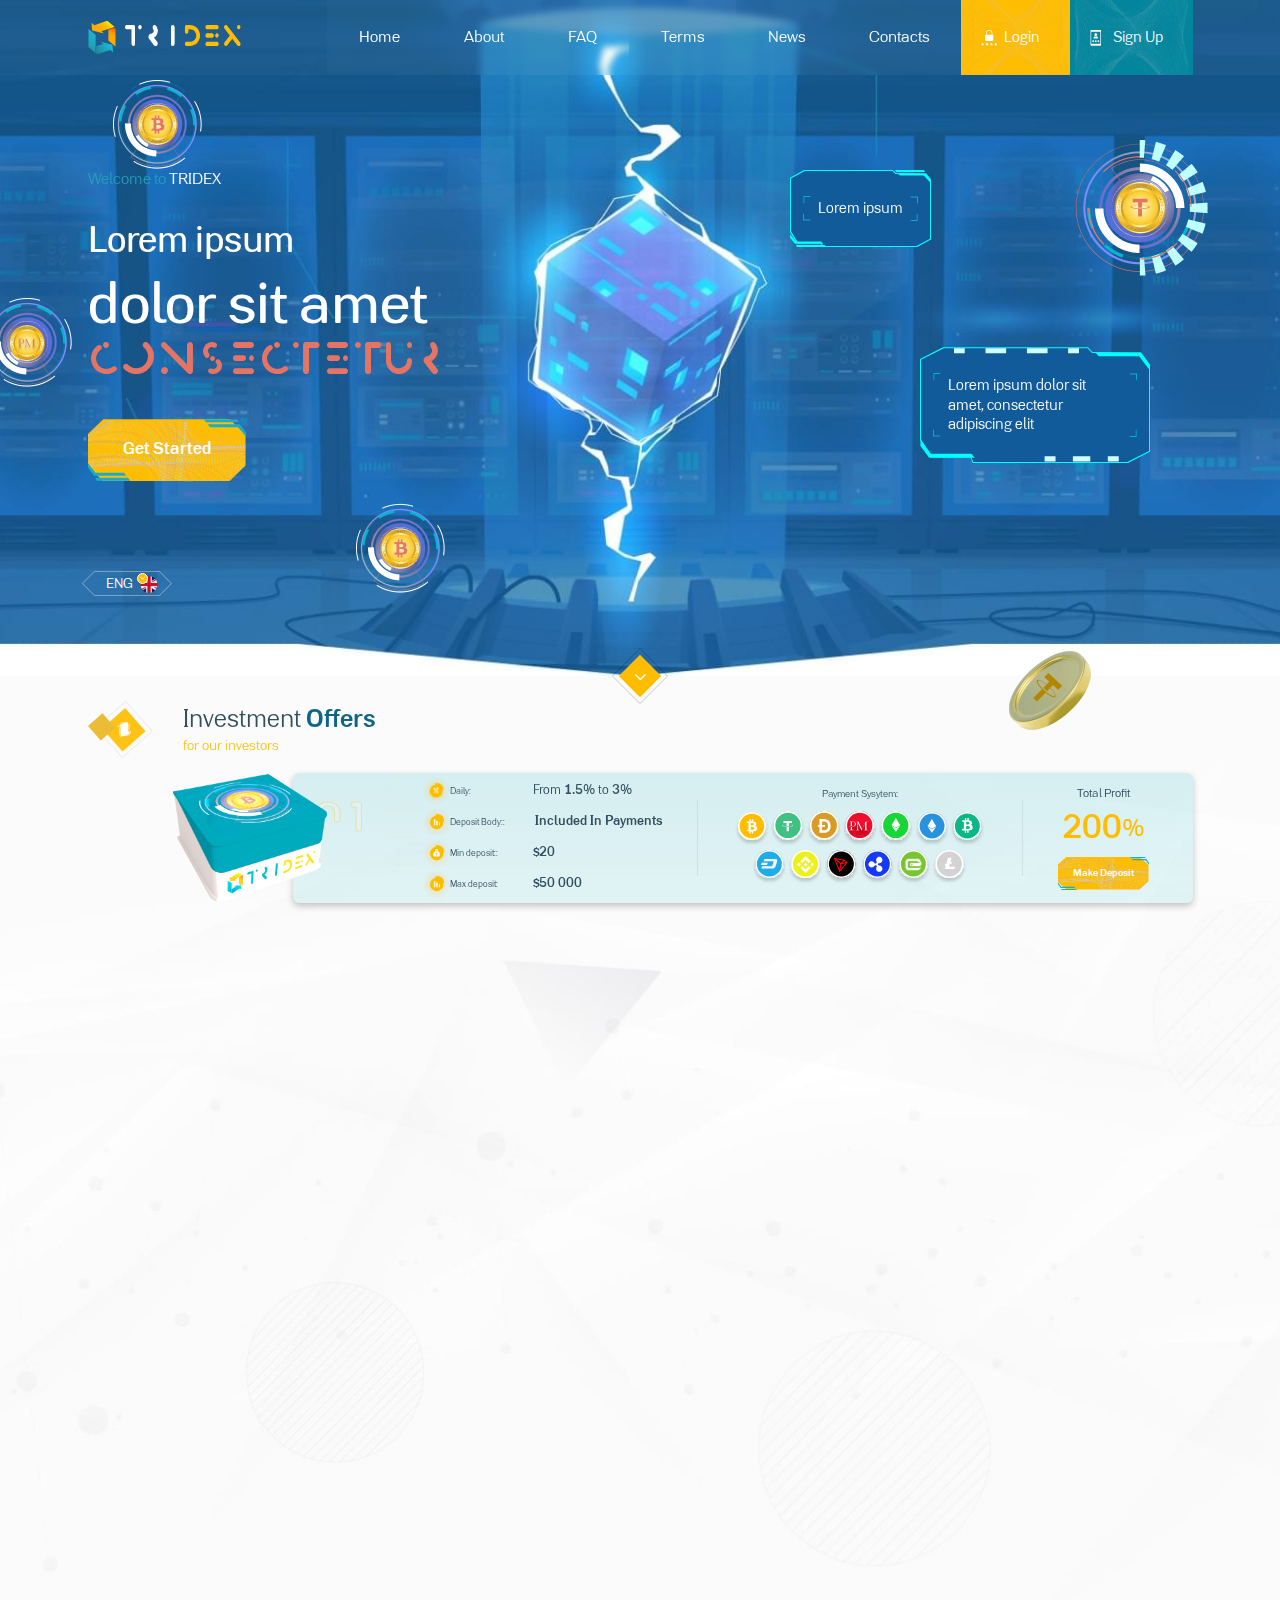
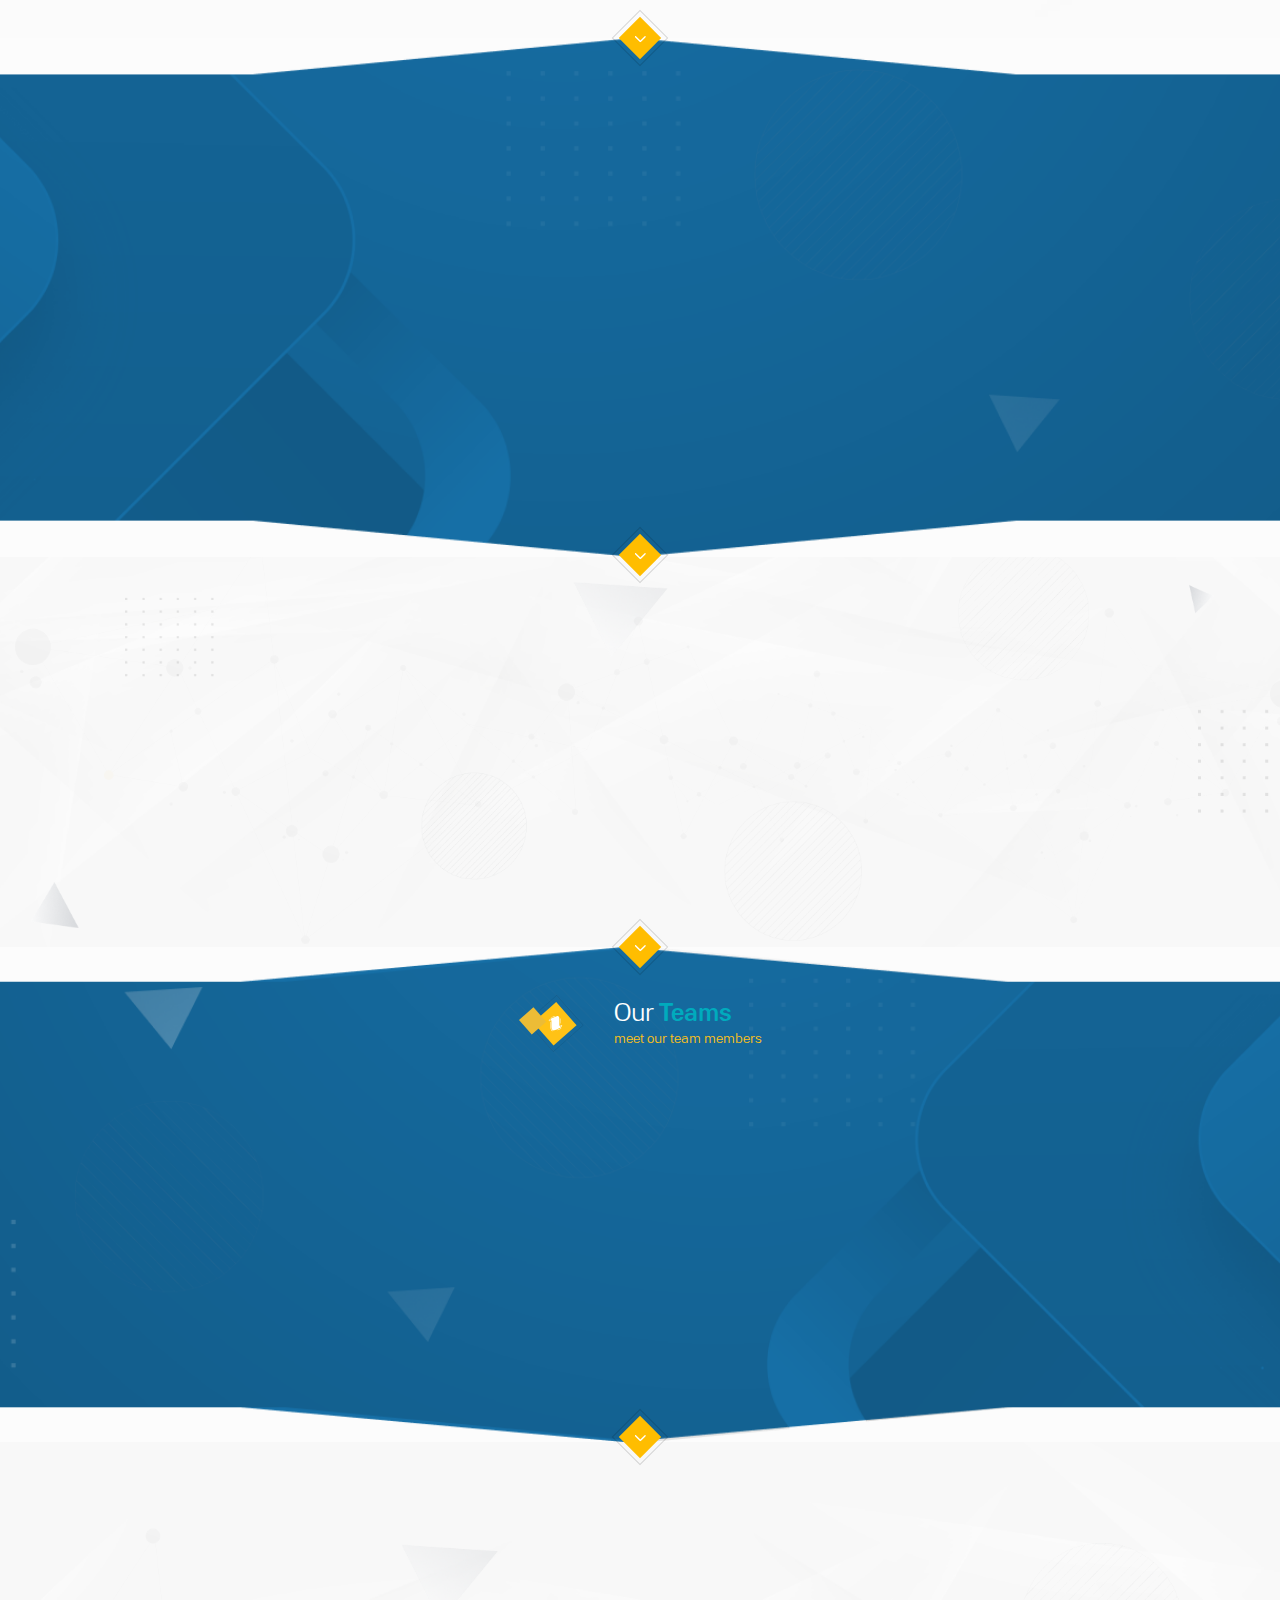
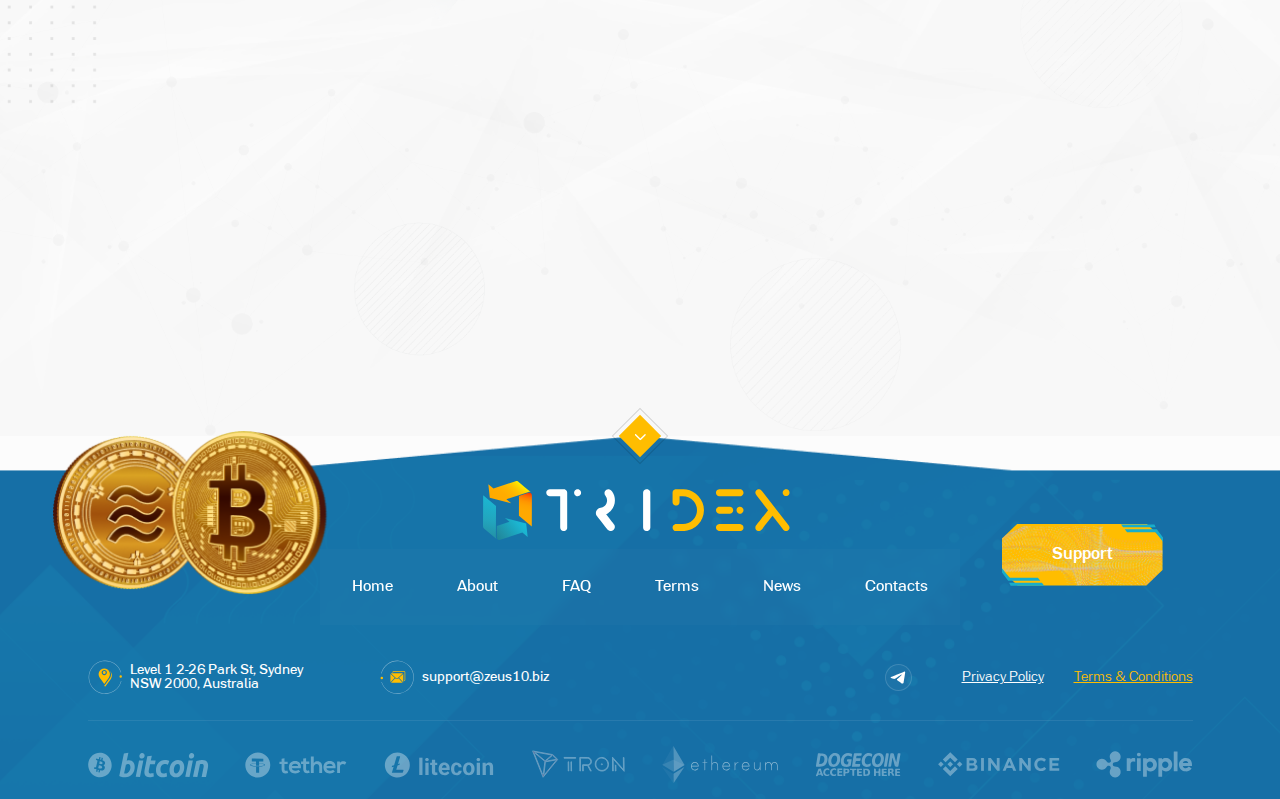
<file: index.html>
<!DOCTYPE html>
<html lang="en">

<head>
	<meta charset="UTF-8">
	<meta http-equiv="X-UA-Compatible" content="IE=edge">
	<meta name="viewport" content="width=device-width, initial-scale=1.0">
	<link rel="stylesheet" href="css/style.min.css?_v=20221004111642">
	<title>Tridex</title>
</head>

<body>
	<div class="wrapper">

		<header class="header">
			<div class="header__container _container">
				<a href="#" class="header__logo">
					<img src="img/header/logo.svg" alt="logo">
				</a>
				<div class="header__body">
					<nav class="header__menu menu">
						<ul class="menu__list">
							<li class="menu__item">
								<a href="#" class="menu__link">Home</a>
							</li>
							<li class="menu__item">
								<a href="#" class="menu__link">About</a>
							</li>
							<li class="menu__item">
								<a href="#" class="menu__link">FAQ</a>
							</li>
							<li class="menu__item">
								<a href="#" class="menu__link">Terms</a>
							</li>
							<li class="menu__item">
								<a href="#" class="menu__link">News</a>
							</li>
							<li class="menu__item">
								<a href="#" class="menu__link">Contacts</a>
							</li>
						</ul>
					</nav>
					<div data-da='.menu, 559.98, last' class="header__user">
						<a href="#" class="header__auth header__auth_login">Login</a>
						<a href="#" class="header__auth header__auth_register">Sign Up</a>
					</div>
					<button class="header__burger">
						<span></span>
						<span></span>
						<span></span>
					</button>
				</div>

			</div>
		</header>

		<main class="main">
			<section class="home" data-prlx-mouse-wrapper>
				<div class="home__container _container">
					<div class="home__body">
						<div class="home__content _anim-item _anim-no-hide">
							<h3 class="home__welcome">Welcome to <span>tridex</span></h3>
							<div class="home__info">
								<h1 class="home__title">
									<span>Lorem ipsum</span>
									dolor sit amet
								</h1>
								<h2 class="home__consectetur">consectetur</h2>
							</div>
							<a href="#" class="home__button btn">
								<div class="btn__wrapper">
									Get Started
								</div>
							</a>
						</div>
						<div class="home__items _anim-item _anim-no-hide">
							<div class="home__item">
								<div class="home__item-decor">
									<div class="home__item-wrapper">
										<div class="home__item-text">
											Lorem ipsum
											<span></span>
										</div>
									</div>
								</div>
							</div>
							<div class="home__item home__item_second">
								<div class="home__item-decor">
									<div class="home__item-wrapper">
										<div class="home__item-text">
											Lorem ipsum dolor sit amet, consectetur adipiscing elit
											<span></span>
										</div>
									</div>
								</div>
							</div>
						</div>
					</div>
					<button class="home__language language-menu _anim-item _anim-no-hide">
						<div class="language-menu__wrapper">
							<span></span>
							<div class="language-menu__text">ENG</div>
							<div class="language-menu__icon">
								<div class="language-menu__icon-wrap">
									<img src="img/home/eng.png" alt="eng">
								</div>
								<div class="language-menu__icon-arrow">
									<span>
										<svg width="7" height="4" viewBox="0 0 7 4" fill="none" xmlns="http://www.w3.org/2000/svg">
											<path fill-rule="evenodd" clip-rule="evenodd" d="M3.69343 3.24588L6.13066 1.08254C6.26374 0.956611 6.26374 0.763976 6.13066 0.64542C5.99757 0.526885 5.77299 0.526885 5.63988 0.64542L3.45221 2.5939L1.26454 0.64542C1.12316 0.526885 0.906874 0.526885 0.773764 0.64542C0.640679 0.763955 0.640679 0.956583 0.773764 1.08254L3.20266 3.24588C3.34405 3.36441 3.56033 3.36441 3.69344 3.24588H3.69343Z" fill="white" />
										</svg>
									</span>
								</div>
							</div>
						</div>
						<div class="language-menu__list">
							<a href="#" class="language-menu__item">ENG</a>
							<a href="#" class="language-menu__item">ENG</a>
						</div>
					</button>
					<div class="home__decor">
						<div data-prlx-mouse data-prlx-cx="35" data-prlx-cy="18" class="home__decor-item home__decor-item_1 _anim-item _anim-no-hide">
							<img src="img/home/decor-1.png" alt="Decor">
						</div>
						<div data-prlx-mouse data-prlx-cx="25" data-prlx-cy="28" data-prlx-dyr class="home__decor-item home__decor-item_2 _anim-item _anim-no-hide">
							<img src="img/home/decor-2.png" alt="Decor">
						</div>
						<div data-prlx-mouse data-prlx-cx="22" data-prlx-dxr data-prlx-cy="15" class="home__decor-item home__decor-item_3 _anim-item _anim-no-hide">
							<img src="img/home/decor-3.png" alt="Decor">
						</div>
						<div data-prlx-mouse data-prlx-cx="34" data-prlx-cy="40" data-prlx-dyr class="home__decor-item home__decor-item_4 _anim-item _anim-no-hide">
							<img src="img/home/decor-4.png" alt="Decor">
						</div>
						<div data-prlx-mouse data-prlx-cx="35" data-prlx-dxr data-prlx-cy="28" class="home__decor-item home__decor-item_5">
							<img src="img/home/decor-5.png" alt="Decor">
						</div>
					</div>
				</div>
				<button data-goto=".offers" class="home__goto goto">
					<span>
						<svg width="11" height="7" viewBox="0 0 11 7" fill="none" xmlns="http://www.w3.org/2000/svg">
							<path fill-rule="evenodd" clip-rule="evenodd" d="M5.97749 6.58638L10.8024 1.77795C11.0659 1.49805 11.0659 1.06988 10.8024 0.806364C10.539 0.542898 10.0943 0.542898 9.83083 0.806364L5.49996 5.13723L1.1691 0.806364C0.889192 0.542898 0.461024 0.542898 0.19751 0.806364C-0.0659562 1.06983 -0.0659562 1.49798 0.19751 1.77795L5.00594 6.58638C5.28584 6.84984 5.71401 6.84984 5.97752 6.58638H5.97749Z" fill="white" />
						</svg>
					</span>
				</button>
			</section>

			<section class="offers" data-prlx-mouse-wrapper>
				<div class="offers__container _container">
					<div class="offers__body">
						<div class="offers__main-info title _anim-item _anim-no-hide">
							<div class="title__image"><img src="img/offers/investment-offers.svg" alt="Investment"></div>
							<div class="title__text">
								<h3 class="title__main-title">Investment <span>Offers</span></h3>
								<h4 class="title__main-subtitle">For our investors</h4>
							</div>
						</div>
						<div class="offers__slider slider-offers">
							<div class="slider-offers__item tarif-item _anim-item _anim-no-hide">
								<div class="tarif-item__wrapper">
									<div class="tarif-item__block">
										<div class="tarif-item__content">
											<div class="tarif-item__number">01</div>
											<div class="tarif-item__deposits">
												<div class="tarif-item__deposit deposit-tarif">
													<div class="deposit-tarif__dep">
														<div class="deposit-tarif__icon"><img src="img/offers/deposit-icon-4.png" alt="Icon"></div>
														<div class="deposit-tarif__name">Daily:</div>
													</div>
													<div class="deposit-tarif__price">
														<span>From</span> 1.5% <span>to</span> 3%
													</div>
												</div>
												<div class="tarif-item__deposit deposit-tarif">
													<div class="deposit-tarif__dep">
														<div class="deposit-tarif__icon"><img src="img/offers/deposit-icon-3.png" alt="Icon"></div>
														<div class="deposit-tarif__name">Deposit Body::</div>
													</div>
													<div class="deposit-tarif__price">
														Included In Payments
													</div>
												</div>
												<div class="tarif-item__deposit deposit-tarif">
													<div class="deposit-tarif__dep">
														<div class="deposit-tarif__icon"><img src="img/offers/deposit-icon-1.png" alt="Icon"></div>
														<div class="deposit-tarif__name">Min deposit::</div>
													</div>
													<div class="deposit-tarif__price">
														<small>$</small>20
													</div>
												</div>
												<div class="tarif-item__deposit deposit-tarif">
													<div class="deposit-tarif__dep">
														<div class="deposit-tarif__icon"><img src="img/offers/deposit-icon-3.png" alt="Icon"></div>
														<div class="deposit-tarif__name">Max deposit:</div>
													</div>
													<div class="deposit-tarif__price">
														<small>$</small>50 000
													</div>
												</div>
											</div>
										</div>
										<div class="tarif-item__payments">
											<div class="tarif-item__payments-title">Payment Sysytem:</div>
											<div class="tarif-item__payments-items">
												<div class="tarif-item__payment"><img src="img/offers/payment-1.svg" alt="payment"></div>
												<div class="tarif-item__payment"><img src="img/offers/payment-2.svg" alt="payment"></div>
												<div class="tarif-item__payment"><img src="img/offers/payment-3.svg" alt="payment"></div>
												<div class="tarif-item__payment"><img src="img/offers/payment-4.svg" alt="payment"></div>
												<div class="tarif-item__payment"><img src="img/offers/payment-5.svg" alt="payment"></div>
												<div class="tarif-item__payment"><img src="img/offers/payment-6.svg" alt="payment"></div>
												<div class="tarif-item__payment"><img src="img/offers/payment-7.svg" alt="payment"></div>
												<div class="tarif-item__payment"><img src="img/offers/payment-8.svg" alt="payment"></div>
												<div class="tarif-item__payment"><img src="img/offers/payment-9.svg" alt="payment"></div>
												<div class="tarif-item__payment"><img src="img/offers/payment-10.svg" alt="payment"></div>
												<div class="tarif-item__payment"><img src="img/offers/payment-11.svg" alt="payment"></div>
												<div class="tarif-item__payment"><img src="img/offers/payment-12.svg" alt="payment"></div>
												<div class="tarif-item__payment"><img src="img/offers/payment-13.svg" alt="payment"></div>
											</div>
										</div>
										<div class="tarif-item__profit">
											<div class="tarif-item__profit-text">Total Profit</div>
											<div class="tarif-item__percent">200<span>%</span></div>
											<a href="#" class="tarif-item__button btn">
												<div class="btn__wrapper">
													Make Deposit
												</div>
											</a>
										</div>
										<div class="tarif-item__image"><img src="img/offers/tarif-image.png" alt="Image"></div>
									</div>
								</div>
							</div>
							<div class="slider-offers__item tarif-item _anim-item _anim-no-hide">
								<div class="tarif-item__wrapper">
									<div class="tarif-item__block">
										<div class="tarif-item__content">
											<div class="tarif-item__number">02</div>
											<div class="tarif-item__deposits">
												<div class="tarif-item__deposit deposit-tarif">
													<div class="deposit-tarif__dep">
														<div class="deposit-tarif__icon"><img src="img/offers/deposit-icon-4.png" alt="Icon"></div>
														<div class="deposit-tarif__name">Daily:</div>
													</div>
													<div class="deposit-tarif__price">
														<span>From</span> 1.5% <span>to</span> 3%
													</div>
												</div>
												<div class="tarif-item__deposit deposit-tarif">
													<div class="deposit-tarif__dep">
														<div class="deposit-tarif__icon"><img src="img/offers/deposit-icon-3.png" alt="Icon"></div>
														<div class="deposit-tarif__name">Deposit Body::</div>
													</div>
													<div class="deposit-tarif__price">
														Included In Payments
													</div>
												</div>
												<div class="tarif-item__deposit deposit-tarif">
													<div class="deposit-tarif__dep">
														<div class="deposit-tarif__icon"><img src="img/offers/deposit-icon-1.png" alt="Icon"></div>
														<div class="deposit-tarif__name">Min deposit::</div>
													</div>
													<div class="deposit-tarif__price">
														<small>$</small>20
													</div>
												</div>
												<div class="tarif-item__deposit deposit-tarif">
													<div class="deposit-tarif__dep">
														<div class="deposit-tarif__icon"><img src="img/offers/deposit-icon-3.png" alt="Icon"></div>
														<div class="deposit-tarif__name">Max deposit:</div>
													</div>
													<div class="deposit-tarif__price">
														<small>$</small>50 000
													</div>
												</div>
											</div>
										</div>
										<div class="tarif-item__payments">
											<div class="tarif-item__payments-title">Payment Sysytem:</div>
											<div class="tarif-item__payments-items">
												<div class="tarif-item__payment"><img src="img/offers/payment-1.svg" alt="payment"></div>
												<div class="tarif-item__payment"><img src="img/offers/payment-2.svg" alt="payment"></div>
												<div class="tarif-item__payment"><img src="img/offers/payment-3.svg" alt="payment"></div>
												<div class="tarif-item__payment"><img src="img/offers/payment-4.svg" alt="payment"></div>
												<div class="tarif-item__payment"><img src="img/offers/payment-5.svg" alt="payment"></div>
												<div class="tarif-item__payment"><img src="img/offers/payment-6.svg" alt="payment"></div>
												<div class="tarif-item__payment"><img src="img/offers/payment-7.svg" alt="payment"></div>
												<div class="tarif-item__payment"><img src="img/offers/payment-8.svg" alt="payment"></div>
												<div class="tarif-item__payment"><img src="img/offers/payment-9.svg" alt="payment"></div>
												<div class="tarif-item__payment"><img src="img/offers/payment-10.svg" alt="payment"></div>
												<div class="tarif-item__payment"><img src="img/offers/payment-11.svg" alt="payment"></div>
												<div class="tarif-item__payment"><img src="img/offers/payment-12.svg" alt="payment"></div>
												<div class="tarif-item__payment"><img src="img/offers/payment-13.svg" alt="payment"></div>
											</div>
										</div>
										<div class="tarif-item__profit">
											<div class="tarif-item__profit-text">Total Profit</div>
											<div class="tarif-item__percent">200<span>%</span></div>
											<a href="#" class="tarif-item__button btn">
												<div class="btn__wrapper">
													Make Deposit
												</div>
											</a>
										</div>
										<div class="tarif-item__image"><img src="img/offers/tarif-image-2.png" alt="Image"></div>
									</div>
								</div>
							</div>
							<div class="slider-offers__item tarif-item _anim-item _anim-no-hide">
								<div class="tarif-item__wrapper">
									<div class="tarif-item__block">
										<div class="tarif-item__content">
											<div class="tarif-item__number">03</div>
											<div class="tarif-item__deposits">
												<div class="tarif-item__deposit deposit-tarif">
													<div class="deposit-tarif__dep">
														<div class="deposit-tarif__icon"><img src="img/offers/deposit-icon-4.png" alt="Icon"></div>
														<div class="deposit-tarif__name">Daily:</div>
													</div>
													<div class="deposit-tarif__price">
														<span>From</span> 1.5% <span>to</span> 3%
													</div>
												</div>
												<div class="tarif-item__deposit deposit-tarif">
													<div class="deposit-tarif__dep">
														<div class="deposit-tarif__icon"><img src="img/offers/deposit-icon-3.png" alt="Icon"></div>
														<div class="deposit-tarif__name">Deposit Body::</div>
													</div>
													<div class="deposit-tarif__price">
														Included In Payments
													</div>
												</div>
												<div class="tarif-item__deposit deposit-tarif">
													<div class="deposit-tarif__dep">
														<div class="deposit-tarif__icon"><img src="img/offers/deposit-icon-1.png" alt="Icon"></div>
														<div class="deposit-tarif__name">Min deposit::</div>
													</div>
													<div class="deposit-tarif__price">
														<small>$</small>20
													</div>
												</div>
												<div class="tarif-item__deposit deposit-tarif">
													<div class="deposit-tarif__dep">
														<div class="deposit-tarif__icon"><img src="img/offers/deposit-icon-3.png" alt="Icon"></div>
														<div class="deposit-tarif__name">Max deposit:</div>
													</div>
													<div class="deposit-tarif__price">
														<small>$</small>50 000
													</div>
												</div>
											</div>
										</div>
										<div class="tarif-item__payments">
											<div class="tarif-item__payments-title">Payment Sysytem:</div>
											<div class="tarif-item__payments-items">
												<div class="tarif-item__payment"><img src="img/offers/payment-1.svg" alt="payment"></div>
												<div class="tarif-item__payment"><img src="img/offers/payment-2.svg" alt="payment"></div>
												<div class="tarif-item__payment"><img src="img/offers/payment-3.svg" alt="payment"></div>
												<div class="tarif-item__payment"><img src="img/offers/payment-4.svg" alt="payment"></div>
												<div class="tarif-item__payment"><img src="img/offers/payment-5.svg" alt="payment"></div>
												<div class="tarif-item__payment"><img src="img/offers/payment-6.svg" alt="payment"></div>
												<div class="tarif-item__payment"><img src="img/offers/payment-7.svg" alt="payment"></div>
												<div class="tarif-item__payment"><img src="img/offers/payment-8.svg" alt="payment"></div>
												<div class="tarif-item__payment"><img src="img/offers/payment-9.svg" alt="payment"></div>
												<div class="tarif-item__payment"><img src="img/offers/payment-10.svg" alt="payment"></div>
												<div class="tarif-item__payment"><img src="img/offers/payment-11.svg" alt="payment"></div>
												<div class="tarif-item__payment"><img src="img/offers/payment-12.svg" alt="payment"></div>
												<div class="tarif-item__payment"><img src="img/offers/payment-13.svg" alt="payment"></div>
											</div>
										</div>
										<div class="tarif-item__profit">
											<div class="tarif-item__profit-text">Total Profit</div>
											<div class="tarif-item__percent">200<span>%</span></div>
											<a href="#" class="tarif-item__button btn">
												<div class="btn__wrapper">
													Make Deposit
												</div>
											</a>
										</div>
										<div class="tarif-item__image"><img src="img/offers/tarif-image-3.png" alt="Image"></div>
									</div>
								</div>
							</div>
							<div class="slider-offers__item tarif-item _anim-item _anim-no-hide">
								<div class="tarif-item__wrapper">
									<div class="tarif-item__block">
										<div class="tarif-item__content">
											<div class="tarif-item__number">04</div>
											<div class="tarif-item__deposits">
												<div class="tarif-item__deposit deposit-tarif">
													<div class="deposit-tarif__dep">
														<div class="deposit-tarif__icon"><img src="img/offers/deposit-icon-4.png" alt="Icon"></div>
														<div class="deposit-tarif__name">Daily:</div>
													</div>
													<div class="deposit-tarif__price">
														<span>From</span> 1.5% <span>to</span> 3%
													</div>
												</div>
												<div class="tarif-item__deposit deposit-tarif">
													<div class="deposit-tarif__dep">
														<div class="deposit-tarif__icon"><img src="img/offers/deposit-icon-3.png" alt="Icon"></div>
														<div class="deposit-tarif__name">Deposit Body::</div>
													</div>
													<div class="deposit-tarif__price">
														Included In Payments
													</div>
												</div>
												<div class="tarif-item__deposit deposit-tarif">
													<div class="deposit-tarif__dep">
														<div class="deposit-tarif__icon"><img src="img/offers/deposit-icon-1.png" alt="Icon"></div>
														<div class="deposit-tarif__name">Min deposit::</div>
													</div>
													<div class="deposit-tarif__price">
														<small>$</small>20
													</div>
												</div>
												<div class="tarif-item__deposit deposit-tarif">
													<div class="deposit-tarif__dep">
														<div class="deposit-tarif__icon"><img src="img/offers/deposit-icon-3.png" alt="Icon"></div>
														<div class="deposit-tarif__name">Max deposit:</div>
													</div>
													<div class="deposit-tarif__price">
														<small>$</small>50 000
													</div>
												</div>
											</div>
										</div>
										<div class="tarif-item__payments">
											<div class="tarif-item__payments-title">Payment Sysytem:</div>
											<div class="tarif-item__payments-items">
												<div class="tarif-item__payment"><img src="img/offers/payment-1.svg" alt="payment"></div>
												<div class="tarif-item__payment"><img src="img/offers/payment-2.svg" alt="payment"></div>
												<div class="tarif-item__payment"><img src="img/offers/payment-3.svg" alt="payment"></div>
												<div class="tarif-item__payment"><img src="img/offers/payment-4.svg" alt="payment"></div>
												<div class="tarif-item__payment"><img src="img/offers/payment-5.svg" alt="payment"></div>
												<div class="tarif-item__payment"><img src="img/offers/payment-6.svg" alt="payment"></div>
												<div class="tarif-item__payment"><img src="img/offers/payment-7.svg" alt="payment"></div>
												<div class="tarif-item__payment"><img src="img/offers/payment-8.svg" alt="payment"></div>
												<div class="tarif-item__payment"><img src="img/offers/payment-9.svg" alt="payment"></div>
												<div class="tarif-item__payment"><img src="img/offers/payment-10.svg" alt="payment"></div>
												<div class="tarif-item__payment"><img src="img/offers/payment-11.svg" alt="payment"></div>
												<div class="tarif-item__payment"><img src="img/offers/payment-12.svg" alt="payment"></div>
												<div class="tarif-item__payment"><img src="img/offers/payment-13.svg" alt="payment"></div>
											</div>
										</div>
										<div class="tarif-item__profit">
											<div class="tarif-item__profit-text">Total Profit</div>
											<div class="tarif-item__percent">200<span>%</span></div>
											<a href="#" class="tarif-item__button btn">
												<div class="btn__wrapper">
													Make Deposit
												</div>
											</a>
										</div>
										<div class="tarif-item__image"><img src="img/offers/tarif-image-4.png" alt="Image"></div>
									</div>
								</div>
							</div>
							<div class="slider-offers__item tarif-item _anim-item _anim-no-hide">
								<div class="tarif-item__wrapper">
									<div class="tarif-item__block">
										<div class="tarif-item__content">
											<div class="tarif-item__number">05</div>
											<div class="tarif-item__deposits">
												<div class="tarif-item__deposit deposit-tarif">
													<div class="deposit-tarif__dep">
														<div class="deposit-tarif__icon"><img src="img/offers/deposit-icon-4.png" alt="Icon"></div>
														<div class="deposit-tarif__name">Daily:</div>
													</div>
													<div class="deposit-tarif__price">
														<span>From</span> 1.5% <span>to</span> 3%
													</div>
												</div>
												<div class="tarif-item__deposit deposit-tarif">
													<div class="deposit-tarif__dep">
														<div class="deposit-tarif__icon"><img src="img/offers/deposit-icon-3.png" alt="Icon"></div>
														<div class="deposit-tarif__name">Deposit Body::</div>
													</div>
													<div class="deposit-tarif__price">
														Included In Payments
													</div>
												</div>
												<div class="tarif-item__deposit deposit-tarif">
													<div class="deposit-tarif__dep">
														<div class="deposit-tarif__icon"><img src="img/offers/deposit-icon-1.png" alt="Icon"></div>
														<div class="deposit-tarif__name">Min deposit::</div>
													</div>
													<div class="deposit-tarif__price">
														<small>$</small>20
													</div>
												</div>
												<div class="tarif-item__deposit deposit-tarif">
													<div class="deposit-tarif__dep">
														<div class="deposit-tarif__icon"><img src="img/offers/deposit-icon-3.png" alt="Icon"></div>
														<div class="deposit-tarif__name">Max deposit:</div>
													</div>
													<div class="deposit-tarif__price">
														<small>$</small>50 000
													</div>
												</div>
											</div>
										</div>
										<div class="tarif-item__payments">
											<div class="tarif-item__payments-title">Payment Sysytem:</div>
											<div class="tarif-item__payments-items">
												<div class="tarif-item__payment"><img src="img/offers/payment-1.svg" alt="payment"></div>
												<div class="tarif-item__payment"><img src="img/offers/payment-2.svg" alt="payment"></div>
												<div class="tarif-item__payment"><img src="img/offers/payment-3.svg" alt="payment"></div>
												<div class="tarif-item__payment"><img src="img/offers/payment-4.svg" alt="payment"></div>
												<div class="tarif-item__payment"><img src="img/offers/payment-5.svg" alt="payment"></div>
												<div class="tarif-item__payment"><img src="img/offers/payment-6.svg" alt="payment"></div>
												<div class="tarif-item__payment"><img src="img/offers/payment-7.svg" alt="payment"></div>
												<div class="tarif-item__payment"><img src="img/offers/payment-8.svg" alt="payment"></div>
												<div class="tarif-item__payment"><img src="img/offers/payment-9.svg" alt="payment"></div>
												<div class="tarif-item__payment"><img src="img/offers/payment-10.svg" alt="payment"></div>
												<div class="tarif-item__payment"><img src="img/offers/payment-11.svg" alt="payment"></div>
												<div class="tarif-item__payment"><img src="img/offers/payment-12.svg" alt="payment"></div>
												<div class="tarif-item__payment"><img src="img/offers/payment-13.svg" alt="payment"></div>
											</div>
										</div>
										<div class="tarif-item__profit">
											<div class="tarif-item__profit-text">Total Profit</div>
											<div class="tarif-item__percent">200<span>%</span></div>
											<a href="#" class="tarif-item__button btn">
												<div class="btn__wrapper">
													Make Deposit
												</div>
											</a>
										</div>
										<div class="tarif-item__image"><img src="img/offers/tarif-image-5.png" alt="Image"></div>
									</div>
								</div>
							</div>

						</div>
						<div class="offers__tarif tarif-offer">
							<div class="tarif-offer__calculate calculate-tarif _anim-item _anim-no-hide">
								<div class="calculate-tarif__main-info">
									<h3 class="calculate-tarif__title">Calculate <span>Profit</span></h3>
									<h4 class="calculate-tarif__subtitle">For our investors</h4>
								</div>
								<div class="calculate-tarif__content">
									<div class="calculate-tarif__navigation">
										<div class="calculate-tarif__item">
											<div class="calculate-tarif__item-name">Plan:</div>
											<select name="form[]" class="calculate-tarif__item-select">
												<option value="1" selected>Tarif Name</option>
												<option value="2">Tarif Name 2</option>
												<option value="3">Tarif Name 3</option>
												<option value="4">Tarif Name 4</option>
											</select>
										</div>
										<div class="calculate-tarif__item">
											<div class="calculate-tarif__item-name">Payment:</div>
											<select name="form[]" class="calculate-tarif__item-select">
												<option value="1" selected>TRC USDT</option>
												<option value="2">TRC USDT 2</option>
												<option value="3">TRC USDT 3</option>
												<option value="4">TRC USDT 4</option>
											</select>
										</div>
									</div>
									<div class="calculate-tarif__range">
										<div class="calculate-tarif__range-info">
											<div class="calculate-tarif__range-price"><span>245.10</span>USDT</div>
											<div class="calculate-tarif__range-icon">
												<img src="img/offers/payment-2.svg" alt="Payment">
											</div>
										</div>
										<div class="calculate-tarif__range-input"></div>
									</div>
								</div>
								<div class="calculate-tarif__footer footer-calculate">
									<div class="footer-calculate__return">
										<div class="footer-calculate__return-icon"><img src="img/offers/return-icon.svg" alt="icon"></div>
										<div class="footer-calculate__return-text">Return:</div>
									</div>
									<div class="footer-calculate__items">
										<div class="footer-calculate__total">
											<div class="footer-calculate__total-text">Total:</div>
											<div class="footer-calculate__total-price"><span>2.867,51</span>$</div>
										</div>
										<div class="footer-calculate__daily">
											<div class="footer-calculate__daily-text">Daily:</div>
											<div class="footer-calculate__daily-price"> <span>2.867,51</span>$</div>
										</div>
									</div>
								</div>
							</div>
						</div>
					</div>

					<div class="offers__coins">
						<div data-prlx-mouse data-prlx-cx="35" data-prlx-cy="18" class="offers__coin offers__coin_1 _anim-item _anim-no-hide">
							<img src="img/offers/coin.png" alt="Coin">
						</div>
						<div data-prlx-mouse data-prlx-cx="25" data-prlx-cy="28" data-prlx-dyr class="offers__coin offers__coin_2 _anim-item _anim-no-hide">
							<img src="img/offers/coin-2.png" alt="Coin">
						</div>
					</div>
				</div>
			</section>

			<section class="about">
				<div class="about__container _container">
					<div class="about__main-info title _anim-item _anim-no-hide">
						<div class="title__image"><img src="img/about/about-title.svg" alt="Investment"></div>
						<div class="title__text">
							<h3 class="title__main-title">About <span>Our Company</span></h3>
							<h4 class="title__main-subtitle">information about us</h4>
						</div>
					</div>
					<div class="about__body">
						<div class="about__top top-about">
							<div class="top-about__text _anim-item _anim-no-hide">
								<p>
									Lorem ipsum dolor sit amet, consectetur adipiscing elit. Velit cras nec auctor facilisis quis nulla magna blandit platea. Blandit integer dictum pellentesque in cursus etiam amet. Velit, maecenas at lobortis arcu eleifend. Aliquet eget gravida ipsum quam viverra. Ullamcorper sed tincidunt id blandit egestas tempor netus.
								</p>
								<p>
									Ut facilisi velit ut quisque praesent blandit nunc. Praesent potenti sagittis purus lectus enim est elementum mauris. Nulla lectus gravida at vestibulum magnis cras tristique neque ante. Sollicitudin suspendisse eu eget lobortis aliquam magna. Dictumst viverra enim elit, etiam integer risus
								</p>
							</div>
							<div class="top-about__quote _anim-item _anim-no-hide">
								<div class="top-about__quote-content">
									<p>Lorem ipsum dolor sit amet, consectetur adipiscing elit. Velit cras nec auctor</p>
									<p>Lorem ipsum dolor sit amet, consectetur adipiscing elit. Velit cras nec auctor</p>
								</div>
							</div>
							<div class="top-about__main-image _anim-item _anim-no-hide">
								<img src="img/about/about-image.png" alt="Coins">
							</div>
						</div>
						<div class="about__bottom bottom-about">
							<div class="bottom-about__button-wrapper _anim-item _anim-no-hide">
								<a href="#" class="bottom-about__button btn">
									<div class="btn__wrapper">Get Started</div>
								</a>
							</div>
							<div class="bottom-about__items">
								<div class="bottom-about__item _anim-item _anim-no-hide">
									<div class="bottom-about__content">
										<h4 class="bottom-about__name">Lorem Ipsum</h4>
										<div class="bottom-about__text">Lorem ipsum dolor sit amet, consectetur adipiscing elit. </div>
									</div>
									<div class="bottom-about__image"><img src="img/about/about-item-1.svg" alt="Icon"></div>
								</div>
								<div class="bottom-about__item _anim-item _anim-no-hide">
									<div class="bottom-about__content">
										<h4 class="bottom-about__name">Lorem Ipsum</h4>
										<div class="bottom-about__text">Lorem ipsum dolor sit amet, consectetur adipiscing elit. </div>
									</div>
									<div class="bottom-about__image"><img src="img/about/about-item-2.svg" alt="Icon"></div>
								</div>
								<div class="bottom-about__item _anim-item _anim-no-hide">
									<div class="bottom-about__content">
										<h4 class="bottom-about__name">Lorem Ipsum</h4>
										<div class="bottom-about__text">Lorem ipsum dolor sit amet, consectetur adipiscing elit.</div>
									</div>
									<div class="bottom-about__image"><img src="img/about/about-item-3.svg" alt="Icon"></div>
								</div>
							</div>
						</div>
					</div>
				</div>
				<button data-goto=".about" class="about__goto-top goto">
					<span>
						<svg width="11" height="7" viewBox="0 0 11 7" fill="none" xmlns="http://www.w3.org/2000/svg">
							<path fill-rule="evenodd" clip-rule="evenodd" d="M5.97749 6.58638L10.8024 1.77795C11.0659 1.49805 11.0659 1.06988 10.8024 0.806364C10.539 0.542898 10.0943 0.542898 9.83083 0.806364L5.49996 5.13723L1.1691 0.806364C0.889192 0.542898 0.461024 0.542898 0.19751 0.806364C-0.0659562 1.06983 -0.0659562 1.49798 0.19751 1.77795L5.00594 6.58638C5.28584 6.84984 5.71401 6.84984 5.97752 6.58638H5.97749Z" fill="white" />
						</svg>
					</span>
				</button>
				<button data-goto=".program" class="about__goto-bottom goto">
					<span>
						<svg width="11" height="7" viewBox="0 0 11 7" fill="none" xmlns="http://www.w3.org/2000/svg">
							<path fill-rule="evenodd" clip-rule="evenodd" d="M5.97749 6.58638L10.8024 1.77795C11.0659 1.49805 11.0659 1.06988 10.8024 0.806364C10.539 0.542898 10.0943 0.542898 9.83083 0.806364L5.49996 5.13723L1.1691 0.806364C0.889192 0.542898 0.461024 0.542898 0.19751 0.806364C-0.0659562 1.06983 -0.0659562 1.49798 0.19751 1.77795L5.00594 6.58638C5.28584 6.84984 5.71401 6.84984 5.97752 6.58638H5.97749Z" fill="white" />
						</svg>
					</span>
				</button>
			</section>

			<section class="program">
				<div class="program__container _container">
					<div class="program__content">
						<div class="program__text _anim-item _anim-no-hide">Lorem ipsum dolor sit amet, consectetur adipiscing elit. Velit cras nec auctor facilisis quis nulla magna blandit platea. Blandit integer dictum pellentesque in cursus etiam amet. Velit, maecenas at lobortis arcu eleifend. Aliquet eget gravida ipsum quam viverra. Ullamcorper sed tincidunt id blandit egestas tempo.

						</div>
						<div class="program__blocks">
							<div class="program__row">
								<div class="program__block block-program _anim-item _anim-no-hide">
									<div class="block-program__image"><img src="img/program/program-block-1.svg" alt="block"></div>
									<div class="block-program__info">
										<div class="block-program__info-wrapper">
											<div class="block-program__percent">5<span>%</span></div>
											<div class="block-program__level">1 Lvl</div>
										</div>
									</div>
								</div>
								<div class="program__block block-program _anim-item _anim-no-hide">
									<div class="block-program__image"><img src="img/program/program-block-2.svg" alt="block"></div>
									<div class="block-program__info">
										<div class="block-program__info-wrapper">
											<div class="block-program__percent">2<span>%</span></div>
											<div class="block-program__level">2 Lvl</div>
										</div>
									</div>
								</div>
							</div>
							<div class="program__row program__row_2">
								<div class="program__block block-program _anim-item _anim-no-hide">
									<div class="block-program__image"><img src="img/program/program-block-3.svg" alt="block"></div>
									<div class="block-program__info">
										<div class="block-program__info-wrapper">
											<div class="block-program__percent">1<span>%</span></div>
											<div class="block-program__level">3 Lvl</div>
										</div>
									</div>
								</div>
								<div class="program__block block-program _anim-item _anim-no-hide">
									<div class="block-program__image"><img src="img/program/program-block-4.svg" alt="block"></div>
									<div class="block-program__info">
										<div class="block-program__info-wrapper">
											<div class="block-program__percent">0.5<span>%</span></div>
											<div class="block-program__level">4 Lvl</div>
										</div>
									</div>
								</div>
							</div>
						</div>
					</div>
					<div class="program__info info-program">
						<div class="info-program__main-info title _anim-item _anim-no-hide">
							<div class="title__image"><img src="img/program/title-icon.svg" alt="Investment"></div>
							<div class="title__text">
								<h3 class="title__main-title">Affiliate <span>Program</span></h3>
								<h4 class="title__main-subtitle">For representative and partners</h4>
							</div>
						</div>
						<div class="info-program__image _anim-item _anim-no-hide"><img src="img/program/programs-image.png" alt="image"></div>
						<div class="info-program__button-wrapper _anim-item _anim-no-hide">
							<a href="#" class="info-program__button btn">
								<div class="btn__wrapper">Get Started</div>
							</a>
						</div>
					</div>
				</div>
			</section>

			<section class="teams">
				<div class="teams__container _container">
					<div class="teams__main-info title">
						<div class="title__image"><img src="img/offers/investment-offers.svg" alt="Investment"></div>
						<div class="title__text">
							<h3 class="title__main-title">Our <span>Teams</span></h3>
							<h4 class="title__main-subtitle">meet our team members</h4>
						</div>
					</div>
					<div class="teams__items">
						<div class="teams__item _anim-item _anim-no-hide">
							<div class="teams__image"><img src="img/teams/avatar.png" alt="avatar"></div>
							<div class="teams__content">
								<div class="teams__name">Linda Edwards</div>
								<div class="teams__job">UI/UX Designer</div>
								<div class="teams__socials">
									<a href="#" class="teams__social">
										<span>
											<svg width="6" height="10" viewBox="0 0 6 10" fill="none" xmlns="http://www.w3.org/2000/svg">
												<path fill-rule="evenodd" clip-rule="evenodd" d="M5.42773 3.4375H3.55273V2.1875C3.55273 2.02174 3.61858 1.86277 3.73579 1.74556C3.853 1.62835 4.01197 1.5625 4.17773 1.5625H4.80273V0H3.55273C3.05545 0 2.57854 0.197544 2.22691 0.549175C1.87528 0.900805 1.67773 1.37772 1.67773 1.875V3.4375H0.427734V5H1.67773V10H3.55273V5H4.80273L5.42773 3.4375Z" fill="white" />
											</svg>
										</span>
									</a>
									<a href="#" class="teams__social">
										<span>
											<svg width="11" height="9" viewBox="0 0 11 9" fill="none" xmlns="http://www.w3.org/2000/svg">
												<path d="M0.745677 3.92198C0.745677 3.92198 5.24568 2.07518 6.80635 1.42487C7.40463 1.16477 9.43352 0.332382 9.43352 0.332382C9.43352 0.332382 10.37 -0.0317576 10.2919 0.852618C10.2659 1.21679 10.0578 2.49134 9.84972 3.86996C9.53756 5.82083 9.19941 7.95376 9.19941 7.95376C9.19941 7.95376 9.14739 8.55204 8.7052 8.65608C8.26302 8.76012 7.53467 8.29194 7.40463 8.18787C7.30056 8.10985 5.45376 6.93932 4.77746 6.36706C4.59537 6.211 4.38729 5.89888 4.80345 5.5347C5.73989 4.67632 6.85837 3.60986 7.53467 2.93356C7.84682 2.62141 8.15894 1.89309 6.85837 2.77746C5.01157 4.05204 3.19076 5.24858 3.19076 5.24858C3.19076 5.24858 2.77457 5.50868 1.99423 5.27457C1.21386 5.0405 0.303453 4.72834 0.303453 4.72834C0.303453 4.72834 -0.320787 4.33817 0.745677 3.92198V3.92198Z" fill="white" />
											</svg>
										</span>
									</a>
									<a href="#" class="teams__social">
										<span>
											<svg width="11" height="10" viewBox="0 0 11 10" fill="none" xmlns="http://www.w3.org/2000/svg">
												<path d="M3.20744 0C1.43873 0 0 1.30915 0 2.91748V7.08415C0 8.69206 1.44006 10 3.20923 10H7.79256C9.56127 10 11 8.69085 11 7.08252V2.91585C11 1.30794 9.55994 0 7.79077 0H3.20744ZM8.70833 1.66667C8.96133 1.66667 9.16667 1.85333 9.16667 2.08333C9.16667 2.31333 8.96133 2.5 8.70833 2.5C8.45533 2.5 8.25 2.31333 8.25 2.08333C8.25 1.85333 8.45533 1.66667 8.70833 1.66667ZM5.5 2.5C7.01662 2.5 8.25 3.62125 8.25 5C8.25 6.37875 7.01662 7.5 5.5 7.5C3.98338 7.5 2.75 6.37875 2.75 5C2.75 3.62125 3.98338 2.5 5.5 2.5ZM5.5 3.33333C5.01377 3.33333 4.54745 3.50893 4.20364 3.82149C3.85982 4.13405 3.66667 4.55797 3.66667 5C3.66667 5.44203 3.85982 5.86595 4.20364 6.17851C4.54745 6.49107 5.01377 6.66667 5.5 6.66667C5.98623 6.66667 6.45255 6.49107 6.79636 6.17851C7.14018 5.86595 7.33333 5.44203 7.33333 5C7.33333 4.55797 7.14018 4.13405 6.79636 3.82149C6.45255 3.50893 5.98623 3.33333 5.5 3.33333Z" fill="white" />
											</svg>
										</span>
									</a>
								</div>
							</div>
						</div>
						<div class="teams__item _anim-item _anim-no-hide">
							<div class="teams__image"><img src="img/teams/avatar.png" alt="avatar"></div>
							<div class="teams__content">
								<div class="teams__name">Linda Edwards</div>
								<div class="teams__job">UI/UX Designer</div>
								<div class="teams__socials">
									<a href="#" class="teams__social">
										<span>
											<svg width="6" height="10" viewBox="0 0 6 10" fill="none" xmlns="http://www.w3.org/2000/svg">
												<path fill-rule="evenodd" clip-rule="evenodd" d="M5.42773 3.4375H3.55273V2.1875C3.55273 2.02174 3.61858 1.86277 3.73579 1.74556C3.853 1.62835 4.01197 1.5625 4.17773 1.5625H4.80273V0H3.55273C3.05545 0 2.57854 0.197544 2.22691 0.549175C1.87528 0.900805 1.67773 1.37772 1.67773 1.875V3.4375H0.427734V5H1.67773V10H3.55273V5H4.80273L5.42773 3.4375Z" fill="white" />
											</svg>
										</span>
									</a>
									<a href="#" class="teams__social">
										<span>
											<svg width="11" height="9" viewBox="0 0 11 9" fill="none" xmlns="http://www.w3.org/2000/svg">
												<path d="M0.745677 3.92198C0.745677 3.92198 5.24568 2.07518 6.80635 1.42487C7.40463 1.16477 9.43352 0.332382 9.43352 0.332382C9.43352 0.332382 10.37 -0.0317576 10.2919 0.852618C10.2659 1.21679 10.0578 2.49134 9.84972 3.86996C9.53756 5.82083 9.19941 7.95376 9.19941 7.95376C9.19941 7.95376 9.14739 8.55204 8.7052 8.65608C8.26302 8.76012 7.53467 8.29194 7.40463 8.18787C7.30056 8.10985 5.45376 6.93932 4.77746 6.36706C4.59537 6.211 4.38729 5.89888 4.80345 5.5347C5.73989 4.67632 6.85837 3.60986 7.53467 2.93356C7.84682 2.62141 8.15894 1.89309 6.85837 2.77746C5.01157 4.05204 3.19076 5.24858 3.19076 5.24858C3.19076 5.24858 2.77457 5.50868 1.99423 5.27457C1.21386 5.0405 0.303453 4.72834 0.303453 4.72834C0.303453 4.72834 -0.320787 4.33817 0.745677 3.92198V3.92198Z" fill="white" />
											</svg>
										</span>
									</a>
									<a href="#" class="teams__social">
										<span>
											<svg width="11" height="10" viewBox="0 0 11 10" fill="none" xmlns="http://www.w3.org/2000/svg">
												<path d="M3.20744 0C1.43873 0 0 1.30915 0 2.91748V7.08415C0 8.69206 1.44006 10 3.20923 10H7.79256C9.56127 10 11 8.69085 11 7.08252V2.91585C11 1.30794 9.55994 0 7.79077 0H3.20744ZM8.70833 1.66667C8.96133 1.66667 9.16667 1.85333 9.16667 2.08333C9.16667 2.31333 8.96133 2.5 8.70833 2.5C8.45533 2.5 8.25 2.31333 8.25 2.08333C8.25 1.85333 8.45533 1.66667 8.70833 1.66667ZM5.5 2.5C7.01662 2.5 8.25 3.62125 8.25 5C8.25 6.37875 7.01662 7.5 5.5 7.5C3.98338 7.5 2.75 6.37875 2.75 5C2.75 3.62125 3.98338 2.5 5.5 2.5ZM5.5 3.33333C5.01377 3.33333 4.54745 3.50893 4.20364 3.82149C3.85982 4.13405 3.66667 4.55797 3.66667 5C3.66667 5.44203 3.85982 5.86595 4.20364 6.17851C4.54745 6.49107 5.01377 6.66667 5.5 6.66667C5.98623 6.66667 6.45255 6.49107 6.79636 6.17851C7.14018 5.86595 7.33333 5.44203 7.33333 5C7.33333 4.55797 7.14018 4.13405 6.79636 3.82149C6.45255 3.50893 5.98623 3.33333 5.5 3.33333Z" fill="white" />
											</svg>
										</span>
									</a>
								</div>
							</div>
						</div>
						<div class="teams__item _anim-item _anim-no-hide">
							<div class="teams__image"><img src="img/teams/avatar.png" alt="avatar"></div>
							<div class="teams__content">
								<div class="teams__name">Linda Edwards</div>
								<div class="teams__job">UI/UX Designer</div>
								<div class="teams__socials">
									<a href="#" class="teams__social">
										<span>
											<svg width="6" height="10" viewBox="0 0 6 10" fill="none" xmlns="http://www.w3.org/2000/svg">
												<path fill-rule="evenodd" clip-rule="evenodd" d="M5.42773 3.4375H3.55273V2.1875C3.55273 2.02174 3.61858 1.86277 3.73579 1.74556C3.853 1.62835 4.01197 1.5625 4.17773 1.5625H4.80273V0H3.55273C3.05545 0 2.57854 0.197544 2.22691 0.549175C1.87528 0.900805 1.67773 1.37772 1.67773 1.875V3.4375H0.427734V5H1.67773V10H3.55273V5H4.80273L5.42773 3.4375Z" fill="white" />
											</svg>
										</span>
									</a>
									<a href="#" class="teams__social">
										<span>
											<svg width="11" height="9" viewBox="0 0 11 9" fill="none" xmlns="http://www.w3.org/2000/svg">
												<path d="M0.745677 3.92198C0.745677 3.92198 5.24568 2.07518 6.80635 1.42487C7.40463 1.16477 9.43352 0.332382 9.43352 0.332382C9.43352 0.332382 10.37 -0.0317576 10.2919 0.852618C10.2659 1.21679 10.0578 2.49134 9.84972 3.86996C9.53756 5.82083 9.19941 7.95376 9.19941 7.95376C9.19941 7.95376 9.14739 8.55204 8.7052 8.65608C8.26302 8.76012 7.53467 8.29194 7.40463 8.18787C7.30056 8.10985 5.45376 6.93932 4.77746 6.36706C4.59537 6.211 4.38729 5.89888 4.80345 5.5347C5.73989 4.67632 6.85837 3.60986 7.53467 2.93356C7.84682 2.62141 8.15894 1.89309 6.85837 2.77746C5.01157 4.05204 3.19076 5.24858 3.19076 5.24858C3.19076 5.24858 2.77457 5.50868 1.99423 5.27457C1.21386 5.0405 0.303453 4.72834 0.303453 4.72834C0.303453 4.72834 -0.320787 4.33817 0.745677 3.92198V3.92198Z" fill="white" />
											</svg>
										</span>
									</a>
									<a href="#" class="teams__social">
										<span>
											<svg width="11" height="10" viewBox="0 0 11 10" fill="none" xmlns="http://www.w3.org/2000/svg">
												<path d="M3.20744 0C1.43873 0 0 1.30915 0 2.91748V7.08415C0 8.69206 1.44006 10 3.20923 10H7.79256C9.56127 10 11 8.69085 11 7.08252V2.91585C11 1.30794 9.55994 0 7.79077 0H3.20744ZM8.70833 1.66667C8.96133 1.66667 9.16667 1.85333 9.16667 2.08333C9.16667 2.31333 8.96133 2.5 8.70833 2.5C8.45533 2.5 8.25 2.31333 8.25 2.08333C8.25 1.85333 8.45533 1.66667 8.70833 1.66667ZM5.5 2.5C7.01662 2.5 8.25 3.62125 8.25 5C8.25 6.37875 7.01662 7.5 5.5 7.5C3.98338 7.5 2.75 6.37875 2.75 5C2.75 3.62125 3.98338 2.5 5.5 2.5ZM5.5 3.33333C5.01377 3.33333 4.54745 3.50893 4.20364 3.82149C3.85982 4.13405 3.66667 4.55797 3.66667 5C3.66667 5.44203 3.85982 5.86595 4.20364 6.17851C4.54745 6.49107 5.01377 6.66667 5.5 6.66667C5.98623 6.66667 6.45255 6.49107 6.79636 6.17851C7.14018 5.86595 7.33333 5.44203 7.33333 5C7.33333 4.55797 7.14018 4.13405 6.79636 3.82149C6.45255 3.50893 5.98623 3.33333 5.5 3.33333Z" fill="white" />
											</svg>
										</span>
									</a>
								</div>
							</div>
						</div>
						<div class="teams__item _anim-item _anim-no-hide">
							<div class="teams__image"><img src="img/teams/avatar.png" alt="avatar"></div>
							<div class="teams__content">
								<div class="teams__name">Linda Edwards</div>
								<div class="teams__job">UI/UX Designer</div>
								<div class="teams__socials">
									<a href="#" class="teams__social">
										<span>
											<svg width="6" height="10" viewBox="0 0 6 10" fill="none" xmlns="http://www.w3.org/2000/svg">
												<path fill-rule="evenodd" clip-rule="evenodd" d="M5.42773 3.4375H3.55273V2.1875C3.55273 2.02174 3.61858 1.86277 3.73579 1.74556C3.853 1.62835 4.01197 1.5625 4.17773 1.5625H4.80273V0H3.55273C3.05545 0 2.57854 0.197544 2.22691 0.549175C1.87528 0.900805 1.67773 1.37772 1.67773 1.875V3.4375H0.427734V5H1.67773V10H3.55273V5H4.80273L5.42773 3.4375Z" fill="white" />
											</svg>
										</span>
									</a>
									<a href="#" class="teams__social">
										<span>
											<svg width="11" height="9" viewBox="0 0 11 9" fill="none" xmlns="http://www.w3.org/2000/svg">
												<path d="M0.745677 3.92198C0.745677 3.92198 5.24568 2.07518 6.80635 1.42487C7.40463 1.16477 9.43352 0.332382 9.43352 0.332382C9.43352 0.332382 10.37 -0.0317576 10.2919 0.852618C10.2659 1.21679 10.0578 2.49134 9.84972 3.86996C9.53756 5.82083 9.19941 7.95376 9.19941 7.95376C9.19941 7.95376 9.14739 8.55204 8.7052 8.65608C8.26302 8.76012 7.53467 8.29194 7.40463 8.18787C7.30056 8.10985 5.45376 6.93932 4.77746 6.36706C4.59537 6.211 4.38729 5.89888 4.80345 5.5347C5.73989 4.67632 6.85837 3.60986 7.53467 2.93356C7.84682 2.62141 8.15894 1.89309 6.85837 2.77746C5.01157 4.05204 3.19076 5.24858 3.19076 5.24858C3.19076 5.24858 2.77457 5.50868 1.99423 5.27457C1.21386 5.0405 0.303453 4.72834 0.303453 4.72834C0.303453 4.72834 -0.320787 4.33817 0.745677 3.92198V3.92198Z" fill="white" />
											</svg>
										</span>
									</a>
									<a href="#" class="teams__social">
										<span>
											<svg width="11" height="10" viewBox="0 0 11 10" fill="none" xmlns="http://www.w3.org/2000/svg">
												<path d="M3.20744 0C1.43873 0 0 1.30915 0 2.91748V7.08415C0 8.69206 1.44006 10 3.20923 10H7.79256C9.56127 10 11 8.69085 11 7.08252V2.91585C11 1.30794 9.55994 0 7.79077 0H3.20744ZM8.70833 1.66667C8.96133 1.66667 9.16667 1.85333 9.16667 2.08333C9.16667 2.31333 8.96133 2.5 8.70833 2.5C8.45533 2.5 8.25 2.31333 8.25 2.08333C8.25 1.85333 8.45533 1.66667 8.70833 1.66667ZM5.5 2.5C7.01662 2.5 8.25 3.62125 8.25 5C8.25 6.37875 7.01662 7.5 5.5 7.5C3.98338 7.5 2.75 6.37875 2.75 5C2.75 3.62125 3.98338 2.5 5.5 2.5ZM5.5 3.33333C5.01377 3.33333 4.54745 3.50893 4.20364 3.82149C3.85982 4.13405 3.66667 4.55797 3.66667 5C3.66667 5.44203 3.85982 5.86595 4.20364 6.17851C4.54745 6.49107 5.01377 6.66667 5.5 6.66667C5.98623 6.66667 6.45255 6.49107 6.79636 6.17851C7.14018 5.86595 7.33333 5.44203 7.33333 5C7.33333 4.55797 7.14018 4.13405 6.79636 3.82149C6.45255 3.50893 5.98623 3.33333 5.5 3.33333Z" fill="white" />
											</svg>
										</span>
									</a>
								</div>
							</div>
						</div>
						<div class="teams__item _anim-item _anim-no-hide">
							<div class="teams__image"><img src="img/teams/avatar.png" alt="avatar"></div>
							<div class="teams__content">
								<div class="teams__name">Linda Edwards</div>
								<div class="teams__job">UI/UX Designer</div>
								<div class="teams__socials">
									<a href="#" class="teams__social">
										<span>
											<svg width="6" height="10" viewBox="0 0 6 10" fill="none" xmlns="http://www.w3.org/2000/svg">
												<path fill-rule="evenodd" clip-rule="evenodd" d="M5.42773 3.4375H3.55273V2.1875C3.55273 2.02174 3.61858 1.86277 3.73579 1.74556C3.853 1.62835 4.01197 1.5625 4.17773 1.5625H4.80273V0H3.55273C3.05545 0 2.57854 0.197544 2.22691 0.549175C1.87528 0.900805 1.67773 1.37772 1.67773 1.875V3.4375H0.427734V5H1.67773V10H3.55273V5H4.80273L5.42773 3.4375Z" fill="white" />
											</svg>
										</span>
									</a>
									<a href="#" class="teams__social">
										<span>
											<svg width="11" height="9" viewBox="0 0 11 9" fill="none" xmlns="http://www.w3.org/2000/svg">
												<path d="M0.745677 3.92198C0.745677 3.92198 5.24568 2.07518 6.80635 1.42487C7.40463 1.16477 9.43352 0.332382 9.43352 0.332382C9.43352 0.332382 10.37 -0.0317576 10.2919 0.852618C10.2659 1.21679 10.0578 2.49134 9.84972 3.86996C9.53756 5.82083 9.19941 7.95376 9.19941 7.95376C9.19941 7.95376 9.14739 8.55204 8.7052 8.65608C8.26302 8.76012 7.53467 8.29194 7.40463 8.18787C7.30056 8.10985 5.45376 6.93932 4.77746 6.36706C4.59537 6.211 4.38729 5.89888 4.80345 5.5347C5.73989 4.67632 6.85837 3.60986 7.53467 2.93356C7.84682 2.62141 8.15894 1.89309 6.85837 2.77746C5.01157 4.05204 3.19076 5.24858 3.19076 5.24858C3.19076 5.24858 2.77457 5.50868 1.99423 5.27457C1.21386 5.0405 0.303453 4.72834 0.303453 4.72834C0.303453 4.72834 -0.320787 4.33817 0.745677 3.92198V3.92198Z" fill="white" />
											</svg>
										</span>
									</a>
									<a href="#" class="teams__social">
										<span>
											<svg width="11" height="10" viewBox="0 0 11 10" fill="none" xmlns="http://www.w3.org/2000/svg">
												<path d="M3.20744 0C1.43873 0 0 1.30915 0 2.91748V7.08415C0 8.69206 1.44006 10 3.20923 10H7.79256C9.56127 10 11 8.69085 11 7.08252V2.91585C11 1.30794 9.55994 0 7.79077 0H3.20744ZM8.70833 1.66667C8.96133 1.66667 9.16667 1.85333 9.16667 2.08333C9.16667 2.31333 8.96133 2.5 8.70833 2.5C8.45533 2.5 8.25 2.31333 8.25 2.08333C8.25 1.85333 8.45533 1.66667 8.70833 1.66667ZM5.5 2.5C7.01662 2.5 8.25 3.62125 8.25 5C8.25 6.37875 7.01662 7.5 5.5 7.5C3.98338 7.5 2.75 6.37875 2.75 5C2.75 3.62125 3.98338 2.5 5.5 2.5ZM5.5 3.33333C5.01377 3.33333 4.54745 3.50893 4.20364 3.82149C3.85982 4.13405 3.66667 4.55797 3.66667 5C3.66667 5.44203 3.85982 5.86595 4.20364 6.17851C4.54745 6.49107 5.01377 6.66667 5.5 6.66667C5.98623 6.66667 6.45255 6.49107 6.79636 6.17851C7.14018 5.86595 7.33333 5.44203 7.33333 5C7.33333 4.55797 7.14018 4.13405 6.79636 3.82149C6.45255 3.50893 5.98623 3.33333 5.5 3.33333Z" fill="white" />
											</svg>
										</span>
									</a>
								</div>
							</div>
						</div>
					</div>
				</div>
				<button data-goto=".teams" class="teams__goto-top goto">
					<span>
						<svg width="11" height="7" viewBox="0 0 11 7" fill="none" xmlns="http://www.w3.org/2000/svg">
							<path fill-rule="evenodd" clip-rule="evenodd" d="M5.97749 6.58638L10.8024 1.77795C11.0659 1.49805 11.0659 1.06988 10.8024 0.806364C10.539 0.542898 10.0943 0.542898 9.83083 0.806364L5.49996 5.13723L1.1691 0.806364C0.889192 0.542898 0.461024 0.542898 0.19751 0.806364C-0.0659562 1.06983 -0.0659562 1.49798 0.19751 1.77795L5.00594 6.58638C5.28584 6.84984 5.71401 6.84984 5.97752 6.58638H5.97749Z" fill="white" />
						</svg>
					</span>
				</button>
				<button data-goto=".statistics" class="teams__goto-bottom goto">
					<span>
						<svg width="11" height="7" viewBox="0 0 11 7" fill="none" xmlns="http://www.w3.org/2000/svg">
							<path fill-rule="evenodd" clip-rule="evenodd" d="M5.97749 6.58638L10.8024 1.77795C11.0659 1.49805 11.0659 1.06988 10.8024 0.806364C10.539 0.542898 10.0943 0.542898 9.83083 0.806364L5.49996 5.13723L1.1691 0.806364C0.889192 0.542898 0.461024 0.542898 0.19751 0.806364C-0.0659562 1.06983 -0.0659562 1.49798 0.19751 1.77795L5.00594 6.58638C5.28584 6.84984 5.71401 6.84984 5.97752 6.58638H5.97749Z" fill="white" />
						</svg>
					</span>
				</button>
			</section>

			<section class="statistics">
				<div class="statistics__container _container">
					<div class="statistics__top top-statistics">
						<div class="top-statistics__info">
							<div class="top-statistics__main-info title _anim-item _anim-no-hide">
								<div class="title__image"><img src="img/offers/investment-offers.svg" alt="Investment"></div>
								<div class="title__text">
									<h3 class="title__main-title">Our <span>Statistics</span></h3>
									<h4 class="title__main-subtitle">in numbers</h4>
								</div>
							</div>
							<div class="top-statistics__text _anim-item _anim-no-hide">Lorem ipsum dolor sit amet, consectetur adipiscing elit. Velit cras nec auctor facilisis quis nulla magna blandit platea. </div>
						</div>
						<div class="top-statistics__blocks">
							<div class="top-statistics__block block-statistic  _anim-item _anim-no-hide">
								<div class="block-statistic__title">Total Investment</div>
								<div class="block-statistic__numbers">100 000<span>$</span></div>
								<div class="block-statistic__icon"><img src="img/statistics/block-statistic-1.svg" alt="icon"></div>
								<div class="block-statistic__arrow">
									<span>
										<svg width="15" height="8" viewBox="0 0 15 8" fill="none" xmlns="http://www.w3.org/2000/svg">
											<path fill-rule="evenodd" clip-rule="evenodd" d="M8.0928 0.873922L14.0824 6.59941C14.4095 6.93269 14.4095 7.44252 14.0824 7.75629C13.7554 8.07001 13.2034 8.07001 12.8763 7.75629L7.5 2.59945L2.12369 7.75629C1.77622 8.07001 1.24469 8.07001 0.917571 7.75629C0.590505 7.44258 0.590505 6.93277 0.917571 6.59941L6.88672 0.873922C7.23419 0.560208 7.76572 0.560208 8.09284 0.873922H8.0928Z" fill="black" fill-opacity="0.13" />
										</svg>
									</span>
								</div>
							</div>
							<div class="top-statistics__block block-statistic  _anim-item _anim-no-hide">
								<div class="block-statistic__title">Total Paidout</div>
								<div class="block-statistic__numbers">100 000<span>$</span></div>
								<div class="block-statistic__icon"><img src="img/statistics/block-statistic-2.svg" alt="icon"></div>
								<div class="block-statistic__arrow">
									<span>
										<svg width="15" height="8" viewBox="0 0 15 8" fill="none" xmlns="http://www.w3.org/2000/svg">
											<path fill-rule="evenodd" clip-rule="evenodd" d="M8.0928 0.873922L14.0824 6.59941C14.4095 6.93269 14.4095 7.44252 14.0824 7.75629C13.7554 8.07001 13.2034 8.07001 12.8763 7.75629L7.5 2.59945L2.12369 7.75629C1.77622 8.07001 1.24469 8.07001 0.917571 7.75629C0.590505 7.44258 0.590505 6.93277 0.917571 6.59941L6.88672 0.873922C7.23419 0.560208 7.76572 0.560208 8.09284 0.873922H8.0928Z" fill="black" fill-opacity="0.13" />
										</svg>
									</span>
								</div>
							</div>
							<div class="top-statistics__block block-statistic  _anim-item _anim-no-hide">
								<div class="block-statistic__title">Total Users</div>
								<div class="block-statistic__numbers">2321</div>
								<div class="block-statistic__icon"><img src="img/statistics/block-statistic-3.svg" alt="icon"></div>
								<div class="block-statistic__arrow">
									<span>
										<svg width="15" height="8" viewBox="0 0 15 8" fill="none" xmlns="http://www.w3.org/2000/svg">
											<path fill-rule="evenodd" clip-rule="evenodd" d="M8.0928 0.873922L14.0824 6.59941C14.4095 6.93269 14.4095 7.44252 14.0824 7.75629C13.7554 8.07001 13.2034 8.07001 12.8763 7.75629L7.5 2.59945L2.12369 7.75629C1.77622 8.07001 1.24469 8.07001 0.917571 7.75629C0.590505 7.44258 0.590505 6.93277 0.917571 6.59941L6.88672 0.873922C7.23419 0.560208 7.76572 0.560208 8.09284 0.873922H8.0928Z" fill="black" fill-opacity="0.13" />
										</svg>
									</span>
								</div>
							</div>
							<div class="top-statistics__block block-statistic  _anim-item _anim-no-hide">
								<div class="block-statistic__title">Total Visitors</div>
								<div class="block-statistic__numbers">2132</div>
								<div class="block-statistic__icon"><img src="img/statistics/block-statistic-4.svg" alt="icon"></div>
								<div class="block-statistic__arrow">
									<span>
										<svg width="15" height="8" viewBox="0 0 15 8" fill="none" xmlns="http://www.w3.org/2000/svg">
											<path fill-rule="evenodd" clip-rule="evenodd" d="M8.0928 0.873922L14.0824 6.59941C14.4095 6.93269 14.4095 7.44252 14.0824 7.75629C13.7554 8.07001 13.2034 8.07001 12.8763 7.75629L7.5 2.59945L2.12369 7.75629C1.77622 8.07001 1.24469 8.07001 0.917571 7.75629C0.590505 7.44258 0.590505 6.93277 0.917571 6.59941L6.88672 0.873922C7.23419 0.560208 7.76572 0.560208 8.09284 0.873922H8.0928Z" fill="black" fill-opacity="0.13" />
										</svg>
									</span>
								</div>
							</div>
						</div>
					</div>
					<div class="statistics__cards cards-statistics">
						<div class="cards-statistics__block">
							<div class="cards-statistics__header _anim-item _anim-no-hide">
								<div class="cards-statistics__title-wrapper">
									[
									<div class="cards-statistics__title">
										Last Deposits
										<span>10</span>
									</div>
									]
								</div>
								<div class="cards-statistics__price"><span>23497.45</span>$</div>
							</div>
							<div class="cards-statistics__items">
								<div class="cards-statistics__item item-card _anim-item _anim-no-hide">
									<div class="item-card__price">23222.223<span>$</span></div>
									<div class="item-card__time">2 minutes ago</div>
									<div class="item-card__user">User*****</div>
									<div class="item-card__payment-wrapper">
										<div class="item-card__payment"><img src="img/statistics/payment.svg" alt="payment"></div>
									</div>
									<div class="item-card__number">01</div>
								</div>
								<div class="cards-statistics__item item-card _anim-item _anim-no-hide">
									<div class="item-card__price">23222.223<span>$</span></div>
									<div class="item-card__time">2 minutes ago</div>
									<div class="item-card__user">User*****</div>
									<div class="item-card__payment-wrapper">
										<div class="item-card__payment"><img src="img/statistics/payment.svg" alt="payment"></div>
									</div>
									<div class="item-card__number">01</div>
								</div>
								<div class="cards-statistics__item item-card _anim-item _anim-no-hide">
									<div class="item-card__price">23222.223<span>$</span></div>
									<div class="item-card__time">2 minutes ago</div>
									<div class="item-card__user">User*****</div>
									<div class="item-card__payment-wrapper">
										<div class="item-card__payment"><img src="img/statistics/payment.svg" alt="payment"></div>
									</div>
									<div class="item-card__number">01</div>
								</div>
								<div class="cards-statistics__item item-card _anim-item _anim-no-hide">
									<div class="item-card__price">23222.223<span>$</span></div>
									<div class="item-card__time">2 minutes ago</div>
									<div class="item-card__user">User*****</div>
									<div class="item-card__payment-wrapper">
										<div class="item-card__payment"><img src="img/statistics/payment.svg" alt="payment"></div>
									</div>
									<div class="item-card__number">01</div>
								</div>
								<div class="cards-statistics__item item-card _anim-item _anim-no-hide">
									<div class="item-card__price">23222.223<span>$</span></div>
									<div class="item-card__time">2 minutes ago</div>
									<div class="item-card__user">User*****</div>
									<div class="item-card__payment-wrapper">
										<div class="item-card__payment"><img src="img/statistics/payment.svg" alt="payment"></div>
									</div>
									<div class="item-card__number">01</div>
								</div>
								<div class="cards-statistics__item item-card _anim-item _anim-no-hide">
									<div class="item-card__price">23222.223<span>$</span></div>
									<div class="item-card__time">2 minutes ago</div>
									<div class="item-card__user">User*****</div>
									<div class="item-card__payment-wrapper">
										<div class="item-card__payment"><img src="img/statistics/payment.svg" alt="payment"></div>
									</div>
									<div class="item-card__number">01</div>
								</div>
								<div class="cards-statistics__item item-card _anim-item _anim-no-hide">
									<div class="item-card__price">23222.223<span>$</span></div>
									<div class="item-card__time">2 minutes ago</div>
									<div class="item-card__user">User*****</div>
									<div class="item-card__payment-wrapper">
										<div class="item-card__payment"><img src="img/statistics/payment.svg" alt="payment"></div>
									</div>
									<div class="item-card__number">01</div>
								</div>
								<div class="cards-statistics__item item-card _anim-item _anim-no-hide">
									<div class="item-card__price">23222.223<span>$</span></div>
									<div class="item-card__time">2 minutes ago</div>
									<div class="item-card__user">User*****</div>
									<div class="item-card__payment-wrapper">
										<div class="item-card__payment"><img src="img/statistics/payment.svg" alt="payment"></div>
									</div>
									<div class="item-card__number">01</div>
								</div>
								<div class="cards-statistics__item item-card _anim-item _anim-no-hide">
									<div class="item-card__price">23222.223<span>$</span></div>
									<div class="item-card__time">2 minutes ago</div>
									<div class="item-card__user">User*****</div>
									<div class="item-card__payment-wrapper">
										<div class="item-card__payment"><img src="img/statistics/payment.svg" alt="payment"></div>
									</div>
									<div class="item-card__number">01</div>
								</div>
								<div class="cards-statistics__item item-card _anim-item _anim-no-hide">
									<div class="item-card__price">23222.223<span>$</span></div>
									<div class="item-card__time">2 minutes ago</div>
									<div class="item-card__user">User*****</div>
									<div class="item-card__payment-wrapper">
										<div class="item-card__payment"><img src="img/statistics/payment.svg" alt="payment"></div>
									</div>
									<div class="item-card__number">01</div>
								</div>
							</div>
						</div>
						<div class="cards-statistics__block cards-statistics__block_orange">
							<div class="cards-statistics__header _anim-item _anim-no-hide">
								<div class="cards-statistics__title-wrapper">
									[
									<div class="cards-statistics__title">
										Last Deposits
										<span>10</span>
									</div>
									]
								</div>
								<div class="cards-statistics__price"><span>23497.45</span>$</div>
							</div>
							<div class="cards-statistics__items">
								<div class="cards-statistics__item item-card _anim-item _anim-no-hide">
									<div class="item-card__price">23222.223<span>$</span></div>
									<div class="item-card__time">2 minutes ago</div>
									<div class="item-card__user">User*****</div>
									<div class="item-card__payment-wrapper">
										<div class="item-card__payment"><img src="img/statistics/payment.svg" alt="payment"></div>
									</div>
									<div class="item-card__number">01</div>
								</div>
								<div class="cards-statistics__item item-card _anim-item _anim-no-hide">
									<div class="item-card__price">23222.223<span>$</span></div>
									<div class="item-card__time">2 minutes ago</div>
									<div class="item-card__user">User*****</div>
									<div class="item-card__payment-wrapper">
										<div class="item-card__payment"><img src="img/statistics/payment.svg" alt="payment"></div>
									</div>
									<div class="item-card__number">01</div>
								</div>
								<div class="cards-statistics__item item-card _anim-item _anim-no-hide">
									<div class="item-card__price">23222.223<span>$</span></div>
									<div class="item-card__time">2 minutes ago</div>
									<div class="item-card__user">User*****</div>
									<div class="item-card__payment-wrapper">
										<div class="item-card__payment"><img src="img/statistics/payment.svg" alt="payment"></div>
									</div>
									<div class="item-card__number">01</div>
								</div>
								<div class="cards-statistics__item item-card _anim-item _anim-no-hide">
									<div class="item-card__price">23222.223<span>$</span></div>
									<div class="item-card__time">2 minutes ago</div>
									<div class="item-card__user">User*****</div>
									<div class="item-card__payment-wrapper">
										<div class="item-card__payment"><img src="img/statistics/payment.svg" alt="payment"></div>
									</div>
									<div class="item-card__number">01</div>
								</div>
								<div class="cards-statistics__item item-card _anim-item _anim-no-hide">
									<div class="item-card__price">23222.223<span>$</span></div>
									<div class="item-card__time">2 minutes ago</div>
									<div class="item-card__user">User*****</div>
									<div class="item-card__payment-wrapper">
										<div class="item-card__payment"><img src="img/statistics/payment.svg" alt="payment"></div>
									</div>
									<div class="item-card__number">01</div>
								</div>
								<div class="cards-statistics__item item-card _anim-item _anim-no-hide">
									<div class="item-card__price">23222.223<span>$</span></div>
									<div class="item-card__time">2 minutes ago</div>
									<div class="item-card__user">User*****</div>
									<div class="item-card__payment-wrapper">
										<div class="item-card__payment"><img src="img/statistics/payment.svg" alt="payment"></div>
									</div>
									<div class="item-card__number">01</div>
								</div>
								<div class="cards-statistics__item item-card _anim-item _anim-no-hide">
									<div class="item-card__price">23222.223<span>$</span></div>
									<div class="item-card__time">2 minutes ago</div>
									<div class="item-card__user">User*****</div>
									<div class="item-card__payment-wrapper">
										<div class="item-card__payment"><img src="img/statistics/payment.svg" alt="payment"></div>
									</div>
									<div class="item-card__number">01</div>
								</div>
								<div class="cards-statistics__item item-card _anim-item _anim-no-hide">
									<div class="item-card__price">23222.223<span>$</span></div>
									<div class="item-card__time">2 minutes ago</div>
									<div class="item-card__user">User*****</div>
									<div class="item-card__payment-wrapper">
										<div class="item-card__payment"><img src="img/statistics/payment.svg" alt="payment"></div>
									</div>
									<div class="item-card__number">01</div>
								</div>
								<div class="cards-statistics__item item-card _anim-item _anim-no-hide">
									<div class="item-card__price">23222.223<span>$</span></div>
									<div class="item-card__time">2 minutes ago</div>
									<div class="item-card__user">User*****</div>
									<div class="item-card__payment-wrapper">
										<div class="item-card__payment"><img src="img/statistics/payment.svg" alt="payment"></div>
									</div>
									<div class="item-card__number">01</div>
								</div>
								<div class="cards-statistics__item item-card _anim-item _anim-no-hide">
									<div class="item-card__price">23222.223<span>$</span></div>
									<div class="item-card__time">2 minutes ago</div>
									<div class="item-card__user">User*****</div>
									<div class="item-card__payment-wrapper">
										<div class="item-card__payment"><img src="img/statistics/payment.svg" alt="payment"></div>
									</div>
									<div class="item-card__number">01</div>
								</div>
							</div>
						</div>
					</div>
				</div>
			</section>
		</main>

		<footer class="footer">
			<button data-goto=".footer" class="footer__goto goto">
				<span>
					<svg width="11" height="7" viewBox="0 0 11 7" fill="none" xmlns="http://www.w3.org/2000/svg">
						<path fill-rule="evenodd" clip-rule="evenodd" d="M5.97749 6.58638L10.8024 1.77795C11.0659 1.49805 11.0659 1.06988 10.8024 0.806364C10.539 0.542898 10.0943 0.542898 9.83083 0.806364L5.49996 5.13723L1.1691 0.806364C0.889192 0.542898 0.461024 0.542898 0.19751 0.806364C-0.0659562 1.06983 -0.0659562 1.49798 0.19751 1.77795L5.00594 6.58638C5.28584 6.84984 5.71401 6.84984 5.97752 6.58638H5.97749Z" fill="white" />
					</svg>
				</span>
			</button>
			<div class="footer__container _container">
				<div class="footer__top top-footer">
					<a href="#" class="top-footer__logo"><img src="img/footer-logo.svg" alt="Logo"></a>
					<nav class="top-footer__nav nav-footer">
						<ul class="nav-footer__list">
							<li class="nav-footer__item">
								<a href="#" class="nav-footer__link">Home</a>
							</li>
							<li class="nav-footer__item">
								<a href="#" class="nav-footer__link">About</a>
							</li>
							<li class="nav-footer__item">
								<a href="#" class="nav-footer__link">FAQ</a>
							</li>
							<li class="nav-footer__item">
								<a href="#" class="nav-footer__link">Terms</a>
							</li>
							<li class="nav-footer__item">
								<a href="#" class="nav-footer__link">News</a>
							</li>
							<li class="nav-footer__item">
								<a href="#" class="nav-footer__link">Contacts</a>
							</li>
						</ul>
						<a href="#" class="nav-footer__support btn">
							<div class="btn__wrapper">
								Support
							</div>
						</a>
					</nav>

					<div class="top-footer__socials socials-footer">
						<div class="socials-footer__column">
							<div class="socials-footer__item">
								<div class="socials-footer__icon"><img src="img/footer/location.svg" alt="location"></div>
								<div class="socials-footer__text">Level 1 2-26 Park St, Sydney NSW 2000, Australia</div>
							</div>
							<div class="socials-footer__item">
								<div class="socials-footer__icon"><img src="img/footer/mail.svg" alt="mail"></div>
								<a href="mailto:support@zeus10.biz" class="socials-footer__text socials-footer__text_link">support@zeus10.biz</a>
							</div>
						</div>
						<div class="socials-footer__column socials-footer__column_socials">
							<div class="socials-footer__socials">
								<a href="#" class="socials-footer__social"><img src="img/footer/telegram.svg" alt="telegram"></a>
							</div>
							<div class="socials-footer__information">
								<a href="#" class="socials-footer__privacy">Privacy Policy</a>
								<a href="#" class="socials-footer__terms">Terms & Conditions</a>
							</div>
						</div>
					</div>
				</div>
				<div class="footer__payments">
					<div class="footer__payment"><img src="img/footer/footer-payment-1.svg" alt="Bitcoin"></div>
					<div class="footer__payment"><img src="img/footer/footer-payment-2.svg" alt="Tether"></div>
					<div class="footer__payment"><img src="img/footer/footer-payment-3.svg" alt="Litecoin"></div>
					<div class="footer__payment"><img src="img/footer/footer-payment-4.svg" alt="Tron"></div>
					<div class="footer__payment"><img src="img/footer/footer-payment-5.svg" alt="Ethereum"></div>
					<div class="footer__payment"><img src="img/footer/footer-payment-6.svg" alt="Dogecoin"></div>
					<div class="footer__payment"><img src="img/footer/footer-payment-7.svg" alt="Binance"></div>
					<div class="footer__payment"><img src="img/footer/footer-payment-8.svg" alt="Riple"></div>
				</div>
				<div class="footer__decor">
					<div class="footer__coin"><img src="img/footer/coin.png" alt="Coin"></div>
				</div>
			</div>
		</footer>

	</div>



	<script src="js/app.min.js?_v=20221004111642"></script>
</body>

</html>
</file>
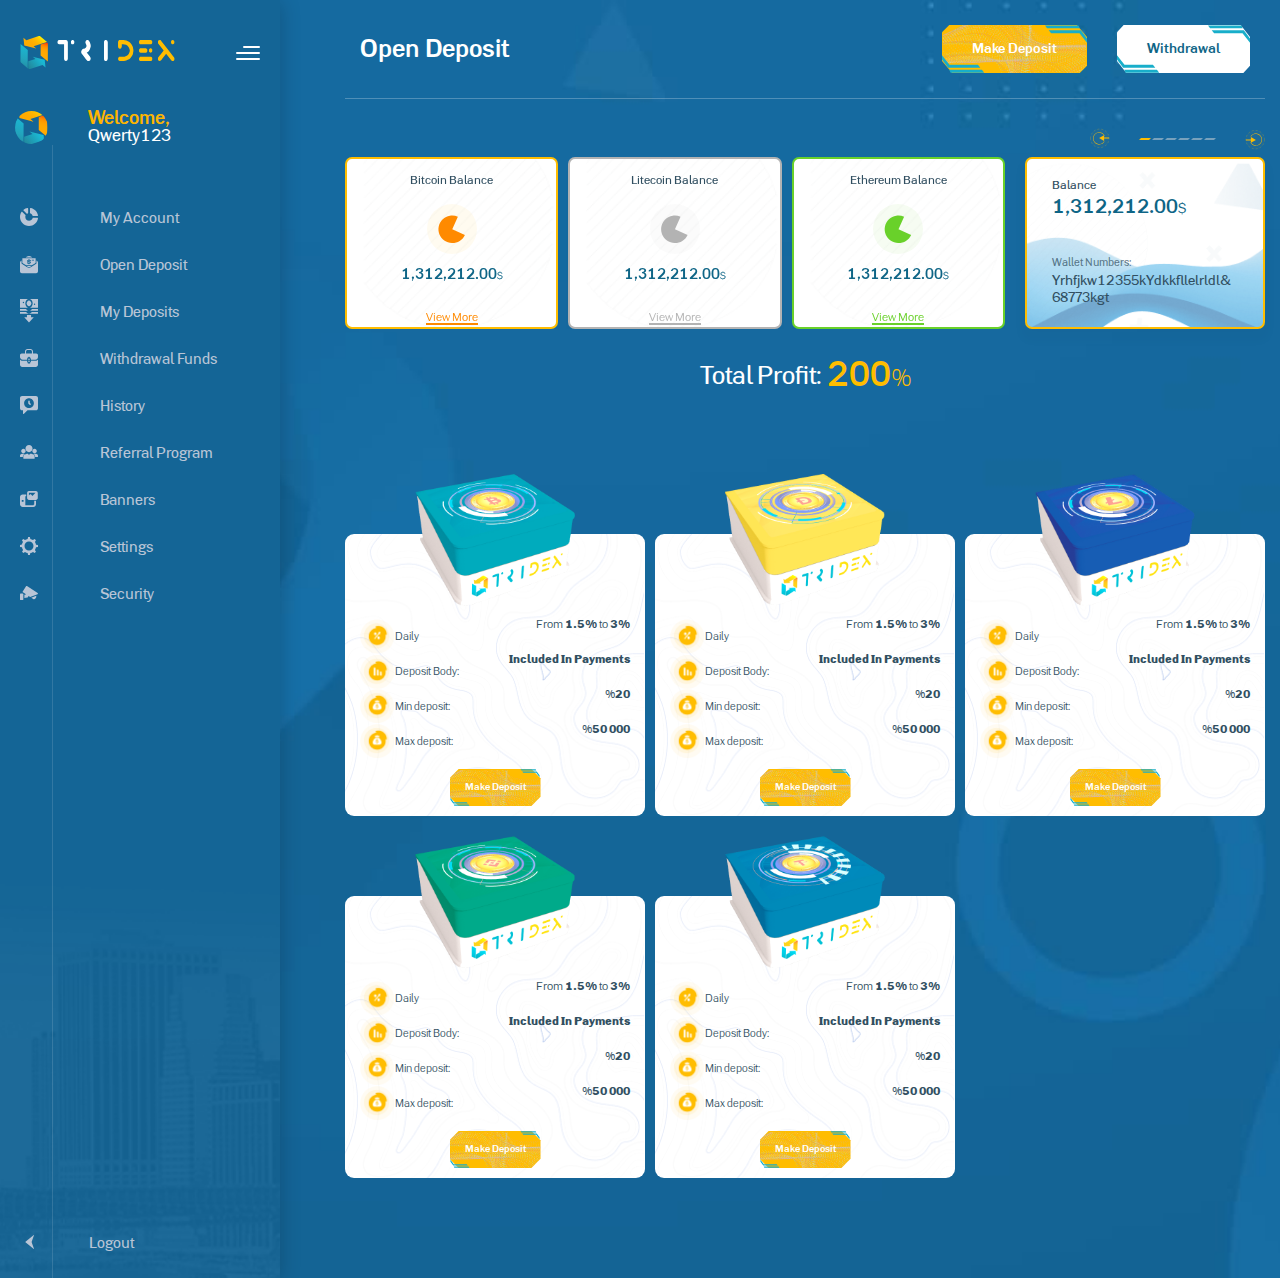
<file: deposit.html>
<!DOCTYPE html>
<html lang="en">

<head>
	<meta charset="UTF-8">
	<meta http-equiv="X-UA-Compatible" content="IE=edge">
	<meta name="viewport" content="width=device-width, initial-scale=1.0">
	<link rel="stylesheet" href="css/style.min.css?_v=20221004111642">
	<title>Open Deposit</title>
</head>

<body>
	<div class="wrap _nav-close">
		<button class="navigation-target">
			<span></span>
			<span></span>
			<span></span>
		</button>
		<div class="overlay-bg"></div>
		<aside class="navigation">
			<div class="navigation__body">
				<div class="navigation__header">
					<a href="#" class="navigation__logo"><img src="img/header/logo.svg" alt="Logo"></a>
					<button class="navigation__header-burger">
						<span></span>
						<span></span>
						<span></span>
					</button>
				</div>
				<div class="navigation__user user-profile">
					<a href="#" class="user-profile__avatar">
						<img src="img/logo-avatar.svg" alt="Avatar">
					</a>
					<div class="user-profile__info">
						<div class="user-profile__welcome">Welcome,</div>
						<div class="user-profile__username">Qwerty123</div>
					</div>
				</div>
				<nav class="navigation__menu">
					<ul class="navigation__list">
						<li class="navigation__item">
							<a href="#" class="navigation__link">
								<span>
									<svg width="18" height="18" viewBox="0 0 18 18" fill="none" xmlns="http://www.w3.org/2000/svg">
										<path d="M8.14969 0.580646C8.14969 0.40909 8.07368 0.246325 7.94224 0.136065C7.81079 0.0258054 7.63704 -0.0211436 7.46811 0.00889401C6.04267 0.262382 4.73261 0.848969 3.62098 1.68526C3.48667 1.7863 3.40278 1.9407 3.39106 2.10841C3.37934 2.27612 3.44112 2.44053 3.55999 2.5594L6.55404 5.55345C6.73707 5.73649 7.01956 5.77629 7.24582 5.65053C7.41316 5.55748 7.58832 5.47683 7.77007 5.40992C7.99822 5.32591 8.14969 5.10857 8.14969 4.86546V0.580646Z" fill="#B9C5D6" />
										<path d="M9.98145 4.86546C9.98145 5.10863 10.1332 5.32591 10.3614 5.40986C11.3925 5.78906 12.2109 6.60758 12.5901 7.63863C12.6741 7.86684 12.8915 8.01843 13.1347 8.01843H17.4199C17.5916 8.01843 17.7545 7.94236 17.8647 7.81067C17.9749 7.67898 18.021 7.50529 17.9909 7.33624C17.3283 3.61023 14.3896 0.671616 10.6636 0.00895804C10.4947 -0.0210795 10.3212 0.0252589 10.1896 0.135397C10.0581 0.245535 9.98145 0.40836 9.98145 0.579977V4.86546Z" fill="#B9C5D6" />
										<path d="M13.1345 9.85026C12.8913 9.85026 12.674 10.002 12.5901 10.2302C12.0624 11.6653 10.6838 12.689 9.06567 12.689C6.9921 12.689 5.31116 11.0081 5.31116 8.93448C5.31116 8.47153 5.39523 8.02835 5.54859 7.61893C5.62838 7.40599 5.57624 7.16581 5.41543 7.005L2.34104 3.9306C2.2171 3.80667 2.04378 3.74549 1.86947 3.76399C1.69517 3.78249 1.53814 3.87865 1.44309 4.0259C0.530053 5.4406 -0.00012207 7.12551 -0.00012207 8.93448C-0.00012207 13.9414 4.0588 18.0003 9.06567 18.0003C13.5273 18.0003 17.236 14.7773 17.9909 10.5325C18.021 10.3636 17.9746 10.1901 17.8645 10.0585C17.7543 9.92694 17.5915 9.85032 17.4199 9.85032H13.1345V9.85026Z" fill="#B9C5D6" />
									</svg>
								</span>
								My Account
							</a>
						</li>
						<li class="navigation__item">
							<a href="#" class="navigation__link">
								<span>
									<svg width="18" height="19" viewBox="0 0 18 19" fill="none" xmlns="http://www.w3.org/2000/svg">
										<path d="M6.77112 11.1003L7.23757 11.4145C8.30817 12.1361 9.69182 12.1361 10.7624 11.4145L11.2289 11.1003H6.77112Z" fill="#B9C5D6" />
										<path d="M17.197 5.95624L16.4355 5.396V8.33094C16.4355 8.34358 16.4292 8.35467 16.4284 8.36732C16.4261 8.39503 16.4206 8.42033 16.4128 8.44726C16.4057 8.471 16.3971 8.49314 16.3854 8.51532C16.3736 8.5375 16.3603 8.55646 16.3447 8.57626C16.3275 8.59763 16.3095 8.61662 16.2883 8.63402C16.279 8.64192 16.2727 8.65301 16.2625 8.66013L11.1983 12.073C10.5307 12.5225 9.76608 12.748 9.00146 12.748C8.23683 12.748 7.47225 12.5233 6.80466 12.073L1.74039 8.66013C1.72942 8.65301 1.72396 8.64192 1.71456 8.63402C1.69343 8.61662 1.67542 8.59841 1.65822 8.57626C1.64255 8.55649 1.62927 8.53669 1.61753 8.51532C1.60579 8.49318 1.59717 8.471 1.59013 8.44726C1.58231 8.42114 1.57681 8.39503 1.57446 8.36732C1.57289 8.35467 1.56742 8.34358 1.56742 8.33094V5.396L0.803606 5.95624C0.3004 6.32576 -0.00012207 6.9311 -0.00012207 7.57525V16.244C-0.00012207 17.3344 0.847444 18.2223 1.8883 18.2223H16.1115C17.1531 18.2223 17.9999 17.3344 17.9999 16.244V7.57525C17.9999 6.9311 17.7002 6.32576 17.197 5.95624Z" fill="#B9C5D6" />
										<path d="M11.3672 1.66964C9.95073 0.628267 8.04818 0.629083 6.63244 1.66964L5.64478 2.39606H12.178L11.3672 1.66964Z" fill="#B9C5D6" />
										<path d="M9.39111 7.20557V7.89638C9.91075 7.81566 10.1737 7.60279 10.1737 7.53951C10.1737 7.53792 10.162 7.34722 9.39111 7.20557Z" fill="#B9C5D6" />
										<path d="M7.82593 5.95685C7.82593 5.95922 7.83767 6.14914 8.60853 6.29079V5.59839C8.10767 5.67673 7.82593 5.87773 7.82593 5.95685Z" fill="#B9C5D6" />
										<path d="M15.2607 3.18726H2.73897C2.52297 3.18726 2.34766 3.36452 2.34766 3.58292V8.11869C2.34766 8.11869 6.0854 10.309 5.8694 10.309H12.1303C12.2007 10.309 15.652 8.11869 15.652 8.11869V3.58292C15.652 3.36452 15.4775 3.18726 15.2607 3.18726ZM10.9564 7.53946C10.9564 8.13453 10.3068 8.59982 9.39114 8.70427V9.12286C9.39114 9.34126 9.21583 9.51853 8.99983 9.51853C8.78383 9.51853 8.60851 9.34126 8.60851 9.12286V8.70505C7.7492 8.60772 7.11529 8.18991 7.04643 7.63994C7.01903 7.42314 7.17164 7.22529 7.3861 7.19761C7.59975 7.17388 7.7962 7.32421 7.82356 7.54105C7.83453 7.63286 8.12251 7.82433 8.60932 7.89952V7.09238C7.96994 6.9919 7.04409 6.74895 7.04409 5.95687C7.04409 5.36262 7.69443 4.89651 8.60932 4.79288V4.37429C8.60932 4.15589 8.78463 3.97862 9.00063 3.97862C9.21663 3.97862 9.39195 4.15589 9.39195 4.37429V4.7921C10.2513 4.88943 10.8852 5.30724 10.954 5.85721C10.9814 6.07401 10.8288 6.27186 10.6144 6.29953C10.3976 6.32249 10.2043 6.17294 10.1769 5.95609C10.1659 5.86429 9.87795 5.67282 9.39114 5.59763V6.40399C10.0305 6.50521 10.9564 6.74813 10.9564 7.53946ZM13.6955 5.56117H12.1303C11.9143 5.56117 11.7389 5.38391 11.7389 5.16551C11.7389 4.94711 11.9143 4.76984 12.1303 4.76984H13.6955C13.9115 4.76984 14.0868 4.94711 14.0868 5.16551C14.0868 5.38391 13.9123 5.56117 13.6955 5.56117Z" fill="#B9C5D6" />
									</svg>
								</span>
								Open Deposit
							</a>
						</li>
						<li class="navigation__item">
							<a href="#" class="navigation__link">
								<span>
									<svg width="18" height="24" viewBox="0 0 18 24" fill="none" xmlns="http://www.w3.org/2000/svg">
										<path d="M11.645 13.3634C10.9479 14.2213 10.0085 14.6938 8.99988 14.6938H17.9999V13.0867H11.8506C11.7854 13.1817 11.7173 13.2744 11.645 13.3634Z" fill="#B9C5D6" />
										<path d="M6.3548 13.3634C6.28243 13.2743 6.21429 13.1817 6.14913 13.0867H-0.00012207V14.6938H8.99988C7.99124 14.6938 7.05184 14.2213 6.3548 13.3634Z" fill="#B9C5D6" />
										<path d="M11.645 10.3788C10.9479 11.2367 10.0085 11.7092 8.99988 11.7092H17.9999V10.1021H11.8506C11.7854 10.1971 11.7173 10.2898 11.645 10.3788Z" fill="#B9C5D6" />
										<path d="M6.3548 10.3788C6.28243 10.2897 6.21429 10.1971 6.14913 10.1021H-0.00012207V11.7092H8.99988C7.99124 11.7092 7.05184 11.2367 6.3548 10.3788Z" fill="#B9C5D6" />
										<path d="M8.9999 1.37744C7.73393 1.37744 6.70398 2.71638 6.70398 4.36214C6.70398 6.0079 7.73393 7.34683 8.9999 7.34683C10.2659 7.34683 11.2958 6.0079 11.2958 4.36214C11.2958 2.71638 10.2659 1.37744 8.9999 1.37744V1.37744Z" fill="#B9C5D6" />
										<path d="M6.3548 7.3941C5.69164 6.5779 5.32641 5.50116 5.32641 4.36224C5.32641 3.22333 5.69164 2.14659 6.3548 1.33039C7.05184 0.4725 7.99124 0 8.99988 0H-0.00012207V8.72449H8.99988C7.99124 8.72449 7.05184 8.25199 6.3548 7.3941ZM3.44376 4.13265C3.06337 4.13265 2.75498 3.82427 2.75498 3.44388C2.75498 3.06349 3.06337 2.7551 3.44376 2.7551C3.82414 2.7551 4.13253 3.06349 4.13253 3.44388C4.13253 3.82427 3.82414 4.13265 3.44376 4.13265Z" fill="#B9C5D6" />
										<path d="M8.99988 0C10.0085 0 10.9479 0.4725 11.645 1.33039C12.3081 2.14659 12.6733 3.22333 12.6733 4.36224C12.6733 5.50116 12.3081 6.5779 11.645 7.3941C10.9479 8.25199 10.0085 8.72449 8.99988 8.72449H17.9999V0H8.99988ZM14.556 5.96939C14.1756 5.96939 13.8672 5.661 13.8672 5.28061C13.8672 4.90022 14.1756 4.59184 14.556 4.59184C14.9364 4.59184 15.2448 4.90022 15.2448 5.28061C15.2448 5.661 14.9364 5.96939 14.556 5.96939Z" fill="#B9C5D6" />
										<path d="M11.0662 16.0715H6.9335V18.1838H4.24194L8.99982 23.4854L13.7577 18.1838H11.0662V16.0715Z" fill="#B9C5D6" />
									</svg>
								</span>
								My Deposits
							</a>
						</li>
						<li class="navigation__item">
							<a href="#" class="navigation__link">
								<span>
									<svg width="18" height="18" viewBox="0 0 18 18" fill="none" xmlns="http://www.w3.org/2000/svg">
										<path d="M9.93106 10.2947V10.2807C9.93106 10.031 9.72795 9.82788 9.47829 9.82788H8.24672C8.22598 9.82788 8.20923 9.84477 8.20923 9.86551V10.7476H9.47829C9.72795 10.7476 9.93106 10.5443 9.93106 10.2947Z" fill="#B9C5D6" />
										<path d="M16.2797 4.42653H12.9951V2.61447C12.9951 1.17279 11.8223 0 10.3807 0H7.61903C6.17749 0 5.0047 1.17279 5.0047 2.61447V4.42653H1.72006C0.781006 4.42653 -0.00012207 5.18761 -0.00012207 6.12666V8.09363C-0.00012207 9.5625 1.2103 10.7533 2.67917 10.7533H7.15459V9.86559C7.15459 9.42188 7.42032 9.039 7.80141 8.86816V8.32681C7.80141 8.03526 8.03734 7.79947 8.32875 7.79947C8.61989 7.79947 8.85609 8.03526 8.85609 8.32681V8.77327H9.13213V8.32681C9.13213 8.03526 9.36833 7.79947 9.65947 7.79947C9.95088 7.79947 10.1868 8.03526 10.1868 8.32681V8.95042C10.6621 9.20421 10.9858 9.70518 10.9858 10.2807V10.2947C10.9858 10.4547 10.9609 10.6084 10.9145 10.7533H15.3206C16.7895 10.7533 17.9999 9.5625 17.9999 8.09363V6.12666C17.9999 5.18774 17.2188 4.42653 16.2797 4.42653ZM6.05939 2.61447C6.05939 1.75438 6.75908 1.05469 7.61903 1.05469H10.3807C11.2407 1.05469 11.9404 1.75438 11.9404 2.61447V4.42653H6.05939V2.61447Z" fill="#B9C5D6" />
										<path d="M8.20923 12.6846C8.20923 12.705 8.22598 12.7219 8.24672 12.7219H9.47829C9.72795 12.7219 9.93106 12.5191 9.93106 12.269V12.255C9.93106 12.0317 9.76833 11.8455 9.55533 11.8088H8.20923V12.6846Z" fill="#B9C5D6" />
										<path d="M15.5597 11.8091H10.9184C10.9623 11.9501 10.9858 12.1002 10.9858 12.2552V12.2692C10.9858 12.8448 10.6621 13.3458 10.1868 13.6V14.2236C10.1868 14.5147 9.95088 14.7509 9.65947 14.7509C9.36833 14.7509 9.13213 14.5147 9.13213 14.2236V13.7768H8.85609V14.2236C8.85609 14.5147 8.61989 14.7509 8.32875 14.7509C8.03734 14.7509 7.80141 14.5147 7.80141 14.2236V13.6819C7.42032 13.511 7.15459 13.1285 7.15459 12.6848V11.8091H2.44008C1.43002 11.8091 0.536011 11.3018 -0.00012207 10.5283V15.7726C-0.00012207 17.0009 0.999084 18.0001 2.22736 18.0001H15.7724C17.0007 18.0001 17.9999 17.0009 17.9999 15.7726V10.5283C17.4637 11.3018 16.5697 11.8091 15.5597 11.8091Z" fill="#B9C5D6" />
									</svg>
								</span>
								Withdrawal Funds
							</a>
						</li>
						<li class="navigation__item">
							<a href="#" class="navigation__link">
								<span>
									<svg width="18" height="18" viewBox="0 0 18 18" fill="none" xmlns="http://www.w3.org/2000/svg">
										<path d="M15.9374 0H2.06238C0.924628 0 -0.00012207 0.92475 -0.00012207 2.0625V12.1875C-0.00012207 13.3252 0.924628 14.25 2.06238 14.25H2.99988V17.4375C2.99988 17.6655 3.13713 17.8703 3.34713 17.9573C3.41688 17.9858 3.48963 18 3.56238 18C3.70863 18 3.85263 17.943 3.95988 17.835L7.54488 14.25H15.9374C17.0751 14.25 17.9999 13.3252 17.9999 12.1875V2.0625C17.9999 0.92475 17.0751 0 15.9374 0ZM8.99988 12C6.31188 12 4.12488 9.813 4.12488 7.125C4.12488 4.437 6.31188 2.25 8.99988 2.25C11.6879 2.25 13.8749 4.437 13.8749 7.125C13.8749 9.813 11.6879 12 8.99988 12Z" fill="#B9C5D6" />
										<path d="M10.1249 9C9.93288 9 9.74088 8.9265 9.59463 8.78025L8.46963 7.65525C8.32863 7.515 8.24988 7.3245 8.24988 7.125V5.25C8.24988 4.83525 8.58588 4.5 8.99988 4.5C9.41388 4.5 9.74988 4.83525 9.74988 5.25V6.8145L10.6551 7.71975C10.9484 8.013 10.9484 8.487 10.6551 8.78025C10.5089 8.9265 10.3169 9 10.1249 9Z" fill="#B9C5D6" />
									</svg>

								</span>
								History
							</a>
						</li>
						<li class="navigation__item">
							<a href="#" class="navigation__link">
								<span>
									<svg width="18" height="14" viewBox="0 0 18 14" fill="none" xmlns="http://www.w3.org/2000/svg">
										<path d="M14.0805 13.8508H3.91923C3.59857 13.8508 3.33859 13.588 3.33859 13.2639V11.5266C3.33859 10.6989 3.82176 9.94609 4.56956 9.60866C6.74443 8.6272 6.62522 8.66039 6.7947 8.66039H7.48483C7.75207 8.66039 7.9848 8.84473 8.04867 9.107C8.29207 10.1067 9.70761 10.1071 9.95112 9.107C10.015 8.84477 10.2477 8.66039 10.515 8.66039C11.2577 8.66039 11.2958 8.6455 11.4418 8.71138L13.4302 9.60866C14.178 9.94609 14.6612 10.6989 14.6612 11.5266V13.2639C14.6612 13.588 14.4012 13.8508 14.0805 13.8508ZM9.01407 0C7.05838 0 5.46734 1.60797 5.46734 3.58446C5.46734 5.56095 7.05838 7.16891 9.01407 7.16891C10.9698 7.16891 12.5608 5.56095 12.5608 3.58446C12.5608 1.60797 10.9698 0 9.01407 0ZM3.41908 3.834C2.18771 3.834 1.18592 4.84645 1.18592 6.09096C1.18592 7.33542 2.18771 8.34788 3.41908 8.34788C4.65048 8.34788 5.65228 7.33542 5.65228 6.09096C5.65224 4.84645 4.65045 3.834 3.41908 3.834ZM14.5807 3.834C13.3493 3.834 12.3475 4.84645 12.3475 6.09096C12.3475 7.33542 13.3493 8.34788 14.5807 8.34788C15.812 8.34788 16.8138 7.33542 16.8138 6.09096C16.8138 4.84645 15.812 3.834 14.5807 3.834ZM17.1616 9.20995C15.9534 8.66465 15.9823 8.65907 15.817 8.65907C14.9521 8.65907 14.3863 8.65295 14.0036 8.65104C13.6232 8.64913 13.4972 9.16477 13.8343 9.34294C14.1102 9.48884 14.2778 9.61328 14.4768 9.83276C15.0576 10.4702 15.1117 11.1449 15.1116 11.7042C15.1115 11.9068 15.2739 12.0707 15.4744 12.0707H17.4192C17.74 12.0707 17.9999 11.8078 17.9999 11.4839V10.516C17.9999 9.95228 17.6707 9.43991 17.1616 9.20995ZM2.18274 8.65907C2.0182 8.65907 2.05057 8.66274 0.838184 9.20995C0.329031 9.43991 -0.00012207 9.95228 -0.00012207 10.516V11.4839C-0.00012207 11.8077 0.259717 12.0707 0.580523 12.0707H2.52525C2.72579 12.0707 2.8883 11.9065 2.88804 11.7039C2.88739 11.1426 2.9399 10.4727 3.52294 9.83272C3.72098 9.61431 3.88995 9.48877 4.15984 9.34547C4.49621 9.16689 4.37192 8.65277 3.99196 8.65343C3.60695 8.65409 3.04122 8.65907 2.18274 8.65907Z" fill="#B9C5D6" />
									</svg>

								</span>
								Referral Program
							</a>
						</li>
						<li class="navigation__item">
							<a href="#" class="navigation__link">
								<span>
									<svg width="18" height="16" viewBox="0 0 18 16" fill="none" xmlns="http://www.w3.org/2000/svg">
										<path fill-rule="evenodd" clip-rule="evenodd" d="M8.98749 0C7.92768 0 7.11084 0.876495 7.11084 1.90476V6.98399C7.11084 8.01226 7.92764 8.88875 8.98749 8.88875H15.901C16.9608 8.88875 17.7775 8.01226 17.7775 6.98399V1.90476C17.7775 0.876495 16.9608 0 15.901 0H8.98749ZM8.88867 1.90476C8.88867 1.86131 8.90489 1.82812 8.92632 1.8061C8.94745 1.78452 8.96829 1.77783 8.98748 1.77783H15.5254L12.4441 4.94701L11.1062 3.57082C10.9388 3.39865 10.709 3.30162 10.4689 3.30162C10.2288 3.30162 9.99891 3.39865 9.83164 3.57082L8.88863 4.54076L8.88867 1.90476Z" fill="#B9C5D6" />
										<path fill-rule="evenodd" clip-rule="evenodd" d="M6.22204 3.55542H2.66654C1.19378 3.55542 -0.00012207 4.74932 -0.00012207 6.22208V13.3333C-0.00012207 14.8061 1.19378 16 2.66654 16H13.3332C14.806 16 15.9999 14.8061 15.9999 13.3333V9.77781H14.222V13.3333C14.222 13.8242 13.8241 14.2222 13.3332 14.2222H5.33321V5.3334H6.22204V3.55542ZM1.77748 10.6667V8.88882H3.5553V10.6667H1.77748Z" fill="#B9C5D6" />
									</svg>

								</span>
								Banners
							</a>
						</li>
						<li class="navigation__item">
							<a href="#" class="navigation__link">
								<span>
									<svg width="18" height="18" viewBox="0 0 18 18" fill="none" xmlns="http://www.w3.org/2000/svg">
										<path d="M16.0199 7.65C15.8399 6.66 15.4799 5.76 14.9399 5.04L15.9299 3.33L14.6699 2.07L12.9599 3.06C12.1499 2.52 11.2499 2.16 10.3499 1.98L9.89988 0H8.09988L7.64988 1.98C6.65988 2.16 5.75988 2.52 4.94988 3.06L3.23988 1.98L1.97988 3.24L2.96988 4.95C2.42988 5.76 2.06988 6.66 1.88988 7.56L-0.00012207 8.1V9.9L1.97988 10.35C2.15988 11.34 2.51988 12.24 3.05988 12.96L2.06988 14.67L3.32988 15.93L5.03988 14.94C5.84988 15.48 6.74988 15.84 7.64988 16.02L8.09988 18H9.89988L10.3499 16.02C11.3399 15.84 12.2399 15.48 12.9599 14.94L14.6699 15.93L15.9299 14.67L14.9399 12.96C15.4799 12.15 15.8399 11.25 16.0199 10.35L17.9999 9.9V8.1L16.0199 7.65ZM8.99988 13.5C6.47988 13.5 4.49988 11.52 4.49988 9C4.49988 6.48 6.47988 4.5 8.99988 4.5C11.5199 4.5 13.4999 6.48 13.4999 9C13.4999 11.52 11.5199 13.5 8.99988 13.5Z" fill="#B9C5D6" />
									</svg>

								</span>
								Settings
							</a>
						</li>
						<li class="navigation__item">
							<a href="#" class="navigation__link">
								<span>
									<svg width="18" height="14" viewBox="0 0 18 14" fill="none" xmlns="http://www.w3.org/2000/svg">
										<path d="M16.1456 9.83154L11.2577 11.6503L13.1841 12.8824C13.9355 13.3628 14.9424 13.1457 15.4289 12.3984L16.05 11.4443C16.2891 11.0772 16.3697 10.6393 16.2774 10.2112C16.2487 10.0779 16.2043 9.95074 16.1456 9.83154Z" fill="#B9C5D6" />
										<path d="M2.7065 7.53809H0.618205C0.27722 7.53809 -0.00012207 7.81543 -0.00012207 8.15641V13.3817C-0.00012207 13.7227 0.27722 14.0001 0.618205 14.0001H2.7065C3.04735 14.0001 3.32483 13.7227 3.32483 13.3817V8.15641C3.32483 7.81543 3.04735 7.53809 2.7065 7.53809Z" fill="#B9C5D6" />
										<path d="M17.669 6.96194L6.98762 0.109869C6.67352 -0.0946401 6.25147 -0.00534761 6.04696 0.308754L2.72942 5.40542C2.63025 5.55754 2.59637 5.73928 2.63396 5.9169C2.67154 6.09466 2.77606 6.24705 2.92831 6.34608L5.98263 8.22849L5.79157 8.55041L4.37825 8.87151V12.0343L7.34506 11.489C7.54985 11.46 7.73227 11.3384 7.8372 11.1588L8.57033 9.90557L10.1555 10.9365L17.5384 8.16773C17.7794 8.07666 17.9463 7.86104 17.974 7.60495C18.0017 7.34887 17.8849 7.10253 17.669 6.96194Z" fill="#B9C5D6" />
									</svg>
								</span>
								Security
							</a>
						</li>
					</ul>
					<a href="" class="navigation__logout">
						<span>
							<svg width="9" height="16" viewBox="0 0 9 16" fill="none" xmlns="http://www.w3.org/2000/svg">
								<path d="M0.481333 7.74823L8.75609 0.989259C8.96189 0.824191 9.05568 0.891376 8.96547 1.13928L6.76882 7.59814C6.67866 7.84604 6.67951 8.24778 6.77071 8.49533L8.96358 14.8601C9.05478 15.1076 8.96107 15.1756 8.75418 15.0118L0.48322 8.34363C0.276352 8.17993 0.275507 7.91333 0.481333 7.74823Z" fill="#B9C5D6" />
							</svg>
						</span>
						Logout
					</a>
				</nav>
			</div>
		</aside>
		<div class="deposit main-block">
			<div class="deposit__container _second-container">
				<div class="deposit__info info-page">
					<div class="info-page__name">Open Deposit</div>
					<div class="info-page__buttons">
						<a href="#" class="info-page__button btn">
							<div class="btn__wrapper">Make Deposit</div>
						</a>
						<a href="#" class="info-page__button btn btn_white">
							<div class="btn__wrapper">Withdrawal</div>
						</a>
					</div>
				</div>
				<div class="deposit__body">
					<div class="deposit__top top-deposit">
						<div class="top-deposit__controls controls-slider">
							<button class="controls-slider__button controls-slider__button_prev">
								<img src="img/base/slider-arrow.svg" alt="Prev">
							</button>
							<div class="controls-slider__pagination"></div>
							<button class="controls-slider__button controls-slider__button_next">
								<img src="img/base/slider-arrow.svg" alt="Next">
							</button>
						</div>
						<div class="top-deposit__body">
							<div class="top-deposit__cards cards-balance swiper">
								<div class="cards-balance__wrapper swiper-wrapper">
									<div class="cards-balance__slide cards-balance__slide_orange swiper-slide">
										<div class="cards-balance__item">
											<div class="cards-balance__name">Bitcoin Balance</div>
											<div class="cards-balance__icon">
												<img src="img/myaccount/card-balance-icon-1.svg" alt="icon">
											</div>
											<div class="cards-balance__price"><span>1,312,212.00</span>$</div>
											<div class="cards-balance__view-more">View More</div>
										</div>
									</div>
									<div class="cards-balance__slide cards-balance__slide_grey swiper-slide">
										<div class="cards-balance__item">
											<div class="cards-balance__name">Litecoin Balance</div>
											<div class="cards-balance__icon">
												<img src="img/myaccount/card-balance-icon-2.svg" alt="icon">
											</div>
											<div class="cards-balance__price"><span>1,312,212.00</span>$</div>
											<div class="cards-balance__view-more">View More</div>
										</div>
									</div>
									<div class="cards-balance__slide cards-balance__slide_light-green swiper-slide">
										<div class="cards-balance__item">
											<div class="cards-balance__name">Ethereum Balance</div>
											<div class="cards-balance__icon">
												<img src="img/myaccount/card-balance-icon-3.svg" alt="icon">
											</div>
											<div class="cards-balance__price"><span>1,312,212.00</span>$</div>
											<div class="cards-balance__view-more">View More</div>
										</div>
									</div>
									<div class="cards-balance__slide cards-balance__slide_green swiper-slide">
										<div class="cards-balance__item">
											<div class="cards-balance__name">Tether Balance</div>
											<div class="cards-balance__icon">
												<img src="img/myaccount/card-balance-icon-4.svg" alt="icon">
											</div>
											<div class="cards-balance__price"><span>1,312,212.00</span>$</div>
											<div class="cards-balance__view-more">View More</div>
										</div>
									</div>
									<div class="cards-balance__slide cards-balance__slide_red swiper-slide">
										<div class="cards-balance__item">
											<div class="cards-balance__name">Tron Balance</div>
											<div class="cards-balance__icon">
												<img src="img/myaccount/card-balance-icon-5.svg" alt="icon">
											</div>
											<div class="cards-balance__price"><span>1,312,212.00</span>$</div>
											<div class="cards-balance__view-more">View More</div>
										</div>
									</div>
									<div class="cards-balance__slide cards-balance__slide_yellow swiper-slide">
										<div class="cards-balance__item">
											<div class="cards-balance__name">Binance Balance</div>
											<div class="cards-balance__icon">
												<img src="img/myaccount/card-balance-icon-6.svg" alt="icon">
											</div>
											<div class="cards-balance__price"><span>1,312,212.00</span>$</div>
											<div class="cards-balance__view-more">View More</div>
										</div>
									</div>
									<div class="cards-balance__slide cards-balance__slide_blue swiper-slide">
										<div class="cards-balance__item">
											<div class="cards-balance__name">Dash Balance</div>
											<div class="cards-balance__icon">
												<img src="img/myaccount/card-balance-icon-7.svg" alt="icon">
											</div>
											<div class="cards-balance__price"><span>1,312,212.00</span>$</div>
											<div class="cards-balance__view-more">View More</div>
										</div>
									</div>
									<div class="cards-balance__slide cards-balance__slide_orange swiper-slide">
										<div class="cards-balance__item">
											<div class="cards-balance__name">Bitcoin Balance</div>
											<div class="cards-balance__icon">
												<img src="img/myaccount/card-balance-icon-1.svg" alt="icon">
											</div>
											<div class="cards-balance__price"><span>1,312,212.00</span>$</div>
											<div class="cards-balance__view-more">View More</div>
										</div>
									</div>
								</div>
							</div>
							<div class="info-balance">
								<div class="info-balance__head">
									<div class="info-balance__balance">Balance</div>
									<div class="info-balance__numbers"><span>1,312,212.00</span>$</div>
								</div>
								<div class="info-balance__footer">
									<div class="info-balance__wallet-numbers">Wallet Numbers:</div>
									<div class="info-balance__code">Yrhfjkw12355kYdkkfllelrldl&68773kgt</div>
								</div>
							</div>
						</div>
					</div>
					<div class="deposit__bottom bottom-deposit">
						<div class="bottom-deposit__head">
							<div class="bottom-deposit__total">Total Profit: </div>
							<div class="bottom-deposit__percent">
								<span>200</span>%
							</div>
						</div>
						<div class="bottom-deposit__blocks">
							<div class="bottom-deposit__block">
								<div class="bottom-deposit__image"><img src="img/deposit/bottom-deposit-1.png" alt="Tarif"></div>
								<ul class="bottom-deposit__list">
									<li class="bottom-deposit__item">
										<div class="bottom-deposit__info">
											<div class="bottom-deposit__icon"><img src="img/deposit/icon-1.png" alt="icon"></div>
											<div class="bottom-deposit__name">Daily</div>
										</div>
										<div class="bottom-deposit__content">
											From <span>1.5%</span> to <span>3%</span>
										</div>
									</li>
									<li class="bottom-deposit__item">
										<div class="bottom-deposit__info">
											<div class="bottom-deposit__icon"><img src="img/deposit/icon-2.png" alt="icon"></div>
											<div class="bottom-deposit__name">Deposit Body:</div>
										</div>
										<div class="bottom-deposit__content">
											<span>Included In Payments</span>
										</div>
									</li>
									<li class="bottom-deposit__item">
										<div class="bottom-deposit__info">
											<div class="bottom-deposit__icon"><img src="img/deposit/icon-3.png" alt="icon"></div>
											<div class="bottom-deposit__name">Min deposit:</div>
										</div>
										<div class="bottom-deposit__content">
											<small>%</small><span>20</span>
										</div>
									</li>
									<li class="bottom-deposit__item">
										<div class="bottom-deposit__info">
											<div class="bottom-deposit__icon"><img src="img/deposit/icon-3.png" alt="icon"></div>
											<div class="bottom-deposit__name">Max deposit:</div>
										</div>
										<div class="bottom-deposit__content">
											<small>%</small><span>50 000</span>
										</div>
									</li>
								</ul>
								<button class="bottom-deposit__button btn">
									<div class="btn__wrapper">
										Make Deposit
									</div>
								</button>
							</div>
							<div class="bottom-deposit__block">
								<div class="bottom-deposit__image"><img src="img/deposit/bottom-deposit-2.png" alt="Tarif"></div>
								<ul class="bottom-deposit__list">
									<li class="bottom-deposit__item">
										<div class="bottom-deposit__info">
											<div class="bottom-deposit__icon"><img src="img/deposit/icon-1.png" alt="icon"></div>
											<div class="bottom-deposit__name">Daily</div>
										</div>
										<div class="bottom-deposit__content">
											From <span>1.5%</span> to <span>3%</span>
										</div>
									</li>
									<li class="bottom-deposit__item">
										<div class="bottom-deposit__info">
											<div class="bottom-deposit__icon"><img src="img/deposit/icon-2.png" alt="icon"></div>
											<div class="bottom-deposit__name">Deposit Body:</div>
										</div>
										<div class="bottom-deposit__content">
											<span>Included In Payments</span>
										</div>
									</li>
									<li class="bottom-deposit__item">
										<div class="bottom-deposit__info">
											<div class="bottom-deposit__icon"><img src="img/deposit/icon-3.png" alt="icon"></div>
											<div class="bottom-deposit__name">Min deposit:</div>
										</div>
										<div class="bottom-deposit__content">
											<small>%</small><span>20</span>
										</div>
									</li>
									<li class="bottom-deposit__item">
										<div class="bottom-deposit__info">
											<div class="bottom-deposit__icon"><img src="img/deposit/icon-3.png" alt="icon"></div>
											<div class="bottom-deposit__name">Max deposit:</div>
										</div>
										<div class="bottom-deposit__content">
											<small>%</small><span>50 000</span>
										</div>
									</li>
								</ul>
								<button class="bottom-deposit__button btn">
									<div class="btn__wrapper">
										Make Deposit
									</div>
								</button>
							</div>
							<div class="bottom-deposit__block">
								<div class="bottom-deposit__image"><img src="img/deposit/bottom-deposit-3.png" alt="Tarif"></div>
								<ul class="bottom-deposit__list">
									<li class="bottom-deposit__item">
										<div class="bottom-deposit__info">
											<div class="bottom-deposit__icon"><img src="img/deposit/icon-1.png" alt="icon"></div>
											<div class="bottom-deposit__name">Daily</div>
										</div>
										<div class="bottom-deposit__content">
											From <span>1.5%</span> to <span>3%</span>
										</div>
									</li>
									<li class="bottom-deposit__item">
										<div class="bottom-deposit__info">
											<div class="bottom-deposit__icon"><img src="img/deposit/icon-2.png" alt="icon"></div>
											<div class="bottom-deposit__name">Deposit Body:</div>
										</div>
										<div class="bottom-deposit__content">
											<span>Included In Payments</span>
										</div>
									</li>
									<li class="bottom-deposit__item">
										<div class="bottom-deposit__info">
											<div class="bottom-deposit__icon"><img src="img/deposit/icon-3.png" alt="icon"></div>
											<div class="bottom-deposit__name">Min deposit:</div>
										</div>
										<div class="bottom-deposit__content">
											<small>%</small><span>20</span>
										</div>
									</li>
									<li class="bottom-deposit__item">
										<div class="bottom-deposit__info">
											<div class="bottom-deposit__icon"><img src="img/deposit/icon-3.png" alt="icon"></div>
											<div class="bottom-deposit__name">Max deposit:</div>
										</div>
										<div class="bottom-deposit__content">
											<small>%</small><span>50 000</span>
										</div>
									</li>
								</ul>
								<button class="bottom-deposit__button btn">
									<div class="btn__wrapper">
										Make Deposit
									</div>
								</button>
							</div>
							<div class="bottom-deposit__block">
								<div class="bottom-deposit__image"><img src="img/deposit/bottom-deposit-4.png" alt="Tarif"></div>
								<ul class="bottom-deposit__list">
									<li class="bottom-deposit__item">
										<div class="bottom-deposit__info">
											<div class="bottom-deposit__icon"><img src="img/deposit/icon-1.png" alt="icon"></div>
											<div class="bottom-deposit__name">Daily</div>
										</div>
										<div class="bottom-deposit__content">
											From <span>1.5%</span> to <span>3%</span>
										</div>
									</li>
									<li class="bottom-deposit__item">
										<div class="bottom-deposit__info">
											<div class="bottom-deposit__icon"><img src="img/deposit/icon-2.png" alt="icon"></div>
											<div class="bottom-deposit__name">Deposit Body:</div>
										</div>
										<div class="bottom-deposit__content">
											<span>Included In Payments</span>
										</div>
									</li>
									<li class="bottom-deposit__item">
										<div class="bottom-deposit__info">
											<div class="bottom-deposit__icon"><img src="img/deposit/icon-3.png" alt="icon"></div>
											<div class="bottom-deposit__name">Min deposit:</div>
										</div>
										<div class="bottom-deposit__content">
											<small>%</small><span>20</span>
										</div>
									</li>
									<li class="bottom-deposit__item">
										<div class="bottom-deposit__info">
											<div class="bottom-deposit__icon"><img src="img/deposit/icon-3.png" alt="icon"></div>
											<div class="bottom-deposit__name">Max deposit:</div>
										</div>
										<div class="bottom-deposit__content">
											<small>%</small><span>50 000</span>
										</div>
									</li>
								</ul>
								<button class="bottom-deposit__button btn">
									<div class="btn__wrapper">
										Make Deposit
									</div>
								</button>
							</div>
							<div class="bottom-deposit__block">
								<div class="bottom-deposit__image"><img src="img/deposit/bottom-deposit-5.png" alt="Tarif"></div>
								<ul class="bottom-deposit__list">
									<li class="bottom-deposit__item">
										<div class="bottom-deposit__info">
											<div class="bottom-deposit__icon"><img src="img/deposit/icon-1.png" alt="icon"></div>
											<div class="bottom-deposit__name">Daily</div>
										</div>
										<div class="bottom-deposit__content">
											From <span>1.5%</span> to <span>3%</span>
										</div>
									</li>
									<li class="bottom-deposit__item">
										<div class="bottom-deposit__info">
											<div class="bottom-deposit__icon"><img src="img/deposit/icon-2.png" alt="icon"></div>
											<div class="bottom-deposit__name">Deposit Body:</div>
										</div>
										<div class="bottom-deposit__content">
											<span>Included In Payments</span>
										</div>
									</li>
									<li class="bottom-deposit__item">
										<div class="bottom-deposit__info">
											<div class="bottom-deposit__icon"><img src="img/deposit/icon-3.png" alt="icon"></div>
											<div class="bottom-deposit__name">Min deposit:</div>
										</div>
										<div class="bottom-deposit__content">
											<small>%</small><span>20</span>
										</div>
									</li>
									<li class="bottom-deposit__item">
										<div class="bottom-deposit__info">
											<div class="bottom-deposit__icon"><img src="img/deposit/icon-3.png" alt="icon"></div>
											<div class="bottom-deposit__name">Max deposit:</div>
										</div>
										<div class="bottom-deposit__content">
											<small>%</small><span>50 000</span>
										</div>
									</li>
								</ul>
								<button class="bottom-deposit__button btn">
									<div class="btn__wrapper">
										Make Deposit
									</div>
								</button>
							</div>
						</div>
					</div>
				</div>
			</div>
		</div>
	</div>



	<script src="js/app.min.js?_v=20221004111642"></script>
</body>

</html>
</file>
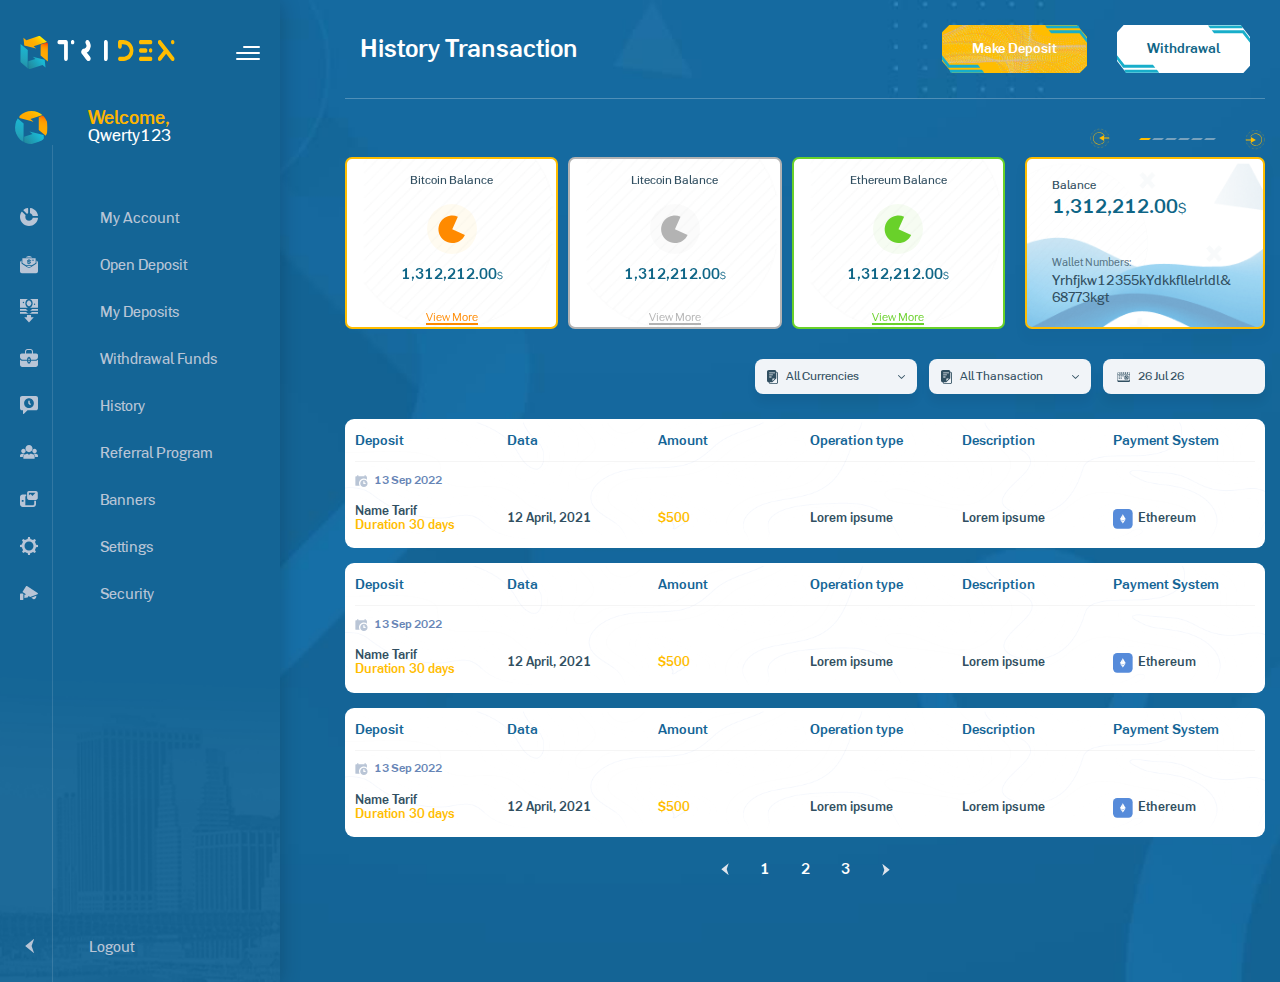
<file: history.html>
<!DOCTYPE html>
<html lang="en">

<head>
	<meta charset="UTF-8">
	<meta http-equiv="X-UA-Compatible" content="IE=edge">
	<meta name="viewport" content="width=device-width, initial-scale=1.0">
	<link rel="stylesheet" href="css/style.min.css?_v=20221004111642">
	<title>History</title>
</head>

<body>
	<div class="wrap _nav-close">
		<button class="navigation-target">
			<span></span>
			<span></span>
			<span></span>
		</button>
		<div class="overlay-bg"></div>
		<aside class="navigation">
			<div class="navigation__body">
				<div class="navigation__header">
					<a href="#" class="navigation__logo"><img src="img/header/logo.svg" alt="Logo"></a>
					<button class="navigation__header-burger">
						<span></span>
						<span></span>
						<span></span>
					</button>
				</div>
				<div class="navigation__user user-profile">
					<a href="#" class="user-profile__avatar">
						<img src="img/logo-avatar.svg" alt="Avatar">
					</a>
					<div class="user-profile__info">
						<div class="user-profile__welcome">Welcome,</div>
						<div class="user-profile__username">Qwerty123</div>
					</div>
				</div>
				<nav class="navigation__menu">
					<ul class="navigation__list">
						<li class="navigation__item">
							<a href="#" class="navigation__link">
								<span>
									<svg width="18" height="18" viewBox="0 0 18 18" fill="none" xmlns="http://www.w3.org/2000/svg">
										<path d="M8.14969 0.580646C8.14969 0.40909 8.07368 0.246325 7.94224 0.136065C7.81079 0.0258054 7.63704 -0.0211436 7.46811 0.00889401C6.04267 0.262382 4.73261 0.848969 3.62098 1.68526C3.48667 1.7863 3.40278 1.9407 3.39106 2.10841C3.37934 2.27612 3.44112 2.44053 3.55999 2.5594L6.55404 5.55345C6.73707 5.73649 7.01956 5.77629 7.24582 5.65053C7.41316 5.55748 7.58832 5.47683 7.77007 5.40992C7.99822 5.32591 8.14969 5.10857 8.14969 4.86546V0.580646Z" fill="#B9C5D6" />
										<path d="M9.98145 4.86546C9.98145 5.10863 10.1332 5.32591 10.3614 5.40986C11.3925 5.78906 12.2109 6.60758 12.5901 7.63863C12.6741 7.86684 12.8915 8.01843 13.1347 8.01843H17.4199C17.5916 8.01843 17.7545 7.94236 17.8647 7.81067C17.9749 7.67898 18.021 7.50529 17.9909 7.33624C17.3283 3.61023 14.3896 0.671616 10.6636 0.00895804C10.4947 -0.0210795 10.3212 0.0252589 10.1896 0.135397C10.0581 0.245535 9.98145 0.40836 9.98145 0.579977V4.86546Z" fill="#B9C5D6" />
										<path d="M13.1345 9.85026C12.8913 9.85026 12.674 10.002 12.5901 10.2302C12.0624 11.6653 10.6838 12.689 9.06567 12.689C6.9921 12.689 5.31116 11.0081 5.31116 8.93448C5.31116 8.47153 5.39523 8.02835 5.54859 7.61893C5.62838 7.40599 5.57624 7.16581 5.41543 7.005L2.34104 3.9306C2.2171 3.80667 2.04378 3.74549 1.86947 3.76399C1.69517 3.78249 1.53814 3.87865 1.44309 4.0259C0.530053 5.4406 -0.00012207 7.12551 -0.00012207 8.93448C-0.00012207 13.9414 4.0588 18.0003 9.06567 18.0003C13.5273 18.0003 17.236 14.7773 17.9909 10.5325C18.021 10.3636 17.9746 10.1901 17.8645 10.0585C17.7543 9.92694 17.5915 9.85032 17.4199 9.85032H13.1345V9.85026Z" fill="#B9C5D6" />
									</svg>
								</span>
								My Account
							</a>
						</li>
						<li class="navigation__item">
							<a href="#" class="navigation__link">
								<span>
									<svg width="18" height="19" viewBox="0 0 18 19" fill="none" xmlns="http://www.w3.org/2000/svg">
										<path d="M6.77112 11.1003L7.23757 11.4145C8.30817 12.1361 9.69182 12.1361 10.7624 11.4145L11.2289 11.1003H6.77112Z" fill="#B9C5D6" />
										<path d="M17.197 5.95624L16.4355 5.396V8.33094C16.4355 8.34358 16.4292 8.35467 16.4284 8.36732C16.4261 8.39503 16.4206 8.42033 16.4128 8.44726C16.4057 8.471 16.3971 8.49314 16.3854 8.51532C16.3736 8.5375 16.3603 8.55646 16.3447 8.57626C16.3275 8.59763 16.3095 8.61662 16.2883 8.63402C16.279 8.64192 16.2727 8.65301 16.2625 8.66013L11.1983 12.073C10.5307 12.5225 9.76608 12.748 9.00146 12.748C8.23683 12.748 7.47225 12.5233 6.80466 12.073L1.74039 8.66013C1.72942 8.65301 1.72396 8.64192 1.71456 8.63402C1.69343 8.61662 1.67542 8.59841 1.65822 8.57626C1.64255 8.55649 1.62927 8.53669 1.61753 8.51532C1.60579 8.49318 1.59717 8.471 1.59013 8.44726C1.58231 8.42114 1.57681 8.39503 1.57446 8.36732C1.57289 8.35467 1.56742 8.34358 1.56742 8.33094V5.396L0.803606 5.95624C0.3004 6.32576 -0.00012207 6.9311 -0.00012207 7.57525V16.244C-0.00012207 17.3344 0.847444 18.2223 1.8883 18.2223H16.1115C17.1531 18.2223 17.9999 17.3344 17.9999 16.244V7.57525C17.9999 6.9311 17.7002 6.32576 17.197 5.95624Z" fill="#B9C5D6" />
										<path d="M11.3672 1.66964C9.95073 0.628267 8.04818 0.629083 6.63244 1.66964L5.64478 2.39606H12.178L11.3672 1.66964Z" fill="#B9C5D6" />
										<path d="M9.39111 7.20557V7.89638C9.91075 7.81566 10.1737 7.60279 10.1737 7.53951C10.1737 7.53792 10.162 7.34722 9.39111 7.20557Z" fill="#B9C5D6" />
										<path d="M7.82593 5.95685C7.82593 5.95922 7.83767 6.14914 8.60853 6.29079V5.59839C8.10767 5.67673 7.82593 5.87773 7.82593 5.95685Z" fill="#B9C5D6" />
										<path d="M15.2607 3.18726H2.73897C2.52297 3.18726 2.34766 3.36452 2.34766 3.58292V8.11869C2.34766 8.11869 6.0854 10.309 5.8694 10.309H12.1303C12.2007 10.309 15.652 8.11869 15.652 8.11869V3.58292C15.652 3.36452 15.4775 3.18726 15.2607 3.18726ZM10.9564 7.53946C10.9564 8.13453 10.3068 8.59982 9.39114 8.70427V9.12286C9.39114 9.34126 9.21583 9.51853 8.99983 9.51853C8.78383 9.51853 8.60851 9.34126 8.60851 9.12286V8.70505C7.7492 8.60772 7.11529 8.18991 7.04643 7.63994C7.01903 7.42314 7.17164 7.22529 7.3861 7.19761C7.59975 7.17388 7.7962 7.32421 7.82356 7.54105C7.83453 7.63286 8.12251 7.82433 8.60932 7.89952V7.09238C7.96994 6.9919 7.04409 6.74895 7.04409 5.95687C7.04409 5.36262 7.69443 4.89651 8.60932 4.79288V4.37429C8.60932 4.15589 8.78463 3.97862 9.00063 3.97862C9.21663 3.97862 9.39195 4.15589 9.39195 4.37429V4.7921C10.2513 4.88943 10.8852 5.30724 10.954 5.85721C10.9814 6.07401 10.8288 6.27186 10.6144 6.29953C10.3976 6.32249 10.2043 6.17294 10.1769 5.95609C10.1659 5.86429 9.87795 5.67282 9.39114 5.59763V6.40399C10.0305 6.50521 10.9564 6.74813 10.9564 7.53946ZM13.6955 5.56117H12.1303C11.9143 5.56117 11.7389 5.38391 11.7389 5.16551C11.7389 4.94711 11.9143 4.76984 12.1303 4.76984H13.6955C13.9115 4.76984 14.0868 4.94711 14.0868 5.16551C14.0868 5.38391 13.9123 5.56117 13.6955 5.56117Z" fill="#B9C5D6" />
									</svg>
								</span>
								Open Deposit
							</a>
						</li>
						<li class="navigation__item">
							<a href="#" class="navigation__link">
								<span>
									<svg width="18" height="24" viewBox="0 0 18 24" fill="none" xmlns="http://www.w3.org/2000/svg">
										<path d="M11.645 13.3634C10.9479 14.2213 10.0085 14.6938 8.99988 14.6938H17.9999V13.0867H11.8506C11.7854 13.1817 11.7173 13.2744 11.645 13.3634Z" fill="#B9C5D6" />
										<path d="M6.3548 13.3634C6.28243 13.2743 6.21429 13.1817 6.14913 13.0867H-0.00012207V14.6938H8.99988C7.99124 14.6938 7.05184 14.2213 6.3548 13.3634Z" fill="#B9C5D6" />
										<path d="M11.645 10.3788C10.9479 11.2367 10.0085 11.7092 8.99988 11.7092H17.9999V10.1021H11.8506C11.7854 10.1971 11.7173 10.2898 11.645 10.3788Z" fill="#B9C5D6" />
										<path d="M6.3548 10.3788C6.28243 10.2897 6.21429 10.1971 6.14913 10.1021H-0.00012207V11.7092H8.99988C7.99124 11.7092 7.05184 11.2367 6.3548 10.3788Z" fill="#B9C5D6" />
										<path d="M8.9999 1.37744C7.73393 1.37744 6.70398 2.71638 6.70398 4.36214C6.70398 6.0079 7.73393 7.34683 8.9999 7.34683C10.2659 7.34683 11.2958 6.0079 11.2958 4.36214C11.2958 2.71638 10.2659 1.37744 8.9999 1.37744V1.37744Z" fill="#B9C5D6" />
										<path d="M6.3548 7.3941C5.69164 6.5779 5.32641 5.50116 5.32641 4.36224C5.32641 3.22333 5.69164 2.14659 6.3548 1.33039C7.05184 0.4725 7.99124 0 8.99988 0H-0.00012207V8.72449H8.99988C7.99124 8.72449 7.05184 8.25199 6.3548 7.3941ZM3.44376 4.13265C3.06337 4.13265 2.75498 3.82427 2.75498 3.44388C2.75498 3.06349 3.06337 2.7551 3.44376 2.7551C3.82414 2.7551 4.13253 3.06349 4.13253 3.44388C4.13253 3.82427 3.82414 4.13265 3.44376 4.13265Z" fill="#B9C5D6" />
										<path d="M8.99988 0C10.0085 0 10.9479 0.4725 11.645 1.33039C12.3081 2.14659 12.6733 3.22333 12.6733 4.36224C12.6733 5.50116 12.3081 6.5779 11.645 7.3941C10.9479 8.25199 10.0085 8.72449 8.99988 8.72449H17.9999V0H8.99988ZM14.556 5.96939C14.1756 5.96939 13.8672 5.661 13.8672 5.28061C13.8672 4.90022 14.1756 4.59184 14.556 4.59184C14.9364 4.59184 15.2448 4.90022 15.2448 5.28061C15.2448 5.661 14.9364 5.96939 14.556 5.96939Z" fill="#B9C5D6" />
										<path d="M11.0662 16.0715H6.9335V18.1838H4.24194L8.99982 23.4854L13.7577 18.1838H11.0662V16.0715Z" fill="#B9C5D6" />
									</svg>
								</span>
								My Deposits
							</a>
						</li>
						<li class="navigation__item">
							<a href="#" class="navigation__link">
								<span>
									<svg width="18" height="18" viewBox="0 0 18 18" fill="none" xmlns="http://www.w3.org/2000/svg">
										<path d="M9.93106 10.2947V10.2807C9.93106 10.031 9.72795 9.82788 9.47829 9.82788H8.24672C8.22598 9.82788 8.20923 9.84477 8.20923 9.86551V10.7476H9.47829C9.72795 10.7476 9.93106 10.5443 9.93106 10.2947Z" fill="#B9C5D6" />
										<path d="M16.2797 4.42653H12.9951V2.61447C12.9951 1.17279 11.8223 0 10.3807 0H7.61903C6.17749 0 5.0047 1.17279 5.0047 2.61447V4.42653H1.72006C0.781006 4.42653 -0.00012207 5.18761 -0.00012207 6.12666V8.09363C-0.00012207 9.5625 1.2103 10.7533 2.67917 10.7533H7.15459V9.86559C7.15459 9.42188 7.42032 9.039 7.80141 8.86816V8.32681C7.80141 8.03526 8.03734 7.79947 8.32875 7.79947C8.61989 7.79947 8.85609 8.03526 8.85609 8.32681V8.77327H9.13213V8.32681C9.13213 8.03526 9.36833 7.79947 9.65947 7.79947C9.95088 7.79947 10.1868 8.03526 10.1868 8.32681V8.95042C10.6621 9.20421 10.9858 9.70518 10.9858 10.2807V10.2947C10.9858 10.4547 10.9609 10.6084 10.9145 10.7533H15.3206C16.7895 10.7533 17.9999 9.5625 17.9999 8.09363V6.12666C17.9999 5.18774 17.2188 4.42653 16.2797 4.42653ZM6.05939 2.61447C6.05939 1.75438 6.75908 1.05469 7.61903 1.05469H10.3807C11.2407 1.05469 11.9404 1.75438 11.9404 2.61447V4.42653H6.05939V2.61447Z" fill="#B9C5D6" />
										<path d="M8.20923 12.6846C8.20923 12.705 8.22598 12.7219 8.24672 12.7219H9.47829C9.72795 12.7219 9.93106 12.5191 9.93106 12.269V12.255C9.93106 12.0317 9.76833 11.8455 9.55533 11.8088H8.20923V12.6846Z" fill="#B9C5D6" />
										<path d="M15.5597 11.8091H10.9184C10.9623 11.9501 10.9858 12.1002 10.9858 12.2552V12.2692C10.9858 12.8448 10.6621 13.3458 10.1868 13.6V14.2236C10.1868 14.5147 9.95088 14.7509 9.65947 14.7509C9.36833 14.7509 9.13213 14.5147 9.13213 14.2236V13.7768H8.85609V14.2236C8.85609 14.5147 8.61989 14.7509 8.32875 14.7509C8.03734 14.7509 7.80141 14.5147 7.80141 14.2236V13.6819C7.42032 13.511 7.15459 13.1285 7.15459 12.6848V11.8091H2.44008C1.43002 11.8091 0.536011 11.3018 -0.00012207 10.5283V15.7726C-0.00012207 17.0009 0.999084 18.0001 2.22736 18.0001H15.7724C17.0007 18.0001 17.9999 17.0009 17.9999 15.7726V10.5283C17.4637 11.3018 16.5697 11.8091 15.5597 11.8091Z" fill="#B9C5D6" />
									</svg>
								</span>
								Withdrawal Funds
							</a>
						</li>
						<li class="navigation__item">
							<a href="#" class="navigation__link">
								<span>
									<svg width="18" height="18" viewBox="0 0 18 18" fill="none" xmlns="http://www.w3.org/2000/svg">
										<path d="M15.9374 0H2.06238C0.924628 0 -0.00012207 0.92475 -0.00012207 2.0625V12.1875C-0.00012207 13.3252 0.924628 14.25 2.06238 14.25H2.99988V17.4375C2.99988 17.6655 3.13713 17.8703 3.34713 17.9573C3.41688 17.9858 3.48963 18 3.56238 18C3.70863 18 3.85263 17.943 3.95988 17.835L7.54488 14.25H15.9374C17.0751 14.25 17.9999 13.3252 17.9999 12.1875V2.0625C17.9999 0.92475 17.0751 0 15.9374 0ZM8.99988 12C6.31188 12 4.12488 9.813 4.12488 7.125C4.12488 4.437 6.31188 2.25 8.99988 2.25C11.6879 2.25 13.8749 4.437 13.8749 7.125C13.8749 9.813 11.6879 12 8.99988 12Z" fill="#B9C5D6" />
										<path d="M10.1249 9C9.93288 9 9.74088 8.9265 9.59463 8.78025L8.46963 7.65525C8.32863 7.515 8.24988 7.3245 8.24988 7.125V5.25C8.24988 4.83525 8.58588 4.5 8.99988 4.5C9.41388 4.5 9.74988 4.83525 9.74988 5.25V6.8145L10.6551 7.71975C10.9484 8.013 10.9484 8.487 10.6551 8.78025C10.5089 8.9265 10.3169 9 10.1249 9Z" fill="#B9C5D6" />
									</svg>

								</span>
								History
							</a>
						</li>
						<li class="navigation__item">
							<a href="#" class="navigation__link">
								<span>
									<svg width="18" height="14" viewBox="0 0 18 14" fill="none" xmlns="http://www.w3.org/2000/svg">
										<path d="M14.0805 13.8508H3.91923C3.59857 13.8508 3.33859 13.588 3.33859 13.2639V11.5266C3.33859 10.6989 3.82176 9.94609 4.56956 9.60866C6.74443 8.6272 6.62522 8.66039 6.7947 8.66039H7.48483C7.75207 8.66039 7.9848 8.84473 8.04867 9.107C8.29207 10.1067 9.70761 10.1071 9.95112 9.107C10.015 8.84477 10.2477 8.66039 10.515 8.66039C11.2577 8.66039 11.2958 8.6455 11.4418 8.71138L13.4302 9.60866C14.178 9.94609 14.6612 10.6989 14.6612 11.5266V13.2639C14.6612 13.588 14.4012 13.8508 14.0805 13.8508ZM9.01407 0C7.05838 0 5.46734 1.60797 5.46734 3.58446C5.46734 5.56095 7.05838 7.16891 9.01407 7.16891C10.9698 7.16891 12.5608 5.56095 12.5608 3.58446C12.5608 1.60797 10.9698 0 9.01407 0ZM3.41908 3.834C2.18771 3.834 1.18592 4.84645 1.18592 6.09096C1.18592 7.33542 2.18771 8.34788 3.41908 8.34788C4.65048 8.34788 5.65228 7.33542 5.65228 6.09096C5.65224 4.84645 4.65045 3.834 3.41908 3.834ZM14.5807 3.834C13.3493 3.834 12.3475 4.84645 12.3475 6.09096C12.3475 7.33542 13.3493 8.34788 14.5807 8.34788C15.812 8.34788 16.8138 7.33542 16.8138 6.09096C16.8138 4.84645 15.812 3.834 14.5807 3.834ZM17.1616 9.20995C15.9534 8.66465 15.9823 8.65907 15.817 8.65907C14.9521 8.65907 14.3863 8.65295 14.0036 8.65104C13.6232 8.64913 13.4972 9.16477 13.8343 9.34294C14.1102 9.48884 14.2778 9.61328 14.4768 9.83276C15.0576 10.4702 15.1117 11.1449 15.1116 11.7042C15.1115 11.9068 15.2739 12.0707 15.4744 12.0707H17.4192C17.74 12.0707 17.9999 11.8078 17.9999 11.4839V10.516C17.9999 9.95228 17.6707 9.43991 17.1616 9.20995ZM2.18274 8.65907C2.0182 8.65907 2.05057 8.66274 0.838184 9.20995C0.329031 9.43991 -0.00012207 9.95228 -0.00012207 10.516V11.4839C-0.00012207 11.8077 0.259717 12.0707 0.580523 12.0707H2.52525C2.72579 12.0707 2.8883 11.9065 2.88804 11.7039C2.88739 11.1426 2.9399 10.4727 3.52294 9.83272C3.72098 9.61431 3.88995 9.48877 4.15984 9.34547C4.49621 9.16689 4.37192 8.65277 3.99196 8.65343C3.60695 8.65409 3.04122 8.65907 2.18274 8.65907Z" fill="#B9C5D6" />
									</svg>

								</span>
								Referral Program
							</a>
						</li>
						<li class="navigation__item">
							<a href="#" class="navigation__link">
								<span>
									<svg width="18" height="16" viewBox="0 0 18 16" fill="none" xmlns="http://www.w3.org/2000/svg">
										<path fill-rule="evenodd" clip-rule="evenodd" d="M8.98749 0C7.92768 0 7.11084 0.876495 7.11084 1.90476V6.98399C7.11084 8.01226 7.92764 8.88875 8.98749 8.88875H15.901C16.9608 8.88875 17.7775 8.01226 17.7775 6.98399V1.90476C17.7775 0.876495 16.9608 0 15.901 0H8.98749ZM8.88867 1.90476C8.88867 1.86131 8.90489 1.82812 8.92632 1.8061C8.94745 1.78452 8.96829 1.77783 8.98748 1.77783H15.5254L12.4441 4.94701L11.1062 3.57082C10.9388 3.39865 10.709 3.30162 10.4689 3.30162C10.2288 3.30162 9.99891 3.39865 9.83164 3.57082L8.88863 4.54076L8.88867 1.90476Z" fill="#B9C5D6" />
										<path fill-rule="evenodd" clip-rule="evenodd" d="M6.22204 3.55542H2.66654C1.19378 3.55542 -0.00012207 4.74932 -0.00012207 6.22208V13.3333C-0.00012207 14.8061 1.19378 16 2.66654 16H13.3332C14.806 16 15.9999 14.8061 15.9999 13.3333V9.77781H14.222V13.3333C14.222 13.8242 13.8241 14.2222 13.3332 14.2222H5.33321V5.3334H6.22204V3.55542ZM1.77748 10.6667V8.88882H3.5553V10.6667H1.77748Z" fill="#B9C5D6" />
									</svg>

								</span>
								Banners
							</a>
						</li>
						<li class="navigation__item">
							<a href="#" class="navigation__link">
								<span>
									<svg width="18" height="18" viewBox="0 0 18 18" fill="none" xmlns="http://www.w3.org/2000/svg">
										<path d="M16.0199 7.65C15.8399 6.66 15.4799 5.76 14.9399 5.04L15.9299 3.33L14.6699 2.07L12.9599 3.06C12.1499 2.52 11.2499 2.16 10.3499 1.98L9.89988 0H8.09988L7.64988 1.98C6.65988 2.16 5.75988 2.52 4.94988 3.06L3.23988 1.98L1.97988 3.24L2.96988 4.95C2.42988 5.76 2.06988 6.66 1.88988 7.56L-0.00012207 8.1V9.9L1.97988 10.35C2.15988 11.34 2.51988 12.24 3.05988 12.96L2.06988 14.67L3.32988 15.93L5.03988 14.94C5.84988 15.48 6.74988 15.84 7.64988 16.02L8.09988 18H9.89988L10.3499 16.02C11.3399 15.84 12.2399 15.48 12.9599 14.94L14.6699 15.93L15.9299 14.67L14.9399 12.96C15.4799 12.15 15.8399 11.25 16.0199 10.35L17.9999 9.9V8.1L16.0199 7.65ZM8.99988 13.5C6.47988 13.5 4.49988 11.52 4.49988 9C4.49988 6.48 6.47988 4.5 8.99988 4.5C11.5199 4.5 13.4999 6.48 13.4999 9C13.4999 11.52 11.5199 13.5 8.99988 13.5Z" fill="#B9C5D6" />
									</svg>

								</span>
								Settings
							</a>
						</li>
						<li class="navigation__item">
							<a href="#" class="navigation__link">
								<span>
									<svg width="18" height="14" viewBox="0 0 18 14" fill="none" xmlns="http://www.w3.org/2000/svg">
										<path d="M16.1456 9.83154L11.2577 11.6503L13.1841 12.8824C13.9355 13.3628 14.9424 13.1457 15.4289 12.3984L16.05 11.4443C16.2891 11.0772 16.3697 10.6393 16.2774 10.2112C16.2487 10.0779 16.2043 9.95074 16.1456 9.83154Z" fill="#B9C5D6" />
										<path d="M2.7065 7.53809H0.618205C0.27722 7.53809 -0.00012207 7.81543 -0.00012207 8.15641V13.3817C-0.00012207 13.7227 0.27722 14.0001 0.618205 14.0001H2.7065C3.04735 14.0001 3.32483 13.7227 3.32483 13.3817V8.15641C3.32483 7.81543 3.04735 7.53809 2.7065 7.53809Z" fill="#B9C5D6" />
										<path d="M17.669 6.96194L6.98762 0.109869C6.67352 -0.0946401 6.25147 -0.00534761 6.04696 0.308754L2.72942 5.40542C2.63025 5.55754 2.59637 5.73928 2.63396 5.9169C2.67154 6.09466 2.77606 6.24705 2.92831 6.34608L5.98263 8.22849L5.79157 8.55041L4.37825 8.87151V12.0343L7.34506 11.489C7.54985 11.46 7.73227 11.3384 7.8372 11.1588L8.57033 9.90557L10.1555 10.9365L17.5384 8.16773C17.7794 8.07666 17.9463 7.86104 17.974 7.60495C18.0017 7.34887 17.8849 7.10253 17.669 6.96194Z" fill="#B9C5D6" />
									</svg>
								</span>
								Security
							</a>
						</li>
					</ul>
					<a href="" class="navigation__logout">
						<span>
							<svg width="9" height="16" viewBox="0 0 9 16" fill="none" xmlns="http://www.w3.org/2000/svg">
								<path d="M0.481333 7.74823L8.75609 0.989259C8.96189 0.824191 9.05568 0.891376 8.96547 1.13928L6.76882 7.59814C6.67866 7.84604 6.67951 8.24778 6.77071 8.49533L8.96358 14.8601C9.05478 15.1076 8.96107 15.1756 8.75418 15.0118L0.48322 8.34363C0.276352 8.17993 0.275507 7.91333 0.481333 7.74823Z" fill="#B9C5D6" />
							</svg>
						</span>
						Logout
					</a>
				</nav>
			</div>
		</aside>
		<div class="history main-block">
			<div class="history__container _second-container">
				<div class="history__info info-page">
					<div class="info-page__name">History Transaction</div>
					<div class="info-page__buttons">
						<a href="#" class="info-page__button btn">
							<div class="btn__wrapper">Make Deposit</div>
						</a>
						<a href="#" class="info-page__button btn btn_white">
							<div class="btn__wrapper">Withdrawal</div>
						</a>
					</div>
				</div>
				<div class="history__body">
					<div class="history__top top-history">
						<div class="top-history__controls controls-slider">
							<button class="controls-slider__button controls-slider__button_prev">
								<img src="img/base/slider-arrow.svg" alt="Prev">
							</button>
							<div class="controls-slider__pagination"></div>
							<button class="controls-slider__button controls-slider__button_next">
								<img src="img/base/slider-arrow.svg" alt="Next">
							</button>
						</div>
						<div class="top-history__body">
							<div class="top-history__cards cards-balance swiper">
								<div class="cards-balance__wrapper swiper-wrapper">
									<div class="cards-balance__slide cards-balance__slide_orange swiper-slide">
										<div class="cards-balance__item">
											<div class="cards-balance__name">Bitcoin Balance</div>
											<div class="cards-balance__icon">
												<img src="img/myaccount/card-balance-icon-1.svg" alt="icon">
											</div>
											<div class="cards-balance__price"><span>1,312,212.00</span>$</div>
											<div class="cards-balance__view-more">View More</div>
										</div>
									</div>
									<div class="cards-balance__slide cards-balance__slide_grey swiper-slide">
										<div class="cards-balance__item">
											<div class="cards-balance__name">Litecoin Balance</div>
											<div class="cards-balance__icon">
												<img src="img/myaccount/card-balance-icon-2.svg" alt="icon">
											</div>
											<div class="cards-balance__price"><span>1,312,212.00</span>$</div>
											<div class="cards-balance__view-more">View More</div>
										</div>
									</div>
									<div class="cards-balance__slide cards-balance__slide_light-green swiper-slide">
										<div class="cards-balance__item">
											<div class="cards-balance__name">Ethereum Balance</div>
											<div class="cards-balance__icon">
												<img src="img/myaccount/card-balance-icon-3.svg" alt="icon">
											</div>
											<div class="cards-balance__price"><span>1,312,212.00</span>$</div>
											<div class="cards-balance__view-more">View More</div>
										</div>
									</div>
									<div class="cards-balance__slide cards-balance__slide_green swiper-slide">
										<div class="cards-balance__item">
											<div class="cards-balance__name">Tether Balance</div>
											<div class="cards-balance__icon">
												<img src="img/myaccount/card-balance-icon-4.svg" alt="icon">
											</div>
											<div class="cards-balance__price"><span>1,312,212.00</span>$</div>
											<div class="cards-balance__view-more">View More</div>
										</div>
									</div>
									<div class="cards-balance__slide cards-balance__slide_red swiper-slide">
										<div class="cards-balance__item">
											<div class="cards-balance__name">Tron Balance</div>
											<div class="cards-balance__icon">
												<img src="img/myaccount/card-balance-icon-5.svg" alt="icon">
											</div>
											<div class="cards-balance__price"><span>1,312,212.00</span>$</div>
											<div class="cards-balance__view-more">View More</div>
										</div>
									</div>
									<div class="cards-balance__slide cards-balance__slide_yellow swiper-slide">
										<div class="cards-balance__item">
											<div class="cards-balance__name">Binance Balance</div>
											<div class="cards-balance__icon">
												<img src="img/myaccount/card-balance-icon-6.svg" alt="icon">
											</div>
											<div class="cards-balance__price"><span>1,312,212.00</span>$</div>
											<div class="cards-balance__view-more">View More</div>
										</div>
									</div>
									<div class="cards-balance__slide cards-balance__slide_blue swiper-slide">
										<div class="cards-balance__item">
											<div class="cards-balance__name">Dash Balance</div>
											<div class="cards-balance__icon">
												<img src="img/myaccount/card-balance-icon-7.svg" alt="icon">
											</div>
											<div class="cards-balance__price"><span>1,312,212.00</span>$</div>
											<div class="cards-balance__view-more">View More</div>
										</div>
									</div>
									<div class="cards-balance__slide cards-balance__slide_orange swiper-slide">
										<div class="cards-balance__item">
											<div class="cards-balance__name">Bitcoin Balance</div>
											<div class="cards-balance__icon">
												<img src="img/myaccount/card-balance-icon-1.svg" alt="icon">
											</div>
											<div class="cards-balance__price"><span>1,312,212.00</span>$</div>
											<div class="cards-balance__view-more">View More</div>
										</div>
									</div>
								</div>
							</div>
							<div class="top-history__info info-balance">
								<div class="info-balance__head">
									<div class="info-balance__balance">Balance</div>
									<div class="info-balance__numbers"><span>1,312,212.00</span>$</div>
								</div>
								<div class="info-balance__footer">
									<div class="info-balance__wallet-numbers">Wallet Numbers:</div>
									<div class="info-balance__code">Yrhfjkw12355kYdkkfllelrldl&68773kgt</div>
								</div>
							</div>
						</div>
					</div>
					<div class="history__bottom bottom-history">
						<div class="bottom-history__header">
							<div data-one-select class="bottom-history__selectors">
								<div class="bottom-history__selector">
									<select data-scroll="115" name="form[]" class="form">
										<option value="1" selected>All Currencies</option>
										<option value="2">All Currencies 2</option>
										<option value="3">All Currencies 3</option>
										<option value="4">All Currencies 4</option>
									</select>
								</div>
								<div class="bottom-history__selector">
									<select data-scroll="115" name="form[]" class="form">
										<option value="1" selected>All Thansaction</option>
										<option value="2">All Thansaction 2</option>
										<option value="3">All Thansaction 3</option>
										<option value="4">All Thansaction 4</option>
									</select>
								</div>
								<div class="bottom-history__selector date-picker">
									<input class="date-picker__input" type="text">
								</div>
							</div>
						</div>
						<div class="bottom-history__deposits slide-deposit">
							<div class="slide-deposit__body">
								<div class="slide-deposit__block">
									<div class="slide-deposit__header">
										<div class="slide-deposit__header-item">Deposit</div>
										<div class="slide-deposit__header-item">Data</div>
										<div class="slide-deposit__header-item">Amount</div>
										<div class="slide-deposit__header-item">Operation type</div>
										<div class="slide-deposit__header-item">Description</div>
										<div class="slide-deposit__header-item">Payment System</div>
									</div>
									<div class="slide-deposit__date">
										13 Sep 2022
									</div>
									<div class="slide-deposit__footer">
										<div class="slide-deposit__footer-info">
											<div class="slide-deposit__footer-name">Name Tarif</div>
											<div class="slide-deposit__footer-text">Duration 30 days</div>
										</div>
										<div class="slide-deposit__footer-item">12 April, 2021</div>
										<div class="slide-deposit__footer-item slide-deposit__footer-item_yellow">$<span>500</span></div>
										<div class="slide-deposit__footer-item">Lorem ipsume</div>
										<div class="slide-deposit__footer-item">Lorem ipsume</div>
										<div class="slide-deposit__footer-payment">
											<div class="slide-deposit__footer-icon"><img src="img/settings/settings-payment-3.svg" alt="payment"></div>
											<div class="slide-deposit__footer-pay">Ethereum</div>
										</div>
									</div>
								</div>
								<div class="slide-deposit__block">
									<div class="slide-deposit__header">
										<div class="slide-deposit__header-item">Deposit</div>
										<div class="slide-deposit__header-item">Data</div>
										<div class="slide-deposit__header-item">Amount</div>
										<div class="slide-deposit__header-item">Operation type</div>
										<div class="slide-deposit__header-item">Description</div>
										<div class="slide-deposit__header-item">Payment System</div>
									</div>
									<div class="slide-deposit__date">
										13 Sep 2022
									</div>
									<div class="slide-deposit__footer">
										<div class="slide-deposit__footer-info">
											<div class="slide-deposit__footer-name">Name Tarif</div>
											<div class="slide-deposit__footer-text">Duration 30 days</div>
										</div>
										<div class="slide-deposit__footer-item">12 April, 2021</div>
										<div class="slide-deposit__footer-item slide-deposit__footer-item_yellow">$<span>500</span></div>
										<div class="slide-deposit__footer-item">Lorem ipsume</div>
										<div class="slide-deposit__footer-item">Lorem ipsume</div>
										<div class="slide-deposit__footer-payment">
											<div class="slide-deposit__footer-icon"><img src="img/settings/settings-payment-3.svg" alt="payment"></div>
											<div class="slide-deposit__footer-pay">Ethereum</div>
										</div>
									</div>
								</div>
								<div class="slide-deposit__block">
									<div class="slide-deposit__header">
										<div class="slide-deposit__header-item">Deposit</div>
										<div class="slide-deposit__header-item">Data</div>
										<div class="slide-deposit__header-item">Amount</div>
										<div class="slide-deposit__header-item">Operation type</div>
										<div class="slide-deposit__header-item">Description</div>
										<div class="slide-deposit__header-item">Payment System</div>
									</div>
									<div class="slide-deposit__date">
										13 Sep 2022
									</div>
									<div class="slide-deposit__footer">
										<div class="slide-deposit__footer-info">
											<div class="slide-deposit__footer-name">Name Tarif</div>
											<div class="slide-deposit__footer-text">Duration 30 days</div>
										</div>
										<div class="slide-deposit__footer-item">12 April, 2021</div>
										<div class="slide-deposit__footer-item slide-deposit__footer-item_yellow">$<span>500</span></div>
										<div class="slide-deposit__footer-item">Lorem ipsume</div>
										<div class="slide-deposit__footer-item">Lorem ipsume</div>
										<div class="slide-deposit__footer-payment">
											<div class="slide-deposit__footer-icon"><img src="img/settings/settings-payment-3.svg" alt="payment"></div>
											<div class="slide-deposit__footer-pay">Ethereum</div>
										</div>
									</div>
								</div>
							</div>
							<div class="slide-deposit__pagination">
								<ul class="slide-deposit__list">
									<li class="slide-deposit__page slide-deposit__page_prev">
										<a href="#" class="slide-deposit__link">
											<img src="img/withdrawal/selector-arrow.svg" alt="">
										</a>
									</li>
									<li class="slide-deposit__page">
										<a href="#" class="slide-deposit__link">1</a>
									</li>
									<li class="slide-deposit__page">
										<a href="#" class="slide-deposit__link">2</a>
									</li>
									<li class="slide-deposit__page">
										<a href="#" class="slide-deposit__link">3</a>
									</li>
									<li class="slide-deposit__page slide-deposit__page_next">
										<a href="#" class="slide-deposit__link">
											<img src="img/withdrawal/selector-arrow.svg" alt="">
										</a>
									</li>
								</ul>
							</div>
						</div>
					</div>
				</div>
			</div>
		</div>
	</div>



	<script src="js/app.min.js?_v=20221004111642"></script>
</body>

</html>
</file>
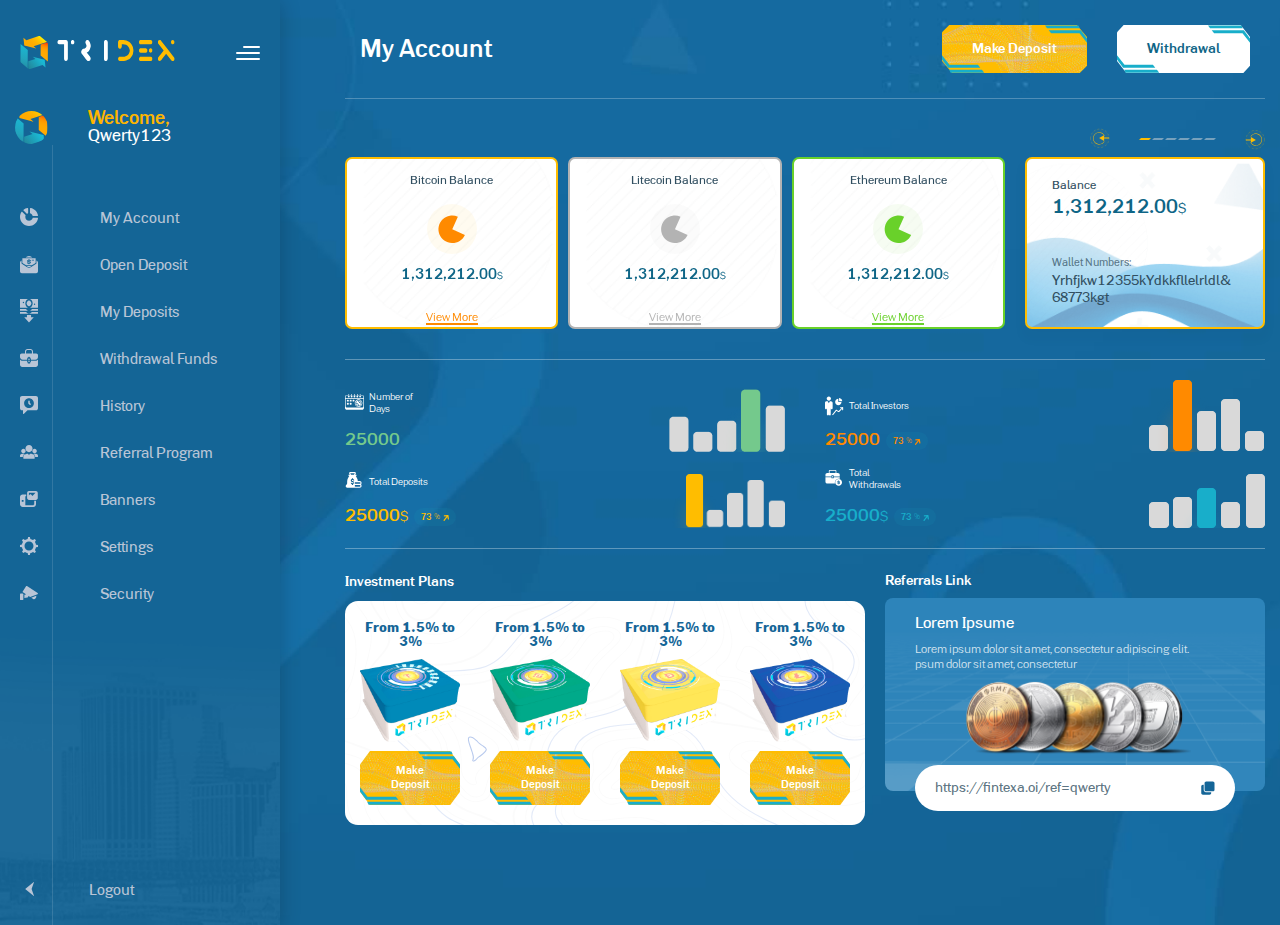
<file: myaccount.html>
<!DOCTYPE html>
<html lang="en">

<head>
	<meta charset="UTF-8">
	<meta http-equiv="X-UA-Compatible" content="IE=edge">
	<meta name="viewport" content="width=device-width, initial-scale=1.0">
	<link rel="stylesheet" href="css/style.min.css?_v=20221004111642">
	<title>My Account</title>
</head>

<body>
	<div class="wrap _nav-close">
		<button class="navigation-target">
			<span></span>
			<span></span>
			<span></span>
		</button>
		<div class="overlay-bg"></div>
		<aside class="navigation">
			<div class="navigation__body">
				<div class="navigation__header">
					<a href="#" class="navigation__logo"><img src="img/header/logo.svg" alt="Logo"></a>
					<button class="navigation__header-burger">
						<span></span>
						<span></span>
						<span></span>
					</button>
				</div>
				<div class="navigation__user user-profile">
					<a href="#" class="user-profile__avatar">
						<img src="img/logo-avatar.svg" alt="Avatar">
					</a>
					<div class="user-profile__info">
						<div class="user-profile__welcome">Welcome,</div>
						<div class="user-profile__username">Qwerty123</div>
					</div>
				</div>
				<nav class="navigation__menu">
					<ul class="navigation__list">
						<li class="navigation__item">
							<a href="#" class="navigation__link">
								<span>
									<svg width="18" height="18" viewBox="0 0 18 18" fill="none" xmlns="http://www.w3.org/2000/svg">
										<path d="M8.14969 0.580646C8.14969 0.40909 8.07368 0.246325 7.94224 0.136065C7.81079 0.0258054 7.63704 -0.0211436 7.46811 0.00889401C6.04267 0.262382 4.73261 0.848969 3.62098 1.68526C3.48667 1.7863 3.40278 1.9407 3.39106 2.10841C3.37934 2.27612 3.44112 2.44053 3.55999 2.5594L6.55404 5.55345C6.73707 5.73649 7.01956 5.77629 7.24582 5.65053C7.41316 5.55748 7.58832 5.47683 7.77007 5.40992C7.99822 5.32591 8.14969 5.10857 8.14969 4.86546V0.580646Z" fill="#B9C5D6" />
										<path d="M9.98145 4.86546C9.98145 5.10863 10.1332 5.32591 10.3614 5.40986C11.3925 5.78906 12.2109 6.60758 12.5901 7.63863C12.6741 7.86684 12.8915 8.01843 13.1347 8.01843H17.4199C17.5916 8.01843 17.7545 7.94236 17.8647 7.81067C17.9749 7.67898 18.021 7.50529 17.9909 7.33624C17.3283 3.61023 14.3896 0.671616 10.6636 0.00895804C10.4947 -0.0210795 10.3212 0.0252589 10.1896 0.135397C10.0581 0.245535 9.98145 0.40836 9.98145 0.579977V4.86546Z" fill="#B9C5D6" />
										<path d="M13.1345 9.85026C12.8913 9.85026 12.674 10.002 12.5901 10.2302C12.0624 11.6653 10.6838 12.689 9.06567 12.689C6.9921 12.689 5.31116 11.0081 5.31116 8.93448C5.31116 8.47153 5.39523 8.02835 5.54859 7.61893C5.62838 7.40599 5.57624 7.16581 5.41543 7.005L2.34104 3.9306C2.2171 3.80667 2.04378 3.74549 1.86947 3.76399C1.69517 3.78249 1.53814 3.87865 1.44309 4.0259C0.530053 5.4406 -0.00012207 7.12551 -0.00012207 8.93448C-0.00012207 13.9414 4.0588 18.0003 9.06567 18.0003C13.5273 18.0003 17.236 14.7773 17.9909 10.5325C18.021 10.3636 17.9746 10.1901 17.8645 10.0585C17.7543 9.92694 17.5915 9.85032 17.4199 9.85032H13.1345V9.85026Z" fill="#B9C5D6" />
									</svg>
								</span>
								My Account
							</a>
						</li>
						<li class="navigation__item">
							<a href="#" class="navigation__link">
								<span>
									<svg width="18" height="19" viewBox="0 0 18 19" fill="none" xmlns="http://www.w3.org/2000/svg">
										<path d="M6.77112 11.1003L7.23757 11.4145C8.30817 12.1361 9.69182 12.1361 10.7624 11.4145L11.2289 11.1003H6.77112Z" fill="#B9C5D6" />
										<path d="M17.197 5.95624L16.4355 5.396V8.33094C16.4355 8.34358 16.4292 8.35467 16.4284 8.36732C16.4261 8.39503 16.4206 8.42033 16.4128 8.44726C16.4057 8.471 16.3971 8.49314 16.3854 8.51532C16.3736 8.5375 16.3603 8.55646 16.3447 8.57626C16.3275 8.59763 16.3095 8.61662 16.2883 8.63402C16.279 8.64192 16.2727 8.65301 16.2625 8.66013L11.1983 12.073C10.5307 12.5225 9.76608 12.748 9.00146 12.748C8.23683 12.748 7.47225 12.5233 6.80466 12.073L1.74039 8.66013C1.72942 8.65301 1.72396 8.64192 1.71456 8.63402C1.69343 8.61662 1.67542 8.59841 1.65822 8.57626C1.64255 8.55649 1.62927 8.53669 1.61753 8.51532C1.60579 8.49318 1.59717 8.471 1.59013 8.44726C1.58231 8.42114 1.57681 8.39503 1.57446 8.36732C1.57289 8.35467 1.56742 8.34358 1.56742 8.33094V5.396L0.803606 5.95624C0.3004 6.32576 -0.00012207 6.9311 -0.00012207 7.57525V16.244C-0.00012207 17.3344 0.847444 18.2223 1.8883 18.2223H16.1115C17.1531 18.2223 17.9999 17.3344 17.9999 16.244V7.57525C17.9999 6.9311 17.7002 6.32576 17.197 5.95624Z" fill="#B9C5D6" />
										<path d="M11.3672 1.66964C9.95073 0.628267 8.04818 0.629083 6.63244 1.66964L5.64478 2.39606H12.178L11.3672 1.66964Z" fill="#B9C5D6" />
										<path d="M9.39111 7.20557V7.89638C9.91075 7.81566 10.1737 7.60279 10.1737 7.53951C10.1737 7.53792 10.162 7.34722 9.39111 7.20557Z" fill="#B9C5D6" />
										<path d="M7.82593 5.95685C7.82593 5.95922 7.83767 6.14914 8.60853 6.29079V5.59839C8.10767 5.67673 7.82593 5.87773 7.82593 5.95685Z" fill="#B9C5D6" />
										<path d="M15.2607 3.18726H2.73897C2.52297 3.18726 2.34766 3.36452 2.34766 3.58292V8.11869C2.34766 8.11869 6.0854 10.309 5.8694 10.309H12.1303C12.2007 10.309 15.652 8.11869 15.652 8.11869V3.58292C15.652 3.36452 15.4775 3.18726 15.2607 3.18726ZM10.9564 7.53946C10.9564 8.13453 10.3068 8.59982 9.39114 8.70427V9.12286C9.39114 9.34126 9.21583 9.51853 8.99983 9.51853C8.78383 9.51853 8.60851 9.34126 8.60851 9.12286V8.70505C7.7492 8.60772 7.11529 8.18991 7.04643 7.63994C7.01903 7.42314 7.17164 7.22529 7.3861 7.19761C7.59975 7.17388 7.7962 7.32421 7.82356 7.54105C7.83453 7.63286 8.12251 7.82433 8.60932 7.89952V7.09238C7.96994 6.9919 7.04409 6.74895 7.04409 5.95687C7.04409 5.36262 7.69443 4.89651 8.60932 4.79288V4.37429C8.60932 4.15589 8.78463 3.97862 9.00063 3.97862C9.21663 3.97862 9.39195 4.15589 9.39195 4.37429V4.7921C10.2513 4.88943 10.8852 5.30724 10.954 5.85721C10.9814 6.07401 10.8288 6.27186 10.6144 6.29953C10.3976 6.32249 10.2043 6.17294 10.1769 5.95609C10.1659 5.86429 9.87795 5.67282 9.39114 5.59763V6.40399C10.0305 6.50521 10.9564 6.74813 10.9564 7.53946ZM13.6955 5.56117H12.1303C11.9143 5.56117 11.7389 5.38391 11.7389 5.16551C11.7389 4.94711 11.9143 4.76984 12.1303 4.76984H13.6955C13.9115 4.76984 14.0868 4.94711 14.0868 5.16551C14.0868 5.38391 13.9123 5.56117 13.6955 5.56117Z" fill="#B9C5D6" />
									</svg>
								</span>
								Open Deposit
							</a>
						</li>
						<li class="navigation__item">
							<a href="#" class="navigation__link">
								<span>
									<svg width="18" height="24" viewBox="0 0 18 24" fill="none" xmlns="http://www.w3.org/2000/svg">
										<path d="M11.645 13.3634C10.9479 14.2213 10.0085 14.6938 8.99988 14.6938H17.9999V13.0867H11.8506C11.7854 13.1817 11.7173 13.2744 11.645 13.3634Z" fill="#B9C5D6" />
										<path d="M6.3548 13.3634C6.28243 13.2743 6.21429 13.1817 6.14913 13.0867H-0.00012207V14.6938H8.99988C7.99124 14.6938 7.05184 14.2213 6.3548 13.3634Z" fill="#B9C5D6" />
										<path d="M11.645 10.3788C10.9479 11.2367 10.0085 11.7092 8.99988 11.7092H17.9999V10.1021H11.8506C11.7854 10.1971 11.7173 10.2898 11.645 10.3788Z" fill="#B9C5D6" />
										<path d="M6.3548 10.3788C6.28243 10.2897 6.21429 10.1971 6.14913 10.1021H-0.00012207V11.7092H8.99988C7.99124 11.7092 7.05184 11.2367 6.3548 10.3788Z" fill="#B9C5D6" />
										<path d="M8.9999 1.37744C7.73393 1.37744 6.70398 2.71638 6.70398 4.36214C6.70398 6.0079 7.73393 7.34683 8.9999 7.34683C10.2659 7.34683 11.2958 6.0079 11.2958 4.36214C11.2958 2.71638 10.2659 1.37744 8.9999 1.37744V1.37744Z" fill="#B9C5D6" />
										<path d="M6.3548 7.3941C5.69164 6.5779 5.32641 5.50116 5.32641 4.36224C5.32641 3.22333 5.69164 2.14659 6.3548 1.33039C7.05184 0.4725 7.99124 0 8.99988 0H-0.00012207V8.72449H8.99988C7.99124 8.72449 7.05184 8.25199 6.3548 7.3941ZM3.44376 4.13265C3.06337 4.13265 2.75498 3.82427 2.75498 3.44388C2.75498 3.06349 3.06337 2.7551 3.44376 2.7551C3.82414 2.7551 4.13253 3.06349 4.13253 3.44388C4.13253 3.82427 3.82414 4.13265 3.44376 4.13265Z" fill="#B9C5D6" />
										<path d="M8.99988 0C10.0085 0 10.9479 0.4725 11.645 1.33039C12.3081 2.14659 12.6733 3.22333 12.6733 4.36224C12.6733 5.50116 12.3081 6.5779 11.645 7.3941C10.9479 8.25199 10.0085 8.72449 8.99988 8.72449H17.9999V0H8.99988ZM14.556 5.96939C14.1756 5.96939 13.8672 5.661 13.8672 5.28061C13.8672 4.90022 14.1756 4.59184 14.556 4.59184C14.9364 4.59184 15.2448 4.90022 15.2448 5.28061C15.2448 5.661 14.9364 5.96939 14.556 5.96939Z" fill="#B9C5D6" />
										<path d="M11.0662 16.0715H6.9335V18.1838H4.24194L8.99982 23.4854L13.7577 18.1838H11.0662V16.0715Z" fill="#B9C5D6" />
									</svg>
								</span>
								My Deposits
							</a>
						</li>
						<li class="navigation__item">
							<a href="#" class="navigation__link">
								<span>
									<svg width="18" height="18" viewBox="0 0 18 18" fill="none" xmlns="http://www.w3.org/2000/svg">
										<path d="M9.93106 10.2947V10.2807C9.93106 10.031 9.72795 9.82788 9.47829 9.82788H8.24672C8.22598 9.82788 8.20923 9.84477 8.20923 9.86551V10.7476H9.47829C9.72795 10.7476 9.93106 10.5443 9.93106 10.2947Z" fill="#B9C5D6" />
										<path d="M16.2797 4.42653H12.9951V2.61447C12.9951 1.17279 11.8223 0 10.3807 0H7.61903C6.17749 0 5.0047 1.17279 5.0047 2.61447V4.42653H1.72006C0.781006 4.42653 -0.00012207 5.18761 -0.00012207 6.12666V8.09363C-0.00012207 9.5625 1.2103 10.7533 2.67917 10.7533H7.15459V9.86559C7.15459 9.42188 7.42032 9.039 7.80141 8.86816V8.32681C7.80141 8.03526 8.03734 7.79947 8.32875 7.79947C8.61989 7.79947 8.85609 8.03526 8.85609 8.32681V8.77327H9.13213V8.32681C9.13213 8.03526 9.36833 7.79947 9.65947 7.79947C9.95088 7.79947 10.1868 8.03526 10.1868 8.32681V8.95042C10.6621 9.20421 10.9858 9.70518 10.9858 10.2807V10.2947C10.9858 10.4547 10.9609 10.6084 10.9145 10.7533H15.3206C16.7895 10.7533 17.9999 9.5625 17.9999 8.09363V6.12666C17.9999 5.18774 17.2188 4.42653 16.2797 4.42653ZM6.05939 2.61447C6.05939 1.75438 6.75908 1.05469 7.61903 1.05469H10.3807C11.2407 1.05469 11.9404 1.75438 11.9404 2.61447V4.42653H6.05939V2.61447Z" fill="#B9C5D6" />
										<path d="M8.20923 12.6846C8.20923 12.705 8.22598 12.7219 8.24672 12.7219H9.47829C9.72795 12.7219 9.93106 12.5191 9.93106 12.269V12.255C9.93106 12.0317 9.76833 11.8455 9.55533 11.8088H8.20923V12.6846Z" fill="#B9C5D6" />
										<path d="M15.5597 11.8091H10.9184C10.9623 11.9501 10.9858 12.1002 10.9858 12.2552V12.2692C10.9858 12.8448 10.6621 13.3458 10.1868 13.6V14.2236C10.1868 14.5147 9.95088 14.7509 9.65947 14.7509C9.36833 14.7509 9.13213 14.5147 9.13213 14.2236V13.7768H8.85609V14.2236C8.85609 14.5147 8.61989 14.7509 8.32875 14.7509C8.03734 14.7509 7.80141 14.5147 7.80141 14.2236V13.6819C7.42032 13.511 7.15459 13.1285 7.15459 12.6848V11.8091H2.44008C1.43002 11.8091 0.536011 11.3018 -0.00012207 10.5283V15.7726C-0.00012207 17.0009 0.999084 18.0001 2.22736 18.0001H15.7724C17.0007 18.0001 17.9999 17.0009 17.9999 15.7726V10.5283C17.4637 11.3018 16.5697 11.8091 15.5597 11.8091Z" fill="#B9C5D6" />
									</svg>
								</span>
								Withdrawal Funds
							</a>
						</li>
						<li class="navigation__item">
							<a href="#" class="navigation__link">
								<span>
									<svg width="18" height="18" viewBox="0 0 18 18" fill="none" xmlns="http://www.w3.org/2000/svg">
										<path d="M15.9374 0H2.06238C0.924628 0 -0.00012207 0.92475 -0.00012207 2.0625V12.1875C-0.00012207 13.3252 0.924628 14.25 2.06238 14.25H2.99988V17.4375C2.99988 17.6655 3.13713 17.8703 3.34713 17.9573C3.41688 17.9858 3.48963 18 3.56238 18C3.70863 18 3.85263 17.943 3.95988 17.835L7.54488 14.25H15.9374C17.0751 14.25 17.9999 13.3252 17.9999 12.1875V2.0625C17.9999 0.92475 17.0751 0 15.9374 0ZM8.99988 12C6.31188 12 4.12488 9.813 4.12488 7.125C4.12488 4.437 6.31188 2.25 8.99988 2.25C11.6879 2.25 13.8749 4.437 13.8749 7.125C13.8749 9.813 11.6879 12 8.99988 12Z" fill="#B9C5D6" />
										<path d="M10.1249 9C9.93288 9 9.74088 8.9265 9.59463 8.78025L8.46963 7.65525C8.32863 7.515 8.24988 7.3245 8.24988 7.125V5.25C8.24988 4.83525 8.58588 4.5 8.99988 4.5C9.41388 4.5 9.74988 4.83525 9.74988 5.25V6.8145L10.6551 7.71975C10.9484 8.013 10.9484 8.487 10.6551 8.78025C10.5089 8.9265 10.3169 9 10.1249 9Z" fill="#B9C5D6" />
									</svg>

								</span>
								History
							</a>
						</li>
						<li class="navigation__item">
							<a href="#" class="navigation__link">
								<span>
									<svg width="18" height="14" viewBox="0 0 18 14" fill="none" xmlns="http://www.w3.org/2000/svg">
										<path d="M14.0805 13.8508H3.91923C3.59857 13.8508 3.33859 13.588 3.33859 13.2639V11.5266C3.33859 10.6989 3.82176 9.94609 4.56956 9.60866C6.74443 8.6272 6.62522 8.66039 6.7947 8.66039H7.48483C7.75207 8.66039 7.9848 8.84473 8.04867 9.107C8.29207 10.1067 9.70761 10.1071 9.95112 9.107C10.015 8.84477 10.2477 8.66039 10.515 8.66039C11.2577 8.66039 11.2958 8.6455 11.4418 8.71138L13.4302 9.60866C14.178 9.94609 14.6612 10.6989 14.6612 11.5266V13.2639C14.6612 13.588 14.4012 13.8508 14.0805 13.8508ZM9.01407 0C7.05838 0 5.46734 1.60797 5.46734 3.58446C5.46734 5.56095 7.05838 7.16891 9.01407 7.16891C10.9698 7.16891 12.5608 5.56095 12.5608 3.58446C12.5608 1.60797 10.9698 0 9.01407 0ZM3.41908 3.834C2.18771 3.834 1.18592 4.84645 1.18592 6.09096C1.18592 7.33542 2.18771 8.34788 3.41908 8.34788C4.65048 8.34788 5.65228 7.33542 5.65228 6.09096C5.65224 4.84645 4.65045 3.834 3.41908 3.834ZM14.5807 3.834C13.3493 3.834 12.3475 4.84645 12.3475 6.09096C12.3475 7.33542 13.3493 8.34788 14.5807 8.34788C15.812 8.34788 16.8138 7.33542 16.8138 6.09096C16.8138 4.84645 15.812 3.834 14.5807 3.834ZM17.1616 9.20995C15.9534 8.66465 15.9823 8.65907 15.817 8.65907C14.9521 8.65907 14.3863 8.65295 14.0036 8.65104C13.6232 8.64913 13.4972 9.16477 13.8343 9.34294C14.1102 9.48884 14.2778 9.61328 14.4768 9.83276C15.0576 10.4702 15.1117 11.1449 15.1116 11.7042C15.1115 11.9068 15.2739 12.0707 15.4744 12.0707H17.4192C17.74 12.0707 17.9999 11.8078 17.9999 11.4839V10.516C17.9999 9.95228 17.6707 9.43991 17.1616 9.20995ZM2.18274 8.65907C2.0182 8.65907 2.05057 8.66274 0.838184 9.20995C0.329031 9.43991 -0.00012207 9.95228 -0.00012207 10.516V11.4839C-0.00012207 11.8077 0.259717 12.0707 0.580523 12.0707H2.52525C2.72579 12.0707 2.8883 11.9065 2.88804 11.7039C2.88739 11.1426 2.9399 10.4727 3.52294 9.83272C3.72098 9.61431 3.88995 9.48877 4.15984 9.34547C4.49621 9.16689 4.37192 8.65277 3.99196 8.65343C3.60695 8.65409 3.04122 8.65907 2.18274 8.65907Z" fill="#B9C5D6" />
									</svg>

								</span>
								Referral Program
							</a>
						</li>
						<li class="navigation__item">
							<a href="#" class="navigation__link">
								<span>
									<svg width="18" height="16" viewBox="0 0 18 16" fill="none" xmlns="http://www.w3.org/2000/svg">
										<path fill-rule="evenodd" clip-rule="evenodd" d="M8.98749 0C7.92768 0 7.11084 0.876495 7.11084 1.90476V6.98399C7.11084 8.01226 7.92764 8.88875 8.98749 8.88875H15.901C16.9608 8.88875 17.7775 8.01226 17.7775 6.98399V1.90476C17.7775 0.876495 16.9608 0 15.901 0H8.98749ZM8.88867 1.90476C8.88867 1.86131 8.90489 1.82812 8.92632 1.8061C8.94745 1.78452 8.96829 1.77783 8.98748 1.77783H15.5254L12.4441 4.94701L11.1062 3.57082C10.9388 3.39865 10.709 3.30162 10.4689 3.30162C10.2288 3.30162 9.99891 3.39865 9.83164 3.57082L8.88863 4.54076L8.88867 1.90476Z" fill="#B9C5D6" />
										<path fill-rule="evenodd" clip-rule="evenodd" d="M6.22204 3.55542H2.66654C1.19378 3.55542 -0.00012207 4.74932 -0.00012207 6.22208V13.3333C-0.00012207 14.8061 1.19378 16 2.66654 16H13.3332C14.806 16 15.9999 14.8061 15.9999 13.3333V9.77781H14.222V13.3333C14.222 13.8242 13.8241 14.2222 13.3332 14.2222H5.33321V5.3334H6.22204V3.55542ZM1.77748 10.6667V8.88882H3.5553V10.6667H1.77748Z" fill="#B9C5D6" />
									</svg>

								</span>
								Banners
							</a>
						</li>
						<li class="navigation__item">
							<a href="#" class="navigation__link">
								<span>
									<svg width="18" height="18" viewBox="0 0 18 18" fill="none" xmlns="http://www.w3.org/2000/svg">
										<path d="M16.0199 7.65C15.8399 6.66 15.4799 5.76 14.9399 5.04L15.9299 3.33L14.6699 2.07L12.9599 3.06C12.1499 2.52 11.2499 2.16 10.3499 1.98L9.89988 0H8.09988L7.64988 1.98C6.65988 2.16 5.75988 2.52 4.94988 3.06L3.23988 1.98L1.97988 3.24L2.96988 4.95C2.42988 5.76 2.06988 6.66 1.88988 7.56L-0.00012207 8.1V9.9L1.97988 10.35C2.15988 11.34 2.51988 12.24 3.05988 12.96L2.06988 14.67L3.32988 15.93L5.03988 14.94C5.84988 15.48 6.74988 15.84 7.64988 16.02L8.09988 18H9.89988L10.3499 16.02C11.3399 15.84 12.2399 15.48 12.9599 14.94L14.6699 15.93L15.9299 14.67L14.9399 12.96C15.4799 12.15 15.8399 11.25 16.0199 10.35L17.9999 9.9V8.1L16.0199 7.65ZM8.99988 13.5C6.47988 13.5 4.49988 11.52 4.49988 9C4.49988 6.48 6.47988 4.5 8.99988 4.5C11.5199 4.5 13.4999 6.48 13.4999 9C13.4999 11.52 11.5199 13.5 8.99988 13.5Z" fill="#B9C5D6" />
									</svg>

								</span>
								Settings
							</a>
						</li>
						<li class="navigation__item">
							<a href="#" class="navigation__link">
								<span>
									<svg width="18" height="14" viewBox="0 0 18 14" fill="none" xmlns="http://www.w3.org/2000/svg">
										<path d="M16.1456 9.83154L11.2577 11.6503L13.1841 12.8824C13.9355 13.3628 14.9424 13.1457 15.4289 12.3984L16.05 11.4443C16.2891 11.0772 16.3697 10.6393 16.2774 10.2112C16.2487 10.0779 16.2043 9.95074 16.1456 9.83154Z" fill="#B9C5D6" />
										<path d="M2.7065 7.53809H0.618205C0.27722 7.53809 -0.00012207 7.81543 -0.00012207 8.15641V13.3817C-0.00012207 13.7227 0.27722 14.0001 0.618205 14.0001H2.7065C3.04735 14.0001 3.32483 13.7227 3.32483 13.3817V8.15641C3.32483 7.81543 3.04735 7.53809 2.7065 7.53809Z" fill="#B9C5D6" />
										<path d="M17.669 6.96194L6.98762 0.109869C6.67352 -0.0946401 6.25147 -0.00534761 6.04696 0.308754L2.72942 5.40542C2.63025 5.55754 2.59637 5.73928 2.63396 5.9169C2.67154 6.09466 2.77606 6.24705 2.92831 6.34608L5.98263 8.22849L5.79157 8.55041L4.37825 8.87151V12.0343L7.34506 11.489C7.54985 11.46 7.73227 11.3384 7.8372 11.1588L8.57033 9.90557L10.1555 10.9365L17.5384 8.16773C17.7794 8.07666 17.9463 7.86104 17.974 7.60495C18.0017 7.34887 17.8849 7.10253 17.669 6.96194Z" fill="#B9C5D6" />
									</svg>
								</span>
								Security
							</a>
						</li>
					</ul>
					<a href="" class="navigation__logout">
						<span>
							<svg width="9" height="16" viewBox="0 0 9 16" fill="none" xmlns="http://www.w3.org/2000/svg">
								<path d="M0.481333 7.74823L8.75609 0.989259C8.96189 0.824191 9.05568 0.891376 8.96547 1.13928L6.76882 7.59814C6.67866 7.84604 6.67951 8.24778 6.77071 8.49533L8.96358 14.8601C9.05478 15.1076 8.96107 15.1756 8.75418 15.0118L0.48322 8.34363C0.276352 8.17993 0.275507 7.91333 0.481333 7.74823Z" fill="#B9C5D6" />
							</svg>
						</span>
						Logout
					</a>
				</nav>
			</div>
		</aside>
		<div class="account main-block">
			<div class="account__container _second-container">
				<div class="account__info info-page">
					<div class="info-page__name">My Account</div>
					<div class="info-page__buttons">
						<a href="#" class="info-page__button btn">
							<div class="btn__wrapper">Make Deposit</div>
						</a>
						<a href="#" class="info-page__button btn btn_white">
							<div class="btn__wrapper">Withdrawal</div>
						</a>
					</div>
				</div>
				<div class="account__body">
					<div class="account__balance balance-account">
						<div class="balance-account__controls controls-slider">
							<button class="controls-slider__button controls-slider__button_prev">
								<img src="img/base/slider-arrow.svg" alt="Prev">
							</button>
							<div class="controls-slider__pagination"></div>
							<button class="controls-slider__button controls-slider__button_next">
								<img src="img/base/slider-arrow.svg" alt="Next">
							</button>
						</div>
						<div class="balance-account__body">
							<div class="balance-account__top">
								<div class="balance-account__cards cards-balance swiper">
									<div class="cards-balance__wrapper swiper-wrapper">
										<div class="cards-balance__slide cards-balance__slide_orange swiper-slide">
											<div class="cards-balance__item">
												<div class="cards-balance__name">Bitcoin Balance</div>
												<div class="cards-balance__icon">
													<img src="img/myaccount/card-balance-icon-1.svg" alt="icon">
												</div>
												<div class="cards-balance__price"><span>1,312,212.00</span>$</div>
												<div class="cards-balance__view-more">View More</div>
											</div>
										</div>
										<div class="cards-balance__slide cards-balance__slide_grey swiper-slide">
											<div class="cards-balance__item">
												<div class="cards-balance__name">Litecoin Balance</div>
												<div class="cards-balance__icon">
													<img src="img/myaccount/card-balance-icon-2.svg" alt="icon">
												</div>
												<div class="cards-balance__price"><span>1,312,212.00</span>$</div>
												<div class="cards-balance__view-more">View More</div>
											</div>
										</div>
										<div class="cards-balance__slide cards-balance__slide_light-green swiper-slide">
											<div class="cards-balance__item">
												<div class="cards-balance__name">Ethereum Balance</div>
												<div class="cards-balance__icon">
													<img src="img/myaccount/card-balance-icon-3.svg" alt="icon">
												</div>
												<div class="cards-balance__price"><span>1,312,212.00</span>$</div>
												<div class="cards-balance__view-more">View More</div>
											</div>
										</div>
										<div class="cards-balance__slide cards-balance__slide_green swiper-slide">
											<div class="cards-balance__item">
												<div class="cards-balance__name">Tether Balance</div>
												<div class="cards-balance__icon">
													<img src="img/myaccount/card-balance-icon-4.svg" alt="icon">
												</div>
												<div class="cards-balance__price"><span>1,312,212.00</span>$</div>
												<div class="cards-balance__view-more">View More</div>
											</div>
										</div>
										<div class="cards-balance__slide cards-balance__slide_red swiper-slide">
											<div class="cards-balance__item">
												<div class="cards-balance__name">Tron Balance</div>
												<div class="cards-balance__icon">
													<img src="img/myaccount/card-balance-icon-5.svg" alt="icon">
												</div>
												<div class="cards-balance__price"><span>1,312,212.00</span>$</div>
												<div class="cards-balance__view-more">View More</div>
											</div>
										</div>
										<div class="cards-balance__slide cards-balance__slide_yellow swiper-slide">
											<div class="cards-balance__item">
												<div class="cards-balance__name">Binance Balance</div>
												<div class="cards-balance__icon">
													<img src="img/myaccount/card-balance-icon-6.svg" alt="icon">
												</div>
												<div class="cards-balance__price"><span>1,312,212.00</span>$</div>
												<div class="cards-balance__view-more">View More</div>
											</div>
										</div>
										<div class="cards-balance__slide cards-balance__slide_blue swiper-slide">
											<div class="cards-balance__item">
												<div class="cards-balance__name">Dash Balance</div>
												<div class="cards-balance__icon">
													<img src="img/myaccount/card-balance-icon-7.svg" alt="icon">
												</div>
												<div class="cards-balance__price"><span>1,312,212.00</span>$</div>
												<div class="cards-balance__view-more">View More</div>
											</div>
										</div>
										<div class="cards-balance__slide cards-balance__slide_orange swiper-slide">
											<div class="cards-balance__item">
												<div class="cards-balance__name">Bitcoin Balance</div>
												<div class="cards-balance__icon">
													<img src="img/myaccount/card-balance-icon-1.svg" alt="icon">
												</div>
												<div class="cards-balance__price"><span>1,312,212.00</span>$</div>
												<div class="cards-balance__view-more">View More</div>
											</div>
										</div>
									</div>
								</div>
								<div class="balance-account__info info-balance">
									<div class="info-balance__head">
										<div class="info-balance__balance">Balance</div>
										<div class="info-balance__numbers"><span>1,312,212.00</span>$</div>
									</div>
									<div class="info-balance__footer">
										<div class="info-balance__wallet-numbers">Wallet Numbers:</div>
										<div class="info-balance__code">Yrhfjkw12355kYdkkfllelrldl&68773kgt</div>
									</div>
								</div>
							</div>
							<div class="balance-account__main">
								<div class="balance-account__charts charts-account">
									<div class="charts-account__item charts-account__item_green">
										<div class="charts-account__info">
											<div class="charts-account__text">
												<div class="charts-account__icon"><img src="img/myaccount/charts-icon-1.svg" alt="icon"></div>
												<div class="charts-account__name">Number of Days</div>
											</div>
											<div class="charts-account__information">
												<div class="charts-account__numbers">
													<span>25000</span>
												</div>
											</div>
										</div>
										<div class="charts-account__image">
											<img src="img/myaccount/chart-account-image-1.png" alt="Chart">
										</div>
									</div>
									<div class="charts-account__item charts-account__item_orange">
										<div class="charts-account__info">
											<div class="charts-account__text">
												<div class="charts-account__icon"><img src="img/myaccount/charts-icon-2.svg" alt="icon"></div>
												<div class="charts-account__name">Total Investors</div>
											</div>
											<div class="charts-account__information">
												<div class="charts-account__numbers">
													<span>25000</span>
												</div>
												<div class="charts-account__percent"><span>73</span>%</div>
											</div>
										</div>
										<div class="charts-account__image">
											<img src="img/myaccount/chart-account-image-2.png" alt="Chart">
										</div>
									</div>
									<div class="charts-account__item charts-account__item_yellow">
										<div class="charts-account__info">
											<div class="charts-account__text">
												<div class="charts-account__icon"><img src="img/myaccount/charts-icon-3.svg" alt="icon"></div>
												<div class="charts-account__name">Total Deposits</div>
											</div>
											<div class="charts-account__information">
												<div class="charts-account__numbers">
													<span>25000</span>$
												</div>
												<div class="charts-account__percent"><span>73</span>%</div>
											</div>
										</div>
										<div class="charts-account__image">
											<img src="img/myaccount/chart-account-image-3.png" alt="Chart">
										</div>
									</div>
									<div class="charts-account__item charts-account__item_blue">
										<div class="charts-account__info">
											<div class="charts-account__text">
												<div class="charts-account__icon"><img src="img/myaccount/charts-icon-4.svg" alt="icon"></div>
												<div class="charts-account__name">Total Withdrawals</div>
											</div>
											<div class="charts-account__information">
												<div class="charts-account__numbers">
													<span>25000</span>$
												</div>
												<div class="charts-account__percent"><span>73</span>%</div>
											</div>
										</div>
										<div class="charts-account__image">
											<img src="img/myaccount/chart-account-image-4.png" alt="Chart">
										</div>
									</div>
								</div>
							</div>
							<div class="balance-account__bottom">
								<div class="balance-account__plans plans-account">
									<h4 class="plans-account__title">Investment Plans</h4>
									<div class="plans-account__items">
										<div class="plans-account__item">
											<div class="plans-account__text">From 1.5% to 3%</div>
											<div class="plans-account__image"><img src="img/offers/tarif-image-5.png" alt="Image"></div>
											<button class="plans-account__button btn">
												<div class="btn__wrapper">
													Make Deposit
												</div>
											</button>
										</div>
										<div class="plans-account__item">
											<div class="plans-account__text">From 1.5% to 3%</div>
											<div class="plans-account__image"><img src="img/offers/tarif-image-2.png" alt="Image"></div>
											<button class="plans-account__button btn">
												<div class="btn__wrapper">
													Make Deposit
												</div>
											</button>
										</div>
										<div class="plans-account__item">
											<div class="plans-account__text">From 1.5% to 3%</div>
											<div class="plans-account__image"><img src="img/offers/tarif-image-3.png" alt="Image"></div>
											<button class="plans-account__button btn">
												<div class="btn__wrapper">
													Make Deposit
												</div>
											</button>
										</div>
										<div class="plans-account__item">
											<div class="plans-account__text">From 1.5% to 3%</div>
											<div class="plans-account__image"><img src="img/offers/tarif-image-4.png" alt="Image"></div>
											<button class="plans-account__button btn">
												<div class="btn__wrapper">
													Make Deposit
												</div>
											</button>
										</div>
									</div>
								</div>
								<div class="balance-account__referals referals-account">
									<h4 class="referals-account__title">Referrals Link</h4>
									<div class="referals-account__body">
										<div class="referals-account__content">
											<div class="referals-account__name">Lorem Ipsume</div>
											<div class="referals-account__text">Lorem ipsum dolor sit amet, consectetur adipiscing elit. psum dolor sit amet, consectetur</div>
											<div class="referals-account__image"><img src="img/myaccount/referals-coins.png" alt="Coins"></div>
										</div>
										<div class="referals-account__copy">
											<div data-clipboard-text="https://fintexa.oi/ref=qwerty" class="referals-account__link copy-item">https://fintexa.oi/ref=qwerty</div>
											<button data-clipboard-text="https://fintexa.oi/ref=qwerty" class="referals-account__link-button copy-item">
												<img src="img/myaccount/copy-icon.svg" alt="copy">
											</button>
										</div>
									</div>
								</div>
							</div>
						</div>
					</div>
				</div>
			</div>
		</div>
	</div>



	<script src="js/app.min.js?_v=20221004111642"></script>
</body>

</html>
</file>
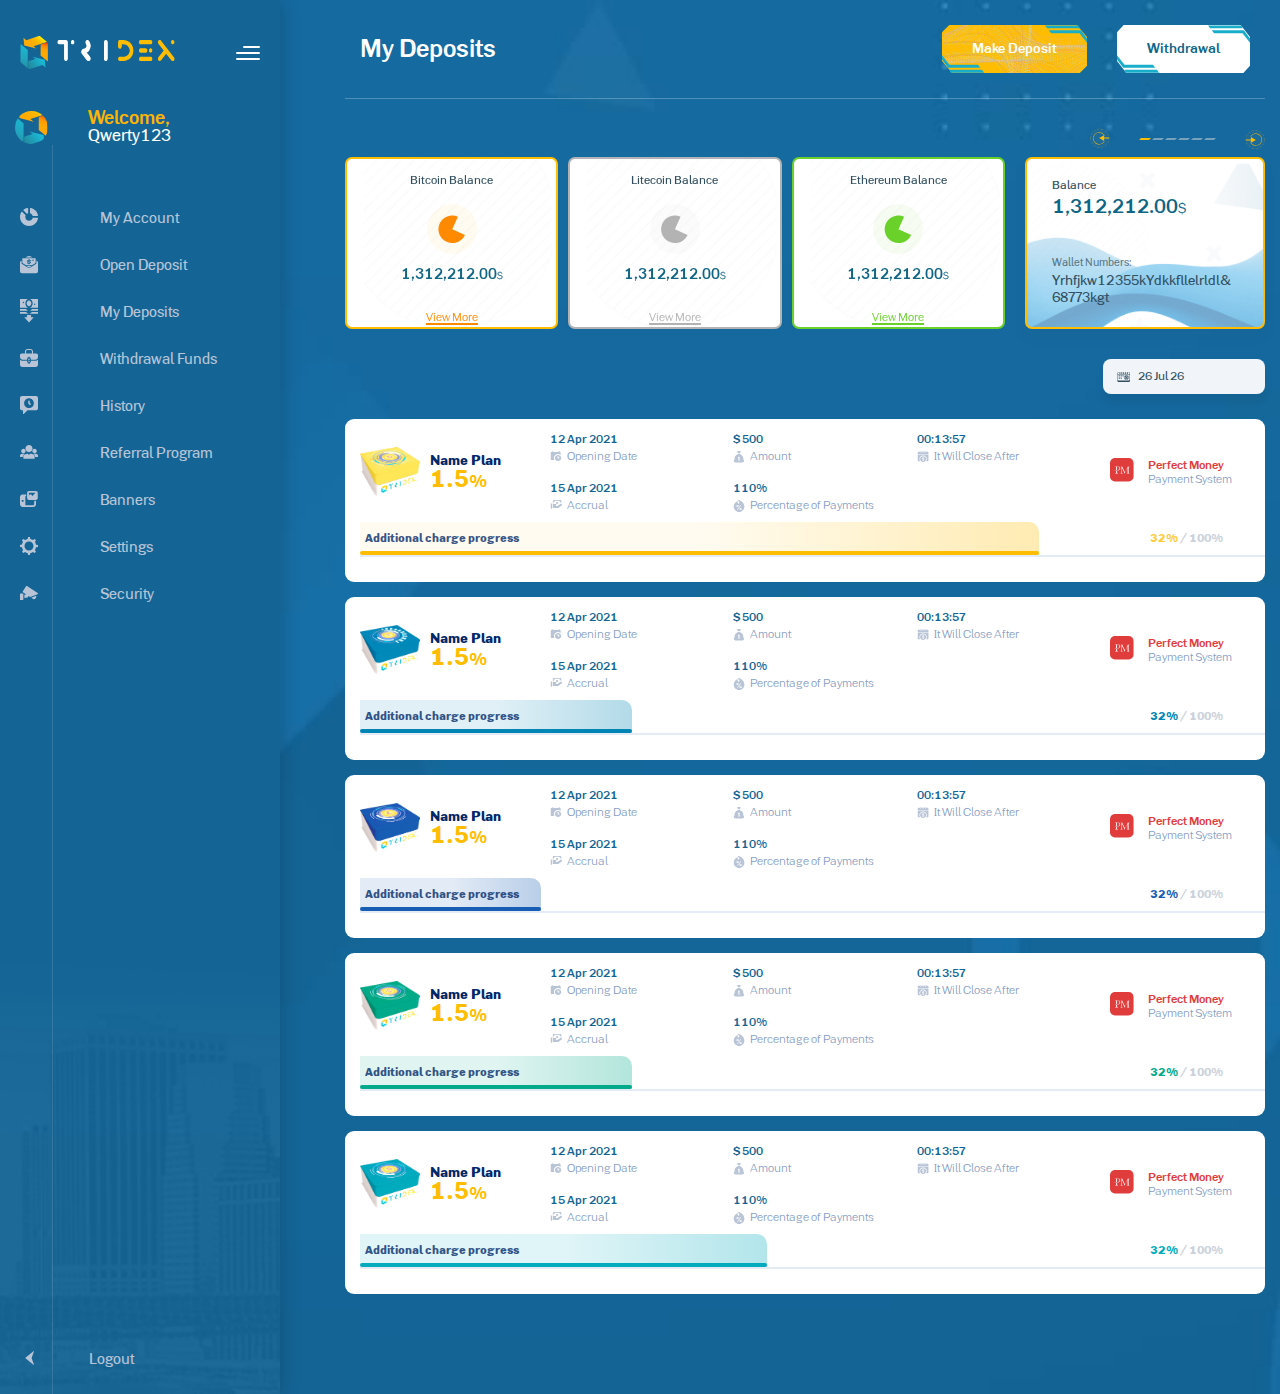
<file: mydeposit.html>
<!DOCTYPE html>
<html lang="en">

<head>
	<meta charset="UTF-8">
	<meta http-equiv="X-UA-Compatible" content="IE=edge">
	<meta name="viewport" content="width=device-width, initial-scale=1.0">
	<link rel="stylesheet" href="css/style.min.css?_v=20221004111642">
	<title>My Deposit</title>
</head>

<body>
	<div class="wrap _nav-close">
		<button class="navigation-target">
			<span></span>
			<span></span>
			<span></span>
		</button>
		<div class="overlay-bg"></div>
		<aside class="navigation">
			<div class="navigation__body">
				<div class="navigation__header">
					<a href="#" class="navigation__logo"><img src="img/header/logo.svg" alt="Logo"></a>
					<button class="navigation__header-burger">
						<span></span>
						<span></span>
						<span></span>
					</button>
				</div>
				<div class="navigation__user user-profile">
					<a href="#" class="user-profile__avatar">
						<img src="img/logo-avatar.svg" alt="Avatar">
					</a>
					<div class="user-profile__info">
						<div class="user-profile__welcome">Welcome,</div>
						<div class="user-profile__username">Qwerty123</div>
					</div>
				</div>
				<nav class="navigation__menu">
					<ul class="navigation__list">
						<li class="navigation__item">
							<a href="#" class="navigation__link">
								<span>
									<svg width="18" height="18" viewBox="0 0 18 18" fill="none" xmlns="http://www.w3.org/2000/svg">
										<path d="M8.14969 0.580646C8.14969 0.40909 8.07368 0.246325 7.94224 0.136065C7.81079 0.0258054 7.63704 -0.0211436 7.46811 0.00889401C6.04267 0.262382 4.73261 0.848969 3.62098 1.68526C3.48667 1.7863 3.40278 1.9407 3.39106 2.10841C3.37934 2.27612 3.44112 2.44053 3.55999 2.5594L6.55404 5.55345C6.73707 5.73649 7.01956 5.77629 7.24582 5.65053C7.41316 5.55748 7.58832 5.47683 7.77007 5.40992C7.99822 5.32591 8.14969 5.10857 8.14969 4.86546V0.580646Z" fill="#B9C5D6" />
										<path d="M9.98145 4.86546C9.98145 5.10863 10.1332 5.32591 10.3614 5.40986C11.3925 5.78906 12.2109 6.60758 12.5901 7.63863C12.6741 7.86684 12.8915 8.01843 13.1347 8.01843H17.4199C17.5916 8.01843 17.7545 7.94236 17.8647 7.81067C17.9749 7.67898 18.021 7.50529 17.9909 7.33624C17.3283 3.61023 14.3896 0.671616 10.6636 0.00895804C10.4947 -0.0210795 10.3212 0.0252589 10.1896 0.135397C10.0581 0.245535 9.98145 0.40836 9.98145 0.579977V4.86546Z" fill="#B9C5D6" />
										<path d="M13.1345 9.85026C12.8913 9.85026 12.674 10.002 12.5901 10.2302C12.0624 11.6653 10.6838 12.689 9.06567 12.689C6.9921 12.689 5.31116 11.0081 5.31116 8.93448C5.31116 8.47153 5.39523 8.02835 5.54859 7.61893C5.62838 7.40599 5.57624 7.16581 5.41543 7.005L2.34104 3.9306C2.2171 3.80667 2.04378 3.74549 1.86947 3.76399C1.69517 3.78249 1.53814 3.87865 1.44309 4.0259C0.530053 5.4406 -0.00012207 7.12551 -0.00012207 8.93448C-0.00012207 13.9414 4.0588 18.0003 9.06567 18.0003C13.5273 18.0003 17.236 14.7773 17.9909 10.5325C18.021 10.3636 17.9746 10.1901 17.8645 10.0585C17.7543 9.92694 17.5915 9.85032 17.4199 9.85032H13.1345V9.85026Z" fill="#B9C5D6" />
									</svg>
								</span>
								My Account
							</a>
						</li>
						<li class="navigation__item">
							<a href="#" class="navigation__link">
								<span>
									<svg width="18" height="19" viewBox="0 0 18 19" fill="none" xmlns="http://www.w3.org/2000/svg">
										<path d="M6.77112 11.1003L7.23757 11.4145C8.30817 12.1361 9.69182 12.1361 10.7624 11.4145L11.2289 11.1003H6.77112Z" fill="#B9C5D6" />
										<path d="M17.197 5.95624L16.4355 5.396V8.33094C16.4355 8.34358 16.4292 8.35467 16.4284 8.36732C16.4261 8.39503 16.4206 8.42033 16.4128 8.44726C16.4057 8.471 16.3971 8.49314 16.3854 8.51532C16.3736 8.5375 16.3603 8.55646 16.3447 8.57626C16.3275 8.59763 16.3095 8.61662 16.2883 8.63402C16.279 8.64192 16.2727 8.65301 16.2625 8.66013L11.1983 12.073C10.5307 12.5225 9.76608 12.748 9.00146 12.748C8.23683 12.748 7.47225 12.5233 6.80466 12.073L1.74039 8.66013C1.72942 8.65301 1.72396 8.64192 1.71456 8.63402C1.69343 8.61662 1.67542 8.59841 1.65822 8.57626C1.64255 8.55649 1.62927 8.53669 1.61753 8.51532C1.60579 8.49318 1.59717 8.471 1.59013 8.44726C1.58231 8.42114 1.57681 8.39503 1.57446 8.36732C1.57289 8.35467 1.56742 8.34358 1.56742 8.33094V5.396L0.803606 5.95624C0.3004 6.32576 -0.00012207 6.9311 -0.00012207 7.57525V16.244C-0.00012207 17.3344 0.847444 18.2223 1.8883 18.2223H16.1115C17.1531 18.2223 17.9999 17.3344 17.9999 16.244V7.57525C17.9999 6.9311 17.7002 6.32576 17.197 5.95624Z" fill="#B9C5D6" />
										<path d="M11.3672 1.66964C9.95073 0.628267 8.04818 0.629083 6.63244 1.66964L5.64478 2.39606H12.178L11.3672 1.66964Z" fill="#B9C5D6" />
										<path d="M9.39111 7.20557V7.89638C9.91075 7.81566 10.1737 7.60279 10.1737 7.53951C10.1737 7.53792 10.162 7.34722 9.39111 7.20557Z" fill="#B9C5D6" />
										<path d="M7.82593 5.95685C7.82593 5.95922 7.83767 6.14914 8.60853 6.29079V5.59839C8.10767 5.67673 7.82593 5.87773 7.82593 5.95685Z" fill="#B9C5D6" />
										<path d="M15.2607 3.18726H2.73897C2.52297 3.18726 2.34766 3.36452 2.34766 3.58292V8.11869C2.34766 8.11869 6.0854 10.309 5.8694 10.309H12.1303C12.2007 10.309 15.652 8.11869 15.652 8.11869V3.58292C15.652 3.36452 15.4775 3.18726 15.2607 3.18726ZM10.9564 7.53946C10.9564 8.13453 10.3068 8.59982 9.39114 8.70427V9.12286C9.39114 9.34126 9.21583 9.51853 8.99983 9.51853C8.78383 9.51853 8.60851 9.34126 8.60851 9.12286V8.70505C7.7492 8.60772 7.11529 8.18991 7.04643 7.63994C7.01903 7.42314 7.17164 7.22529 7.3861 7.19761C7.59975 7.17388 7.7962 7.32421 7.82356 7.54105C7.83453 7.63286 8.12251 7.82433 8.60932 7.89952V7.09238C7.96994 6.9919 7.04409 6.74895 7.04409 5.95687C7.04409 5.36262 7.69443 4.89651 8.60932 4.79288V4.37429C8.60932 4.15589 8.78463 3.97862 9.00063 3.97862C9.21663 3.97862 9.39195 4.15589 9.39195 4.37429V4.7921C10.2513 4.88943 10.8852 5.30724 10.954 5.85721C10.9814 6.07401 10.8288 6.27186 10.6144 6.29953C10.3976 6.32249 10.2043 6.17294 10.1769 5.95609C10.1659 5.86429 9.87795 5.67282 9.39114 5.59763V6.40399C10.0305 6.50521 10.9564 6.74813 10.9564 7.53946ZM13.6955 5.56117H12.1303C11.9143 5.56117 11.7389 5.38391 11.7389 5.16551C11.7389 4.94711 11.9143 4.76984 12.1303 4.76984H13.6955C13.9115 4.76984 14.0868 4.94711 14.0868 5.16551C14.0868 5.38391 13.9123 5.56117 13.6955 5.56117Z" fill="#B9C5D6" />
									</svg>
								</span>
								Open Deposit
							</a>
						</li>
						<li class="navigation__item">
							<a href="#" class="navigation__link">
								<span>
									<svg width="18" height="24" viewBox="0 0 18 24" fill="none" xmlns="http://www.w3.org/2000/svg">
										<path d="M11.645 13.3634C10.9479 14.2213 10.0085 14.6938 8.99988 14.6938H17.9999V13.0867H11.8506C11.7854 13.1817 11.7173 13.2744 11.645 13.3634Z" fill="#B9C5D6" />
										<path d="M6.3548 13.3634C6.28243 13.2743 6.21429 13.1817 6.14913 13.0867H-0.00012207V14.6938H8.99988C7.99124 14.6938 7.05184 14.2213 6.3548 13.3634Z" fill="#B9C5D6" />
										<path d="M11.645 10.3788C10.9479 11.2367 10.0085 11.7092 8.99988 11.7092H17.9999V10.1021H11.8506C11.7854 10.1971 11.7173 10.2898 11.645 10.3788Z" fill="#B9C5D6" />
										<path d="M6.3548 10.3788C6.28243 10.2897 6.21429 10.1971 6.14913 10.1021H-0.00012207V11.7092H8.99988C7.99124 11.7092 7.05184 11.2367 6.3548 10.3788Z" fill="#B9C5D6" />
										<path d="M8.9999 1.37744C7.73393 1.37744 6.70398 2.71638 6.70398 4.36214C6.70398 6.0079 7.73393 7.34683 8.9999 7.34683C10.2659 7.34683 11.2958 6.0079 11.2958 4.36214C11.2958 2.71638 10.2659 1.37744 8.9999 1.37744V1.37744Z" fill="#B9C5D6" />
										<path d="M6.3548 7.3941C5.69164 6.5779 5.32641 5.50116 5.32641 4.36224C5.32641 3.22333 5.69164 2.14659 6.3548 1.33039C7.05184 0.4725 7.99124 0 8.99988 0H-0.00012207V8.72449H8.99988C7.99124 8.72449 7.05184 8.25199 6.3548 7.3941ZM3.44376 4.13265C3.06337 4.13265 2.75498 3.82427 2.75498 3.44388C2.75498 3.06349 3.06337 2.7551 3.44376 2.7551C3.82414 2.7551 4.13253 3.06349 4.13253 3.44388C4.13253 3.82427 3.82414 4.13265 3.44376 4.13265Z" fill="#B9C5D6" />
										<path d="M8.99988 0C10.0085 0 10.9479 0.4725 11.645 1.33039C12.3081 2.14659 12.6733 3.22333 12.6733 4.36224C12.6733 5.50116 12.3081 6.5779 11.645 7.3941C10.9479 8.25199 10.0085 8.72449 8.99988 8.72449H17.9999V0H8.99988ZM14.556 5.96939C14.1756 5.96939 13.8672 5.661 13.8672 5.28061C13.8672 4.90022 14.1756 4.59184 14.556 4.59184C14.9364 4.59184 15.2448 4.90022 15.2448 5.28061C15.2448 5.661 14.9364 5.96939 14.556 5.96939Z" fill="#B9C5D6" />
										<path d="M11.0662 16.0715H6.9335V18.1838H4.24194L8.99982 23.4854L13.7577 18.1838H11.0662V16.0715Z" fill="#B9C5D6" />
									</svg>
								</span>
								My Deposits
							</a>
						</li>
						<li class="navigation__item">
							<a href="#" class="navigation__link">
								<span>
									<svg width="18" height="18" viewBox="0 0 18 18" fill="none" xmlns="http://www.w3.org/2000/svg">
										<path d="M9.93106 10.2947V10.2807C9.93106 10.031 9.72795 9.82788 9.47829 9.82788H8.24672C8.22598 9.82788 8.20923 9.84477 8.20923 9.86551V10.7476H9.47829C9.72795 10.7476 9.93106 10.5443 9.93106 10.2947Z" fill="#B9C5D6" />
										<path d="M16.2797 4.42653H12.9951V2.61447C12.9951 1.17279 11.8223 0 10.3807 0H7.61903C6.17749 0 5.0047 1.17279 5.0047 2.61447V4.42653H1.72006C0.781006 4.42653 -0.00012207 5.18761 -0.00012207 6.12666V8.09363C-0.00012207 9.5625 1.2103 10.7533 2.67917 10.7533H7.15459V9.86559C7.15459 9.42188 7.42032 9.039 7.80141 8.86816V8.32681C7.80141 8.03526 8.03734 7.79947 8.32875 7.79947C8.61989 7.79947 8.85609 8.03526 8.85609 8.32681V8.77327H9.13213V8.32681C9.13213 8.03526 9.36833 7.79947 9.65947 7.79947C9.95088 7.79947 10.1868 8.03526 10.1868 8.32681V8.95042C10.6621 9.20421 10.9858 9.70518 10.9858 10.2807V10.2947C10.9858 10.4547 10.9609 10.6084 10.9145 10.7533H15.3206C16.7895 10.7533 17.9999 9.5625 17.9999 8.09363V6.12666C17.9999 5.18774 17.2188 4.42653 16.2797 4.42653ZM6.05939 2.61447C6.05939 1.75438 6.75908 1.05469 7.61903 1.05469H10.3807C11.2407 1.05469 11.9404 1.75438 11.9404 2.61447V4.42653H6.05939V2.61447Z" fill="#B9C5D6" />
										<path d="M8.20923 12.6846C8.20923 12.705 8.22598 12.7219 8.24672 12.7219H9.47829C9.72795 12.7219 9.93106 12.5191 9.93106 12.269V12.255C9.93106 12.0317 9.76833 11.8455 9.55533 11.8088H8.20923V12.6846Z" fill="#B9C5D6" />
										<path d="M15.5597 11.8091H10.9184C10.9623 11.9501 10.9858 12.1002 10.9858 12.2552V12.2692C10.9858 12.8448 10.6621 13.3458 10.1868 13.6V14.2236C10.1868 14.5147 9.95088 14.7509 9.65947 14.7509C9.36833 14.7509 9.13213 14.5147 9.13213 14.2236V13.7768H8.85609V14.2236C8.85609 14.5147 8.61989 14.7509 8.32875 14.7509C8.03734 14.7509 7.80141 14.5147 7.80141 14.2236V13.6819C7.42032 13.511 7.15459 13.1285 7.15459 12.6848V11.8091H2.44008C1.43002 11.8091 0.536011 11.3018 -0.00012207 10.5283V15.7726C-0.00012207 17.0009 0.999084 18.0001 2.22736 18.0001H15.7724C17.0007 18.0001 17.9999 17.0009 17.9999 15.7726V10.5283C17.4637 11.3018 16.5697 11.8091 15.5597 11.8091Z" fill="#B9C5D6" />
									</svg>
								</span>
								Withdrawal Funds
							</a>
						</li>
						<li class="navigation__item">
							<a href="#" class="navigation__link">
								<span>
									<svg width="18" height="18" viewBox="0 0 18 18" fill="none" xmlns="http://www.w3.org/2000/svg">
										<path d="M15.9374 0H2.06238C0.924628 0 -0.00012207 0.92475 -0.00012207 2.0625V12.1875C-0.00012207 13.3252 0.924628 14.25 2.06238 14.25H2.99988V17.4375C2.99988 17.6655 3.13713 17.8703 3.34713 17.9573C3.41688 17.9858 3.48963 18 3.56238 18C3.70863 18 3.85263 17.943 3.95988 17.835L7.54488 14.25H15.9374C17.0751 14.25 17.9999 13.3252 17.9999 12.1875V2.0625C17.9999 0.92475 17.0751 0 15.9374 0ZM8.99988 12C6.31188 12 4.12488 9.813 4.12488 7.125C4.12488 4.437 6.31188 2.25 8.99988 2.25C11.6879 2.25 13.8749 4.437 13.8749 7.125C13.8749 9.813 11.6879 12 8.99988 12Z" fill="#B9C5D6" />
										<path d="M10.1249 9C9.93288 9 9.74088 8.9265 9.59463 8.78025L8.46963 7.65525C8.32863 7.515 8.24988 7.3245 8.24988 7.125V5.25C8.24988 4.83525 8.58588 4.5 8.99988 4.5C9.41388 4.5 9.74988 4.83525 9.74988 5.25V6.8145L10.6551 7.71975C10.9484 8.013 10.9484 8.487 10.6551 8.78025C10.5089 8.9265 10.3169 9 10.1249 9Z" fill="#B9C5D6" />
									</svg>

								</span>
								History
							</a>
						</li>
						<li class="navigation__item">
							<a href="#" class="navigation__link">
								<span>
									<svg width="18" height="14" viewBox="0 0 18 14" fill="none" xmlns="http://www.w3.org/2000/svg">
										<path d="M14.0805 13.8508H3.91923C3.59857 13.8508 3.33859 13.588 3.33859 13.2639V11.5266C3.33859 10.6989 3.82176 9.94609 4.56956 9.60866C6.74443 8.6272 6.62522 8.66039 6.7947 8.66039H7.48483C7.75207 8.66039 7.9848 8.84473 8.04867 9.107C8.29207 10.1067 9.70761 10.1071 9.95112 9.107C10.015 8.84477 10.2477 8.66039 10.515 8.66039C11.2577 8.66039 11.2958 8.6455 11.4418 8.71138L13.4302 9.60866C14.178 9.94609 14.6612 10.6989 14.6612 11.5266V13.2639C14.6612 13.588 14.4012 13.8508 14.0805 13.8508ZM9.01407 0C7.05838 0 5.46734 1.60797 5.46734 3.58446C5.46734 5.56095 7.05838 7.16891 9.01407 7.16891C10.9698 7.16891 12.5608 5.56095 12.5608 3.58446C12.5608 1.60797 10.9698 0 9.01407 0ZM3.41908 3.834C2.18771 3.834 1.18592 4.84645 1.18592 6.09096C1.18592 7.33542 2.18771 8.34788 3.41908 8.34788C4.65048 8.34788 5.65228 7.33542 5.65228 6.09096C5.65224 4.84645 4.65045 3.834 3.41908 3.834ZM14.5807 3.834C13.3493 3.834 12.3475 4.84645 12.3475 6.09096C12.3475 7.33542 13.3493 8.34788 14.5807 8.34788C15.812 8.34788 16.8138 7.33542 16.8138 6.09096C16.8138 4.84645 15.812 3.834 14.5807 3.834ZM17.1616 9.20995C15.9534 8.66465 15.9823 8.65907 15.817 8.65907C14.9521 8.65907 14.3863 8.65295 14.0036 8.65104C13.6232 8.64913 13.4972 9.16477 13.8343 9.34294C14.1102 9.48884 14.2778 9.61328 14.4768 9.83276C15.0576 10.4702 15.1117 11.1449 15.1116 11.7042C15.1115 11.9068 15.2739 12.0707 15.4744 12.0707H17.4192C17.74 12.0707 17.9999 11.8078 17.9999 11.4839V10.516C17.9999 9.95228 17.6707 9.43991 17.1616 9.20995ZM2.18274 8.65907C2.0182 8.65907 2.05057 8.66274 0.838184 9.20995C0.329031 9.43991 -0.00012207 9.95228 -0.00012207 10.516V11.4839C-0.00012207 11.8077 0.259717 12.0707 0.580523 12.0707H2.52525C2.72579 12.0707 2.8883 11.9065 2.88804 11.7039C2.88739 11.1426 2.9399 10.4727 3.52294 9.83272C3.72098 9.61431 3.88995 9.48877 4.15984 9.34547C4.49621 9.16689 4.37192 8.65277 3.99196 8.65343C3.60695 8.65409 3.04122 8.65907 2.18274 8.65907Z" fill="#B9C5D6" />
									</svg>

								</span>
								Referral Program
							</a>
						</li>
						<li class="navigation__item">
							<a href="#" class="navigation__link">
								<span>
									<svg width="18" height="16" viewBox="0 0 18 16" fill="none" xmlns="http://www.w3.org/2000/svg">
										<path fill-rule="evenodd" clip-rule="evenodd" d="M8.98749 0C7.92768 0 7.11084 0.876495 7.11084 1.90476V6.98399C7.11084 8.01226 7.92764 8.88875 8.98749 8.88875H15.901C16.9608 8.88875 17.7775 8.01226 17.7775 6.98399V1.90476C17.7775 0.876495 16.9608 0 15.901 0H8.98749ZM8.88867 1.90476C8.88867 1.86131 8.90489 1.82812 8.92632 1.8061C8.94745 1.78452 8.96829 1.77783 8.98748 1.77783H15.5254L12.4441 4.94701L11.1062 3.57082C10.9388 3.39865 10.709 3.30162 10.4689 3.30162C10.2288 3.30162 9.99891 3.39865 9.83164 3.57082L8.88863 4.54076L8.88867 1.90476Z" fill="#B9C5D6" />
										<path fill-rule="evenodd" clip-rule="evenodd" d="M6.22204 3.55542H2.66654C1.19378 3.55542 -0.00012207 4.74932 -0.00012207 6.22208V13.3333C-0.00012207 14.8061 1.19378 16 2.66654 16H13.3332C14.806 16 15.9999 14.8061 15.9999 13.3333V9.77781H14.222V13.3333C14.222 13.8242 13.8241 14.2222 13.3332 14.2222H5.33321V5.3334H6.22204V3.55542ZM1.77748 10.6667V8.88882H3.5553V10.6667H1.77748Z" fill="#B9C5D6" />
									</svg>

								</span>
								Banners
							</a>
						</li>
						<li class="navigation__item">
							<a href="#" class="navigation__link">
								<span>
									<svg width="18" height="18" viewBox="0 0 18 18" fill="none" xmlns="http://www.w3.org/2000/svg">
										<path d="M16.0199 7.65C15.8399 6.66 15.4799 5.76 14.9399 5.04L15.9299 3.33L14.6699 2.07L12.9599 3.06C12.1499 2.52 11.2499 2.16 10.3499 1.98L9.89988 0H8.09988L7.64988 1.98C6.65988 2.16 5.75988 2.52 4.94988 3.06L3.23988 1.98L1.97988 3.24L2.96988 4.95C2.42988 5.76 2.06988 6.66 1.88988 7.56L-0.00012207 8.1V9.9L1.97988 10.35C2.15988 11.34 2.51988 12.24 3.05988 12.96L2.06988 14.67L3.32988 15.93L5.03988 14.94C5.84988 15.48 6.74988 15.84 7.64988 16.02L8.09988 18H9.89988L10.3499 16.02C11.3399 15.84 12.2399 15.48 12.9599 14.94L14.6699 15.93L15.9299 14.67L14.9399 12.96C15.4799 12.15 15.8399 11.25 16.0199 10.35L17.9999 9.9V8.1L16.0199 7.65ZM8.99988 13.5C6.47988 13.5 4.49988 11.52 4.49988 9C4.49988 6.48 6.47988 4.5 8.99988 4.5C11.5199 4.5 13.4999 6.48 13.4999 9C13.4999 11.52 11.5199 13.5 8.99988 13.5Z" fill="#B9C5D6" />
									</svg>

								</span>
								Settings
							</a>
						</li>
						<li class="navigation__item">
							<a href="#" class="navigation__link">
								<span>
									<svg width="18" height="14" viewBox="0 0 18 14" fill="none" xmlns="http://www.w3.org/2000/svg">
										<path d="M16.1456 9.83154L11.2577 11.6503L13.1841 12.8824C13.9355 13.3628 14.9424 13.1457 15.4289 12.3984L16.05 11.4443C16.2891 11.0772 16.3697 10.6393 16.2774 10.2112C16.2487 10.0779 16.2043 9.95074 16.1456 9.83154Z" fill="#B9C5D6" />
										<path d="M2.7065 7.53809H0.618205C0.27722 7.53809 -0.00012207 7.81543 -0.00012207 8.15641V13.3817C-0.00012207 13.7227 0.27722 14.0001 0.618205 14.0001H2.7065C3.04735 14.0001 3.32483 13.7227 3.32483 13.3817V8.15641C3.32483 7.81543 3.04735 7.53809 2.7065 7.53809Z" fill="#B9C5D6" />
										<path d="M17.669 6.96194L6.98762 0.109869C6.67352 -0.0946401 6.25147 -0.00534761 6.04696 0.308754L2.72942 5.40542C2.63025 5.55754 2.59637 5.73928 2.63396 5.9169C2.67154 6.09466 2.77606 6.24705 2.92831 6.34608L5.98263 8.22849L5.79157 8.55041L4.37825 8.87151V12.0343L7.34506 11.489C7.54985 11.46 7.73227 11.3384 7.8372 11.1588L8.57033 9.90557L10.1555 10.9365L17.5384 8.16773C17.7794 8.07666 17.9463 7.86104 17.974 7.60495C18.0017 7.34887 17.8849 7.10253 17.669 6.96194Z" fill="#B9C5D6" />
									</svg>
								</span>
								Security
							</a>
						</li>
					</ul>
					<a href="" class="navigation__logout">
						<span>
							<svg width="9" height="16" viewBox="0 0 9 16" fill="none" xmlns="http://www.w3.org/2000/svg">
								<path d="M0.481333 7.74823L8.75609 0.989259C8.96189 0.824191 9.05568 0.891376 8.96547 1.13928L6.76882 7.59814C6.67866 7.84604 6.67951 8.24778 6.77071 8.49533L8.96358 14.8601C9.05478 15.1076 8.96107 15.1756 8.75418 15.0118L0.48322 8.34363C0.276352 8.17993 0.275507 7.91333 0.481333 7.74823Z" fill="#B9C5D6" />
							</svg>
						</span>
						Logout
					</a>
				</nav>
			</div>
		</aside>

		<div class="my-deposit main-block">
			<div class="my-deposit__container _second-container">
				<div class="my-deposit__info info-page">
					<div class="info-page__name">My Deposits</div>
					<div class="info-page__buttons">
						<a href="#" class="info-page__button btn">
							<div class="btn__wrapper">Make Deposit</div>
						</a>
						<a href="#" class="info-page__button btn btn_white">
							<div class="btn__wrapper">Withdrawal</div>
						</a>
					</div>
				</div>
				<div class="my-deposit__body">
					<div class="my-deposit__top top-my-deposit">
						<div class="top-my-deposit__controls controls-slider">
							<button class="controls-slider__button controls-slider__button_prev">
								<img src="img/base/slider-arrow.svg" alt="Prev">
							</button>
							<div class="controls-slider__pagination"></div>
							<button class="controls-slider__button controls-slider__button_next">
								<img src="img/base/slider-arrow.svg" alt="Next">
							</button>
						</div>
						<div class="top-my-deposit__body">
							<div class="top-my-deposit__cards cards-balance swiper">
								<div class="cards-balance__wrapper swiper-wrapper">
									<div class="cards-balance__slide cards-balance__slide_orange swiper-slide">
										<div class="cards-balance__item">
											<div class="cards-balance__name">Bitcoin Balance</div>
											<div class="cards-balance__icon">
												<img src="img/myaccount/card-balance-icon-1.svg" alt="icon">
											</div>
											<div class="cards-balance__price"><span>1,312,212.00</span>$</div>
											<div class="cards-balance__view-more">View More</div>
										</div>
									</div>
									<div class="cards-balance__slide cards-balance__slide_grey swiper-slide">
										<div class="cards-balance__item">
											<div class="cards-balance__name">Litecoin Balance</div>
											<div class="cards-balance__icon">
												<img src="img/myaccount/card-balance-icon-2.svg" alt="icon">
											</div>
											<div class="cards-balance__price"><span>1,312,212.00</span>$</div>
											<div class="cards-balance__view-more">View More</div>
										</div>
									</div>
									<div class="cards-balance__slide cards-balance__slide_light-green swiper-slide">
										<div class="cards-balance__item">
											<div class="cards-balance__name">Ethereum Balance</div>
											<div class="cards-balance__icon">
												<img src="img/myaccount/card-balance-icon-3.svg" alt="icon">
											</div>
											<div class="cards-balance__price"><span>1,312,212.00</span>$</div>
											<div class="cards-balance__view-more">View More</div>
										</div>
									</div>
									<div class="cards-balance__slide cards-balance__slide_green swiper-slide">
										<div class="cards-balance__item">
											<div class="cards-balance__name">Tether Balance</div>
											<div class="cards-balance__icon">
												<img src="img/myaccount/card-balance-icon-4.svg" alt="icon">
											</div>
											<div class="cards-balance__price"><span>1,312,212.00</span>$</div>
											<div class="cards-balance__view-more">View More</div>
										</div>
									</div>
									<div class="cards-balance__slide cards-balance__slide_red swiper-slide">
										<div class="cards-balance__item">
											<div class="cards-balance__name">Tron Balance</div>
											<div class="cards-balance__icon">
												<img src="img/myaccount/card-balance-icon-5.svg" alt="icon">
											</div>
											<div class="cards-balance__price"><span>1,312,212.00</span>$</div>
											<div class="cards-balance__view-more">View More</div>
										</div>
									</div>
									<div class="cards-balance__slide cards-balance__slide_yellow swiper-slide">
										<div class="cards-balance__item">
											<div class="cards-balance__name">Binance Balance</div>
											<div class="cards-balance__icon">
												<img src="img/myaccount/card-balance-icon-6.svg" alt="icon">
											</div>
											<div class="cards-balance__price"><span>1,312,212.00</span>$</div>
											<div class="cards-balance__view-more">View More</div>
										</div>
									</div>
									<div class="cards-balance__slide cards-balance__slide_blue swiper-slide">
										<div class="cards-balance__item">
											<div class="cards-balance__name">Dash Balance</div>
											<div class="cards-balance__icon">
												<img src="img/myaccount/card-balance-icon-7.svg" alt="icon">
											</div>
											<div class="cards-balance__price"><span>1,312,212.00</span>$</div>
											<div class="cards-balance__view-more">View More</div>
										</div>
									</div>
									<div class="cards-balance__slide cards-balance__slide_orange swiper-slide">
										<div class="cards-balance__item">
											<div class="cards-balance__name">Bitcoin Balance</div>
											<div class="cards-balance__icon">
												<img src="img/myaccount/card-balance-icon-1.svg" alt="icon">
											</div>
											<div class="cards-balance__price"><span>1,312,212.00</span>$</div>
											<div class="cards-balance__view-more">View More</div>
										</div>
									</div>
								</div>
							</div>
							<div class="info-balance">
								<div class="info-balance__head">
									<div class="info-balance__balance">Balance</div>
									<div class="info-balance__numbers"><span>1,312,212.00</span>$</div>
								</div>
								<div class="info-balance__footer">
									<div class="info-balance__wallet-numbers">Wallet Numbers:</div>
									<div class="info-balance__code">Yrhfjkw12355kYdkkfllelrldl&68773kgt</div>
								</div>
							</div>
						</div>
					</div>
					<div class="top-my-deposit__plans plans-deposit">
						<div class="plans-deposit__header">
							<div class="plans-deposit__datepicker date-picker">
								<input class="plans-deposit__datepicker-input date-picker__input" type="text">
							</div>
						</div>
						<div class="slide-plan__body">
							<div class="slide-plan__block">
								<div class="slide-plan__top">
									<div class="slide-plan__info">
										<div class="slide-plan__image"><img src="img/offers/tarif-image-3.png" alt="Plan"></div>
										<div class="slide-plan__information">
											<div class="slide-plan__name">Name Plan</div>
											<div class="slide-plan__percent">
												<span>1.5</span>%
											</div>
										</div>
									</div>
									<div class="slide-plan__columns">
										<div class="slide-plan__column">
											<div class="slide-plan__date">12 Apr 2021</div>
											<div class="slide-plan__text">
												<div class="slide-plan__text-icon"><img src="img/mydeposit/plan-icon-1.svg" alt="icon"></div>
												<div class="slide-plan__text-info">Opening Date</div>
											</div>
										</div>
										<div class="slide-plan__column">
											<div class="slide-plan__date">$ 500</div>
											<div class="slide-plan__text">
												<div class="slide-plan__text-icon"><img src="img/mydeposit/plan-icon-2.svg" alt="icon"></div>
												<div class="slide-plan__text-info">Amount</div>
											</div>
										</div>
										<div class="slide-plan__column">
											<div class="slide-plan__date">00:13:57</div>
											<div class="slide-plan__text">
												<div class="slide-plan__text-icon"><img src="img/mydeposit/plan-icon-3.svg" alt="icon"></div>
												<div class="slide-plan__text-info">It Will Close After</div>
											</div>
										</div>
										<div class="slide-plan__column">
											<div class="slide-plan__date">15 Apr 2021</div>
											<div class="slide-plan__text">
												<div class="slide-plan__text-icon"><img src="img/mydeposit/plan-icon-4.svg" alt="icon"></div>
												<div class="slide-plan__text-info">Accrual</div>
											</div>
										</div>
										<div class="slide-plan__column">
											<div class="slide-plan__date">110%</div>
											<div class="slide-plan__text">
												<div class="slide-plan__text-icon"><img src="img/mydeposit/plan-icon-5.svg" alt="icon"></div>
												<div class="slide-plan__text-info">Percentage of Payments</div>
											</div>
										</div>
									</div>
									<div class="slide-plan__payment">
										<div class="slide-plan__payment-icon"><img src="img/settings/settings-payment-5.svg" alt=""></div>
										<div class="slide-plan__payment-info">
											<div class="slide-plan__payment-name">Perfect Money</div>
											<div class="slide-plan__payment-text">Payment System</div>
										</div>
									</div>
								</div>
								<div class="slide-plan__progress progress-plan">
									<div style="width: 75%;" class="progress-plan__prorgress-bar"></div>
									<div class="progress-plan__name">Additional charge progress</div>
									<div class="progress-plan__percent">
										<span>32%</span>
										/
										100%
									</div>
								</div>
							</div>
							<div class="slide-plan__block slide-plan__block_blue">
								<div class="slide-plan__top">
									<div class="slide-plan__info">
										<div class="slide-plan__image"><img src="img/offers/tarif-image-5.png" alt="Plan"></div>
										<div class="slide-plan__information">
											<div class="slide-plan__name">Name Plan</div>
											<div class="slide-plan__percent">
												<span>1.5</span>%
											</div>
										</div>
									</div>
									<div class="slide-plan__columns">
										<div class="slide-plan__column">
											<div class="slide-plan__date">12 Apr 2021</div>
											<div class="slide-plan__text">
												<div class="slide-plan__text-icon"><img src="img/mydeposit/plan-icon-1.svg" alt="icon"></div>
												<div class="slide-plan__text-info">Opening Date</div>
											</div>
										</div>
										<div class="slide-plan__column">
											<div class="slide-plan__date">$ 500</div>
											<div class="slide-plan__text">
												<div class="slide-plan__text-icon"><img src="img/mydeposit/plan-icon-2.svg" alt="icon"></div>
												<div class="slide-plan__text-info">Amount</div>
											</div>
										</div>
										<div class="slide-plan__column">
											<div class="slide-plan__date">00:13:57</div>
											<div class="slide-plan__text">
												<div class="slide-plan__text-icon"><img src="img/mydeposit/plan-icon-3.svg" alt="icon"></div>
												<div class="slide-plan__text-info">It Will Close After</div>
											</div>
										</div>
										<div class="slide-plan__column">
											<div class="slide-plan__date">15 Apr 2021</div>
											<div class="slide-plan__text">
												<div class="slide-plan__text-icon"><img src="img/mydeposit/plan-icon-4.svg" alt="icon"></div>
												<div class="slide-plan__text-info">Accrual</div>
											</div>
										</div>
										<div class="slide-plan__column">
											<div class="slide-plan__date">110%</div>
											<div class="slide-plan__text">
												<div class="slide-plan__text-icon"><img src="img/mydeposit/plan-icon-5.svg" alt="icon"></div>
												<div class="slide-plan__text-info">Percentage of Payments</div>
											</div>
										</div>
									</div>
									<div class="slide-plan__payment">
										<div class="slide-plan__payment-icon"><img src="img/settings/settings-payment-5.svg" alt=""></div>
										<div class="slide-plan__payment-info">
											<div class="slide-plan__payment-name">Perfect Money</div>
											<div class="slide-plan__payment-text">Payment System</div>
										</div>
									</div>
								</div>
								<div class="slide-plan__progress progress-plan">
									<div style="width: 30%;" class="progress-plan__prorgress-bar"></div>
									<div class="progress-plan__name">Additional charge progress</div>
									<div class="progress-plan__percent">
										<span>32%</span>
										/
										100%
									</div>
								</div>
							</div>
							<div class="slide-plan__block slide-plan__block_dark-blue">
								<div class="slide-plan__top">
									<div class="slide-plan__info">
										<div class="slide-plan__image"><img src="img/offers/tarif-image-4.png" alt="Plan"></div>
										<div class="slide-plan__information">
											<div class="slide-plan__name">Name Plan</div>
											<div class="slide-plan__percent">
												<span>1.5</span>%
											</div>
										</div>
									</div>
									<div class="slide-plan__columns">
										<div class="slide-plan__column">
											<div class="slide-plan__date">12 Apr 2021</div>
											<div class="slide-plan__text">
												<div class="slide-plan__text-icon"><img src="img/mydeposit/plan-icon-1.svg" alt="icon"></div>
												<div class="slide-plan__text-info">Opening Date</div>
											</div>
										</div>
										<div class="slide-plan__column">
											<div class="slide-plan__date">$ 500</div>
											<div class="slide-plan__text">
												<div class="slide-plan__text-icon"><img src="img/mydeposit/plan-icon-2.svg" alt="icon"></div>
												<div class="slide-plan__text-info">Amount</div>
											</div>
										</div>
										<div class="slide-plan__column">
											<div class="slide-plan__date">00:13:57</div>
											<div class="slide-plan__text">
												<div class="slide-plan__text-icon"><img src="img/mydeposit/plan-icon-3.svg" alt="icon"></div>
												<div class="slide-plan__text-info">It Will Close After</div>
											</div>
										</div>
										<div class="slide-plan__column">
											<div class="slide-plan__date">15 Apr 2021</div>
											<div class="slide-plan__text">
												<div class="slide-plan__text-icon"><img src="img/mydeposit/plan-icon-4.svg" alt="icon"></div>
												<div class="slide-plan__text-info">Accrual</div>
											</div>
										</div>
										<div class="slide-plan__column">
											<div class="slide-plan__date">110%</div>
											<div class="slide-plan__text">
												<div class="slide-plan__text-icon"><img src="img/mydeposit/plan-icon-5.svg" alt="icon"></div>
												<div class="slide-plan__text-info">Percentage of Payments</div>
											</div>
										</div>
									</div>
									<div class="slide-plan__payment">
										<div class="slide-plan__payment-icon"><img src="img/settings/settings-payment-5.svg" alt=""></div>
										<div class="slide-plan__payment-info">
											<div class="slide-plan__payment-name">Perfect Money</div>
											<div class="slide-plan__payment-text">Payment System</div>
										</div>
									</div>
								</div>
								<div class="slide-plan__progress progress-plan">
									<div style="width: 20%;" class="progress-plan__prorgress-bar"></div>
									<div class="progress-plan__name">Additional charge progress</div>
									<div class="progress-plan__percent">
										<span>32%</span>
										/
										100%
									</div>
								</div>
							</div>
							<div class="slide-plan__block slide-plan__block_green">
								<div class="slide-plan__top">
									<div class="slide-plan__info">
										<div class="slide-plan__image"><img src="img/offers/tarif-image-2.png" alt="Plan"></div>
										<div class="slide-plan__information">
											<div class="slide-plan__name">Name Plan</div>
											<div class="slide-plan__percent">
												<span>1.5</span>%
											</div>
										</div>
									</div>
									<div class="slide-plan__columns">
										<div class="slide-plan__column">
											<div class="slide-plan__date">12 Apr 2021</div>
											<div class="slide-plan__text">
												<div class="slide-plan__text-icon"><img src="img/mydeposit/plan-icon-1.svg" alt="icon"></div>
												<div class="slide-plan__text-info">Opening Date</div>
											</div>
										</div>
										<div class="slide-plan__column">
											<div class="slide-plan__date">$ 500</div>
											<div class="slide-plan__text">
												<div class="slide-plan__text-icon"><img src="img/mydeposit/plan-icon-2.svg" alt="icon"></div>
												<div class="slide-plan__text-info">Amount</div>
											</div>
										</div>
										<div class="slide-plan__column">
											<div class="slide-plan__date">00:13:57</div>
											<div class="slide-plan__text">
												<div class="slide-plan__text-icon"><img src="img/mydeposit/plan-icon-3.svg" alt="icon"></div>
												<div class="slide-plan__text-info">It Will Close After</div>
											</div>
										</div>
										<div class="slide-plan__column">
											<div class="slide-plan__date">15 Apr 2021</div>
											<div class="slide-plan__text">
												<div class="slide-plan__text-icon"><img src="img/mydeposit/plan-icon-4.svg" alt="icon"></div>
												<div class="slide-plan__text-info">Accrual</div>
											</div>
										</div>
										<div class="slide-plan__column">
											<div class="slide-plan__date">110%</div>
											<div class="slide-plan__text">
												<div class="slide-plan__text-icon"><img src="img/mydeposit/plan-icon-5.svg" alt="icon"></div>
												<div class="slide-plan__text-info">Percentage of Payments</div>
											</div>
										</div>
									</div>
									<div class="slide-plan__payment">
										<div class="slide-plan__payment-icon"><img src="img/settings/settings-payment-5.svg" alt=""></div>
										<div class="slide-plan__payment-info">
											<div class="slide-plan__payment-name">Perfect Money</div>
											<div class="slide-plan__payment-text">Payment System</div>
										</div>
									</div>
								</div>
								<div class="slide-plan__progress progress-plan">
									<div style="width: 30%;" class="progress-plan__prorgress-bar"></div>
									<div class="progress-plan__name">Additional charge progress</div>
									<div class="progress-plan__percent">
										<span>32%</span>
										/
										100%
									</div>
								</div>
							</div>
							<div class="slide-plan__block slide-plan__block_second-blue">
								<div class="slide-plan__top">
									<div class="slide-plan__info">
										<div class="slide-plan__image"><img src="img/offers/tarif-image-6.png" alt="Plan"></div>
										<div class="slide-plan__information">
											<div class="slide-plan__name">Name Plan</div>
											<div class="slide-plan__percent">
												<span>1.5</span>%
											</div>
										</div>
									</div>
									<div class="slide-plan__columns">
										<div class="slide-plan__column">
											<div class="slide-plan__date">12 Apr 2021</div>
											<div class="slide-plan__text">
												<div class="slide-plan__text-icon"><img src="img/mydeposit/plan-icon-1.svg" alt="icon"></div>
												<div class="slide-plan__text-info">Opening Date</div>
											</div>
										</div>
										<div class="slide-plan__column">
											<div class="slide-plan__date">$ 500</div>
											<div class="slide-plan__text">
												<div class="slide-plan__text-icon"><img src="img/mydeposit/plan-icon-2.svg" alt="icon"></div>
												<div class="slide-plan__text-info">Amount</div>
											</div>
										</div>
										<div class="slide-plan__column">
											<div class="slide-plan__date">00:13:57</div>
											<div class="slide-plan__text">
												<div class="slide-plan__text-icon"><img src="img/mydeposit/plan-icon-3.svg" alt="icon"></div>
												<div class="slide-plan__text-info">It Will Close After</div>
											</div>
										</div>
										<div class="slide-plan__column">
											<div class="slide-plan__date">15 Apr 2021</div>
											<div class="slide-plan__text">
												<div class="slide-plan__text-icon"><img src="img/mydeposit/plan-icon-4.svg" alt="icon"></div>
												<div class="slide-plan__text-info">Accrual</div>
											</div>
										</div>
										<div class="slide-plan__column">
											<div class="slide-plan__date">110%</div>
											<div class="slide-plan__text">
												<div class="slide-plan__text-icon"><img src="img/mydeposit/plan-icon-5.svg" alt="icon"></div>
												<div class="slide-plan__text-info">Percentage of Payments</div>
											</div>
										</div>
									</div>
									<div class="slide-plan__payment">
										<div class="slide-plan__payment-icon"><img src="img/settings/settings-payment-5.svg" alt=""></div>
										<div class="slide-plan__payment-info">
											<div class="slide-plan__payment-name">Perfect Money</div>
											<div class="slide-plan__payment-text">Payment System</div>
										</div>
									</div>
								</div>
								<div class="slide-plan__progress progress-plan">
									<div style="width: 45%;" class="progress-plan__prorgress-bar"></div>
									<div class="progress-plan__name">Additional charge progress</div>
									<div class="progress-plan__percent">
										<span>32%</span>
										/
										100%
									</div>
								</div>
							</div>
						</div>
					</div>
				</div>
			</div>
		</div>
	</div>



	<script src="js/app.min.js?_v=20221004111642"></script>
</body>

</html>
</file>
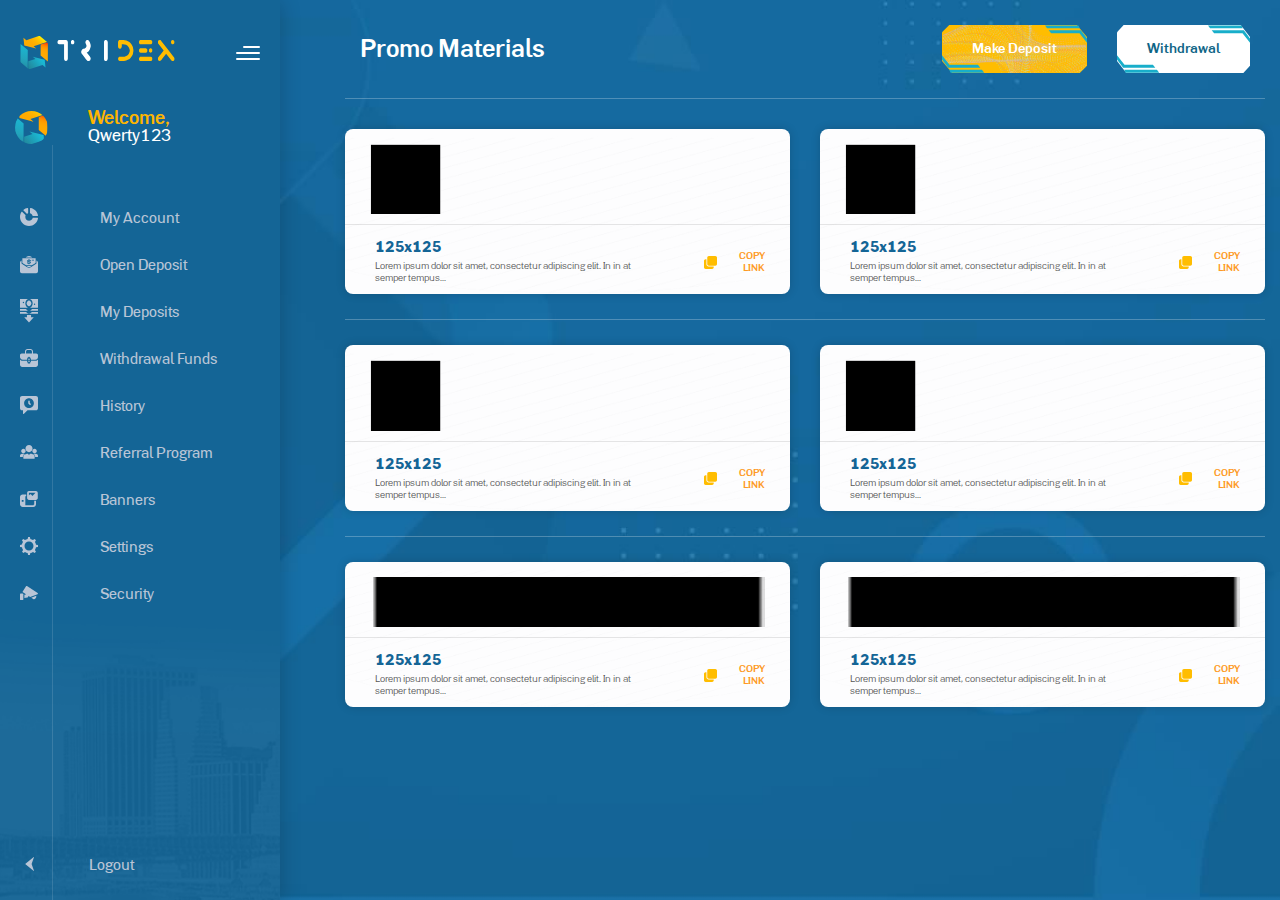
<file: promo.html>
<!DOCTYPE html>
<html lang="en">

<head>
	<meta charset="UTF-8">
	<meta http-equiv="X-UA-Compatible" content="IE=edge">
	<meta name="viewport" content="width=device-width, initial-scale=1.0">
	<link rel="stylesheet" href="css/style.min.css?_v=20221004111642">
	<title>Promo</title>
</head>

<body>
	<div class="wrap _nav-close">
		<button class="navigation-target">
			<span></span>
			<span></span>
			<span></span>
		</button>
		<div class="overlay-bg"></div>
		<aside class="navigation">
			<div class="navigation__body">
				<div class="navigation__header">
					<a href="#" class="navigation__logo"><img src="img/header/logo.svg" alt="Logo"></a>
					<button class="navigation__header-burger">
						<span></span>
						<span></span>
						<span></span>
					</button>
				</div>
				<div class="navigation__user user-profile">
					<a href="#" class="user-profile__avatar">
						<img src="img/logo-avatar.svg" alt="Avatar">
					</a>
					<div class="user-profile__info">
						<div class="user-profile__welcome">Welcome,</div>
						<div class="user-profile__username">Qwerty123</div>
					</div>
				</div>
				<nav class="navigation__menu">
					<ul class="navigation__list">
						<li class="navigation__item">
							<a href="#" class="navigation__link">
								<span>
									<svg width="18" height="18" viewBox="0 0 18 18" fill="none" xmlns="http://www.w3.org/2000/svg">
										<path d="M8.14969 0.580646C8.14969 0.40909 8.07368 0.246325 7.94224 0.136065C7.81079 0.0258054 7.63704 -0.0211436 7.46811 0.00889401C6.04267 0.262382 4.73261 0.848969 3.62098 1.68526C3.48667 1.7863 3.40278 1.9407 3.39106 2.10841C3.37934 2.27612 3.44112 2.44053 3.55999 2.5594L6.55404 5.55345C6.73707 5.73649 7.01956 5.77629 7.24582 5.65053C7.41316 5.55748 7.58832 5.47683 7.77007 5.40992C7.99822 5.32591 8.14969 5.10857 8.14969 4.86546V0.580646Z" fill="#B9C5D6" />
										<path d="M9.98145 4.86546C9.98145 5.10863 10.1332 5.32591 10.3614 5.40986C11.3925 5.78906 12.2109 6.60758 12.5901 7.63863C12.6741 7.86684 12.8915 8.01843 13.1347 8.01843H17.4199C17.5916 8.01843 17.7545 7.94236 17.8647 7.81067C17.9749 7.67898 18.021 7.50529 17.9909 7.33624C17.3283 3.61023 14.3896 0.671616 10.6636 0.00895804C10.4947 -0.0210795 10.3212 0.0252589 10.1896 0.135397C10.0581 0.245535 9.98145 0.40836 9.98145 0.579977V4.86546Z" fill="#B9C5D6" />
										<path d="M13.1345 9.85026C12.8913 9.85026 12.674 10.002 12.5901 10.2302C12.0624 11.6653 10.6838 12.689 9.06567 12.689C6.9921 12.689 5.31116 11.0081 5.31116 8.93448C5.31116 8.47153 5.39523 8.02835 5.54859 7.61893C5.62838 7.40599 5.57624 7.16581 5.41543 7.005L2.34104 3.9306C2.2171 3.80667 2.04378 3.74549 1.86947 3.76399C1.69517 3.78249 1.53814 3.87865 1.44309 4.0259C0.530053 5.4406 -0.00012207 7.12551 -0.00012207 8.93448C-0.00012207 13.9414 4.0588 18.0003 9.06567 18.0003C13.5273 18.0003 17.236 14.7773 17.9909 10.5325C18.021 10.3636 17.9746 10.1901 17.8645 10.0585C17.7543 9.92694 17.5915 9.85032 17.4199 9.85032H13.1345V9.85026Z" fill="#B9C5D6" />
									</svg>
								</span>
								My Account
							</a>
						</li>
						<li class="navigation__item">
							<a href="#" class="navigation__link">
								<span>
									<svg width="18" height="19" viewBox="0 0 18 19" fill="none" xmlns="http://www.w3.org/2000/svg">
										<path d="M6.77112 11.1003L7.23757 11.4145C8.30817 12.1361 9.69182 12.1361 10.7624 11.4145L11.2289 11.1003H6.77112Z" fill="#B9C5D6" />
										<path d="M17.197 5.95624L16.4355 5.396V8.33094C16.4355 8.34358 16.4292 8.35467 16.4284 8.36732C16.4261 8.39503 16.4206 8.42033 16.4128 8.44726C16.4057 8.471 16.3971 8.49314 16.3854 8.51532C16.3736 8.5375 16.3603 8.55646 16.3447 8.57626C16.3275 8.59763 16.3095 8.61662 16.2883 8.63402C16.279 8.64192 16.2727 8.65301 16.2625 8.66013L11.1983 12.073C10.5307 12.5225 9.76608 12.748 9.00146 12.748C8.23683 12.748 7.47225 12.5233 6.80466 12.073L1.74039 8.66013C1.72942 8.65301 1.72396 8.64192 1.71456 8.63402C1.69343 8.61662 1.67542 8.59841 1.65822 8.57626C1.64255 8.55649 1.62927 8.53669 1.61753 8.51532C1.60579 8.49318 1.59717 8.471 1.59013 8.44726C1.58231 8.42114 1.57681 8.39503 1.57446 8.36732C1.57289 8.35467 1.56742 8.34358 1.56742 8.33094V5.396L0.803606 5.95624C0.3004 6.32576 -0.00012207 6.9311 -0.00012207 7.57525V16.244C-0.00012207 17.3344 0.847444 18.2223 1.8883 18.2223H16.1115C17.1531 18.2223 17.9999 17.3344 17.9999 16.244V7.57525C17.9999 6.9311 17.7002 6.32576 17.197 5.95624Z" fill="#B9C5D6" />
										<path d="M11.3672 1.66964C9.95073 0.628267 8.04818 0.629083 6.63244 1.66964L5.64478 2.39606H12.178L11.3672 1.66964Z" fill="#B9C5D6" />
										<path d="M9.39111 7.20557V7.89638C9.91075 7.81566 10.1737 7.60279 10.1737 7.53951C10.1737 7.53792 10.162 7.34722 9.39111 7.20557Z" fill="#B9C5D6" />
										<path d="M7.82593 5.95685C7.82593 5.95922 7.83767 6.14914 8.60853 6.29079V5.59839C8.10767 5.67673 7.82593 5.87773 7.82593 5.95685Z" fill="#B9C5D6" />
										<path d="M15.2607 3.18726H2.73897C2.52297 3.18726 2.34766 3.36452 2.34766 3.58292V8.11869C2.34766 8.11869 6.0854 10.309 5.8694 10.309H12.1303C12.2007 10.309 15.652 8.11869 15.652 8.11869V3.58292C15.652 3.36452 15.4775 3.18726 15.2607 3.18726ZM10.9564 7.53946C10.9564 8.13453 10.3068 8.59982 9.39114 8.70427V9.12286C9.39114 9.34126 9.21583 9.51853 8.99983 9.51853C8.78383 9.51853 8.60851 9.34126 8.60851 9.12286V8.70505C7.7492 8.60772 7.11529 8.18991 7.04643 7.63994C7.01903 7.42314 7.17164 7.22529 7.3861 7.19761C7.59975 7.17388 7.7962 7.32421 7.82356 7.54105C7.83453 7.63286 8.12251 7.82433 8.60932 7.89952V7.09238C7.96994 6.9919 7.04409 6.74895 7.04409 5.95687C7.04409 5.36262 7.69443 4.89651 8.60932 4.79288V4.37429C8.60932 4.15589 8.78463 3.97862 9.00063 3.97862C9.21663 3.97862 9.39195 4.15589 9.39195 4.37429V4.7921C10.2513 4.88943 10.8852 5.30724 10.954 5.85721C10.9814 6.07401 10.8288 6.27186 10.6144 6.29953C10.3976 6.32249 10.2043 6.17294 10.1769 5.95609C10.1659 5.86429 9.87795 5.67282 9.39114 5.59763V6.40399C10.0305 6.50521 10.9564 6.74813 10.9564 7.53946ZM13.6955 5.56117H12.1303C11.9143 5.56117 11.7389 5.38391 11.7389 5.16551C11.7389 4.94711 11.9143 4.76984 12.1303 4.76984H13.6955C13.9115 4.76984 14.0868 4.94711 14.0868 5.16551C14.0868 5.38391 13.9123 5.56117 13.6955 5.56117Z" fill="#B9C5D6" />
									</svg>
								</span>
								Open Deposit
							</a>
						</li>
						<li class="navigation__item">
							<a href="#" class="navigation__link">
								<span>
									<svg width="18" height="24" viewBox="0 0 18 24" fill="none" xmlns="http://www.w3.org/2000/svg">
										<path d="M11.645 13.3634C10.9479 14.2213 10.0085 14.6938 8.99988 14.6938H17.9999V13.0867H11.8506C11.7854 13.1817 11.7173 13.2744 11.645 13.3634Z" fill="#B9C5D6" />
										<path d="M6.3548 13.3634C6.28243 13.2743 6.21429 13.1817 6.14913 13.0867H-0.00012207V14.6938H8.99988C7.99124 14.6938 7.05184 14.2213 6.3548 13.3634Z" fill="#B9C5D6" />
										<path d="M11.645 10.3788C10.9479 11.2367 10.0085 11.7092 8.99988 11.7092H17.9999V10.1021H11.8506C11.7854 10.1971 11.7173 10.2898 11.645 10.3788Z" fill="#B9C5D6" />
										<path d="M6.3548 10.3788C6.28243 10.2897 6.21429 10.1971 6.14913 10.1021H-0.00012207V11.7092H8.99988C7.99124 11.7092 7.05184 11.2367 6.3548 10.3788Z" fill="#B9C5D6" />
										<path d="M8.9999 1.37744C7.73393 1.37744 6.70398 2.71638 6.70398 4.36214C6.70398 6.0079 7.73393 7.34683 8.9999 7.34683C10.2659 7.34683 11.2958 6.0079 11.2958 4.36214C11.2958 2.71638 10.2659 1.37744 8.9999 1.37744V1.37744Z" fill="#B9C5D6" />
										<path d="M6.3548 7.3941C5.69164 6.5779 5.32641 5.50116 5.32641 4.36224C5.32641 3.22333 5.69164 2.14659 6.3548 1.33039C7.05184 0.4725 7.99124 0 8.99988 0H-0.00012207V8.72449H8.99988C7.99124 8.72449 7.05184 8.25199 6.3548 7.3941ZM3.44376 4.13265C3.06337 4.13265 2.75498 3.82427 2.75498 3.44388C2.75498 3.06349 3.06337 2.7551 3.44376 2.7551C3.82414 2.7551 4.13253 3.06349 4.13253 3.44388C4.13253 3.82427 3.82414 4.13265 3.44376 4.13265Z" fill="#B9C5D6" />
										<path d="M8.99988 0C10.0085 0 10.9479 0.4725 11.645 1.33039C12.3081 2.14659 12.6733 3.22333 12.6733 4.36224C12.6733 5.50116 12.3081 6.5779 11.645 7.3941C10.9479 8.25199 10.0085 8.72449 8.99988 8.72449H17.9999V0H8.99988ZM14.556 5.96939C14.1756 5.96939 13.8672 5.661 13.8672 5.28061C13.8672 4.90022 14.1756 4.59184 14.556 4.59184C14.9364 4.59184 15.2448 4.90022 15.2448 5.28061C15.2448 5.661 14.9364 5.96939 14.556 5.96939Z" fill="#B9C5D6" />
										<path d="M11.0662 16.0715H6.9335V18.1838H4.24194L8.99982 23.4854L13.7577 18.1838H11.0662V16.0715Z" fill="#B9C5D6" />
									</svg>
								</span>
								My Deposits
							</a>
						</li>
						<li class="navigation__item">
							<a href="#" class="navigation__link">
								<span>
									<svg width="18" height="18" viewBox="0 0 18 18" fill="none" xmlns="http://www.w3.org/2000/svg">
										<path d="M9.93106 10.2947V10.2807C9.93106 10.031 9.72795 9.82788 9.47829 9.82788H8.24672C8.22598 9.82788 8.20923 9.84477 8.20923 9.86551V10.7476H9.47829C9.72795 10.7476 9.93106 10.5443 9.93106 10.2947Z" fill="#B9C5D6" />
										<path d="M16.2797 4.42653H12.9951V2.61447C12.9951 1.17279 11.8223 0 10.3807 0H7.61903C6.17749 0 5.0047 1.17279 5.0047 2.61447V4.42653H1.72006C0.781006 4.42653 -0.00012207 5.18761 -0.00012207 6.12666V8.09363C-0.00012207 9.5625 1.2103 10.7533 2.67917 10.7533H7.15459V9.86559C7.15459 9.42188 7.42032 9.039 7.80141 8.86816V8.32681C7.80141 8.03526 8.03734 7.79947 8.32875 7.79947C8.61989 7.79947 8.85609 8.03526 8.85609 8.32681V8.77327H9.13213V8.32681C9.13213 8.03526 9.36833 7.79947 9.65947 7.79947C9.95088 7.79947 10.1868 8.03526 10.1868 8.32681V8.95042C10.6621 9.20421 10.9858 9.70518 10.9858 10.2807V10.2947C10.9858 10.4547 10.9609 10.6084 10.9145 10.7533H15.3206C16.7895 10.7533 17.9999 9.5625 17.9999 8.09363V6.12666C17.9999 5.18774 17.2188 4.42653 16.2797 4.42653ZM6.05939 2.61447C6.05939 1.75438 6.75908 1.05469 7.61903 1.05469H10.3807C11.2407 1.05469 11.9404 1.75438 11.9404 2.61447V4.42653H6.05939V2.61447Z" fill="#B9C5D6" />
										<path d="M8.20923 12.6846C8.20923 12.705 8.22598 12.7219 8.24672 12.7219H9.47829C9.72795 12.7219 9.93106 12.5191 9.93106 12.269V12.255C9.93106 12.0317 9.76833 11.8455 9.55533 11.8088H8.20923V12.6846Z" fill="#B9C5D6" />
										<path d="M15.5597 11.8091H10.9184C10.9623 11.9501 10.9858 12.1002 10.9858 12.2552V12.2692C10.9858 12.8448 10.6621 13.3458 10.1868 13.6V14.2236C10.1868 14.5147 9.95088 14.7509 9.65947 14.7509C9.36833 14.7509 9.13213 14.5147 9.13213 14.2236V13.7768H8.85609V14.2236C8.85609 14.5147 8.61989 14.7509 8.32875 14.7509C8.03734 14.7509 7.80141 14.5147 7.80141 14.2236V13.6819C7.42032 13.511 7.15459 13.1285 7.15459 12.6848V11.8091H2.44008C1.43002 11.8091 0.536011 11.3018 -0.00012207 10.5283V15.7726C-0.00012207 17.0009 0.999084 18.0001 2.22736 18.0001H15.7724C17.0007 18.0001 17.9999 17.0009 17.9999 15.7726V10.5283C17.4637 11.3018 16.5697 11.8091 15.5597 11.8091Z" fill="#B9C5D6" />
									</svg>
								</span>
								Withdrawal Funds
							</a>
						</li>
						<li class="navigation__item">
							<a href="#" class="navigation__link">
								<span>
									<svg width="18" height="18" viewBox="0 0 18 18" fill="none" xmlns="http://www.w3.org/2000/svg">
										<path d="M15.9374 0H2.06238C0.924628 0 -0.00012207 0.92475 -0.00012207 2.0625V12.1875C-0.00012207 13.3252 0.924628 14.25 2.06238 14.25H2.99988V17.4375C2.99988 17.6655 3.13713 17.8703 3.34713 17.9573C3.41688 17.9858 3.48963 18 3.56238 18C3.70863 18 3.85263 17.943 3.95988 17.835L7.54488 14.25H15.9374C17.0751 14.25 17.9999 13.3252 17.9999 12.1875V2.0625C17.9999 0.92475 17.0751 0 15.9374 0ZM8.99988 12C6.31188 12 4.12488 9.813 4.12488 7.125C4.12488 4.437 6.31188 2.25 8.99988 2.25C11.6879 2.25 13.8749 4.437 13.8749 7.125C13.8749 9.813 11.6879 12 8.99988 12Z" fill="#B9C5D6" />
										<path d="M10.1249 9C9.93288 9 9.74088 8.9265 9.59463 8.78025L8.46963 7.65525C8.32863 7.515 8.24988 7.3245 8.24988 7.125V5.25C8.24988 4.83525 8.58588 4.5 8.99988 4.5C9.41388 4.5 9.74988 4.83525 9.74988 5.25V6.8145L10.6551 7.71975C10.9484 8.013 10.9484 8.487 10.6551 8.78025C10.5089 8.9265 10.3169 9 10.1249 9Z" fill="#B9C5D6" />
									</svg>

								</span>
								History
							</a>
						</li>
						<li class="navigation__item">
							<a href="#" class="navigation__link">
								<span>
									<svg width="18" height="14" viewBox="0 0 18 14" fill="none" xmlns="http://www.w3.org/2000/svg">
										<path d="M14.0805 13.8508H3.91923C3.59857 13.8508 3.33859 13.588 3.33859 13.2639V11.5266C3.33859 10.6989 3.82176 9.94609 4.56956 9.60866C6.74443 8.6272 6.62522 8.66039 6.7947 8.66039H7.48483C7.75207 8.66039 7.9848 8.84473 8.04867 9.107C8.29207 10.1067 9.70761 10.1071 9.95112 9.107C10.015 8.84477 10.2477 8.66039 10.515 8.66039C11.2577 8.66039 11.2958 8.6455 11.4418 8.71138L13.4302 9.60866C14.178 9.94609 14.6612 10.6989 14.6612 11.5266V13.2639C14.6612 13.588 14.4012 13.8508 14.0805 13.8508ZM9.01407 0C7.05838 0 5.46734 1.60797 5.46734 3.58446C5.46734 5.56095 7.05838 7.16891 9.01407 7.16891C10.9698 7.16891 12.5608 5.56095 12.5608 3.58446C12.5608 1.60797 10.9698 0 9.01407 0ZM3.41908 3.834C2.18771 3.834 1.18592 4.84645 1.18592 6.09096C1.18592 7.33542 2.18771 8.34788 3.41908 8.34788C4.65048 8.34788 5.65228 7.33542 5.65228 6.09096C5.65224 4.84645 4.65045 3.834 3.41908 3.834ZM14.5807 3.834C13.3493 3.834 12.3475 4.84645 12.3475 6.09096C12.3475 7.33542 13.3493 8.34788 14.5807 8.34788C15.812 8.34788 16.8138 7.33542 16.8138 6.09096C16.8138 4.84645 15.812 3.834 14.5807 3.834ZM17.1616 9.20995C15.9534 8.66465 15.9823 8.65907 15.817 8.65907C14.9521 8.65907 14.3863 8.65295 14.0036 8.65104C13.6232 8.64913 13.4972 9.16477 13.8343 9.34294C14.1102 9.48884 14.2778 9.61328 14.4768 9.83276C15.0576 10.4702 15.1117 11.1449 15.1116 11.7042C15.1115 11.9068 15.2739 12.0707 15.4744 12.0707H17.4192C17.74 12.0707 17.9999 11.8078 17.9999 11.4839V10.516C17.9999 9.95228 17.6707 9.43991 17.1616 9.20995ZM2.18274 8.65907C2.0182 8.65907 2.05057 8.66274 0.838184 9.20995C0.329031 9.43991 -0.00012207 9.95228 -0.00012207 10.516V11.4839C-0.00012207 11.8077 0.259717 12.0707 0.580523 12.0707H2.52525C2.72579 12.0707 2.8883 11.9065 2.88804 11.7039C2.88739 11.1426 2.9399 10.4727 3.52294 9.83272C3.72098 9.61431 3.88995 9.48877 4.15984 9.34547C4.49621 9.16689 4.37192 8.65277 3.99196 8.65343C3.60695 8.65409 3.04122 8.65907 2.18274 8.65907Z" fill="#B9C5D6" />
									</svg>

								</span>
								Referral Program
							</a>
						</li>
						<li class="navigation__item">
							<a href="#" class="navigation__link">
								<span>
									<svg width="18" height="16" viewBox="0 0 18 16" fill="none" xmlns="http://www.w3.org/2000/svg">
										<path fill-rule="evenodd" clip-rule="evenodd" d="M8.98749 0C7.92768 0 7.11084 0.876495 7.11084 1.90476V6.98399C7.11084 8.01226 7.92764 8.88875 8.98749 8.88875H15.901C16.9608 8.88875 17.7775 8.01226 17.7775 6.98399V1.90476C17.7775 0.876495 16.9608 0 15.901 0H8.98749ZM8.88867 1.90476C8.88867 1.86131 8.90489 1.82812 8.92632 1.8061C8.94745 1.78452 8.96829 1.77783 8.98748 1.77783H15.5254L12.4441 4.94701L11.1062 3.57082C10.9388 3.39865 10.709 3.30162 10.4689 3.30162C10.2288 3.30162 9.99891 3.39865 9.83164 3.57082L8.88863 4.54076L8.88867 1.90476Z" fill="#B9C5D6" />
										<path fill-rule="evenodd" clip-rule="evenodd" d="M6.22204 3.55542H2.66654C1.19378 3.55542 -0.00012207 4.74932 -0.00012207 6.22208V13.3333C-0.00012207 14.8061 1.19378 16 2.66654 16H13.3332C14.806 16 15.9999 14.8061 15.9999 13.3333V9.77781H14.222V13.3333C14.222 13.8242 13.8241 14.2222 13.3332 14.2222H5.33321V5.3334H6.22204V3.55542ZM1.77748 10.6667V8.88882H3.5553V10.6667H1.77748Z" fill="#B9C5D6" />
									</svg>

								</span>
								Banners
							</a>
						</li>
						<li class="navigation__item">
							<a href="#" class="navigation__link">
								<span>
									<svg width="18" height="18" viewBox="0 0 18 18" fill="none" xmlns="http://www.w3.org/2000/svg">
										<path d="M16.0199 7.65C15.8399 6.66 15.4799 5.76 14.9399 5.04L15.9299 3.33L14.6699 2.07L12.9599 3.06C12.1499 2.52 11.2499 2.16 10.3499 1.98L9.89988 0H8.09988L7.64988 1.98C6.65988 2.16 5.75988 2.52 4.94988 3.06L3.23988 1.98L1.97988 3.24L2.96988 4.95C2.42988 5.76 2.06988 6.66 1.88988 7.56L-0.00012207 8.1V9.9L1.97988 10.35C2.15988 11.34 2.51988 12.24 3.05988 12.96L2.06988 14.67L3.32988 15.93L5.03988 14.94C5.84988 15.48 6.74988 15.84 7.64988 16.02L8.09988 18H9.89988L10.3499 16.02C11.3399 15.84 12.2399 15.48 12.9599 14.94L14.6699 15.93L15.9299 14.67L14.9399 12.96C15.4799 12.15 15.8399 11.25 16.0199 10.35L17.9999 9.9V8.1L16.0199 7.65ZM8.99988 13.5C6.47988 13.5 4.49988 11.52 4.49988 9C4.49988 6.48 6.47988 4.5 8.99988 4.5C11.5199 4.5 13.4999 6.48 13.4999 9C13.4999 11.52 11.5199 13.5 8.99988 13.5Z" fill="#B9C5D6" />
									</svg>

								</span>
								Settings
							</a>
						</li>
						<li class="navigation__item">
							<a href="#" class="navigation__link">
								<span>
									<svg width="18" height="14" viewBox="0 0 18 14" fill="none" xmlns="http://www.w3.org/2000/svg">
										<path d="M16.1456 9.83154L11.2577 11.6503L13.1841 12.8824C13.9355 13.3628 14.9424 13.1457 15.4289 12.3984L16.05 11.4443C16.2891 11.0772 16.3697 10.6393 16.2774 10.2112C16.2487 10.0779 16.2043 9.95074 16.1456 9.83154Z" fill="#B9C5D6" />
										<path d="M2.7065 7.53809H0.618205C0.27722 7.53809 -0.00012207 7.81543 -0.00012207 8.15641V13.3817C-0.00012207 13.7227 0.27722 14.0001 0.618205 14.0001H2.7065C3.04735 14.0001 3.32483 13.7227 3.32483 13.3817V8.15641C3.32483 7.81543 3.04735 7.53809 2.7065 7.53809Z" fill="#B9C5D6" />
										<path d="M17.669 6.96194L6.98762 0.109869C6.67352 -0.0946401 6.25147 -0.00534761 6.04696 0.308754L2.72942 5.40542C2.63025 5.55754 2.59637 5.73928 2.63396 5.9169C2.67154 6.09466 2.77606 6.24705 2.92831 6.34608L5.98263 8.22849L5.79157 8.55041L4.37825 8.87151V12.0343L7.34506 11.489C7.54985 11.46 7.73227 11.3384 7.8372 11.1588L8.57033 9.90557L10.1555 10.9365L17.5384 8.16773C17.7794 8.07666 17.9463 7.86104 17.974 7.60495C18.0017 7.34887 17.8849 7.10253 17.669 6.96194Z" fill="#B9C5D6" />
									</svg>
								</span>
								Security
							</a>
						</li>
					</ul>
					<a href="" class="navigation__logout">
						<span>
							<svg width="9" height="16" viewBox="0 0 9 16" fill="none" xmlns="http://www.w3.org/2000/svg">
								<path d="M0.481333 7.74823L8.75609 0.989259C8.96189 0.824191 9.05568 0.891376 8.96547 1.13928L6.76882 7.59814C6.67866 7.84604 6.67951 8.24778 6.77071 8.49533L8.96358 14.8601C9.05478 15.1076 8.96107 15.1756 8.75418 15.0118L0.48322 8.34363C0.276352 8.17993 0.275507 7.91333 0.481333 7.74823Z" fill="#B9C5D6" />
							</svg>
						</span>
						Logout
					</a>
				</nav>
			</div>
		</aside>
		<div class="promo main-block">
			<div class="promo__container _second-container">
				<div class="promo__info info-page">
					<div class="info-page__name">Promo Materials</div>
					<div class="info-page__buttons">
						<a href="#" class="info-page__button btn">
							<div class="btn__wrapper">Make Deposit</div>
						</a>
						<a href="#" class="info-page__button btn btn_white">
							<div class="btn__wrapper">Withdrawal</div>
						</a>
					</div>
				</div>
				<div class="promo__body">
					<div class="promo__row">
						<div class="promo__slide slide-promo__item slide-promo__item_vertical">
							<div class="slide-promo__image-wrapper">
								<div class="slide-promo__image _ibg-m"><img src="img/promo/promo-img.png" alt="promo"></div>
							</div>
							<div class="slide-promo__information">
								<div class="slide-promo__left">
									<h4 class="slide-promo__title">125x125</h4>
									<div class="slide-promo__text">Lorem ipsum dolor sit amet, consectetur adipiscing elit. In in at semper
										tempus...</div>
								</div>
								<button data-clipboard-text="google.com" class="slide-promo__copy copy-item">
									Copy link
								</button>
							</div>
						</div>
						<div class="promo__slide slide-promo__item slide-promo__item_vertical">
							<div class="slide-promo__image-wrapper">
								<div class="slide-promo__image _ibg-m"><img src="img/promo/promo-img.png" alt="promo"></div>
							</div>
							<div class="slide-promo__information">
								<div class="slide-promo__left">
									<h4 class="slide-promo__title">125x125</h4>
									<div class="slide-promo__text">Lorem ipsum dolor sit amet, consectetur adipiscing elit. In in at semper
										tempus...</div>
								</div>
								<button data-clipboard-text="google.com" class="slide-promo__copy copy-item">
									copy link
								</button>
							</div>
						</div>
					</div>
					<div class="promo__row">
						<div class="promo__slide slide-promo__item slide-promo__item_vertical">
							<div class="slide-promo__image-wrapper">
								<div class="slide-promo__image _ibg-m"><img src="img/promo/promo-img.png" alt="promo"></div>
							</div>
							<div class="slide-promo__information">
								<div class="slide-promo__left">
									<h4 class="slide-promo__title">125x125</h4>
									<div class="slide-promo__text">Lorem ipsum dolor sit amet, consectetur adipiscing elit. In in at semper
										tempus...</div>
								</div>
								<button data-clipboard-text="google.com" class="slide-promo__copy copy-item">
									copy link
								</button>
							</div>
						</div>
						<div class="promo__slide slide-promo__item slide-promo__item_vertical">
							<div class="slide-promo__image-wrapper">
								<div class="slide-promo__image _ibg-m"><img src="img/promo/promo-img.png" alt="promo"></div>
							</div>
							<div class="slide-promo__information">
								<div class="slide-promo__left">
									<h4 class="slide-promo__title">125x125</h4>
									<div class="slide-promo__text">Lorem ipsum dolor sit amet, consectetur adipiscing elit. In in at semper
										tempus...</div>
								</div>
								<button data-clipboard-text="google.com" class="slide-promo__copy copy-item">
									copy link
								</button>
							</div>
						</div>
					</div>
					<div class="promo__row">
						<div class="promo__slide slide-promo__item slide-promo__item_horizontal">
							<div class="slide-promo__image-wrapper">
								<div class="slide-promo__image _ibg"><img src="img/promo/promo-img.png" alt="promo"></div>
							</div>
							<div class="slide-promo__information">
								<div class="slide-promo__left">
									<h4 class="slide-promo__title">125x125</h4>
									<div class="slide-promo__text">Lorem ipsum dolor sit amet, consectetur adipiscing elit. In in at semper
										tempus...</div>
								</div>
								<button data-clipboard-text="google.com" class="slide-promo__copy copy-item">
									copy link
								</button>
							</div>
						</div>
						<div class="promo__slide slide-promo__item slide-promo__item_horizontal">
							<div class="slide-promo__image-wrapper">
								<div class="slide-promo__image _ibg"><img src="img/promo/promo-img.png" alt="promo"></div>
							</div>
							<div class="slide-promo__information">
								<div class="slide-promo__left">
									<h4 class="slide-promo__title">125x125</h4>
									<div class="slide-promo__text">Lorem ipsum dolor sit amet, consectetur adipiscing elit. In in at semper
										tempus...</div>
								</div>
								<button data-clipboard-text="google.com" class="slide-promo__copy copy-item">
									copy link
								</button>
							</div>
						</div>
					</div>
				</div>
			</div>
		</div>
	</div>



	<script src="js/app.min.js?_v=20221004111642"></script>
</body>

</html>
</file>
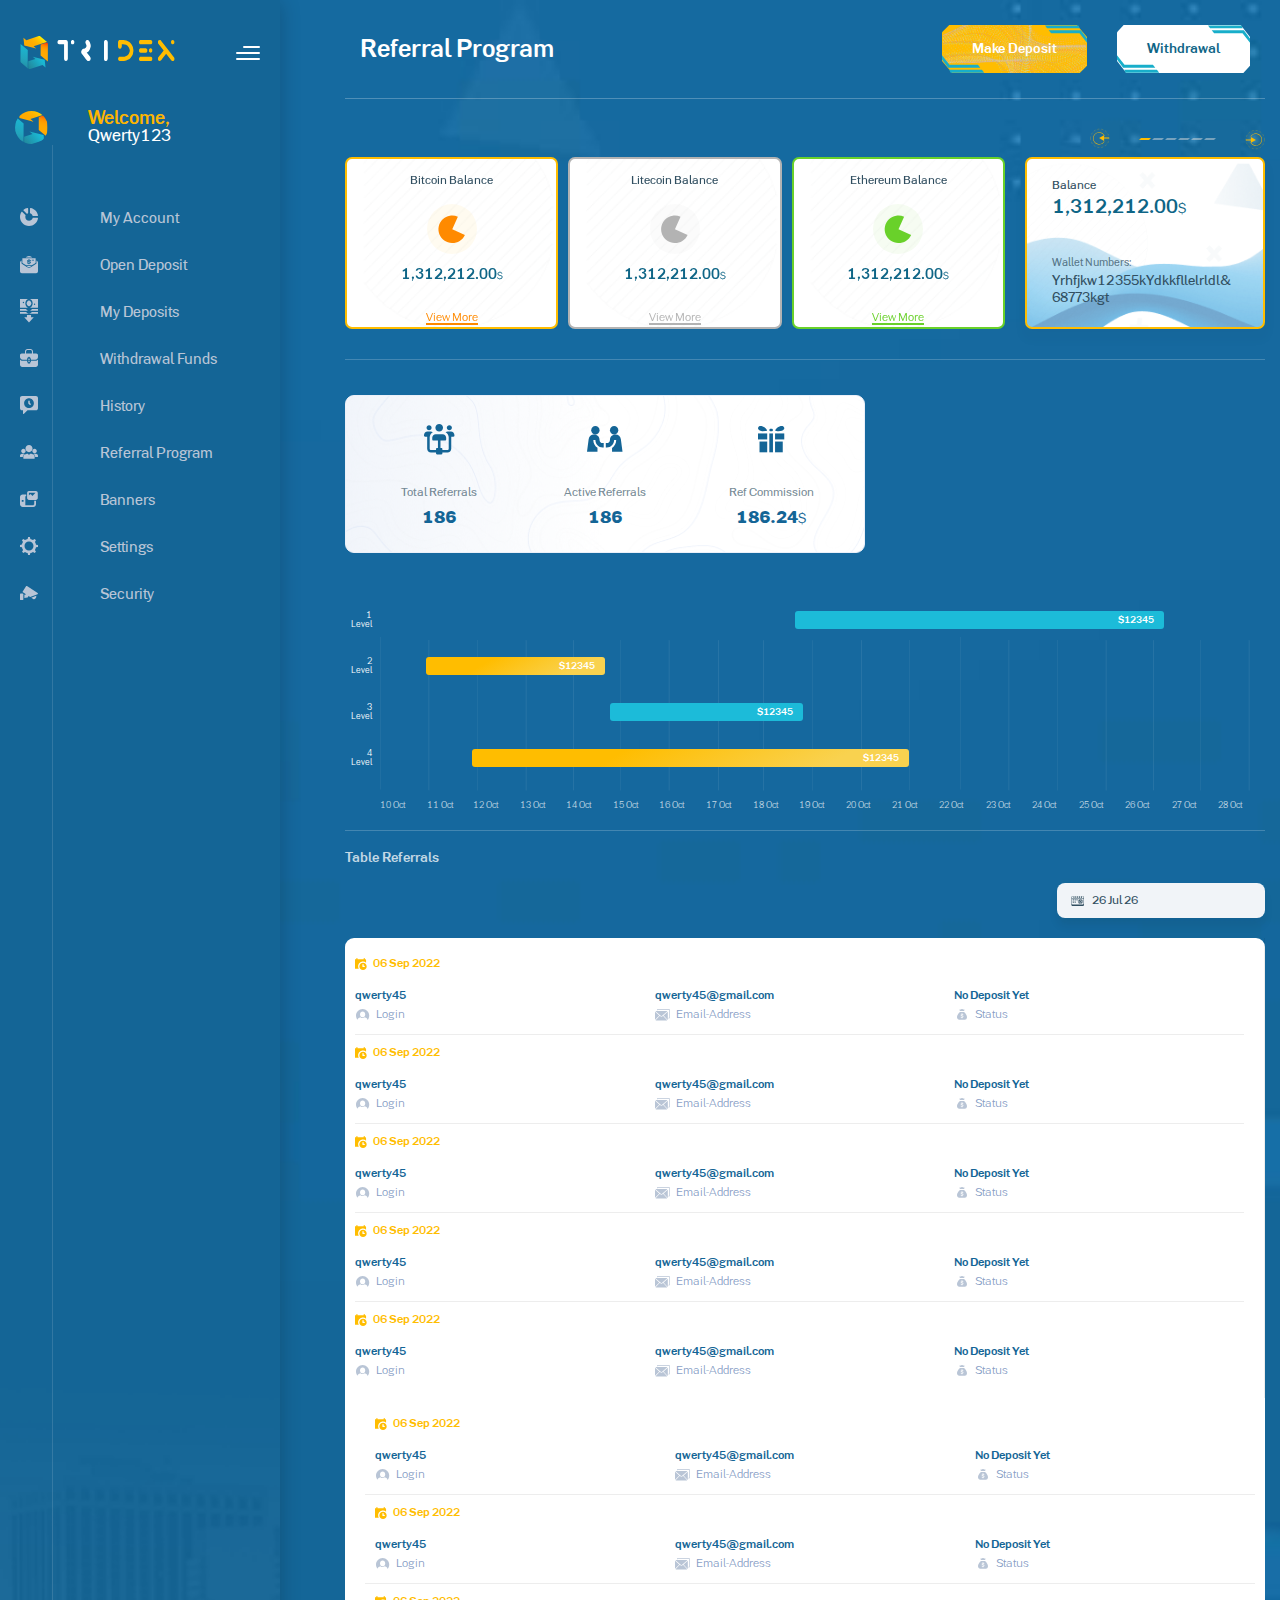
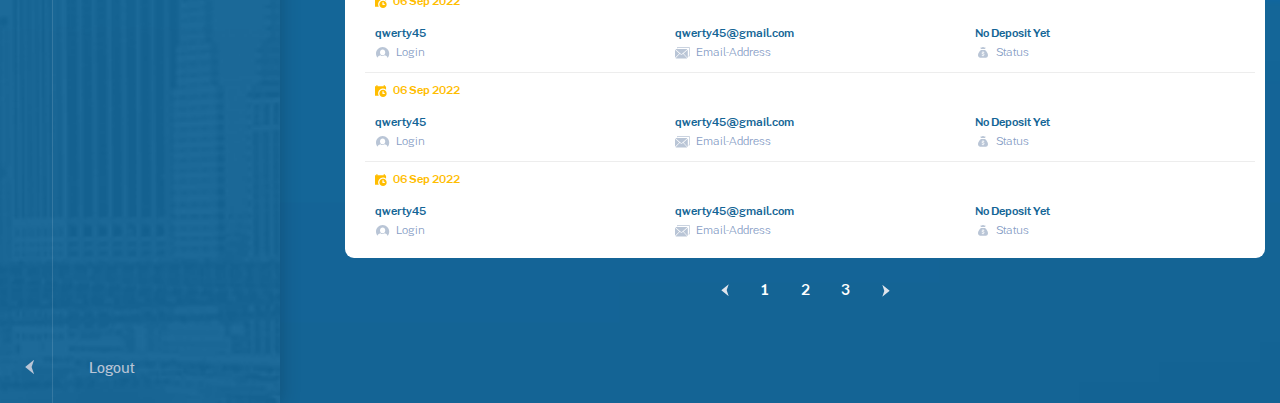
<file: referral.html>
<!DOCTYPE html>
<html lang="en">

<head>
	<meta charset="UTF-8">
	<meta http-equiv="X-UA-Compatible" content="IE=edge">
	<meta name="viewport" content="width=device-width, initial-scale=1.0">
	<link rel="stylesheet" href="css/style.min.css?_v=20221004111642">
	<title>Referral Program</title>
</head>

<body>


	<div class="wrap _nav-close">
		<button class="navigation-target">
			<span></span>
			<span></span>
			<span></span>
		</button>
		<div class="overlay-bg"></div>
		<aside class="navigation">
			<div class="navigation__body">
				<div class="navigation__header">
					<a href="#" class="navigation__logo"><img src="img/header/logo.svg" alt="Logo"></a>
					<button class="navigation__header-burger">
						<span></span>
						<span></span>
						<span></span>
					</button>
				</div>
				<div class="navigation__user user-profile">
					<a href="#" class="user-profile__avatar">
						<img src="img/logo-avatar.svg" alt="Avatar">
					</a>
					<div class="user-profile__info">
						<div class="user-profile__welcome">Welcome,</div>
						<div class="user-profile__username">Qwerty123</div>
					</div>
				</div>
				<nav class="navigation__menu">
					<ul class="navigation__list">
						<li class="navigation__item">
							<a href="#" class="navigation__link">
								<span>
									<svg width="18" height="18" viewBox="0 0 18 18" fill="none" xmlns="http://www.w3.org/2000/svg">
										<path d="M8.14969 0.580646C8.14969 0.40909 8.07368 0.246325 7.94224 0.136065C7.81079 0.0258054 7.63704 -0.0211436 7.46811 0.00889401C6.04267 0.262382 4.73261 0.848969 3.62098 1.68526C3.48667 1.7863 3.40278 1.9407 3.39106 2.10841C3.37934 2.27612 3.44112 2.44053 3.55999 2.5594L6.55404 5.55345C6.73707 5.73649 7.01956 5.77629 7.24582 5.65053C7.41316 5.55748 7.58832 5.47683 7.77007 5.40992C7.99822 5.32591 8.14969 5.10857 8.14969 4.86546V0.580646Z" fill="#B9C5D6" />
										<path d="M9.98145 4.86546C9.98145 5.10863 10.1332 5.32591 10.3614 5.40986C11.3925 5.78906 12.2109 6.60758 12.5901 7.63863C12.6741 7.86684 12.8915 8.01843 13.1347 8.01843H17.4199C17.5916 8.01843 17.7545 7.94236 17.8647 7.81067C17.9749 7.67898 18.021 7.50529 17.9909 7.33624C17.3283 3.61023 14.3896 0.671616 10.6636 0.00895804C10.4947 -0.0210795 10.3212 0.0252589 10.1896 0.135397C10.0581 0.245535 9.98145 0.40836 9.98145 0.579977V4.86546Z" fill="#B9C5D6" />
										<path d="M13.1345 9.85026C12.8913 9.85026 12.674 10.002 12.5901 10.2302C12.0624 11.6653 10.6838 12.689 9.06567 12.689C6.9921 12.689 5.31116 11.0081 5.31116 8.93448C5.31116 8.47153 5.39523 8.02835 5.54859 7.61893C5.62838 7.40599 5.57624 7.16581 5.41543 7.005L2.34104 3.9306C2.2171 3.80667 2.04378 3.74549 1.86947 3.76399C1.69517 3.78249 1.53814 3.87865 1.44309 4.0259C0.530053 5.4406 -0.00012207 7.12551 -0.00012207 8.93448C-0.00012207 13.9414 4.0588 18.0003 9.06567 18.0003C13.5273 18.0003 17.236 14.7773 17.9909 10.5325C18.021 10.3636 17.9746 10.1901 17.8645 10.0585C17.7543 9.92694 17.5915 9.85032 17.4199 9.85032H13.1345V9.85026Z" fill="#B9C5D6" />
									</svg>
								</span>
								My Account
							</a>
						</li>
						<li class="navigation__item">
							<a href="#" class="navigation__link">
								<span>
									<svg width="18" height="19" viewBox="0 0 18 19" fill="none" xmlns="http://www.w3.org/2000/svg">
										<path d="M6.77112 11.1003L7.23757 11.4145C8.30817 12.1361 9.69182 12.1361 10.7624 11.4145L11.2289 11.1003H6.77112Z" fill="#B9C5D6" />
										<path d="M17.197 5.95624L16.4355 5.396V8.33094C16.4355 8.34358 16.4292 8.35467 16.4284 8.36732C16.4261 8.39503 16.4206 8.42033 16.4128 8.44726C16.4057 8.471 16.3971 8.49314 16.3854 8.51532C16.3736 8.5375 16.3603 8.55646 16.3447 8.57626C16.3275 8.59763 16.3095 8.61662 16.2883 8.63402C16.279 8.64192 16.2727 8.65301 16.2625 8.66013L11.1983 12.073C10.5307 12.5225 9.76608 12.748 9.00146 12.748C8.23683 12.748 7.47225 12.5233 6.80466 12.073L1.74039 8.66013C1.72942 8.65301 1.72396 8.64192 1.71456 8.63402C1.69343 8.61662 1.67542 8.59841 1.65822 8.57626C1.64255 8.55649 1.62927 8.53669 1.61753 8.51532C1.60579 8.49318 1.59717 8.471 1.59013 8.44726C1.58231 8.42114 1.57681 8.39503 1.57446 8.36732C1.57289 8.35467 1.56742 8.34358 1.56742 8.33094V5.396L0.803606 5.95624C0.3004 6.32576 -0.00012207 6.9311 -0.00012207 7.57525V16.244C-0.00012207 17.3344 0.847444 18.2223 1.8883 18.2223H16.1115C17.1531 18.2223 17.9999 17.3344 17.9999 16.244V7.57525C17.9999 6.9311 17.7002 6.32576 17.197 5.95624Z" fill="#B9C5D6" />
										<path d="M11.3672 1.66964C9.95073 0.628267 8.04818 0.629083 6.63244 1.66964L5.64478 2.39606H12.178L11.3672 1.66964Z" fill="#B9C5D6" />
										<path d="M9.39111 7.20557V7.89638C9.91075 7.81566 10.1737 7.60279 10.1737 7.53951C10.1737 7.53792 10.162 7.34722 9.39111 7.20557Z" fill="#B9C5D6" />
										<path d="M7.82593 5.95685C7.82593 5.95922 7.83767 6.14914 8.60853 6.29079V5.59839C8.10767 5.67673 7.82593 5.87773 7.82593 5.95685Z" fill="#B9C5D6" />
										<path d="M15.2607 3.18726H2.73897C2.52297 3.18726 2.34766 3.36452 2.34766 3.58292V8.11869C2.34766 8.11869 6.0854 10.309 5.8694 10.309H12.1303C12.2007 10.309 15.652 8.11869 15.652 8.11869V3.58292C15.652 3.36452 15.4775 3.18726 15.2607 3.18726ZM10.9564 7.53946C10.9564 8.13453 10.3068 8.59982 9.39114 8.70427V9.12286C9.39114 9.34126 9.21583 9.51853 8.99983 9.51853C8.78383 9.51853 8.60851 9.34126 8.60851 9.12286V8.70505C7.7492 8.60772 7.11529 8.18991 7.04643 7.63994C7.01903 7.42314 7.17164 7.22529 7.3861 7.19761C7.59975 7.17388 7.7962 7.32421 7.82356 7.54105C7.83453 7.63286 8.12251 7.82433 8.60932 7.89952V7.09238C7.96994 6.9919 7.04409 6.74895 7.04409 5.95687C7.04409 5.36262 7.69443 4.89651 8.60932 4.79288V4.37429C8.60932 4.15589 8.78463 3.97862 9.00063 3.97862C9.21663 3.97862 9.39195 4.15589 9.39195 4.37429V4.7921C10.2513 4.88943 10.8852 5.30724 10.954 5.85721C10.9814 6.07401 10.8288 6.27186 10.6144 6.29953C10.3976 6.32249 10.2043 6.17294 10.1769 5.95609C10.1659 5.86429 9.87795 5.67282 9.39114 5.59763V6.40399C10.0305 6.50521 10.9564 6.74813 10.9564 7.53946ZM13.6955 5.56117H12.1303C11.9143 5.56117 11.7389 5.38391 11.7389 5.16551C11.7389 4.94711 11.9143 4.76984 12.1303 4.76984H13.6955C13.9115 4.76984 14.0868 4.94711 14.0868 5.16551C14.0868 5.38391 13.9123 5.56117 13.6955 5.56117Z" fill="#B9C5D6" />
									</svg>
								</span>
								Open Deposit
							</a>
						</li>
						<li class="navigation__item">
							<a href="#" class="navigation__link">
								<span>
									<svg width="18" height="24" viewBox="0 0 18 24" fill="none" xmlns="http://www.w3.org/2000/svg">
										<path d="M11.645 13.3634C10.9479 14.2213 10.0085 14.6938 8.99988 14.6938H17.9999V13.0867H11.8506C11.7854 13.1817 11.7173 13.2744 11.645 13.3634Z" fill="#B9C5D6" />
										<path d="M6.3548 13.3634C6.28243 13.2743 6.21429 13.1817 6.14913 13.0867H-0.00012207V14.6938H8.99988C7.99124 14.6938 7.05184 14.2213 6.3548 13.3634Z" fill="#B9C5D6" />
										<path d="M11.645 10.3788C10.9479 11.2367 10.0085 11.7092 8.99988 11.7092H17.9999V10.1021H11.8506C11.7854 10.1971 11.7173 10.2898 11.645 10.3788Z" fill="#B9C5D6" />
										<path d="M6.3548 10.3788C6.28243 10.2897 6.21429 10.1971 6.14913 10.1021H-0.00012207V11.7092H8.99988C7.99124 11.7092 7.05184 11.2367 6.3548 10.3788Z" fill="#B9C5D6" />
										<path d="M8.9999 1.37744C7.73393 1.37744 6.70398 2.71638 6.70398 4.36214C6.70398 6.0079 7.73393 7.34683 8.9999 7.34683C10.2659 7.34683 11.2958 6.0079 11.2958 4.36214C11.2958 2.71638 10.2659 1.37744 8.9999 1.37744V1.37744Z" fill="#B9C5D6" />
										<path d="M6.3548 7.3941C5.69164 6.5779 5.32641 5.50116 5.32641 4.36224C5.32641 3.22333 5.69164 2.14659 6.3548 1.33039C7.05184 0.4725 7.99124 0 8.99988 0H-0.00012207V8.72449H8.99988C7.99124 8.72449 7.05184 8.25199 6.3548 7.3941ZM3.44376 4.13265C3.06337 4.13265 2.75498 3.82427 2.75498 3.44388C2.75498 3.06349 3.06337 2.7551 3.44376 2.7551C3.82414 2.7551 4.13253 3.06349 4.13253 3.44388C4.13253 3.82427 3.82414 4.13265 3.44376 4.13265Z" fill="#B9C5D6" />
										<path d="M8.99988 0C10.0085 0 10.9479 0.4725 11.645 1.33039C12.3081 2.14659 12.6733 3.22333 12.6733 4.36224C12.6733 5.50116 12.3081 6.5779 11.645 7.3941C10.9479 8.25199 10.0085 8.72449 8.99988 8.72449H17.9999V0H8.99988ZM14.556 5.96939C14.1756 5.96939 13.8672 5.661 13.8672 5.28061C13.8672 4.90022 14.1756 4.59184 14.556 4.59184C14.9364 4.59184 15.2448 4.90022 15.2448 5.28061C15.2448 5.661 14.9364 5.96939 14.556 5.96939Z" fill="#B9C5D6" />
										<path d="M11.0662 16.0715H6.9335V18.1838H4.24194L8.99982 23.4854L13.7577 18.1838H11.0662V16.0715Z" fill="#B9C5D6" />
									</svg>
								</span>
								My Deposits
							</a>
						</li>
						<li class="navigation__item">
							<a href="#" class="navigation__link">
								<span>
									<svg width="18" height="18" viewBox="0 0 18 18" fill="none" xmlns="http://www.w3.org/2000/svg">
										<path d="M9.93106 10.2947V10.2807C9.93106 10.031 9.72795 9.82788 9.47829 9.82788H8.24672C8.22598 9.82788 8.20923 9.84477 8.20923 9.86551V10.7476H9.47829C9.72795 10.7476 9.93106 10.5443 9.93106 10.2947Z" fill="#B9C5D6" />
										<path d="M16.2797 4.42653H12.9951V2.61447C12.9951 1.17279 11.8223 0 10.3807 0H7.61903C6.17749 0 5.0047 1.17279 5.0047 2.61447V4.42653H1.72006C0.781006 4.42653 -0.00012207 5.18761 -0.00012207 6.12666V8.09363C-0.00012207 9.5625 1.2103 10.7533 2.67917 10.7533H7.15459V9.86559C7.15459 9.42188 7.42032 9.039 7.80141 8.86816V8.32681C7.80141 8.03526 8.03734 7.79947 8.32875 7.79947C8.61989 7.79947 8.85609 8.03526 8.85609 8.32681V8.77327H9.13213V8.32681C9.13213 8.03526 9.36833 7.79947 9.65947 7.79947C9.95088 7.79947 10.1868 8.03526 10.1868 8.32681V8.95042C10.6621 9.20421 10.9858 9.70518 10.9858 10.2807V10.2947C10.9858 10.4547 10.9609 10.6084 10.9145 10.7533H15.3206C16.7895 10.7533 17.9999 9.5625 17.9999 8.09363V6.12666C17.9999 5.18774 17.2188 4.42653 16.2797 4.42653ZM6.05939 2.61447C6.05939 1.75438 6.75908 1.05469 7.61903 1.05469H10.3807C11.2407 1.05469 11.9404 1.75438 11.9404 2.61447V4.42653H6.05939V2.61447Z" fill="#B9C5D6" />
										<path d="M8.20923 12.6846C8.20923 12.705 8.22598 12.7219 8.24672 12.7219H9.47829C9.72795 12.7219 9.93106 12.5191 9.93106 12.269V12.255C9.93106 12.0317 9.76833 11.8455 9.55533 11.8088H8.20923V12.6846Z" fill="#B9C5D6" />
										<path d="M15.5597 11.8091H10.9184C10.9623 11.9501 10.9858 12.1002 10.9858 12.2552V12.2692C10.9858 12.8448 10.6621 13.3458 10.1868 13.6V14.2236C10.1868 14.5147 9.95088 14.7509 9.65947 14.7509C9.36833 14.7509 9.13213 14.5147 9.13213 14.2236V13.7768H8.85609V14.2236C8.85609 14.5147 8.61989 14.7509 8.32875 14.7509C8.03734 14.7509 7.80141 14.5147 7.80141 14.2236V13.6819C7.42032 13.511 7.15459 13.1285 7.15459 12.6848V11.8091H2.44008C1.43002 11.8091 0.536011 11.3018 -0.00012207 10.5283V15.7726C-0.00012207 17.0009 0.999084 18.0001 2.22736 18.0001H15.7724C17.0007 18.0001 17.9999 17.0009 17.9999 15.7726V10.5283C17.4637 11.3018 16.5697 11.8091 15.5597 11.8091Z" fill="#B9C5D6" />
									</svg>
								</span>
								Withdrawal Funds
							</a>
						</li>
						<li class="navigation__item">
							<a href="#" class="navigation__link">
								<span>
									<svg width="18" height="18" viewBox="0 0 18 18" fill="none" xmlns="http://www.w3.org/2000/svg">
										<path d="M15.9374 0H2.06238C0.924628 0 -0.00012207 0.92475 -0.00012207 2.0625V12.1875C-0.00012207 13.3252 0.924628 14.25 2.06238 14.25H2.99988V17.4375C2.99988 17.6655 3.13713 17.8703 3.34713 17.9573C3.41688 17.9858 3.48963 18 3.56238 18C3.70863 18 3.85263 17.943 3.95988 17.835L7.54488 14.25H15.9374C17.0751 14.25 17.9999 13.3252 17.9999 12.1875V2.0625C17.9999 0.92475 17.0751 0 15.9374 0ZM8.99988 12C6.31188 12 4.12488 9.813 4.12488 7.125C4.12488 4.437 6.31188 2.25 8.99988 2.25C11.6879 2.25 13.8749 4.437 13.8749 7.125C13.8749 9.813 11.6879 12 8.99988 12Z" fill="#B9C5D6" />
										<path d="M10.1249 9C9.93288 9 9.74088 8.9265 9.59463 8.78025L8.46963 7.65525C8.32863 7.515 8.24988 7.3245 8.24988 7.125V5.25C8.24988 4.83525 8.58588 4.5 8.99988 4.5C9.41388 4.5 9.74988 4.83525 9.74988 5.25V6.8145L10.6551 7.71975C10.9484 8.013 10.9484 8.487 10.6551 8.78025C10.5089 8.9265 10.3169 9 10.1249 9Z" fill="#B9C5D6" />
									</svg>

								</span>
								History
							</a>
						</li>
						<li class="navigation__item">
							<a href="#" class="navigation__link">
								<span>
									<svg width="18" height="14" viewBox="0 0 18 14" fill="none" xmlns="http://www.w3.org/2000/svg">
										<path d="M14.0805 13.8508H3.91923C3.59857 13.8508 3.33859 13.588 3.33859 13.2639V11.5266C3.33859 10.6989 3.82176 9.94609 4.56956 9.60866C6.74443 8.6272 6.62522 8.66039 6.7947 8.66039H7.48483C7.75207 8.66039 7.9848 8.84473 8.04867 9.107C8.29207 10.1067 9.70761 10.1071 9.95112 9.107C10.015 8.84477 10.2477 8.66039 10.515 8.66039C11.2577 8.66039 11.2958 8.6455 11.4418 8.71138L13.4302 9.60866C14.178 9.94609 14.6612 10.6989 14.6612 11.5266V13.2639C14.6612 13.588 14.4012 13.8508 14.0805 13.8508ZM9.01407 0C7.05838 0 5.46734 1.60797 5.46734 3.58446C5.46734 5.56095 7.05838 7.16891 9.01407 7.16891C10.9698 7.16891 12.5608 5.56095 12.5608 3.58446C12.5608 1.60797 10.9698 0 9.01407 0ZM3.41908 3.834C2.18771 3.834 1.18592 4.84645 1.18592 6.09096C1.18592 7.33542 2.18771 8.34788 3.41908 8.34788C4.65048 8.34788 5.65228 7.33542 5.65228 6.09096C5.65224 4.84645 4.65045 3.834 3.41908 3.834ZM14.5807 3.834C13.3493 3.834 12.3475 4.84645 12.3475 6.09096C12.3475 7.33542 13.3493 8.34788 14.5807 8.34788C15.812 8.34788 16.8138 7.33542 16.8138 6.09096C16.8138 4.84645 15.812 3.834 14.5807 3.834ZM17.1616 9.20995C15.9534 8.66465 15.9823 8.65907 15.817 8.65907C14.9521 8.65907 14.3863 8.65295 14.0036 8.65104C13.6232 8.64913 13.4972 9.16477 13.8343 9.34294C14.1102 9.48884 14.2778 9.61328 14.4768 9.83276C15.0576 10.4702 15.1117 11.1449 15.1116 11.7042C15.1115 11.9068 15.2739 12.0707 15.4744 12.0707H17.4192C17.74 12.0707 17.9999 11.8078 17.9999 11.4839V10.516C17.9999 9.95228 17.6707 9.43991 17.1616 9.20995ZM2.18274 8.65907C2.0182 8.65907 2.05057 8.66274 0.838184 9.20995C0.329031 9.43991 -0.00012207 9.95228 -0.00012207 10.516V11.4839C-0.00012207 11.8077 0.259717 12.0707 0.580523 12.0707H2.52525C2.72579 12.0707 2.8883 11.9065 2.88804 11.7039C2.88739 11.1426 2.9399 10.4727 3.52294 9.83272C3.72098 9.61431 3.88995 9.48877 4.15984 9.34547C4.49621 9.16689 4.37192 8.65277 3.99196 8.65343C3.60695 8.65409 3.04122 8.65907 2.18274 8.65907Z" fill="#B9C5D6" />
									</svg>

								</span>
								Referral Program
							</a>
						</li>
						<li class="navigation__item">
							<a href="#" class="navigation__link">
								<span>
									<svg width="18" height="16" viewBox="0 0 18 16" fill="none" xmlns="http://www.w3.org/2000/svg">
										<path fill-rule="evenodd" clip-rule="evenodd" d="M8.98749 0C7.92768 0 7.11084 0.876495 7.11084 1.90476V6.98399C7.11084 8.01226 7.92764 8.88875 8.98749 8.88875H15.901C16.9608 8.88875 17.7775 8.01226 17.7775 6.98399V1.90476C17.7775 0.876495 16.9608 0 15.901 0H8.98749ZM8.88867 1.90476C8.88867 1.86131 8.90489 1.82812 8.92632 1.8061C8.94745 1.78452 8.96829 1.77783 8.98748 1.77783H15.5254L12.4441 4.94701L11.1062 3.57082C10.9388 3.39865 10.709 3.30162 10.4689 3.30162C10.2288 3.30162 9.99891 3.39865 9.83164 3.57082L8.88863 4.54076L8.88867 1.90476Z" fill="#B9C5D6" />
										<path fill-rule="evenodd" clip-rule="evenodd" d="M6.22204 3.55542H2.66654C1.19378 3.55542 -0.00012207 4.74932 -0.00012207 6.22208V13.3333C-0.00012207 14.8061 1.19378 16 2.66654 16H13.3332C14.806 16 15.9999 14.8061 15.9999 13.3333V9.77781H14.222V13.3333C14.222 13.8242 13.8241 14.2222 13.3332 14.2222H5.33321V5.3334H6.22204V3.55542ZM1.77748 10.6667V8.88882H3.5553V10.6667H1.77748Z" fill="#B9C5D6" />
									</svg>

								</span>
								Banners
							</a>
						</li>
						<li class="navigation__item">
							<a href="#" class="navigation__link">
								<span>
									<svg width="18" height="18" viewBox="0 0 18 18" fill="none" xmlns="http://www.w3.org/2000/svg">
										<path d="M16.0199 7.65C15.8399 6.66 15.4799 5.76 14.9399 5.04L15.9299 3.33L14.6699 2.07L12.9599 3.06C12.1499 2.52 11.2499 2.16 10.3499 1.98L9.89988 0H8.09988L7.64988 1.98C6.65988 2.16 5.75988 2.52 4.94988 3.06L3.23988 1.98L1.97988 3.24L2.96988 4.95C2.42988 5.76 2.06988 6.66 1.88988 7.56L-0.00012207 8.1V9.9L1.97988 10.35C2.15988 11.34 2.51988 12.24 3.05988 12.96L2.06988 14.67L3.32988 15.93L5.03988 14.94C5.84988 15.48 6.74988 15.84 7.64988 16.02L8.09988 18H9.89988L10.3499 16.02C11.3399 15.84 12.2399 15.48 12.9599 14.94L14.6699 15.93L15.9299 14.67L14.9399 12.96C15.4799 12.15 15.8399 11.25 16.0199 10.35L17.9999 9.9V8.1L16.0199 7.65ZM8.99988 13.5C6.47988 13.5 4.49988 11.52 4.49988 9C4.49988 6.48 6.47988 4.5 8.99988 4.5C11.5199 4.5 13.4999 6.48 13.4999 9C13.4999 11.52 11.5199 13.5 8.99988 13.5Z" fill="#B9C5D6" />
									</svg>

								</span>
								Settings
							</a>
						</li>
						<li class="navigation__item">
							<a href="#" class="navigation__link">
								<span>
									<svg width="18" height="14" viewBox="0 0 18 14" fill="none" xmlns="http://www.w3.org/2000/svg">
										<path d="M16.1456 9.83154L11.2577 11.6503L13.1841 12.8824C13.9355 13.3628 14.9424 13.1457 15.4289 12.3984L16.05 11.4443C16.2891 11.0772 16.3697 10.6393 16.2774 10.2112C16.2487 10.0779 16.2043 9.95074 16.1456 9.83154Z" fill="#B9C5D6" />
										<path d="M2.7065 7.53809H0.618205C0.27722 7.53809 -0.00012207 7.81543 -0.00012207 8.15641V13.3817C-0.00012207 13.7227 0.27722 14.0001 0.618205 14.0001H2.7065C3.04735 14.0001 3.32483 13.7227 3.32483 13.3817V8.15641C3.32483 7.81543 3.04735 7.53809 2.7065 7.53809Z" fill="#B9C5D6" />
										<path d="M17.669 6.96194L6.98762 0.109869C6.67352 -0.0946401 6.25147 -0.00534761 6.04696 0.308754L2.72942 5.40542C2.63025 5.55754 2.59637 5.73928 2.63396 5.9169C2.67154 6.09466 2.77606 6.24705 2.92831 6.34608L5.98263 8.22849L5.79157 8.55041L4.37825 8.87151V12.0343L7.34506 11.489C7.54985 11.46 7.73227 11.3384 7.8372 11.1588L8.57033 9.90557L10.1555 10.9365L17.5384 8.16773C17.7794 8.07666 17.9463 7.86104 17.974 7.60495C18.0017 7.34887 17.8849 7.10253 17.669 6.96194Z" fill="#B9C5D6" />
									</svg>
								</span>
								Security
							</a>
						</li>
					</ul>
					<a href="" class="navigation__logout">
						<span>
							<svg width="9" height="16" viewBox="0 0 9 16" fill="none" xmlns="http://www.w3.org/2000/svg">
								<path d="M0.481333 7.74823L8.75609 0.989259C8.96189 0.824191 9.05568 0.891376 8.96547 1.13928L6.76882 7.59814C6.67866 7.84604 6.67951 8.24778 6.77071 8.49533L8.96358 14.8601C9.05478 15.1076 8.96107 15.1756 8.75418 15.0118L0.48322 8.34363C0.276352 8.17993 0.275507 7.91333 0.481333 7.74823Z" fill="#B9C5D6" />
							</svg>
						</span>
						Logout
					</a>
				</nav>
			</div>
		</aside>
		<div class="referral main-block">
			<div class="referral__container _second-container">
				<div class="referral__info info-page">
					<div class="info-page__name">Referral Program</div>
					<div class="info-page__buttons">
						<a href="#" class="info-page__button btn">
							<div class="btn__wrapper">Make Deposit</div>
						</a>
						<a href="#" class="info-page__button btn btn_white">
							<div class="btn__wrapper">Withdrawal</div>
						</a>
					</div>
				</div>
				<div class="referral__body">
					<div class="referral__top top-referral">
						<div class="top-referral__controls controls-slider">
							<button class="controls-slider__button controls-slider__button_prev">
								<img src="img/base/slider-arrow.svg" alt="Prev">
							</button>
							<div class="controls-slider__pagination"></div>
							<button class="controls-slider__button controls-slider__button_next">
								<img src="img/base/slider-arrow.svg" alt="Next">
							</button>
						</div>
						<div class="top-referral__body">
							<div class="top-referral__cards cards-balance swiper">
								<div class="cards-balance__wrapper swiper-wrapper">
									<div class="cards-balance__slide cards-balance__slide_orange swiper-slide">
										<div class="cards-balance__item">
											<div class="cards-balance__name">Bitcoin Balance</div>
											<div class="cards-balance__icon">
												<img src="img/myaccount/card-balance-icon-1.svg" alt="icon">
											</div>
											<div class="cards-balance__price"><span>1,312,212.00</span>$</div>
											<div class="cards-balance__view-more">View More</div>
										</div>
									</div>
									<div class="cards-balance__slide cards-balance__slide_grey swiper-slide">
										<div class="cards-balance__item">
											<div class="cards-balance__name">Litecoin Balance</div>
											<div class="cards-balance__icon">
												<img src="img/myaccount/card-balance-icon-2.svg" alt="icon">
											</div>
											<div class="cards-balance__price"><span>1,312,212.00</span>$</div>
											<div class="cards-balance__view-more">View More</div>
										</div>
									</div>
									<div class="cards-balance__slide cards-balance__slide_light-green swiper-slide">
										<div class="cards-balance__item">
											<div class="cards-balance__name">Ethereum Balance</div>
											<div class="cards-balance__icon">
												<img src="img/myaccount/card-balance-icon-3.svg" alt="icon">
											</div>
											<div class="cards-balance__price"><span>1,312,212.00</span>$</div>
											<div class="cards-balance__view-more">View More</div>
										</div>
									</div>
									<div class="cards-balance__slide cards-balance__slide_green swiper-slide">
										<div class="cards-balance__item">
											<div class="cards-balance__name">Tether Balance</div>
											<div class="cards-balance__icon">
												<img src="img/myaccount/card-balance-icon-4.svg" alt="icon">
											</div>
											<div class="cards-balance__price"><span>1,312,212.00</span>$</div>
											<div class="cards-balance__view-more">View More</div>
										</div>
									</div>
									<div class="cards-balance__slide cards-balance__slide_red swiper-slide">
										<div class="cards-balance__item">
											<div class="cards-balance__name">Tron Balance</div>
											<div class="cards-balance__icon">
												<img src="img/myaccount/card-balance-icon-5.svg" alt="icon">
											</div>
											<div class="cards-balance__price"><span>1,312,212.00</span>$</div>
											<div class="cards-balance__view-more">View More</div>
										</div>
									</div>
									<div class="cards-balance__slide cards-balance__slide_yellow swiper-slide">
										<div class="cards-balance__item">
											<div class="cards-balance__name">Binance Balance</div>
											<div class="cards-balance__icon">
												<img src="img/myaccount/card-balance-icon-6.svg" alt="icon">
											</div>
											<div class="cards-balance__price"><span>1,312,212.00</span>$</div>
											<div class="cards-balance__view-more">View More</div>
										</div>
									</div>
									<div class="cards-balance__slide cards-balance__slide_blue swiper-slide">
										<div class="cards-balance__item">
											<div class="cards-balance__name">Dash Balance</div>
											<div class="cards-balance__icon">
												<img src="img/myaccount/card-balance-icon-7.svg" alt="icon">
											</div>
											<div class="cards-balance__price"><span>1,312,212.00</span>$</div>
											<div class="cards-balance__view-more">View More</div>
										</div>
									</div>
									<div class="cards-balance__slide cards-balance__slide_orange swiper-slide">
										<div class="cards-balance__item">
											<div class="cards-balance__name">Bitcoin Balance</div>
											<div class="cards-balance__icon">
												<img src="img/myaccount/card-balance-icon-1.svg" alt="icon">
											</div>
											<div class="cards-balance__price"><span>1,312,212.00</span>$</div>
											<div class="cards-balance__view-more">View More</div>
										</div>
									</div>
								</div>
							</div>
							<div class="top-referral__info info-balance">
								<div class="info-balance__head">
									<div class="info-balance__balance">Balance</div>
									<div class="info-balance__numbers"><span>1,312,212.00</span>$</div>
								</div>
								<div class="info-balance__footer">
									<div class="info-balance__wallet-numbers">Wallet Numbers:</div>
									<div class="info-balance__code">Yrhfjkw12355kYdkkfllelrldl&68773kgt</div>
								</div>
							</div>
						</div>
					</div>
					<div class="referral__main main-referral">
						<div class="main-referral__partners partners-referral">
							<h4 class="partners-referral__title"></h4>
							<div class="partners-referral__body">
								<div class="partners-referral__item">
									<div class="partners-referral__image"><img src="img/referral/partners-icon-1.svg" alt="Image"></div>
									<div class="partners-referral__name">Total Referrals</div>
									<div class="partners-referral__info">
										<span>186</span>
									</div>
								</div>
								<div class="partners-referral__item">
									<div class="partners-referral__image"><img src="img/referral/partners-icon-2.svg" alt="Image"></div>
									<div class="partners-referral__name">Active Referrals</div>
									<div class="partners-referral__info">
										<span>186</span>
									</div>
								</div>
								<div class="partners-referral__item">
									<div class="partners-referral__image"><img src="img/referral/partners-icon-3.svg" alt="Image"></div>
									<div class="partners-referral__name">Ref Commission</div>
									<div class="partners-referral__info">
										<span>186.24</span>$
									</div>
								</div>
							</div>
						</div>
						<div class="main-referral__diagram diagram-referal">
							<div class="diagram-referal__wrapper">
								<div class="diagram-referal__body">
									<div class="diagram-referal__content">
										<div class="diagram-referal__levels">
											<div class="diagram-referal__level">1 Level</div>
											<div class="diagram-referal__level">2 Level</div>
											<div class="diagram-referal__level">3 Level</div>
											<div class="diagram-referal__level">4 Level</div>
										</div>
										<div class="diagram-referal__row">
											<div class="diagram-referal__element">
												<div style="grid-column-start: 10; width: 660%" class="diagram-referal__grid">
													<div class="diagram-referal__item"><span>$</span>12345</div>
												</div>
											</div>
											<div class="diagram-referal__element">
												<div style="grid-column-start: 2; width: 320%" class="diagram-referal__grid diagram-referal__grid_yellow">
													<div class="diagram-referal__item"><span>$</span>12345</div>
												</div>
											</div>
											<div class="diagram-referal__element">
												<div style="grid-column-start: 6; width: 345%;" class="diagram-referal__grid">
													<div class="diagram-referal__item"><span>$</span>12345</div>
												</div>
											</div>
											<div class="diagram-referal__element">
												<div style="grid-column-start: 3; width: 780%;" class="diagram-referal__grid diagram-referal__grid_yellow">
													<div class="diagram-referal__item"><span>$</span>12345</div>
												</div>
											</div>
										</div>
									</div>
									<div class="diagram-referal__bottom">
										<div class="diagram-referal__date">10 Oct</div>
										<div class="diagram-referal__date">11 Oct</div>
										<div class="diagram-referal__date">12 Oct</div>
										<div class="diagram-referal__date">13 Oct</div>
										<div class="diagram-referal__date">14 Oct</div>
										<div class="diagram-referal__date">15 Oct</div>
										<div class="diagram-referal__date">16 Oct</div>
										<div class="diagram-referal__date">17 Oct</div>
										<div class="diagram-referal__date">18 Oct</div>
										<div class="diagram-referal__date">19 Oct</div>
										<div class="diagram-referal__date">20 Oct</div>
										<div class="diagram-referal__date">21 Oct</div>
										<div class="diagram-referal__date">22 Oct</div>
										<div class="diagram-referal__date">23 Oct</div>
										<div class="diagram-referal__date">24 Oct</div>
										<div class="diagram-referal__date">25 Oct</div>
										<div class="diagram-referal__date">26 Oct</div>
										<div class="diagram-referal__date">27 Oct</div>
										<div class="diagram-referal__date">28 Oct</div>
									</div>
								</div>
							</div>

						</div>
					</div>
					<div class="referral__bottom bottom-referral">
						<h4 class="bottom-referral__title">Table Referrals</h4>
						<div class="bottom-referral__header">
							<div class="bottom-referral__selector date-picker">
								<input class="date-picker__input" type="text">
							</div>
						</div>
						<div class="bottom-referral__slide slide-referral">
							<div class="slide-referral__body">
								<div class="slide-referral__block">
									<div class="slide-referral__item">
										<div class="slide-referral__date">06 Sep 2022</div>
										<div class="slide-referral__columns">
											<div class="slide-referral__column">
												<div class="slide-referral__name">qwerty45</div>
												<div class="slide-referral__info slide-referral__info_login">
													Login
												</div>
											</div>
											<div class="slide-referral__column">
												<div class="slide-referral__name">qwerty45@gmail.com</div>
												<div class="slide-referral__info slide-referral__info_mail">
													Email-Address
												</div>
											</div>
											<div class="slide-referral__column">
												<div class="slide-referral__name">No Deposit Yet</div>
												<div class="slide-referral__info slide-referral__info_status">
													Status
												</div>
											</div>
										</div>
									</div>
									<div class="slide-referral__item">
										<div class="slide-referral__date">06 Sep 2022</div>
										<div class="slide-referral__columns">
											<div class="slide-referral__column">
												<div class="slide-referral__name">qwerty45</div>
												<div class="slide-referral__info slide-referral__info_login">
													Login
												</div>
											</div>
											<div class="slide-referral__column">
												<div class="slide-referral__name">qwerty45@gmail.com</div>
												<div class="slide-referral__info slide-referral__info_mail">
													Email-Address
												</div>
											</div>
											<div class="slide-referral__column">
												<div class="slide-referral__name">No Deposit Yet</div>
												<div class="slide-referral__info slide-referral__info_status">
													Status
												</div>
											</div>
										</div>
									</div>
									<div class="slide-referral__item">
										<div class="slide-referral__date">06 Sep 2022</div>
										<div class="slide-referral__columns">
											<div class="slide-referral__column">
												<div class="slide-referral__name">qwerty45</div>
												<div class="slide-referral__info slide-referral__info_login">
													Login
												</div>
											</div>
											<div class="slide-referral__column">
												<div class="slide-referral__name">qwerty45@gmail.com</div>
												<div class="slide-referral__info slide-referral__info_mail">
													Email-Address
												</div>
											</div>
											<div class="slide-referral__column">
												<div class="slide-referral__name">No Deposit Yet</div>
												<div class="slide-referral__info slide-referral__info_status">
													Status
												</div>
											</div>
										</div>
									</div>
									<div class="slide-referral__item">
										<div class="slide-referral__date">06 Sep 2022</div>
										<div class="slide-referral__columns">
											<div class="slide-referral__column">
												<div class="slide-referral__name">qwerty45</div>
												<div class="slide-referral__info slide-referral__info_login">
													Login
												</div>
											</div>
											<div class="slide-referral__column">
												<div class="slide-referral__name">qwerty45@gmail.com</div>
												<div class="slide-referral__info slide-referral__info_mail">
													Email-Address
												</div>
											</div>
											<div class="slide-referral__column">
												<div class="slide-referral__name">No Deposit Yet</div>
												<div class="slide-referral__info slide-referral__info_status">
													Status
												</div>
											</div>
										</div>
									</div>
									<div class="slide-referral__item">
										<div class="slide-referral__date">06 Sep 2022</div>
										<div class="slide-referral__columns">
											<div class="slide-referral__column">
												<div class="slide-referral__name">qwerty45</div>
												<div class="slide-referral__info slide-referral__info_login">
													Login
												</div>
											</div>
											<div class="slide-referral__column">
												<div class="slide-referral__name">qwerty45@gmail.com</div>
												<div class="slide-referral__info slide-referral__info_mail">
													Email-Address
												</div>
											</div>
											<div class="slide-referral__column">
												<div class="slide-referral__name">No Deposit Yet</div>
												<div class="slide-referral__info slide-referral__info_status">
													Status
												</div>
											</div>
										</div>
									</div>
								</div>
								<div class="slide-referral__block">
									<div class="slide-referral__item">
										<div class="slide-referral__date">06 Sep 2022</div>
										<div class="slide-referral__columns">
											<div class="slide-referral__column">
												<div class="slide-referral__name">qwerty45</div>
												<div class="slide-referral__info slide-referral__info_login">
													Login
												</div>
											</div>
											<div class="slide-referral__column">
												<div class="slide-referral__name">qwerty45@gmail.com</div>
												<div class="slide-referral__info slide-referral__info_mail">
													Email-Address
												</div>
											</div>
											<div class="slide-referral__column">
												<div class="slide-referral__name">No Deposit Yet</div>
												<div class="slide-referral__info slide-referral__info_status">
													Status
												</div>
											</div>
										</div>
									</div>
									<div class="slide-referral__item">
										<div class="slide-referral__date">06 Sep 2022</div>
										<div class="slide-referral__columns">
											<div class="slide-referral__column">
												<div class="slide-referral__name">qwerty45</div>
												<div class="slide-referral__info slide-referral__info_login">
													Login
												</div>
											</div>
											<div class="slide-referral__column">
												<div class="slide-referral__name">qwerty45@gmail.com</div>
												<div class="slide-referral__info slide-referral__info_mail">
													Email-Address
												</div>
											</div>
											<div class="slide-referral__column">
												<div class="slide-referral__name">No Deposit Yet</div>
												<div class="slide-referral__info slide-referral__info_status">
													Status
												</div>
											</div>
										</div>
									</div>
									<div class="slide-referral__item">
										<div class="slide-referral__date">06 Sep 2022</div>
										<div class="slide-referral__columns">
											<div class="slide-referral__column">
												<div class="slide-referral__name">qwerty45</div>
												<div class="slide-referral__info slide-referral__info_login">
													Login
												</div>
											</div>
											<div class="slide-referral__column">
												<div class="slide-referral__name">qwerty45@gmail.com</div>
												<div class="slide-referral__info slide-referral__info_mail">
													Email-Address
												</div>
											</div>
											<div class="slide-referral__column">
												<div class="slide-referral__name">No Deposit Yet</div>
												<div class="slide-referral__info slide-referral__info_status">
													Status
												</div>
											</div>
										</div>
									</div>
									<div class="slide-referral__item">
										<div class="slide-referral__date">06 Sep 2022</div>
										<div class="slide-referral__columns">
											<div class="slide-referral__column">
												<div class="slide-referral__name">qwerty45</div>
												<div class="slide-referral__info slide-referral__info_login">
													Login
												</div>
											</div>
											<div class="slide-referral__column">
												<div class="slide-referral__name">qwerty45@gmail.com</div>
												<div class="slide-referral__info slide-referral__info_mail">
													Email-Address
												</div>
											</div>
											<div class="slide-referral__column">
												<div class="slide-referral__name">No Deposit Yet</div>
												<div class="slide-referral__info slide-referral__info_status">
													Status
												</div>
											</div>
										</div>
									</div>
									<div class="slide-referral__item">
										<div class="slide-referral__date">06 Sep 2022</div>
										<div class="slide-referral__columns">
											<div class="slide-referral__column">
												<div class="slide-referral__name">qwerty45</div>
												<div class="slide-referral__info slide-referral__info_login">
													Login
												</div>
											</div>
											<div class="slide-referral__column">
												<div class="slide-referral__name">qwerty45@gmail.com</div>
												<div class="slide-referral__info slide-referral__info_mail">
													Email-Address
												</div>
											</div>
											<div class="slide-referral__column">
												<div class="slide-referral__name">No Deposit Yet</div>
												<div class="slide-referral__info slide-referral__info_status">
													Status
												</div>
											</div>
										</div>
									</div>
								</div>
							</div>
							<div class="slide-referral__pagination">
								<ul class="slide-referral__list">
									<li class="slide-referral__page slide-referral__page_prev">
										<a href="#" class="slide-referral__link">
											<img src="img/withdrawal/selector-arrow.svg" alt="">
										</a>
									</li>
									<li class="slide-referral__page">
										<a href="#" class="slide-referral__link">1</a>
									</li>
									<li class="slide-referral__page">
										<a href="#" class="slide-referral__link">2</a>
									</li>
									<li class="slide-referral__page">
										<a href="#" class="slide-referral__link">3</a>
									</li>
									<li class="slide-referral__page slide-referral__page_next">
										<a href="#" class="slide-referral__link">
											<img src="img/withdrawal/selector-arrow.svg" alt="">
										</a>
									</li>
								</ul>
							</div>
						</div>
					</div>
				</div>
			</div>
		</div>
	</div>


	<script src="js/app.min.js?_v=20221004111642"></script>
</body>

</html>
</file>
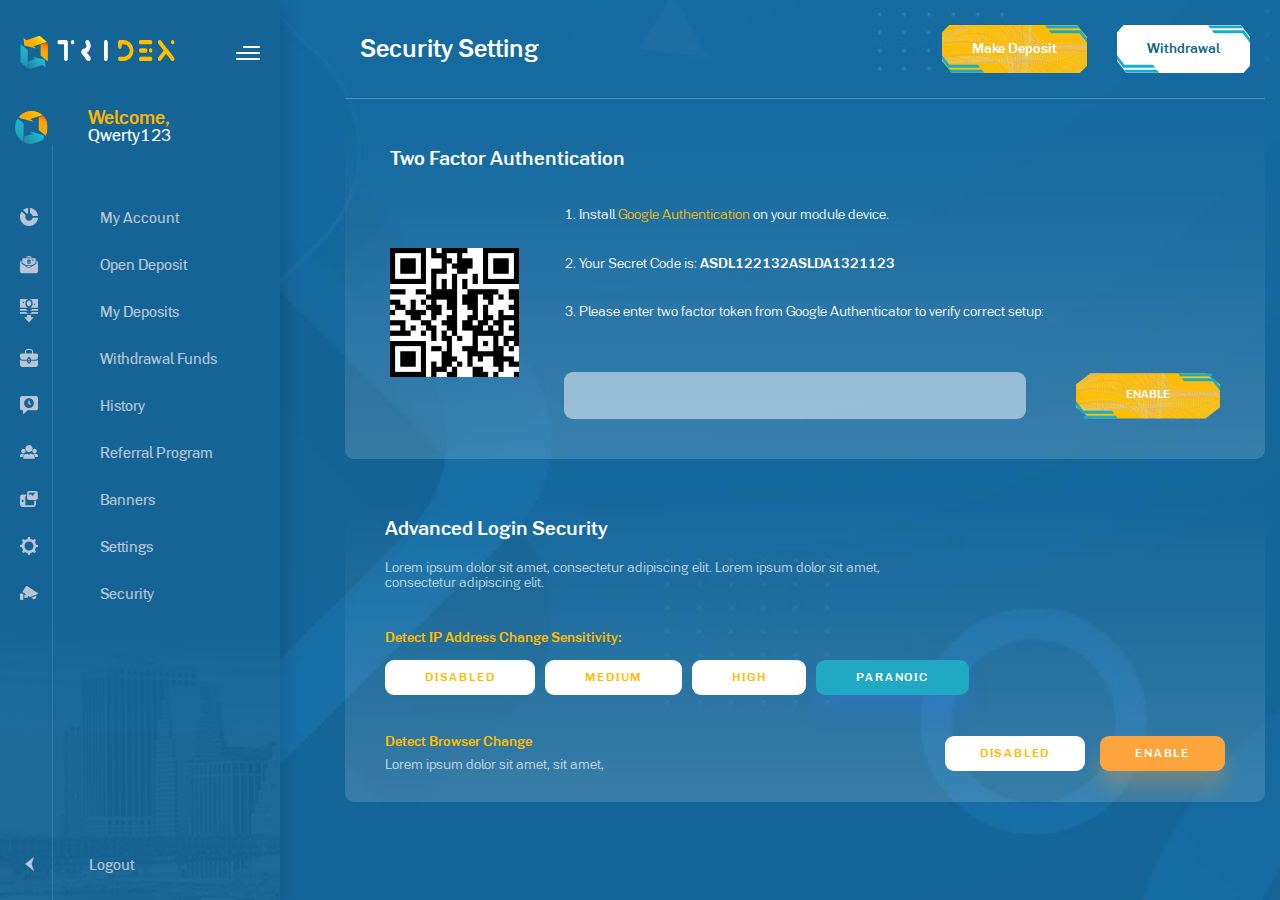
<file: security.html>
<!DOCTYPE html>
<html lang="en">

<head>
	<meta charset="UTF-8">
	<meta http-equiv="X-UA-Compatible" content="IE=edge">
	<meta name="viewport" content="width=device-width, initial-scale=1.0">
	<link rel="stylesheet" href="css/style.min.css?_v=20221004111642">
	<title>Security</title>
</head>

<body>
	<div class="wrap _nav-close">
		<button class="navigation-target">
			<span></span>
			<span></span>
			<span></span>
		</button>
		<div class="overlay-bg"></div>
		<aside class="navigation">
			<div class="navigation__body">
				<div class="navigation__header">
					<a href="#" class="navigation__logo"><img src="img/header/logo.svg" alt="Logo"></a>
					<button class="navigation__header-burger">
						<span></span>
						<span></span>
						<span></span>
					</button>
				</div>
				<div class="navigation__user user-profile">
					<a href="#" class="user-profile__avatar">
						<img src="img/logo-avatar.svg" alt="Avatar">
					</a>
					<div class="user-profile__info">
						<div class="user-profile__welcome">Welcome,</div>
						<div class="user-profile__username">Qwerty123</div>
					</div>
				</div>
				<nav class="navigation__menu">
					<ul class="navigation__list">
						<li class="navigation__item">
							<a href="#" class="navigation__link">
								<span>
									<svg width="18" height="18" viewBox="0 0 18 18" fill="none" xmlns="http://www.w3.org/2000/svg">
										<path d="M8.14969 0.580646C8.14969 0.40909 8.07368 0.246325 7.94224 0.136065C7.81079 0.0258054 7.63704 -0.0211436 7.46811 0.00889401C6.04267 0.262382 4.73261 0.848969 3.62098 1.68526C3.48667 1.7863 3.40278 1.9407 3.39106 2.10841C3.37934 2.27612 3.44112 2.44053 3.55999 2.5594L6.55404 5.55345C6.73707 5.73649 7.01956 5.77629 7.24582 5.65053C7.41316 5.55748 7.58832 5.47683 7.77007 5.40992C7.99822 5.32591 8.14969 5.10857 8.14969 4.86546V0.580646Z" fill="#B9C5D6" />
										<path d="M9.98145 4.86546C9.98145 5.10863 10.1332 5.32591 10.3614 5.40986C11.3925 5.78906 12.2109 6.60758 12.5901 7.63863C12.6741 7.86684 12.8915 8.01843 13.1347 8.01843H17.4199C17.5916 8.01843 17.7545 7.94236 17.8647 7.81067C17.9749 7.67898 18.021 7.50529 17.9909 7.33624C17.3283 3.61023 14.3896 0.671616 10.6636 0.00895804C10.4947 -0.0210795 10.3212 0.0252589 10.1896 0.135397C10.0581 0.245535 9.98145 0.40836 9.98145 0.579977V4.86546Z" fill="#B9C5D6" />
										<path d="M13.1345 9.85026C12.8913 9.85026 12.674 10.002 12.5901 10.2302C12.0624 11.6653 10.6838 12.689 9.06567 12.689C6.9921 12.689 5.31116 11.0081 5.31116 8.93448C5.31116 8.47153 5.39523 8.02835 5.54859 7.61893C5.62838 7.40599 5.57624 7.16581 5.41543 7.005L2.34104 3.9306C2.2171 3.80667 2.04378 3.74549 1.86947 3.76399C1.69517 3.78249 1.53814 3.87865 1.44309 4.0259C0.530053 5.4406 -0.00012207 7.12551 -0.00012207 8.93448C-0.00012207 13.9414 4.0588 18.0003 9.06567 18.0003C13.5273 18.0003 17.236 14.7773 17.9909 10.5325C18.021 10.3636 17.9746 10.1901 17.8645 10.0585C17.7543 9.92694 17.5915 9.85032 17.4199 9.85032H13.1345V9.85026Z" fill="#B9C5D6" />
									</svg>
								</span>
								My Account
							</a>
						</li>
						<li class="navigation__item">
							<a href="#" class="navigation__link">
								<span>
									<svg width="18" height="19" viewBox="0 0 18 19" fill="none" xmlns="http://www.w3.org/2000/svg">
										<path d="M6.77112 11.1003L7.23757 11.4145C8.30817 12.1361 9.69182 12.1361 10.7624 11.4145L11.2289 11.1003H6.77112Z" fill="#B9C5D6" />
										<path d="M17.197 5.95624L16.4355 5.396V8.33094C16.4355 8.34358 16.4292 8.35467 16.4284 8.36732C16.4261 8.39503 16.4206 8.42033 16.4128 8.44726C16.4057 8.471 16.3971 8.49314 16.3854 8.51532C16.3736 8.5375 16.3603 8.55646 16.3447 8.57626C16.3275 8.59763 16.3095 8.61662 16.2883 8.63402C16.279 8.64192 16.2727 8.65301 16.2625 8.66013L11.1983 12.073C10.5307 12.5225 9.76608 12.748 9.00146 12.748C8.23683 12.748 7.47225 12.5233 6.80466 12.073L1.74039 8.66013C1.72942 8.65301 1.72396 8.64192 1.71456 8.63402C1.69343 8.61662 1.67542 8.59841 1.65822 8.57626C1.64255 8.55649 1.62927 8.53669 1.61753 8.51532C1.60579 8.49318 1.59717 8.471 1.59013 8.44726C1.58231 8.42114 1.57681 8.39503 1.57446 8.36732C1.57289 8.35467 1.56742 8.34358 1.56742 8.33094V5.396L0.803606 5.95624C0.3004 6.32576 -0.00012207 6.9311 -0.00012207 7.57525V16.244C-0.00012207 17.3344 0.847444 18.2223 1.8883 18.2223H16.1115C17.1531 18.2223 17.9999 17.3344 17.9999 16.244V7.57525C17.9999 6.9311 17.7002 6.32576 17.197 5.95624Z" fill="#B9C5D6" />
										<path d="M11.3672 1.66964C9.95073 0.628267 8.04818 0.629083 6.63244 1.66964L5.64478 2.39606H12.178L11.3672 1.66964Z" fill="#B9C5D6" />
										<path d="M9.39111 7.20557V7.89638C9.91075 7.81566 10.1737 7.60279 10.1737 7.53951C10.1737 7.53792 10.162 7.34722 9.39111 7.20557Z" fill="#B9C5D6" />
										<path d="M7.82593 5.95685C7.82593 5.95922 7.83767 6.14914 8.60853 6.29079V5.59839C8.10767 5.67673 7.82593 5.87773 7.82593 5.95685Z" fill="#B9C5D6" />
										<path d="M15.2607 3.18726H2.73897C2.52297 3.18726 2.34766 3.36452 2.34766 3.58292V8.11869C2.34766 8.11869 6.0854 10.309 5.8694 10.309H12.1303C12.2007 10.309 15.652 8.11869 15.652 8.11869V3.58292C15.652 3.36452 15.4775 3.18726 15.2607 3.18726ZM10.9564 7.53946C10.9564 8.13453 10.3068 8.59982 9.39114 8.70427V9.12286C9.39114 9.34126 9.21583 9.51853 8.99983 9.51853C8.78383 9.51853 8.60851 9.34126 8.60851 9.12286V8.70505C7.7492 8.60772 7.11529 8.18991 7.04643 7.63994C7.01903 7.42314 7.17164 7.22529 7.3861 7.19761C7.59975 7.17388 7.7962 7.32421 7.82356 7.54105C7.83453 7.63286 8.12251 7.82433 8.60932 7.89952V7.09238C7.96994 6.9919 7.04409 6.74895 7.04409 5.95687C7.04409 5.36262 7.69443 4.89651 8.60932 4.79288V4.37429C8.60932 4.15589 8.78463 3.97862 9.00063 3.97862C9.21663 3.97862 9.39195 4.15589 9.39195 4.37429V4.7921C10.2513 4.88943 10.8852 5.30724 10.954 5.85721C10.9814 6.07401 10.8288 6.27186 10.6144 6.29953C10.3976 6.32249 10.2043 6.17294 10.1769 5.95609C10.1659 5.86429 9.87795 5.67282 9.39114 5.59763V6.40399C10.0305 6.50521 10.9564 6.74813 10.9564 7.53946ZM13.6955 5.56117H12.1303C11.9143 5.56117 11.7389 5.38391 11.7389 5.16551C11.7389 4.94711 11.9143 4.76984 12.1303 4.76984H13.6955C13.9115 4.76984 14.0868 4.94711 14.0868 5.16551C14.0868 5.38391 13.9123 5.56117 13.6955 5.56117Z" fill="#B9C5D6" />
									</svg>
								</span>
								Open Deposit
							</a>
						</li>
						<li class="navigation__item">
							<a href="#" class="navigation__link">
								<span>
									<svg width="18" height="24" viewBox="0 0 18 24" fill="none" xmlns="http://www.w3.org/2000/svg">
										<path d="M11.645 13.3634C10.9479 14.2213 10.0085 14.6938 8.99988 14.6938H17.9999V13.0867H11.8506C11.7854 13.1817 11.7173 13.2744 11.645 13.3634Z" fill="#B9C5D6" />
										<path d="M6.3548 13.3634C6.28243 13.2743 6.21429 13.1817 6.14913 13.0867H-0.00012207V14.6938H8.99988C7.99124 14.6938 7.05184 14.2213 6.3548 13.3634Z" fill="#B9C5D6" />
										<path d="M11.645 10.3788C10.9479 11.2367 10.0085 11.7092 8.99988 11.7092H17.9999V10.1021H11.8506C11.7854 10.1971 11.7173 10.2898 11.645 10.3788Z" fill="#B9C5D6" />
										<path d="M6.3548 10.3788C6.28243 10.2897 6.21429 10.1971 6.14913 10.1021H-0.00012207V11.7092H8.99988C7.99124 11.7092 7.05184 11.2367 6.3548 10.3788Z" fill="#B9C5D6" />
										<path d="M8.9999 1.37744C7.73393 1.37744 6.70398 2.71638 6.70398 4.36214C6.70398 6.0079 7.73393 7.34683 8.9999 7.34683C10.2659 7.34683 11.2958 6.0079 11.2958 4.36214C11.2958 2.71638 10.2659 1.37744 8.9999 1.37744V1.37744Z" fill="#B9C5D6" />
										<path d="M6.3548 7.3941C5.69164 6.5779 5.32641 5.50116 5.32641 4.36224C5.32641 3.22333 5.69164 2.14659 6.3548 1.33039C7.05184 0.4725 7.99124 0 8.99988 0H-0.00012207V8.72449H8.99988C7.99124 8.72449 7.05184 8.25199 6.3548 7.3941ZM3.44376 4.13265C3.06337 4.13265 2.75498 3.82427 2.75498 3.44388C2.75498 3.06349 3.06337 2.7551 3.44376 2.7551C3.82414 2.7551 4.13253 3.06349 4.13253 3.44388C4.13253 3.82427 3.82414 4.13265 3.44376 4.13265Z" fill="#B9C5D6" />
										<path d="M8.99988 0C10.0085 0 10.9479 0.4725 11.645 1.33039C12.3081 2.14659 12.6733 3.22333 12.6733 4.36224C12.6733 5.50116 12.3081 6.5779 11.645 7.3941C10.9479 8.25199 10.0085 8.72449 8.99988 8.72449H17.9999V0H8.99988ZM14.556 5.96939C14.1756 5.96939 13.8672 5.661 13.8672 5.28061C13.8672 4.90022 14.1756 4.59184 14.556 4.59184C14.9364 4.59184 15.2448 4.90022 15.2448 5.28061C15.2448 5.661 14.9364 5.96939 14.556 5.96939Z" fill="#B9C5D6" />
										<path d="M11.0662 16.0715H6.9335V18.1838H4.24194L8.99982 23.4854L13.7577 18.1838H11.0662V16.0715Z" fill="#B9C5D6" />
									</svg>
								</span>
								My Deposits
							</a>
						</li>
						<li class="navigation__item">
							<a href="#" class="navigation__link">
								<span>
									<svg width="18" height="18" viewBox="0 0 18 18" fill="none" xmlns="http://www.w3.org/2000/svg">
										<path d="M9.93106 10.2947V10.2807C9.93106 10.031 9.72795 9.82788 9.47829 9.82788H8.24672C8.22598 9.82788 8.20923 9.84477 8.20923 9.86551V10.7476H9.47829C9.72795 10.7476 9.93106 10.5443 9.93106 10.2947Z" fill="#B9C5D6" />
										<path d="M16.2797 4.42653H12.9951V2.61447C12.9951 1.17279 11.8223 0 10.3807 0H7.61903C6.17749 0 5.0047 1.17279 5.0047 2.61447V4.42653H1.72006C0.781006 4.42653 -0.00012207 5.18761 -0.00012207 6.12666V8.09363C-0.00012207 9.5625 1.2103 10.7533 2.67917 10.7533H7.15459V9.86559C7.15459 9.42188 7.42032 9.039 7.80141 8.86816V8.32681C7.80141 8.03526 8.03734 7.79947 8.32875 7.79947C8.61989 7.79947 8.85609 8.03526 8.85609 8.32681V8.77327H9.13213V8.32681C9.13213 8.03526 9.36833 7.79947 9.65947 7.79947C9.95088 7.79947 10.1868 8.03526 10.1868 8.32681V8.95042C10.6621 9.20421 10.9858 9.70518 10.9858 10.2807V10.2947C10.9858 10.4547 10.9609 10.6084 10.9145 10.7533H15.3206C16.7895 10.7533 17.9999 9.5625 17.9999 8.09363V6.12666C17.9999 5.18774 17.2188 4.42653 16.2797 4.42653ZM6.05939 2.61447C6.05939 1.75438 6.75908 1.05469 7.61903 1.05469H10.3807C11.2407 1.05469 11.9404 1.75438 11.9404 2.61447V4.42653H6.05939V2.61447Z" fill="#B9C5D6" />
										<path d="M8.20923 12.6846C8.20923 12.705 8.22598 12.7219 8.24672 12.7219H9.47829C9.72795 12.7219 9.93106 12.5191 9.93106 12.269V12.255C9.93106 12.0317 9.76833 11.8455 9.55533 11.8088H8.20923V12.6846Z" fill="#B9C5D6" />
										<path d="M15.5597 11.8091H10.9184C10.9623 11.9501 10.9858 12.1002 10.9858 12.2552V12.2692C10.9858 12.8448 10.6621 13.3458 10.1868 13.6V14.2236C10.1868 14.5147 9.95088 14.7509 9.65947 14.7509C9.36833 14.7509 9.13213 14.5147 9.13213 14.2236V13.7768H8.85609V14.2236C8.85609 14.5147 8.61989 14.7509 8.32875 14.7509C8.03734 14.7509 7.80141 14.5147 7.80141 14.2236V13.6819C7.42032 13.511 7.15459 13.1285 7.15459 12.6848V11.8091H2.44008C1.43002 11.8091 0.536011 11.3018 -0.00012207 10.5283V15.7726C-0.00012207 17.0009 0.999084 18.0001 2.22736 18.0001H15.7724C17.0007 18.0001 17.9999 17.0009 17.9999 15.7726V10.5283C17.4637 11.3018 16.5697 11.8091 15.5597 11.8091Z" fill="#B9C5D6" />
									</svg>
								</span>
								Withdrawal Funds
							</a>
						</li>
						<li class="navigation__item">
							<a href="#" class="navigation__link">
								<span>
									<svg width="18" height="18" viewBox="0 0 18 18" fill="none" xmlns="http://www.w3.org/2000/svg">
										<path d="M15.9374 0H2.06238C0.924628 0 -0.00012207 0.92475 -0.00012207 2.0625V12.1875C-0.00012207 13.3252 0.924628 14.25 2.06238 14.25H2.99988V17.4375C2.99988 17.6655 3.13713 17.8703 3.34713 17.9573C3.41688 17.9858 3.48963 18 3.56238 18C3.70863 18 3.85263 17.943 3.95988 17.835L7.54488 14.25H15.9374C17.0751 14.25 17.9999 13.3252 17.9999 12.1875V2.0625C17.9999 0.92475 17.0751 0 15.9374 0ZM8.99988 12C6.31188 12 4.12488 9.813 4.12488 7.125C4.12488 4.437 6.31188 2.25 8.99988 2.25C11.6879 2.25 13.8749 4.437 13.8749 7.125C13.8749 9.813 11.6879 12 8.99988 12Z" fill="#B9C5D6" />
										<path d="M10.1249 9C9.93288 9 9.74088 8.9265 9.59463 8.78025L8.46963 7.65525C8.32863 7.515 8.24988 7.3245 8.24988 7.125V5.25C8.24988 4.83525 8.58588 4.5 8.99988 4.5C9.41388 4.5 9.74988 4.83525 9.74988 5.25V6.8145L10.6551 7.71975C10.9484 8.013 10.9484 8.487 10.6551 8.78025C10.5089 8.9265 10.3169 9 10.1249 9Z" fill="#B9C5D6" />
									</svg>

								</span>
								History
							</a>
						</li>
						<li class="navigation__item">
							<a href="#" class="navigation__link">
								<span>
									<svg width="18" height="14" viewBox="0 0 18 14" fill="none" xmlns="http://www.w3.org/2000/svg">
										<path d="M14.0805 13.8508H3.91923C3.59857 13.8508 3.33859 13.588 3.33859 13.2639V11.5266C3.33859 10.6989 3.82176 9.94609 4.56956 9.60866C6.74443 8.6272 6.62522 8.66039 6.7947 8.66039H7.48483C7.75207 8.66039 7.9848 8.84473 8.04867 9.107C8.29207 10.1067 9.70761 10.1071 9.95112 9.107C10.015 8.84477 10.2477 8.66039 10.515 8.66039C11.2577 8.66039 11.2958 8.6455 11.4418 8.71138L13.4302 9.60866C14.178 9.94609 14.6612 10.6989 14.6612 11.5266V13.2639C14.6612 13.588 14.4012 13.8508 14.0805 13.8508ZM9.01407 0C7.05838 0 5.46734 1.60797 5.46734 3.58446C5.46734 5.56095 7.05838 7.16891 9.01407 7.16891C10.9698 7.16891 12.5608 5.56095 12.5608 3.58446C12.5608 1.60797 10.9698 0 9.01407 0ZM3.41908 3.834C2.18771 3.834 1.18592 4.84645 1.18592 6.09096C1.18592 7.33542 2.18771 8.34788 3.41908 8.34788C4.65048 8.34788 5.65228 7.33542 5.65228 6.09096C5.65224 4.84645 4.65045 3.834 3.41908 3.834ZM14.5807 3.834C13.3493 3.834 12.3475 4.84645 12.3475 6.09096C12.3475 7.33542 13.3493 8.34788 14.5807 8.34788C15.812 8.34788 16.8138 7.33542 16.8138 6.09096C16.8138 4.84645 15.812 3.834 14.5807 3.834ZM17.1616 9.20995C15.9534 8.66465 15.9823 8.65907 15.817 8.65907C14.9521 8.65907 14.3863 8.65295 14.0036 8.65104C13.6232 8.64913 13.4972 9.16477 13.8343 9.34294C14.1102 9.48884 14.2778 9.61328 14.4768 9.83276C15.0576 10.4702 15.1117 11.1449 15.1116 11.7042C15.1115 11.9068 15.2739 12.0707 15.4744 12.0707H17.4192C17.74 12.0707 17.9999 11.8078 17.9999 11.4839V10.516C17.9999 9.95228 17.6707 9.43991 17.1616 9.20995ZM2.18274 8.65907C2.0182 8.65907 2.05057 8.66274 0.838184 9.20995C0.329031 9.43991 -0.00012207 9.95228 -0.00012207 10.516V11.4839C-0.00012207 11.8077 0.259717 12.0707 0.580523 12.0707H2.52525C2.72579 12.0707 2.8883 11.9065 2.88804 11.7039C2.88739 11.1426 2.9399 10.4727 3.52294 9.83272C3.72098 9.61431 3.88995 9.48877 4.15984 9.34547C4.49621 9.16689 4.37192 8.65277 3.99196 8.65343C3.60695 8.65409 3.04122 8.65907 2.18274 8.65907Z" fill="#B9C5D6" />
									</svg>

								</span>
								Referral Program
							</a>
						</li>
						<li class="navigation__item">
							<a href="#" class="navigation__link">
								<span>
									<svg width="18" height="16" viewBox="0 0 18 16" fill="none" xmlns="http://www.w3.org/2000/svg">
										<path fill-rule="evenodd" clip-rule="evenodd" d="M8.98749 0C7.92768 0 7.11084 0.876495 7.11084 1.90476V6.98399C7.11084 8.01226 7.92764 8.88875 8.98749 8.88875H15.901C16.9608 8.88875 17.7775 8.01226 17.7775 6.98399V1.90476C17.7775 0.876495 16.9608 0 15.901 0H8.98749ZM8.88867 1.90476C8.88867 1.86131 8.90489 1.82812 8.92632 1.8061C8.94745 1.78452 8.96829 1.77783 8.98748 1.77783H15.5254L12.4441 4.94701L11.1062 3.57082C10.9388 3.39865 10.709 3.30162 10.4689 3.30162C10.2288 3.30162 9.99891 3.39865 9.83164 3.57082L8.88863 4.54076L8.88867 1.90476Z" fill="#B9C5D6" />
										<path fill-rule="evenodd" clip-rule="evenodd" d="M6.22204 3.55542H2.66654C1.19378 3.55542 -0.00012207 4.74932 -0.00012207 6.22208V13.3333C-0.00012207 14.8061 1.19378 16 2.66654 16H13.3332C14.806 16 15.9999 14.8061 15.9999 13.3333V9.77781H14.222V13.3333C14.222 13.8242 13.8241 14.2222 13.3332 14.2222H5.33321V5.3334H6.22204V3.55542ZM1.77748 10.6667V8.88882H3.5553V10.6667H1.77748Z" fill="#B9C5D6" />
									</svg>

								</span>
								Banners
							</a>
						</li>
						<li class="navigation__item">
							<a href="#" class="navigation__link">
								<span>
									<svg width="18" height="18" viewBox="0 0 18 18" fill="none" xmlns="http://www.w3.org/2000/svg">
										<path d="M16.0199 7.65C15.8399 6.66 15.4799 5.76 14.9399 5.04L15.9299 3.33L14.6699 2.07L12.9599 3.06C12.1499 2.52 11.2499 2.16 10.3499 1.98L9.89988 0H8.09988L7.64988 1.98C6.65988 2.16 5.75988 2.52 4.94988 3.06L3.23988 1.98L1.97988 3.24L2.96988 4.95C2.42988 5.76 2.06988 6.66 1.88988 7.56L-0.00012207 8.1V9.9L1.97988 10.35C2.15988 11.34 2.51988 12.24 3.05988 12.96L2.06988 14.67L3.32988 15.93L5.03988 14.94C5.84988 15.48 6.74988 15.84 7.64988 16.02L8.09988 18H9.89988L10.3499 16.02C11.3399 15.84 12.2399 15.48 12.9599 14.94L14.6699 15.93L15.9299 14.67L14.9399 12.96C15.4799 12.15 15.8399 11.25 16.0199 10.35L17.9999 9.9V8.1L16.0199 7.65ZM8.99988 13.5C6.47988 13.5 4.49988 11.52 4.49988 9C4.49988 6.48 6.47988 4.5 8.99988 4.5C11.5199 4.5 13.4999 6.48 13.4999 9C13.4999 11.52 11.5199 13.5 8.99988 13.5Z" fill="#B9C5D6" />
									</svg>

								</span>
								Settings
							</a>
						</li>
						<li class="navigation__item">
							<a href="#" class="navigation__link">
								<span>
									<svg width="18" height="14" viewBox="0 0 18 14" fill="none" xmlns="http://www.w3.org/2000/svg">
										<path d="M16.1456 9.83154L11.2577 11.6503L13.1841 12.8824C13.9355 13.3628 14.9424 13.1457 15.4289 12.3984L16.05 11.4443C16.2891 11.0772 16.3697 10.6393 16.2774 10.2112C16.2487 10.0779 16.2043 9.95074 16.1456 9.83154Z" fill="#B9C5D6" />
										<path d="M2.7065 7.53809H0.618205C0.27722 7.53809 -0.00012207 7.81543 -0.00012207 8.15641V13.3817C-0.00012207 13.7227 0.27722 14.0001 0.618205 14.0001H2.7065C3.04735 14.0001 3.32483 13.7227 3.32483 13.3817V8.15641C3.32483 7.81543 3.04735 7.53809 2.7065 7.53809Z" fill="#B9C5D6" />
										<path d="M17.669 6.96194L6.98762 0.109869C6.67352 -0.0946401 6.25147 -0.00534761 6.04696 0.308754L2.72942 5.40542C2.63025 5.55754 2.59637 5.73928 2.63396 5.9169C2.67154 6.09466 2.77606 6.24705 2.92831 6.34608L5.98263 8.22849L5.79157 8.55041L4.37825 8.87151V12.0343L7.34506 11.489C7.54985 11.46 7.73227 11.3384 7.8372 11.1588L8.57033 9.90557L10.1555 10.9365L17.5384 8.16773C17.7794 8.07666 17.9463 7.86104 17.974 7.60495C18.0017 7.34887 17.8849 7.10253 17.669 6.96194Z" fill="#B9C5D6" />
									</svg>
								</span>
								Security
							</a>
						</li>
					</ul>
					<a href="" class="navigation__logout">
						<span>
							<svg width="9" height="16" viewBox="0 0 9 16" fill="none" xmlns="http://www.w3.org/2000/svg">
								<path d="M0.481333 7.74823L8.75609 0.989259C8.96189 0.824191 9.05568 0.891376 8.96547 1.13928L6.76882 7.59814C6.67866 7.84604 6.67951 8.24778 6.77071 8.49533L8.96358 14.8601C9.05478 15.1076 8.96107 15.1756 8.75418 15.0118L0.48322 8.34363C0.276352 8.17993 0.275507 7.91333 0.481333 7.74823Z" fill="#B9C5D6" />
							</svg>
						</span>
						Logout
					</a>
				</nav>
			</div>
		</aside>
		<div class="security main-block">
			<div class="security__container _second-container">
				<div class="security__info info-page">
					<div class="info-page__name">Security Setting</div>
					<div class="info-page__buttons">
						<a href="#" class="info-page__button btn">
							<div class="btn__wrapper">Make Deposit</div>
						</a>
						<a href="#" class="info-page__button btn btn_white">
							<div class="btn__wrapper">Withdrawal</div>
						</a>
					</div>
				</div>
				<div class="security__body">
					<div class="security__top top-security">
						<h4 class="top-security__title">Two Factor Authentication</h4>
						<div class="top-security__body">
							<div class="top-security__qr _ibg"><img src="img/security/security-qr.jpg" alt="qr"></div>
							<div class="top-security__information">
								<ul class="top-security__list">
									<li class="top-security__text-item">
										Install <a href="">Google Authentication</a> on your module device.
									</li>
									<li class="top-security__text-item">
										Your Secret Code is:
										<span class="top-security__secret-code">ASDL122132ASLDA1321123</span>
									</li>
									<li class="top-security__text-item">
										Please enter two factor token from Google Authenticator to verify correct setup:
									</li>
								</ul>
								<form action="#" class="top-security__form">
									<input autocomplete="off" name="form[]" type="text" class="top-security__input">
									<button class="top-security__enable btn">
										<div class="btn__wrapper">
											enable
										</div>
									</button>
								</form>
							</div>
						</div>
					</div>
					<div class="security__bottom bottom-security">
						<form action="#" class="bottom-security__login">
							<div class="bottom-security__information">
								<h3 class="bottom-security__title">Advanced Login Security</h3>
								<div class="bottom-security__text">Lorem ipsum dolor sit amet, consectetur adipiscing elit. Lorem ipsum dolor sit amet, consectetur adipiscing elit. </div>
							</div>
						</form>
						<form action="#" class="bottom-security__address address-security">
							<h4 class="address-security__title">Detect IP Address Change Sensitivity:</h4>
							<div class="address-security__checkboxes">
								<div class="address-security__checkbox">
									<input name="address_security" id="adress_disabled" type="radio" class="address-security__radio">
									<label for="adress_disabled" class="address-security__label">disabled</label>
								</div>
								<div class="address-security__checkbox">
									<input name="address_security" id="adress_medium" type="radio" class="address-security__radio">
									<label for="adress_medium" class="address-security__label">Medium</label>
								</div>
								<div class="address-security__checkbox">
									<input name="address_security" id="adress_high" type="radio" class="address-security__radio">
									<label for="adress_high" class="address-security__label">High</label>
								</div>
								<div class="address-security__checkbox">
									<input name="address_security" checked id="adress_paranoic" type="radio" class="address-security__radio">
									<label for="adress_paranoic" class="address-security__label">Paranoic</label>
								</div>
							</div>
						</form>
						<form action="#" class="bottom-security__detect">
							<div class="bottom-security__settings">
								<div class="bottom-security__settings-wrap">
									<h4 class="bottom-security__settings-title">Detect Browser Change</h4>
									<h5 class="bottom-security__settings-text">Lorem ipsum dolor sit amet, sit amet,</h5>
								</div>
								<div class="bottom-security__checkboxes">
									<div class="bottom-security__checkbox">
										<input name="login" id="log_disabled" type="radio" class="bottom-security__radio">
										<label for="log_disabled" class="bottom-security__label">DISABLED</label>
									</div>
									<div class="bottom-security__checkbox">
										<input checked name="login" id="log_enable" type="radio" class="bottom-security__radio">
										<label for="log_enable" class="bottom-security__label">ENABLE</label>
									</div>
								</div>
							</div>
						</form>
					</div>
				</div>
			</div>
		</div>
	</div>



	<script src="js/app.min.js?_v=20221004111642"></script>
</body>

</html>
</file>
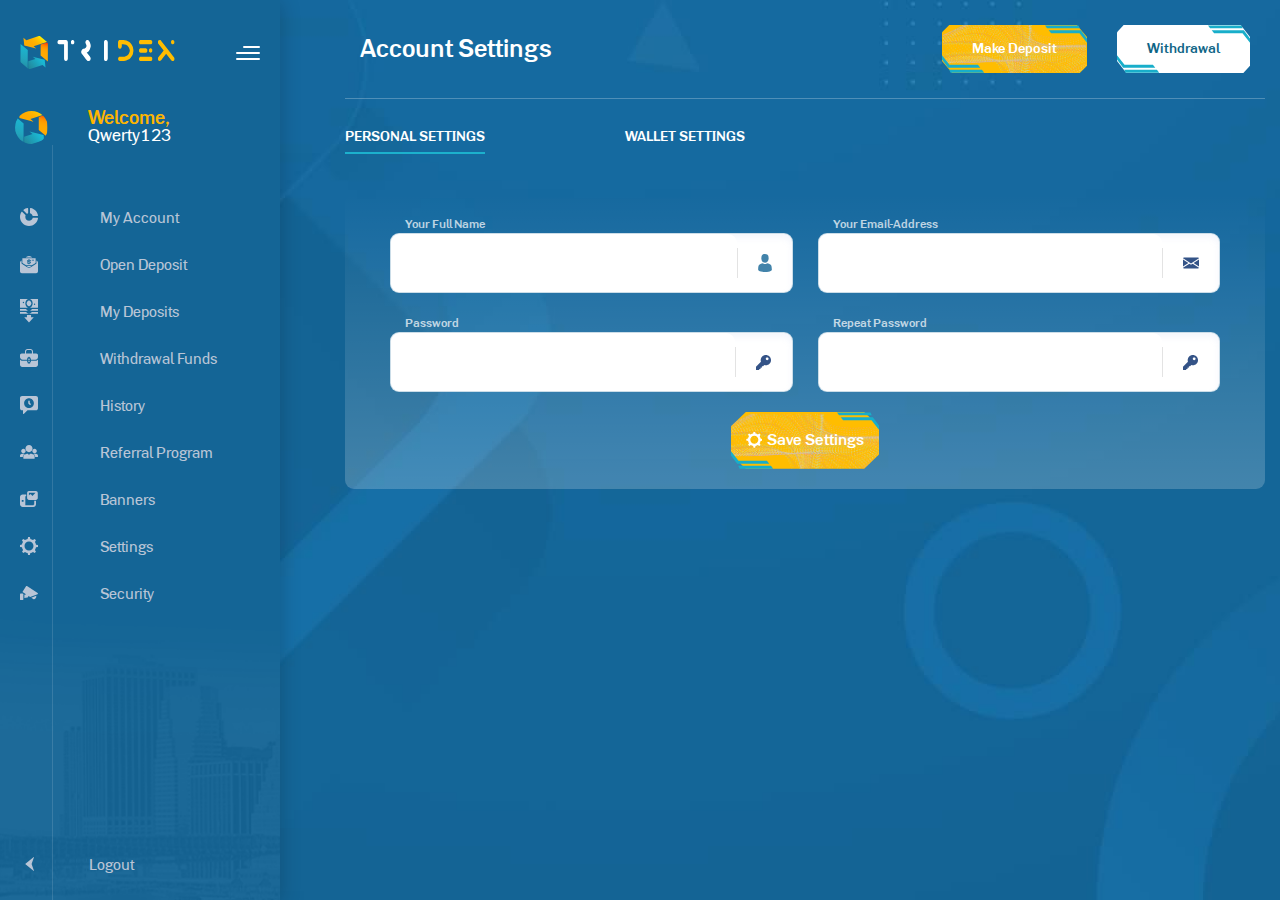
<file: settings.html>
<!DOCTYPE html>
<html lang="en">

<head>
	<meta charset="UTF-8">
	<meta http-equiv="X-UA-Compatible" content="IE=edge">
	<meta name="viewport" content="width=device-width, initial-scale=1.0">
	<link rel="stylesheet" href="css/style.min.css?_v=20221004111642">
	<title>Settings</title>
</head>

<body>
	<div class="wrap _nav-close">
		<button class="navigation-target">
			<span></span>
			<span></span>
			<span></span>
		</button>
		<div class="overlay-bg"></div>
		<aside class="navigation">
			<div class="navigation__body">
				<div class="navigation__header">
					<a href="#" class="navigation__logo"><img src="img/header/logo.svg" alt="Logo"></a>
					<button class="navigation__header-burger">
						<span></span>
						<span></span>
						<span></span>
					</button>
				</div>
				<div class="navigation__user user-profile">
					<a href="#" class="user-profile__avatar">
						<img src="img/logo-avatar.svg" alt="Avatar">
					</a>
					<div class="user-profile__info">
						<div class="user-profile__welcome">Welcome,</div>
						<div class="user-profile__username">Qwerty123</div>
					</div>
				</div>
				<nav class="navigation__menu">
					<ul class="navigation__list">
						<li class="navigation__item">
							<a href="#" class="navigation__link">
								<span>
									<svg width="18" height="18" viewBox="0 0 18 18" fill="none" xmlns="http://www.w3.org/2000/svg">
										<path d="M8.14969 0.580646C8.14969 0.40909 8.07368 0.246325 7.94224 0.136065C7.81079 0.0258054 7.63704 -0.0211436 7.46811 0.00889401C6.04267 0.262382 4.73261 0.848969 3.62098 1.68526C3.48667 1.7863 3.40278 1.9407 3.39106 2.10841C3.37934 2.27612 3.44112 2.44053 3.55999 2.5594L6.55404 5.55345C6.73707 5.73649 7.01956 5.77629 7.24582 5.65053C7.41316 5.55748 7.58832 5.47683 7.77007 5.40992C7.99822 5.32591 8.14969 5.10857 8.14969 4.86546V0.580646Z" fill="#B9C5D6" />
										<path d="M9.98145 4.86546C9.98145 5.10863 10.1332 5.32591 10.3614 5.40986C11.3925 5.78906 12.2109 6.60758 12.5901 7.63863C12.6741 7.86684 12.8915 8.01843 13.1347 8.01843H17.4199C17.5916 8.01843 17.7545 7.94236 17.8647 7.81067C17.9749 7.67898 18.021 7.50529 17.9909 7.33624C17.3283 3.61023 14.3896 0.671616 10.6636 0.00895804C10.4947 -0.0210795 10.3212 0.0252589 10.1896 0.135397C10.0581 0.245535 9.98145 0.40836 9.98145 0.579977V4.86546Z" fill="#B9C5D6" />
										<path d="M13.1345 9.85026C12.8913 9.85026 12.674 10.002 12.5901 10.2302C12.0624 11.6653 10.6838 12.689 9.06567 12.689C6.9921 12.689 5.31116 11.0081 5.31116 8.93448C5.31116 8.47153 5.39523 8.02835 5.54859 7.61893C5.62838 7.40599 5.57624 7.16581 5.41543 7.005L2.34104 3.9306C2.2171 3.80667 2.04378 3.74549 1.86947 3.76399C1.69517 3.78249 1.53814 3.87865 1.44309 4.0259C0.530053 5.4406 -0.00012207 7.12551 -0.00012207 8.93448C-0.00012207 13.9414 4.0588 18.0003 9.06567 18.0003C13.5273 18.0003 17.236 14.7773 17.9909 10.5325C18.021 10.3636 17.9746 10.1901 17.8645 10.0585C17.7543 9.92694 17.5915 9.85032 17.4199 9.85032H13.1345V9.85026Z" fill="#B9C5D6" />
									</svg>
								</span>
								My Account
							</a>
						</li>
						<li class="navigation__item">
							<a href="#" class="navigation__link">
								<span>
									<svg width="18" height="19" viewBox="0 0 18 19" fill="none" xmlns="http://www.w3.org/2000/svg">
										<path d="M6.77112 11.1003L7.23757 11.4145C8.30817 12.1361 9.69182 12.1361 10.7624 11.4145L11.2289 11.1003H6.77112Z" fill="#B9C5D6" />
										<path d="M17.197 5.95624L16.4355 5.396V8.33094C16.4355 8.34358 16.4292 8.35467 16.4284 8.36732C16.4261 8.39503 16.4206 8.42033 16.4128 8.44726C16.4057 8.471 16.3971 8.49314 16.3854 8.51532C16.3736 8.5375 16.3603 8.55646 16.3447 8.57626C16.3275 8.59763 16.3095 8.61662 16.2883 8.63402C16.279 8.64192 16.2727 8.65301 16.2625 8.66013L11.1983 12.073C10.5307 12.5225 9.76608 12.748 9.00146 12.748C8.23683 12.748 7.47225 12.5233 6.80466 12.073L1.74039 8.66013C1.72942 8.65301 1.72396 8.64192 1.71456 8.63402C1.69343 8.61662 1.67542 8.59841 1.65822 8.57626C1.64255 8.55649 1.62927 8.53669 1.61753 8.51532C1.60579 8.49318 1.59717 8.471 1.59013 8.44726C1.58231 8.42114 1.57681 8.39503 1.57446 8.36732C1.57289 8.35467 1.56742 8.34358 1.56742 8.33094V5.396L0.803606 5.95624C0.3004 6.32576 -0.00012207 6.9311 -0.00012207 7.57525V16.244C-0.00012207 17.3344 0.847444 18.2223 1.8883 18.2223H16.1115C17.1531 18.2223 17.9999 17.3344 17.9999 16.244V7.57525C17.9999 6.9311 17.7002 6.32576 17.197 5.95624Z" fill="#B9C5D6" />
										<path d="M11.3672 1.66964C9.95073 0.628267 8.04818 0.629083 6.63244 1.66964L5.64478 2.39606H12.178L11.3672 1.66964Z" fill="#B9C5D6" />
										<path d="M9.39111 7.20557V7.89638C9.91075 7.81566 10.1737 7.60279 10.1737 7.53951C10.1737 7.53792 10.162 7.34722 9.39111 7.20557Z" fill="#B9C5D6" />
										<path d="M7.82593 5.95685C7.82593 5.95922 7.83767 6.14914 8.60853 6.29079V5.59839C8.10767 5.67673 7.82593 5.87773 7.82593 5.95685Z" fill="#B9C5D6" />
										<path d="M15.2607 3.18726H2.73897C2.52297 3.18726 2.34766 3.36452 2.34766 3.58292V8.11869C2.34766 8.11869 6.0854 10.309 5.8694 10.309H12.1303C12.2007 10.309 15.652 8.11869 15.652 8.11869V3.58292C15.652 3.36452 15.4775 3.18726 15.2607 3.18726ZM10.9564 7.53946C10.9564 8.13453 10.3068 8.59982 9.39114 8.70427V9.12286C9.39114 9.34126 9.21583 9.51853 8.99983 9.51853C8.78383 9.51853 8.60851 9.34126 8.60851 9.12286V8.70505C7.7492 8.60772 7.11529 8.18991 7.04643 7.63994C7.01903 7.42314 7.17164 7.22529 7.3861 7.19761C7.59975 7.17388 7.7962 7.32421 7.82356 7.54105C7.83453 7.63286 8.12251 7.82433 8.60932 7.89952V7.09238C7.96994 6.9919 7.04409 6.74895 7.04409 5.95687C7.04409 5.36262 7.69443 4.89651 8.60932 4.79288V4.37429C8.60932 4.15589 8.78463 3.97862 9.00063 3.97862C9.21663 3.97862 9.39195 4.15589 9.39195 4.37429V4.7921C10.2513 4.88943 10.8852 5.30724 10.954 5.85721C10.9814 6.07401 10.8288 6.27186 10.6144 6.29953C10.3976 6.32249 10.2043 6.17294 10.1769 5.95609C10.1659 5.86429 9.87795 5.67282 9.39114 5.59763V6.40399C10.0305 6.50521 10.9564 6.74813 10.9564 7.53946ZM13.6955 5.56117H12.1303C11.9143 5.56117 11.7389 5.38391 11.7389 5.16551C11.7389 4.94711 11.9143 4.76984 12.1303 4.76984H13.6955C13.9115 4.76984 14.0868 4.94711 14.0868 5.16551C14.0868 5.38391 13.9123 5.56117 13.6955 5.56117Z" fill="#B9C5D6" />
									</svg>
								</span>
								Open Deposit
							</a>
						</li>
						<li class="navigation__item">
							<a href="#" class="navigation__link">
								<span>
									<svg width="18" height="24" viewBox="0 0 18 24" fill="none" xmlns="http://www.w3.org/2000/svg">
										<path d="M11.645 13.3634C10.9479 14.2213 10.0085 14.6938 8.99988 14.6938H17.9999V13.0867H11.8506C11.7854 13.1817 11.7173 13.2744 11.645 13.3634Z" fill="#B9C5D6" />
										<path d="M6.3548 13.3634C6.28243 13.2743 6.21429 13.1817 6.14913 13.0867H-0.00012207V14.6938H8.99988C7.99124 14.6938 7.05184 14.2213 6.3548 13.3634Z" fill="#B9C5D6" />
										<path d="M11.645 10.3788C10.9479 11.2367 10.0085 11.7092 8.99988 11.7092H17.9999V10.1021H11.8506C11.7854 10.1971 11.7173 10.2898 11.645 10.3788Z" fill="#B9C5D6" />
										<path d="M6.3548 10.3788C6.28243 10.2897 6.21429 10.1971 6.14913 10.1021H-0.00012207V11.7092H8.99988C7.99124 11.7092 7.05184 11.2367 6.3548 10.3788Z" fill="#B9C5D6" />
										<path d="M8.9999 1.37744C7.73393 1.37744 6.70398 2.71638 6.70398 4.36214C6.70398 6.0079 7.73393 7.34683 8.9999 7.34683C10.2659 7.34683 11.2958 6.0079 11.2958 4.36214C11.2958 2.71638 10.2659 1.37744 8.9999 1.37744V1.37744Z" fill="#B9C5D6" />
										<path d="M6.3548 7.3941C5.69164 6.5779 5.32641 5.50116 5.32641 4.36224C5.32641 3.22333 5.69164 2.14659 6.3548 1.33039C7.05184 0.4725 7.99124 0 8.99988 0H-0.00012207V8.72449H8.99988C7.99124 8.72449 7.05184 8.25199 6.3548 7.3941ZM3.44376 4.13265C3.06337 4.13265 2.75498 3.82427 2.75498 3.44388C2.75498 3.06349 3.06337 2.7551 3.44376 2.7551C3.82414 2.7551 4.13253 3.06349 4.13253 3.44388C4.13253 3.82427 3.82414 4.13265 3.44376 4.13265Z" fill="#B9C5D6" />
										<path d="M8.99988 0C10.0085 0 10.9479 0.4725 11.645 1.33039C12.3081 2.14659 12.6733 3.22333 12.6733 4.36224C12.6733 5.50116 12.3081 6.5779 11.645 7.3941C10.9479 8.25199 10.0085 8.72449 8.99988 8.72449H17.9999V0H8.99988ZM14.556 5.96939C14.1756 5.96939 13.8672 5.661 13.8672 5.28061C13.8672 4.90022 14.1756 4.59184 14.556 4.59184C14.9364 4.59184 15.2448 4.90022 15.2448 5.28061C15.2448 5.661 14.9364 5.96939 14.556 5.96939Z" fill="#B9C5D6" />
										<path d="M11.0662 16.0715H6.9335V18.1838H4.24194L8.99982 23.4854L13.7577 18.1838H11.0662V16.0715Z" fill="#B9C5D6" />
									</svg>
								</span>
								My Deposits
							</a>
						</li>
						<li class="navigation__item">
							<a href="#" class="navigation__link">
								<span>
									<svg width="18" height="18" viewBox="0 0 18 18" fill="none" xmlns="http://www.w3.org/2000/svg">
										<path d="M9.93106 10.2947V10.2807C9.93106 10.031 9.72795 9.82788 9.47829 9.82788H8.24672C8.22598 9.82788 8.20923 9.84477 8.20923 9.86551V10.7476H9.47829C9.72795 10.7476 9.93106 10.5443 9.93106 10.2947Z" fill="#B9C5D6" />
										<path d="M16.2797 4.42653H12.9951V2.61447C12.9951 1.17279 11.8223 0 10.3807 0H7.61903C6.17749 0 5.0047 1.17279 5.0047 2.61447V4.42653H1.72006C0.781006 4.42653 -0.00012207 5.18761 -0.00012207 6.12666V8.09363C-0.00012207 9.5625 1.2103 10.7533 2.67917 10.7533H7.15459V9.86559C7.15459 9.42188 7.42032 9.039 7.80141 8.86816V8.32681C7.80141 8.03526 8.03734 7.79947 8.32875 7.79947C8.61989 7.79947 8.85609 8.03526 8.85609 8.32681V8.77327H9.13213V8.32681C9.13213 8.03526 9.36833 7.79947 9.65947 7.79947C9.95088 7.79947 10.1868 8.03526 10.1868 8.32681V8.95042C10.6621 9.20421 10.9858 9.70518 10.9858 10.2807V10.2947C10.9858 10.4547 10.9609 10.6084 10.9145 10.7533H15.3206C16.7895 10.7533 17.9999 9.5625 17.9999 8.09363V6.12666C17.9999 5.18774 17.2188 4.42653 16.2797 4.42653ZM6.05939 2.61447C6.05939 1.75438 6.75908 1.05469 7.61903 1.05469H10.3807C11.2407 1.05469 11.9404 1.75438 11.9404 2.61447V4.42653H6.05939V2.61447Z" fill="#B9C5D6" />
										<path d="M8.20923 12.6846C8.20923 12.705 8.22598 12.7219 8.24672 12.7219H9.47829C9.72795 12.7219 9.93106 12.5191 9.93106 12.269V12.255C9.93106 12.0317 9.76833 11.8455 9.55533 11.8088H8.20923V12.6846Z" fill="#B9C5D6" />
										<path d="M15.5597 11.8091H10.9184C10.9623 11.9501 10.9858 12.1002 10.9858 12.2552V12.2692C10.9858 12.8448 10.6621 13.3458 10.1868 13.6V14.2236C10.1868 14.5147 9.95088 14.7509 9.65947 14.7509C9.36833 14.7509 9.13213 14.5147 9.13213 14.2236V13.7768H8.85609V14.2236C8.85609 14.5147 8.61989 14.7509 8.32875 14.7509C8.03734 14.7509 7.80141 14.5147 7.80141 14.2236V13.6819C7.42032 13.511 7.15459 13.1285 7.15459 12.6848V11.8091H2.44008C1.43002 11.8091 0.536011 11.3018 -0.00012207 10.5283V15.7726C-0.00012207 17.0009 0.999084 18.0001 2.22736 18.0001H15.7724C17.0007 18.0001 17.9999 17.0009 17.9999 15.7726V10.5283C17.4637 11.3018 16.5697 11.8091 15.5597 11.8091Z" fill="#B9C5D6" />
									</svg>
								</span>
								Withdrawal Funds
							</a>
						</li>
						<li class="navigation__item">
							<a href="#" class="navigation__link">
								<span>
									<svg width="18" height="18" viewBox="0 0 18 18" fill="none" xmlns="http://www.w3.org/2000/svg">
										<path d="M15.9374 0H2.06238C0.924628 0 -0.00012207 0.92475 -0.00012207 2.0625V12.1875C-0.00012207 13.3252 0.924628 14.25 2.06238 14.25H2.99988V17.4375C2.99988 17.6655 3.13713 17.8703 3.34713 17.9573C3.41688 17.9858 3.48963 18 3.56238 18C3.70863 18 3.85263 17.943 3.95988 17.835L7.54488 14.25H15.9374C17.0751 14.25 17.9999 13.3252 17.9999 12.1875V2.0625C17.9999 0.92475 17.0751 0 15.9374 0ZM8.99988 12C6.31188 12 4.12488 9.813 4.12488 7.125C4.12488 4.437 6.31188 2.25 8.99988 2.25C11.6879 2.25 13.8749 4.437 13.8749 7.125C13.8749 9.813 11.6879 12 8.99988 12Z" fill="#B9C5D6" />
										<path d="M10.1249 9C9.93288 9 9.74088 8.9265 9.59463 8.78025L8.46963 7.65525C8.32863 7.515 8.24988 7.3245 8.24988 7.125V5.25C8.24988 4.83525 8.58588 4.5 8.99988 4.5C9.41388 4.5 9.74988 4.83525 9.74988 5.25V6.8145L10.6551 7.71975C10.9484 8.013 10.9484 8.487 10.6551 8.78025C10.5089 8.9265 10.3169 9 10.1249 9Z" fill="#B9C5D6" />
									</svg>

								</span>
								History
							</a>
						</li>
						<li class="navigation__item">
							<a href="#" class="navigation__link">
								<span>
									<svg width="18" height="14" viewBox="0 0 18 14" fill="none" xmlns="http://www.w3.org/2000/svg">
										<path d="M14.0805 13.8508H3.91923C3.59857 13.8508 3.33859 13.588 3.33859 13.2639V11.5266C3.33859 10.6989 3.82176 9.94609 4.56956 9.60866C6.74443 8.6272 6.62522 8.66039 6.7947 8.66039H7.48483C7.75207 8.66039 7.9848 8.84473 8.04867 9.107C8.29207 10.1067 9.70761 10.1071 9.95112 9.107C10.015 8.84477 10.2477 8.66039 10.515 8.66039C11.2577 8.66039 11.2958 8.6455 11.4418 8.71138L13.4302 9.60866C14.178 9.94609 14.6612 10.6989 14.6612 11.5266V13.2639C14.6612 13.588 14.4012 13.8508 14.0805 13.8508ZM9.01407 0C7.05838 0 5.46734 1.60797 5.46734 3.58446C5.46734 5.56095 7.05838 7.16891 9.01407 7.16891C10.9698 7.16891 12.5608 5.56095 12.5608 3.58446C12.5608 1.60797 10.9698 0 9.01407 0ZM3.41908 3.834C2.18771 3.834 1.18592 4.84645 1.18592 6.09096C1.18592 7.33542 2.18771 8.34788 3.41908 8.34788C4.65048 8.34788 5.65228 7.33542 5.65228 6.09096C5.65224 4.84645 4.65045 3.834 3.41908 3.834ZM14.5807 3.834C13.3493 3.834 12.3475 4.84645 12.3475 6.09096C12.3475 7.33542 13.3493 8.34788 14.5807 8.34788C15.812 8.34788 16.8138 7.33542 16.8138 6.09096C16.8138 4.84645 15.812 3.834 14.5807 3.834ZM17.1616 9.20995C15.9534 8.66465 15.9823 8.65907 15.817 8.65907C14.9521 8.65907 14.3863 8.65295 14.0036 8.65104C13.6232 8.64913 13.4972 9.16477 13.8343 9.34294C14.1102 9.48884 14.2778 9.61328 14.4768 9.83276C15.0576 10.4702 15.1117 11.1449 15.1116 11.7042C15.1115 11.9068 15.2739 12.0707 15.4744 12.0707H17.4192C17.74 12.0707 17.9999 11.8078 17.9999 11.4839V10.516C17.9999 9.95228 17.6707 9.43991 17.1616 9.20995ZM2.18274 8.65907C2.0182 8.65907 2.05057 8.66274 0.838184 9.20995C0.329031 9.43991 -0.00012207 9.95228 -0.00012207 10.516V11.4839C-0.00012207 11.8077 0.259717 12.0707 0.580523 12.0707H2.52525C2.72579 12.0707 2.8883 11.9065 2.88804 11.7039C2.88739 11.1426 2.9399 10.4727 3.52294 9.83272C3.72098 9.61431 3.88995 9.48877 4.15984 9.34547C4.49621 9.16689 4.37192 8.65277 3.99196 8.65343C3.60695 8.65409 3.04122 8.65907 2.18274 8.65907Z" fill="#B9C5D6" />
									</svg>

								</span>
								Referral Program
							</a>
						</li>
						<li class="navigation__item">
							<a href="#" class="navigation__link">
								<span>
									<svg width="18" height="16" viewBox="0 0 18 16" fill="none" xmlns="http://www.w3.org/2000/svg">
										<path fill-rule="evenodd" clip-rule="evenodd" d="M8.98749 0C7.92768 0 7.11084 0.876495 7.11084 1.90476V6.98399C7.11084 8.01226 7.92764 8.88875 8.98749 8.88875H15.901C16.9608 8.88875 17.7775 8.01226 17.7775 6.98399V1.90476C17.7775 0.876495 16.9608 0 15.901 0H8.98749ZM8.88867 1.90476C8.88867 1.86131 8.90489 1.82812 8.92632 1.8061C8.94745 1.78452 8.96829 1.77783 8.98748 1.77783H15.5254L12.4441 4.94701L11.1062 3.57082C10.9388 3.39865 10.709 3.30162 10.4689 3.30162C10.2288 3.30162 9.99891 3.39865 9.83164 3.57082L8.88863 4.54076L8.88867 1.90476Z" fill="#B9C5D6" />
										<path fill-rule="evenodd" clip-rule="evenodd" d="M6.22204 3.55542H2.66654C1.19378 3.55542 -0.00012207 4.74932 -0.00012207 6.22208V13.3333C-0.00012207 14.8061 1.19378 16 2.66654 16H13.3332C14.806 16 15.9999 14.8061 15.9999 13.3333V9.77781H14.222V13.3333C14.222 13.8242 13.8241 14.2222 13.3332 14.2222H5.33321V5.3334H6.22204V3.55542ZM1.77748 10.6667V8.88882H3.5553V10.6667H1.77748Z" fill="#B9C5D6" />
									</svg>

								</span>
								Banners
							</a>
						</li>
						<li class="navigation__item">
							<a href="#" class="navigation__link">
								<span>
									<svg width="18" height="18" viewBox="0 0 18 18" fill="none" xmlns="http://www.w3.org/2000/svg">
										<path d="M16.0199 7.65C15.8399 6.66 15.4799 5.76 14.9399 5.04L15.9299 3.33L14.6699 2.07L12.9599 3.06C12.1499 2.52 11.2499 2.16 10.3499 1.98L9.89988 0H8.09988L7.64988 1.98C6.65988 2.16 5.75988 2.52 4.94988 3.06L3.23988 1.98L1.97988 3.24L2.96988 4.95C2.42988 5.76 2.06988 6.66 1.88988 7.56L-0.00012207 8.1V9.9L1.97988 10.35C2.15988 11.34 2.51988 12.24 3.05988 12.96L2.06988 14.67L3.32988 15.93L5.03988 14.94C5.84988 15.48 6.74988 15.84 7.64988 16.02L8.09988 18H9.89988L10.3499 16.02C11.3399 15.84 12.2399 15.48 12.9599 14.94L14.6699 15.93L15.9299 14.67L14.9399 12.96C15.4799 12.15 15.8399 11.25 16.0199 10.35L17.9999 9.9V8.1L16.0199 7.65ZM8.99988 13.5C6.47988 13.5 4.49988 11.52 4.49988 9C4.49988 6.48 6.47988 4.5 8.99988 4.5C11.5199 4.5 13.4999 6.48 13.4999 9C13.4999 11.52 11.5199 13.5 8.99988 13.5Z" fill="#B9C5D6" />
									</svg>

								</span>
								Settings
							</a>
						</li>
						<li class="navigation__item">
							<a href="#" class="navigation__link">
								<span>
									<svg width="18" height="14" viewBox="0 0 18 14" fill="none" xmlns="http://www.w3.org/2000/svg">
										<path d="M16.1456 9.83154L11.2577 11.6503L13.1841 12.8824C13.9355 13.3628 14.9424 13.1457 15.4289 12.3984L16.05 11.4443C16.2891 11.0772 16.3697 10.6393 16.2774 10.2112C16.2487 10.0779 16.2043 9.95074 16.1456 9.83154Z" fill="#B9C5D6" />
										<path d="M2.7065 7.53809H0.618205C0.27722 7.53809 -0.00012207 7.81543 -0.00012207 8.15641V13.3817C-0.00012207 13.7227 0.27722 14.0001 0.618205 14.0001H2.7065C3.04735 14.0001 3.32483 13.7227 3.32483 13.3817V8.15641C3.32483 7.81543 3.04735 7.53809 2.7065 7.53809Z" fill="#B9C5D6" />
										<path d="M17.669 6.96194L6.98762 0.109869C6.67352 -0.0946401 6.25147 -0.00534761 6.04696 0.308754L2.72942 5.40542C2.63025 5.55754 2.59637 5.73928 2.63396 5.9169C2.67154 6.09466 2.77606 6.24705 2.92831 6.34608L5.98263 8.22849L5.79157 8.55041L4.37825 8.87151V12.0343L7.34506 11.489C7.54985 11.46 7.73227 11.3384 7.8372 11.1588L8.57033 9.90557L10.1555 10.9365L17.5384 8.16773C17.7794 8.07666 17.9463 7.86104 17.974 7.60495C18.0017 7.34887 17.8849 7.10253 17.669 6.96194Z" fill="#B9C5D6" />
									</svg>
								</span>
								Security
							</a>
						</li>
					</ul>
					<a href="" class="navigation__logout">
						<span>
							<svg width="9" height="16" viewBox="0 0 9 16" fill="none" xmlns="http://www.w3.org/2000/svg">
								<path d="M0.481333 7.74823L8.75609 0.989259C8.96189 0.824191 9.05568 0.891376 8.96547 1.13928L6.76882 7.59814C6.67866 7.84604 6.67951 8.24778 6.77071 8.49533L8.96358 14.8601C9.05478 15.1076 8.96107 15.1756 8.75418 15.0118L0.48322 8.34363C0.276352 8.17993 0.275507 7.91333 0.481333 7.74823Z" fill="#B9C5D6" />
							</svg>
						</span>
						Logout
					</a>
				</nav>
			</div>
		</aside>
		<div class="settings main-block">
			<div class="settings__container _second-container">
				<div class="settings__info info-page">
					<div class="info-page__name">Account Settings</div>
					<div class="info-page__buttons">
						<a href="#" class="info-page__button btn">
							<div class="btn__wrapper">Make Deposit</div>
						</a>
						<a href="#" class="info-page__button btn btn_white">
							<div class="btn__wrapper">Withdrawal</div>
						</a>
					</div>
				</div>
				<div class="settings__body">
					<div data-tabs class="settings__tabs">
						<nav data-tabs-titles class="settings__navigation">
							<button type="button" class="settings__title _tab-active">Personal settings</button>
							<button type="button" class="settings__title">Wallet settings</button>
						</nav>
						<div data-tabs-body class="settings__content">
							<div class="settings__tab-content">
								<form action="#" class="settings__personal personal-settings">
									<div class="personal-settings__items">
										<div class="personal-settings__item">
											<label class="personal-settings__label">Your Full Name</label>
											<div class="personal-settings__input-wrapper">
												<input autocomplete="off" type="text" name="form[]" class="personal-settings__input">
												<div class="personal-settings__icon">
													<img src="img/settings/personal-icon-1.svg" alt="icon">
												</div>
											</div>
										</div>
										<div class="personal-settings__item">
											<label class="personal-settings__label">Your Email-Address</label>
											<div class="personal-settings__input-wrapper">
												<input autocomplete="off" type="email" name="form[]" class="personal-settings__input">
												<div class="personal-settings__icon">
													<img src="img/settings/personal-icon-2.svg" alt="icon">
												</div>
											</div>
										</div>
										<div class="personal-settings__item">
											<label class="personal-settings__label">Password</label>
											<div class="personal-settings__input-wrapper">
												<input autocomplete="off" type="password" name="form[]" class="personal-settings__input">
												<div class="personal-settings__icon">
													<img src="img/settings/personal-icon-3.svg" alt="icon">
												</div>
											</div>
										</div>
										<div class="personal-settings__item">
											<label class="personal-settings__label">Repeat Password</label>
											<div class="personal-settings__input-wrapper">
												<input autocomplete="off" type="password" name="form[]" class="personal-settings__input">
												<div class="personal-settings__icon">
													<img src="img/settings/personal-icon-4.svg" alt="icon">
												</div>
											</div>
										</div>
									</div>
									<button class="personal-settings__save btn">
										<div class="btn__wrapper">
											Save Settings
										</div>
									</button>
								</form>
							</div>
							<div class="settings__tab-content">
								<form action="#" class="settings__column column-settings">
									<div class="column-settings__items">
										<div class="column-settings__item">
											<label class="column-settings__label">Bitcoin Wallet</label>
											<div class="column-settings__input-wrapper">
												<input autocomplete="off" name="form[]" type="text" class="column-settings__input">
												<div class="column-settings__icon">
													<img src="img/settings/settings-payment-1.svg" alt="icon">
												</div>
											</div>
										</div>
										<div class="column-settings__item">
											<label class="column-settings__label">Bitcoin Wallet</label>
											<div class="column-settings__input-wrapper">
												<input autocomplete="off" name="form[]" type="text" class="column-settings__input">
												<div class="column-settings__icon">
													<img src="img/settings/settings-payment-2.svg" alt="icon">
												</div>
											</div>
										</div>
										<div class="column-settings__item">
											<label class="column-settings__label">Bitcoin Wallet</label>
											<div class="column-settings__input-wrapper">
												<input autocomplete="off" name="form[]" type="text" class="column-settings__input">
												<div class="column-settings__icon">
													<img src="img/settings/settings-payment-3.svg" alt="icon">
												</div>
											</div>
										</div>
										<div class="column-settings__item">
											<label class="column-settings__label">Bitcoin Wallet</label>
											<div class="column-settings__input-wrapper">
												<input autocomplete="off" name="form[]" type="text" class="column-settings__input">
												<div class="column-settings__icon">
													<img src="img/settings/settings-payment-4.svg" alt="icon">
												</div>
											</div>
										</div>
										<div class="column-settings__item">
											<label class="column-settings__label">Bitcoin Wallet</label>
											<div class="column-settings__input-wrapper">
												<input autocomplete="off" name="form[]" type="text" class="column-settings__input">
												<div class="column-settings__icon">
													<img src="img/settings/settings-payment-5.svg" alt="icon">
												</div>
											</div>
										</div>
										<div class="column-settings__item">
											<label class="column-settings__label">Bitcoin Wallet</label>
											<div class="column-settings__input-wrapper">
												<input autocomplete="off" name="form[]" type="text" class="column-settings__input">
												<div class="column-settings__icon">
													<img src="img/settings/settings-payment-6.svg" alt="icon">
												</div>
											</div>
										</div>
										<div class="column-settings__item">
											<label class="column-settings__label">Bitcoin Wallet</label>
											<div class="column-settings__input-wrapper">
												<input autocomplete="off" name="form[]" type="text" class="column-settings__input">
												<div class="column-settings__icon">
													<img src="img/settings/settings-payment-7.svg" alt="icon">
												</div>
											</div>
										</div>
										<div class="column-settings__item">
											<label class="column-settings__label">Bitcoin Wallet</label>
											<div class="column-settings__input-wrapper">
												<input autocomplete="off" name="form[]" type="text" class="column-settings__input">
												<div class="column-settings__icon">
													<img src="img/settings/settings-payment-8.svg" alt="icon">
												</div>
											</div>
										</div>
										<div class="column-settings__item">
											<label class="column-settings__label">Bitcoin Wallet</label>
											<div class="column-settings__input-wrapper">
												<input autocomplete="off" name="form[]" type="text" class="column-settings__input">
												<div class="column-settings__icon">
													<img src="img/settings/settings-payment-9.svg" alt="icon">
												</div>
											</div>
										</div>
										<div class="column-settings__item">
											<label class="column-settings__label">Bitcoin Wallet</label>
											<div class="column-settings__input-wrapper">
												<input autocomplete="off" name="form[]" type="text" class="column-settings__input">
												<div class="column-settings__icon">
													<img src="img/settings/settings-payment-10.svg" alt="icon">
												</div>
											</div>
										</div>
										<div class="column-settings__item">
											<label class="column-settings__label">Bitcoin Wallet</label>
											<div class="column-settings__input-wrapper">
												<input autocomplete="off" name="form[]" type="text" class="column-settings__input">
												<div class="column-settings__icon">
													<img src="img/settings/settings-payment-11.svg" alt="icon">
												</div>
											</div>
										</div>
										<div class="column-settings__item">
											<label class="column-settings__label">Bitcoin Wallet</label>
											<div class="column-settings__input-wrapper">
												<input autocomplete="off" name="form[]" type="text" class="column-settings__input">
												<div class="column-settings__icon">
													<img src="img/settings/settings-payment-12.svg" alt="icon">
												</div>
											</div>
										</div>
										<div class="column-settings__item">
											<label class="column-settings__label">Bitcoin Wallet</label>
											<div class="column-settings__input-wrapper">
												<input autocomplete="off" name="form[]" type="text" class="column-settings__input">
												<div class="column-settings__icon">
													<img src="img/settings/settings-payment-13.png" alt="icon">
												</div>
											</div>
										</div>
										<div class="column-settings__button-wrapper">
											<button class="column-settings__button btn">
												<div class="btn__wrapper">
													Save Settings
												</div>
											</button>
										</div>
									</div>
								</form>
							</div>
						</div>
					</div>
				</div>
			</div>
		</div>
	</div>



	<script src="js/app.min.js?_v=20221004111642"></script>
</body>

</html>
</file>
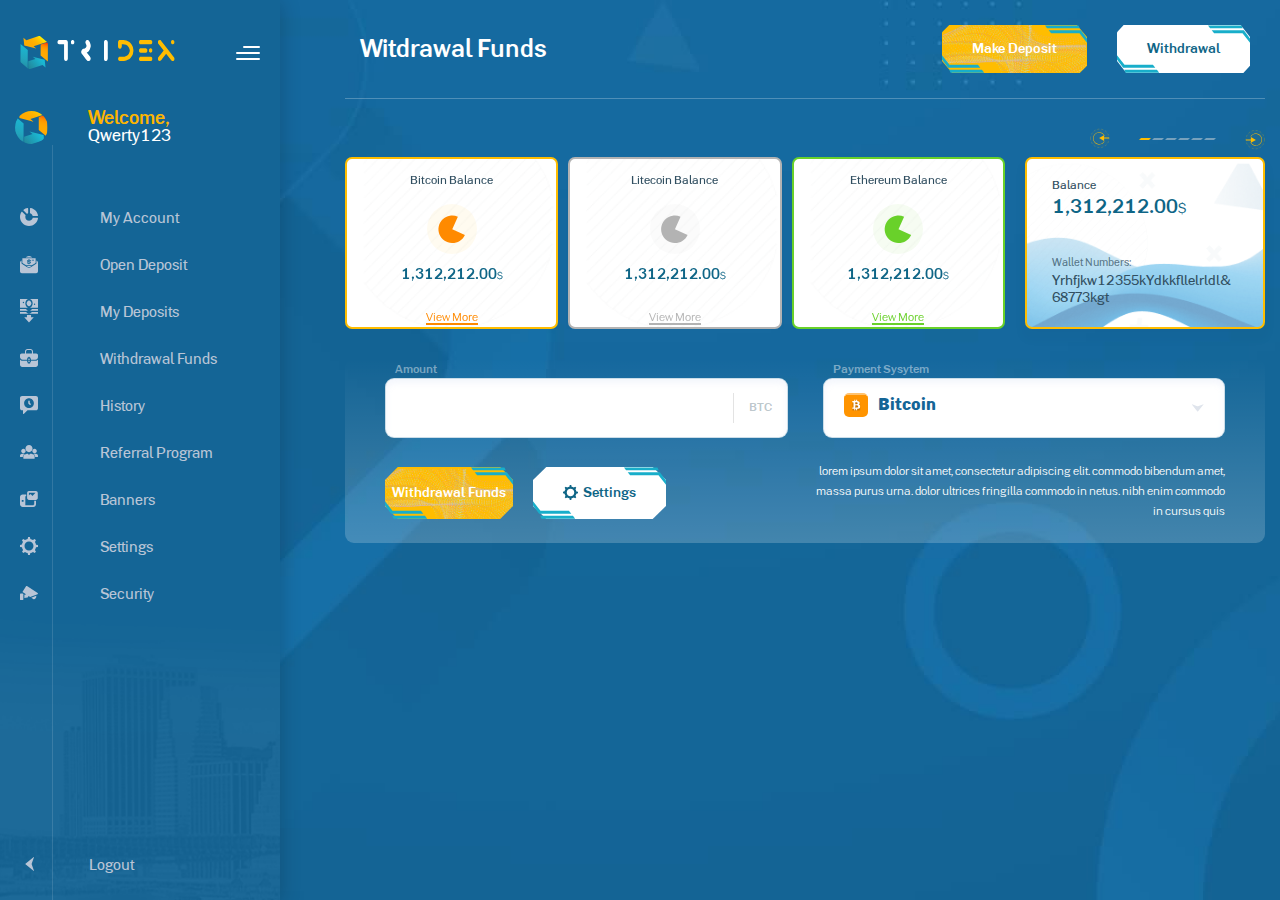
<file: withdrawal.html>
<!DOCTYPE html>
<html lang="en">

<head>
	<meta charset="UTF-8">
	<meta http-equiv="X-UA-Compatible" content="IE=edge">
	<meta name="viewport" content="width=device-width, initial-scale=1.0">
	<link rel="stylesheet" href="css/style.min.css?_v=20221004111642">
	<title>Withdrawal</title>
</head>

<body>
	<div class="wrap _nav-close">
		<button class="navigation-target">
			<span></span>
			<span></span>
			<span></span>
		</button>
		<div class="overlay-bg"></div>
		<aside class="navigation">
			<div class="navigation__body">
				<div class="navigation__header">
					<a href="#" class="navigation__logo"><img src="img/header/logo.svg" alt="Logo"></a>
					<button class="navigation__header-burger">
						<span></span>
						<span></span>
						<span></span>
					</button>
				</div>
				<div class="navigation__user user-profile">
					<a href="#" class="user-profile__avatar">
						<img src="img/logo-avatar.svg" alt="Avatar">
					</a>
					<div class="user-profile__info">
						<div class="user-profile__welcome">Welcome,</div>
						<div class="user-profile__username">Qwerty123</div>
					</div>
				</div>
				<nav class="navigation__menu">
					<ul class="navigation__list">
						<li class="navigation__item">
							<a href="#" class="navigation__link">
								<span>
									<svg width="18" height="18" viewBox="0 0 18 18" fill="none" xmlns="http://www.w3.org/2000/svg">
										<path d="M8.14969 0.580646C8.14969 0.40909 8.07368 0.246325 7.94224 0.136065C7.81079 0.0258054 7.63704 -0.0211436 7.46811 0.00889401C6.04267 0.262382 4.73261 0.848969 3.62098 1.68526C3.48667 1.7863 3.40278 1.9407 3.39106 2.10841C3.37934 2.27612 3.44112 2.44053 3.55999 2.5594L6.55404 5.55345C6.73707 5.73649 7.01956 5.77629 7.24582 5.65053C7.41316 5.55748 7.58832 5.47683 7.77007 5.40992C7.99822 5.32591 8.14969 5.10857 8.14969 4.86546V0.580646Z" fill="#B9C5D6" />
										<path d="M9.98145 4.86546C9.98145 5.10863 10.1332 5.32591 10.3614 5.40986C11.3925 5.78906 12.2109 6.60758 12.5901 7.63863C12.6741 7.86684 12.8915 8.01843 13.1347 8.01843H17.4199C17.5916 8.01843 17.7545 7.94236 17.8647 7.81067C17.9749 7.67898 18.021 7.50529 17.9909 7.33624C17.3283 3.61023 14.3896 0.671616 10.6636 0.00895804C10.4947 -0.0210795 10.3212 0.0252589 10.1896 0.135397C10.0581 0.245535 9.98145 0.40836 9.98145 0.579977V4.86546Z" fill="#B9C5D6" />
										<path d="M13.1345 9.85026C12.8913 9.85026 12.674 10.002 12.5901 10.2302C12.0624 11.6653 10.6838 12.689 9.06567 12.689C6.9921 12.689 5.31116 11.0081 5.31116 8.93448C5.31116 8.47153 5.39523 8.02835 5.54859 7.61893C5.62838 7.40599 5.57624 7.16581 5.41543 7.005L2.34104 3.9306C2.2171 3.80667 2.04378 3.74549 1.86947 3.76399C1.69517 3.78249 1.53814 3.87865 1.44309 4.0259C0.530053 5.4406 -0.00012207 7.12551 -0.00012207 8.93448C-0.00012207 13.9414 4.0588 18.0003 9.06567 18.0003C13.5273 18.0003 17.236 14.7773 17.9909 10.5325C18.021 10.3636 17.9746 10.1901 17.8645 10.0585C17.7543 9.92694 17.5915 9.85032 17.4199 9.85032H13.1345V9.85026Z" fill="#B9C5D6" />
									</svg>
								</span>
								My Account
							</a>
						</li>
						<li class="navigation__item">
							<a href="#" class="navigation__link">
								<span>
									<svg width="18" height="19" viewBox="0 0 18 19" fill="none" xmlns="http://www.w3.org/2000/svg">
										<path d="M6.77112 11.1003L7.23757 11.4145C8.30817 12.1361 9.69182 12.1361 10.7624 11.4145L11.2289 11.1003H6.77112Z" fill="#B9C5D6" />
										<path d="M17.197 5.95624L16.4355 5.396V8.33094C16.4355 8.34358 16.4292 8.35467 16.4284 8.36732C16.4261 8.39503 16.4206 8.42033 16.4128 8.44726C16.4057 8.471 16.3971 8.49314 16.3854 8.51532C16.3736 8.5375 16.3603 8.55646 16.3447 8.57626C16.3275 8.59763 16.3095 8.61662 16.2883 8.63402C16.279 8.64192 16.2727 8.65301 16.2625 8.66013L11.1983 12.073C10.5307 12.5225 9.76608 12.748 9.00146 12.748C8.23683 12.748 7.47225 12.5233 6.80466 12.073L1.74039 8.66013C1.72942 8.65301 1.72396 8.64192 1.71456 8.63402C1.69343 8.61662 1.67542 8.59841 1.65822 8.57626C1.64255 8.55649 1.62927 8.53669 1.61753 8.51532C1.60579 8.49318 1.59717 8.471 1.59013 8.44726C1.58231 8.42114 1.57681 8.39503 1.57446 8.36732C1.57289 8.35467 1.56742 8.34358 1.56742 8.33094V5.396L0.803606 5.95624C0.3004 6.32576 -0.00012207 6.9311 -0.00012207 7.57525V16.244C-0.00012207 17.3344 0.847444 18.2223 1.8883 18.2223H16.1115C17.1531 18.2223 17.9999 17.3344 17.9999 16.244V7.57525C17.9999 6.9311 17.7002 6.32576 17.197 5.95624Z" fill="#B9C5D6" />
										<path d="M11.3672 1.66964C9.95073 0.628267 8.04818 0.629083 6.63244 1.66964L5.64478 2.39606H12.178L11.3672 1.66964Z" fill="#B9C5D6" />
										<path d="M9.39111 7.20557V7.89638C9.91075 7.81566 10.1737 7.60279 10.1737 7.53951C10.1737 7.53792 10.162 7.34722 9.39111 7.20557Z" fill="#B9C5D6" />
										<path d="M7.82593 5.95685C7.82593 5.95922 7.83767 6.14914 8.60853 6.29079V5.59839C8.10767 5.67673 7.82593 5.87773 7.82593 5.95685Z" fill="#B9C5D6" />
										<path d="M15.2607 3.18726H2.73897C2.52297 3.18726 2.34766 3.36452 2.34766 3.58292V8.11869C2.34766 8.11869 6.0854 10.309 5.8694 10.309H12.1303C12.2007 10.309 15.652 8.11869 15.652 8.11869V3.58292C15.652 3.36452 15.4775 3.18726 15.2607 3.18726ZM10.9564 7.53946C10.9564 8.13453 10.3068 8.59982 9.39114 8.70427V9.12286C9.39114 9.34126 9.21583 9.51853 8.99983 9.51853C8.78383 9.51853 8.60851 9.34126 8.60851 9.12286V8.70505C7.7492 8.60772 7.11529 8.18991 7.04643 7.63994C7.01903 7.42314 7.17164 7.22529 7.3861 7.19761C7.59975 7.17388 7.7962 7.32421 7.82356 7.54105C7.83453 7.63286 8.12251 7.82433 8.60932 7.89952V7.09238C7.96994 6.9919 7.04409 6.74895 7.04409 5.95687C7.04409 5.36262 7.69443 4.89651 8.60932 4.79288V4.37429C8.60932 4.15589 8.78463 3.97862 9.00063 3.97862C9.21663 3.97862 9.39195 4.15589 9.39195 4.37429V4.7921C10.2513 4.88943 10.8852 5.30724 10.954 5.85721C10.9814 6.07401 10.8288 6.27186 10.6144 6.29953C10.3976 6.32249 10.2043 6.17294 10.1769 5.95609C10.1659 5.86429 9.87795 5.67282 9.39114 5.59763V6.40399C10.0305 6.50521 10.9564 6.74813 10.9564 7.53946ZM13.6955 5.56117H12.1303C11.9143 5.56117 11.7389 5.38391 11.7389 5.16551C11.7389 4.94711 11.9143 4.76984 12.1303 4.76984H13.6955C13.9115 4.76984 14.0868 4.94711 14.0868 5.16551C14.0868 5.38391 13.9123 5.56117 13.6955 5.56117Z" fill="#B9C5D6" />
									</svg>
								</span>
								Open Deposit
							</a>
						</li>
						<li class="navigation__item">
							<a href="#" class="navigation__link">
								<span>
									<svg width="18" height="24" viewBox="0 0 18 24" fill="none" xmlns="http://www.w3.org/2000/svg">
										<path d="M11.645 13.3634C10.9479 14.2213 10.0085 14.6938 8.99988 14.6938H17.9999V13.0867H11.8506C11.7854 13.1817 11.7173 13.2744 11.645 13.3634Z" fill="#B9C5D6" />
										<path d="M6.3548 13.3634C6.28243 13.2743 6.21429 13.1817 6.14913 13.0867H-0.00012207V14.6938H8.99988C7.99124 14.6938 7.05184 14.2213 6.3548 13.3634Z" fill="#B9C5D6" />
										<path d="M11.645 10.3788C10.9479 11.2367 10.0085 11.7092 8.99988 11.7092H17.9999V10.1021H11.8506C11.7854 10.1971 11.7173 10.2898 11.645 10.3788Z" fill="#B9C5D6" />
										<path d="M6.3548 10.3788C6.28243 10.2897 6.21429 10.1971 6.14913 10.1021H-0.00012207V11.7092H8.99988C7.99124 11.7092 7.05184 11.2367 6.3548 10.3788Z" fill="#B9C5D6" />
										<path d="M8.9999 1.37744C7.73393 1.37744 6.70398 2.71638 6.70398 4.36214C6.70398 6.0079 7.73393 7.34683 8.9999 7.34683C10.2659 7.34683 11.2958 6.0079 11.2958 4.36214C11.2958 2.71638 10.2659 1.37744 8.9999 1.37744V1.37744Z" fill="#B9C5D6" />
										<path d="M6.3548 7.3941C5.69164 6.5779 5.32641 5.50116 5.32641 4.36224C5.32641 3.22333 5.69164 2.14659 6.3548 1.33039C7.05184 0.4725 7.99124 0 8.99988 0H-0.00012207V8.72449H8.99988C7.99124 8.72449 7.05184 8.25199 6.3548 7.3941ZM3.44376 4.13265C3.06337 4.13265 2.75498 3.82427 2.75498 3.44388C2.75498 3.06349 3.06337 2.7551 3.44376 2.7551C3.82414 2.7551 4.13253 3.06349 4.13253 3.44388C4.13253 3.82427 3.82414 4.13265 3.44376 4.13265Z" fill="#B9C5D6" />
										<path d="M8.99988 0C10.0085 0 10.9479 0.4725 11.645 1.33039C12.3081 2.14659 12.6733 3.22333 12.6733 4.36224C12.6733 5.50116 12.3081 6.5779 11.645 7.3941C10.9479 8.25199 10.0085 8.72449 8.99988 8.72449H17.9999V0H8.99988ZM14.556 5.96939C14.1756 5.96939 13.8672 5.661 13.8672 5.28061C13.8672 4.90022 14.1756 4.59184 14.556 4.59184C14.9364 4.59184 15.2448 4.90022 15.2448 5.28061C15.2448 5.661 14.9364 5.96939 14.556 5.96939Z" fill="#B9C5D6" />
										<path d="M11.0662 16.0715H6.9335V18.1838H4.24194L8.99982 23.4854L13.7577 18.1838H11.0662V16.0715Z" fill="#B9C5D6" />
									</svg>
								</span>
								My Deposits
							</a>
						</li>
						<li class="navigation__item">
							<a href="#" class="navigation__link">
								<span>
									<svg width="18" height="18" viewBox="0 0 18 18" fill="none" xmlns="http://www.w3.org/2000/svg">
										<path d="M9.93106 10.2947V10.2807C9.93106 10.031 9.72795 9.82788 9.47829 9.82788H8.24672C8.22598 9.82788 8.20923 9.84477 8.20923 9.86551V10.7476H9.47829C9.72795 10.7476 9.93106 10.5443 9.93106 10.2947Z" fill="#B9C5D6" />
										<path d="M16.2797 4.42653H12.9951V2.61447C12.9951 1.17279 11.8223 0 10.3807 0H7.61903C6.17749 0 5.0047 1.17279 5.0047 2.61447V4.42653H1.72006C0.781006 4.42653 -0.00012207 5.18761 -0.00012207 6.12666V8.09363C-0.00012207 9.5625 1.2103 10.7533 2.67917 10.7533H7.15459V9.86559C7.15459 9.42188 7.42032 9.039 7.80141 8.86816V8.32681C7.80141 8.03526 8.03734 7.79947 8.32875 7.79947C8.61989 7.79947 8.85609 8.03526 8.85609 8.32681V8.77327H9.13213V8.32681C9.13213 8.03526 9.36833 7.79947 9.65947 7.79947C9.95088 7.79947 10.1868 8.03526 10.1868 8.32681V8.95042C10.6621 9.20421 10.9858 9.70518 10.9858 10.2807V10.2947C10.9858 10.4547 10.9609 10.6084 10.9145 10.7533H15.3206C16.7895 10.7533 17.9999 9.5625 17.9999 8.09363V6.12666C17.9999 5.18774 17.2188 4.42653 16.2797 4.42653ZM6.05939 2.61447C6.05939 1.75438 6.75908 1.05469 7.61903 1.05469H10.3807C11.2407 1.05469 11.9404 1.75438 11.9404 2.61447V4.42653H6.05939V2.61447Z" fill="#B9C5D6" />
										<path d="M8.20923 12.6846C8.20923 12.705 8.22598 12.7219 8.24672 12.7219H9.47829C9.72795 12.7219 9.93106 12.5191 9.93106 12.269V12.255C9.93106 12.0317 9.76833 11.8455 9.55533 11.8088H8.20923V12.6846Z" fill="#B9C5D6" />
										<path d="M15.5597 11.8091H10.9184C10.9623 11.9501 10.9858 12.1002 10.9858 12.2552V12.2692C10.9858 12.8448 10.6621 13.3458 10.1868 13.6V14.2236C10.1868 14.5147 9.95088 14.7509 9.65947 14.7509C9.36833 14.7509 9.13213 14.5147 9.13213 14.2236V13.7768H8.85609V14.2236C8.85609 14.5147 8.61989 14.7509 8.32875 14.7509C8.03734 14.7509 7.80141 14.5147 7.80141 14.2236V13.6819C7.42032 13.511 7.15459 13.1285 7.15459 12.6848V11.8091H2.44008C1.43002 11.8091 0.536011 11.3018 -0.00012207 10.5283V15.7726C-0.00012207 17.0009 0.999084 18.0001 2.22736 18.0001H15.7724C17.0007 18.0001 17.9999 17.0009 17.9999 15.7726V10.5283C17.4637 11.3018 16.5697 11.8091 15.5597 11.8091Z" fill="#B9C5D6" />
									</svg>
								</span>
								Withdrawal Funds
							</a>
						</li>
						<li class="navigation__item">
							<a href="#" class="navigation__link">
								<span>
									<svg width="18" height="18" viewBox="0 0 18 18" fill="none" xmlns="http://www.w3.org/2000/svg">
										<path d="M15.9374 0H2.06238C0.924628 0 -0.00012207 0.92475 -0.00012207 2.0625V12.1875C-0.00012207 13.3252 0.924628 14.25 2.06238 14.25H2.99988V17.4375C2.99988 17.6655 3.13713 17.8703 3.34713 17.9573C3.41688 17.9858 3.48963 18 3.56238 18C3.70863 18 3.85263 17.943 3.95988 17.835L7.54488 14.25H15.9374C17.0751 14.25 17.9999 13.3252 17.9999 12.1875V2.0625C17.9999 0.92475 17.0751 0 15.9374 0ZM8.99988 12C6.31188 12 4.12488 9.813 4.12488 7.125C4.12488 4.437 6.31188 2.25 8.99988 2.25C11.6879 2.25 13.8749 4.437 13.8749 7.125C13.8749 9.813 11.6879 12 8.99988 12Z" fill="#B9C5D6" />
										<path d="M10.1249 9C9.93288 9 9.74088 8.9265 9.59463 8.78025L8.46963 7.65525C8.32863 7.515 8.24988 7.3245 8.24988 7.125V5.25C8.24988 4.83525 8.58588 4.5 8.99988 4.5C9.41388 4.5 9.74988 4.83525 9.74988 5.25V6.8145L10.6551 7.71975C10.9484 8.013 10.9484 8.487 10.6551 8.78025C10.5089 8.9265 10.3169 9 10.1249 9Z" fill="#B9C5D6" />
									</svg>

								</span>
								History
							</a>
						</li>
						<li class="navigation__item">
							<a href="#" class="navigation__link">
								<span>
									<svg width="18" height="14" viewBox="0 0 18 14" fill="none" xmlns="http://www.w3.org/2000/svg">
										<path d="M14.0805 13.8508H3.91923C3.59857 13.8508 3.33859 13.588 3.33859 13.2639V11.5266C3.33859 10.6989 3.82176 9.94609 4.56956 9.60866C6.74443 8.6272 6.62522 8.66039 6.7947 8.66039H7.48483C7.75207 8.66039 7.9848 8.84473 8.04867 9.107C8.29207 10.1067 9.70761 10.1071 9.95112 9.107C10.015 8.84477 10.2477 8.66039 10.515 8.66039C11.2577 8.66039 11.2958 8.6455 11.4418 8.71138L13.4302 9.60866C14.178 9.94609 14.6612 10.6989 14.6612 11.5266V13.2639C14.6612 13.588 14.4012 13.8508 14.0805 13.8508ZM9.01407 0C7.05838 0 5.46734 1.60797 5.46734 3.58446C5.46734 5.56095 7.05838 7.16891 9.01407 7.16891C10.9698 7.16891 12.5608 5.56095 12.5608 3.58446C12.5608 1.60797 10.9698 0 9.01407 0ZM3.41908 3.834C2.18771 3.834 1.18592 4.84645 1.18592 6.09096C1.18592 7.33542 2.18771 8.34788 3.41908 8.34788C4.65048 8.34788 5.65228 7.33542 5.65228 6.09096C5.65224 4.84645 4.65045 3.834 3.41908 3.834ZM14.5807 3.834C13.3493 3.834 12.3475 4.84645 12.3475 6.09096C12.3475 7.33542 13.3493 8.34788 14.5807 8.34788C15.812 8.34788 16.8138 7.33542 16.8138 6.09096C16.8138 4.84645 15.812 3.834 14.5807 3.834ZM17.1616 9.20995C15.9534 8.66465 15.9823 8.65907 15.817 8.65907C14.9521 8.65907 14.3863 8.65295 14.0036 8.65104C13.6232 8.64913 13.4972 9.16477 13.8343 9.34294C14.1102 9.48884 14.2778 9.61328 14.4768 9.83276C15.0576 10.4702 15.1117 11.1449 15.1116 11.7042C15.1115 11.9068 15.2739 12.0707 15.4744 12.0707H17.4192C17.74 12.0707 17.9999 11.8078 17.9999 11.4839V10.516C17.9999 9.95228 17.6707 9.43991 17.1616 9.20995ZM2.18274 8.65907C2.0182 8.65907 2.05057 8.66274 0.838184 9.20995C0.329031 9.43991 -0.00012207 9.95228 -0.00012207 10.516V11.4839C-0.00012207 11.8077 0.259717 12.0707 0.580523 12.0707H2.52525C2.72579 12.0707 2.8883 11.9065 2.88804 11.7039C2.88739 11.1426 2.9399 10.4727 3.52294 9.83272C3.72098 9.61431 3.88995 9.48877 4.15984 9.34547C4.49621 9.16689 4.37192 8.65277 3.99196 8.65343C3.60695 8.65409 3.04122 8.65907 2.18274 8.65907Z" fill="#B9C5D6" />
									</svg>

								</span>
								Referral Program
							</a>
						</li>
						<li class="navigation__item">
							<a href="#" class="navigation__link">
								<span>
									<svg width="18" height="16" viewBox="0 0 18 16" fill="none" xmlns="http://www.w3.org/2000/svg">
										<path fill-rule="evenodd" clip-rule="evenodd" d="M8.98749 0C7.92768 0 7.11084 0.876495 7.11084 1.90476V6.98399C7.11084 8.01226 7.92764 8.88875 8.98749 8.88875H15.901C16.9608 8.88875 17.7775 8.01226 17.7775 6.98399V1.90476C17.7775 0.876495 16.9608 0 15.901 0H8.98749ZM8.88867 1.90476C8.88867 1.86131 8.90489 1.82812 8.92632 1.8061C8.94745 1.78452 8.96829 1.77783 8.98748 1.77783H15.5254L12.4441 4.94701L11.1062 3.57082C10.9388 3.39865 10.709 3.30162 10.4689 3.30162C10.2288 3.30162 9.99891 3.39865 9.83164 3.57082L8.88863 4.54076L8.88867 1.90476Z" fill="#B9C5D6" />
										<path fill-rule="evenodd" clip-rule="evenodd" d="M6.22204 3.55542H2.66654C1.19378 3.55542 -0.00012207 4.74932 -0.00012207 6.22208V13.3333C-0.00012207 14.8061 1.19378 16 2.66654 16H13.3332C14.806 16 15.9999 14.8061 15.9999 13.3333V9.77781H14.222V13.3333C14.222 13.8242 13.8241 14.2222 13.3332 14.2222H5.33321V5.3334H6.22204V3.55542ZM1.77748 10.6667V8.88882H3.5553V10.6667H1.77748Z" fill="#B9C5D6" />
									</svg>

								</span>
								Banners
							</a>
						</li>
						<li class="navigation__item">
							<a href="#" class="navigation__link">
								<span>
									<svg width="18" height="18" viewBox="0 0 18 18" fill="none" xmlns="http://www.w3.org/2000/svg">
										<path d="M16.0199 7.65C15.8399 6.66 15.4799 5.76 14.9399 5.04L15.9299 3.33L14.6699 2.07L12.9599 3.06C12.1499 2.52 11.2499 2.16 10.3499 1.98L9.89988 0H8.09988L7.64988 1.98C6.65988 2.16 5.75988 2.52 4.94988 3.06L3.23988 1.98L1.97988 3.24L2.96988 4.95C2.42988 5.76 2.06988 6.66 1.88988 7.56L-0.00012207 8.1V9.9L1.97988 10.35C2.15988 11.34 2.51988 12.24 3.05988 12.96L2.06988 14.67L3.32988 15.93L5.03988 14.94C5.84988 15.48 6.74988 15.84 7.64988 16.02L8.09988 18H9.89988L10.3499 16.02C11.3399 15.84 12.2399 15.48 12.9599 14.94L14.6699 15.93L15.9299 14.67L14.9399 12.96C15.4799 12.15 15.8399 11.25 16.0199 10.35L17.9999 9.9V8.1L16.0199 7.65ZM8.99988 13.5C6.47988 13.5 4.49988 11.52 4.49988 9C4.49988 6.48 6.47988 4.5 8.99988 4.5C11.5199 4.5 13.4999 6.48 13.4999 9C13.4999 11.52 11.5199 13.5 8.99988 13.5Z" fill="#B9C5D6" />
									</svg>

								</span>
								Settings
							</a>
						</li>
						<li class="navigation__item">
							<a href="#" class="navigation__link">
								<span>
									<svg width="18" height="14" viewBox="0 0 18 14" fill="none" xmlns="http://www.w3.org/2000/svg">
										<path d="M16.1456 9.83154L11.2577 11.6503L13.1841 12.8824C13.9355 13.3628 14.9424 13.1457 15.4289 12.3984L16.05 11.4443C16.2891 11.0772 16.3697 10.6393 16.2774 10.2112C16.2487 10.0779 16.2043 9.95074 16.1456 9.83154Z" fill="#B9C5D6" />
										<path d="M2.7065 7.53809H0.618205C0.27722 7.53809 -0.00012207 7.81543 -0.00012207 8.15641V13.3817C-0.00012207 13.7227 0.27722 14.0001 0.618205 14.0001H2.7065C3.04735 14.0001 3.32483 13.7227 3.32483 13.3817V8.15641C3.32483 7.81543 3.04735 7.53809 2.7065 7.53809Z" fill="#B9C5D6" />
										<path d="M17.669 6.96194L6.98762 0.109869C6.67352 -0.0946401 6.25147 -0.00534761 6.04696 0.308754L2.72942 5.40542C2.63025 5.55754 2.59637 5.73928 2.63396 5.9169C2.67154 6.09466 2.77606 6.24705 2.92831 6.34608L5.98263 8.22849L5.79157 8.55041L4.37825 8.87151V12.0343L7.34506 11.489C7.54985 11.46 7.73227 11.3384 7.8372 11.1588L8.57033 9.90557L10.1555 10.9365L17.5384 8.16773C17.7794 8.07666 17.9463 7.86104 17.974 7.60495C18.0017 7.34887 17.8849 7.10253 17.669 6.96194Z" fill="#B9C5D6" />
									</svg>
								</span>
								Security
							</a>
						</li>
					</ul>
					<a href="" class="navigation__logout">
						<span>
							<svg width="9" height="16" viewBox="0 0 9 16" fill="none" xmlns="http://www.w3.org/2000/svg">
								<path d="M0.481333 7.74823L8.75609 0.989259C8.96189 0.824191 9.05568 0.891376 8.96547 1.13928L6.76882 7.59814C6.67866 7.84604 6.67951 8.24778 6.77071 8.49533L8.96358 14.8601C9.05478 15.1076 8.96107 15.1756 8.75418 15.0118L0.48322 8.34363C0.276352 8.17993 0.275507 7.91333 0.481333 7.74823Z" fill="#B9C5D6" />
							</svg>
						</span>
						Logout
					</a>
				</nav>
			</div>
		</aside>
		<div class="withdrawal main-block">
			<div class="withdrawal__container _second-container">
				<div class="withdrawal__info info-page">
					<div class="info-page__name">Witdrawal Funds</div>
					<div class="info-page__buttons">
						<a href="#" class="info-page__button btn">
							<div class="btn__wrapper">Make Deposit</div>
						</a>
						<a href="#" class="info-page__button btn btn_white">
							<div class="btn__wrapper">Withdrawal</div>
						</a>
					</div>
				</div>
				<div class="withdrawal__body">
					<div class="withdrawal__top top-withdrawal">
						<div class="top-withdrawal__controls controls-slider">
							<button class="controls-slider__button controls-slider__button_prev">
								<img src="img/base/slider-arrow.svg" alt="Prev">
							</button>
							<div class="controls-slider__pagination"></div>
							<button class="controls-slider__button controls-slider__button_next">
								<img src="img/base/slider-arrow.svg" alt="Next">
							</button>
						</div>
						<div class="top-withdrawal__body">
							<div class="top-withdrawal__cards cards-balance swiper">
								<div class="cards-balance__wrapper swiper-wrapper">
									<div class="cards-balance__slide cards-balance__slide_orange swiper-slide">
										<div class="cards-balance__item">
											<div class="cards-balance__name">Bitcoin Balance</div>
											<div class="cards-balance__icon">
												<img src="img/myaccount/card-balance-icon-1.svg" alt="icon">
											</div>
											<div class="cards-balance__price"><span>1,312,212.00</span>$</div>
											<div class="cards-balance__view-more">View More</div>
										</div>
									</div>
									<div class="cards-balance__slide cards-balance__slide_grey swiper-slide">
										<div class="cards-balance__item">
											<div class="cards-balance__name">Litecoin Balance</div>
											<div class="cards-balance__icon">
												<img src="img/myaccount/card-balance-icon-2.svg" alt="icon">
											</div>
											<div class="cards-balance__price"><span>1,312,212.00</span>$</div>
											<div class="cards-balance__view-more">View More</div>
										</div>
									</div>
									<div class="cards-balance__slide cards-balance__slide_light-green swiper-slide">
										<div class="cards-balance__item">
											<div class="cards-balance__name">Ethereum Balance</div>
											<div class="cards-balance__icon">
												<img src="img/myaccount/card-balance-icon-3.svg" alt="icon">
											</div>
											<div class="cards-balance__price"><span>1,312,212.00</span>$</div>
											<div class="cards-balance__view-more">View More</div>
										</div>
									</div>
									<div class="cards-balance__slide cards-balance__slide_green swiper-slide">
										<div class="cards-balance__item">
											<div class="cards-balance__name">Tether Balance</div>
											<div class="cards-balance__icon">
												<img src="img/myaccount/card-balance-icon-4.svg" alt="icon">
											</div>
											<div class="cards-balance__price"><span>1,312,212.00</span>$</div>
											<div class="cards-balance__view-more">View More</div>
										</div>
									</div>
									<div class="cards-balance__slide cards-balance__slide_red swiper-slide">
										<div class="cards-balance__item">
											<div class="cards-balance__name">Tron Balance</div>
											<div class="cards-balance__icon">
												<img src="img/myaccount/card-balance-icon-5.svg" alt="icon">
											</div>
											<div class="cards-balance__price"><span>1,312,212.00</span>$</div>
											<div class="cards-balance__view-more">View More</div>
										</div>
									</div>
									<div class="cards-balance__slide cards-balance__slide_yellow swiper-slide">
										<div class="cards-balance__item">
											<div class="cards-balance__name">Binance Balance</div>
											<div class="cards-balance__icon">
												<img src="img/myaccount/card-balance-icon-6.svg" alt="icon">
											</div>
											<div class="cards-balance__price"><span>1,312,212.00</span>$</div>
											<div class="cards-balance__view-more">View More</div>
										</div>
									</div>
									<div class="cards-balance__slide cards-balance__slide_blue swiper-slide">
										<div class="cards-balance__item">
											<div class="cards-balance__name">Dash Balance</div>
											<div class="cards-balance__icon">
												<img src="img/myaccount/card-balance-icon-7.svg" alt="icon">
											</div>
											<div class="cards-balance__price"><span>1,312,212.00</span>$</div>
											<div class="cards-balance__view-more">View More</div>
										</div>
									</div>
									<div class="cards-balance__slide cards-balance__slide_orange swiper-slide">
										<div class="cards-balance__item">
											<div class="cards-balance__name">Bitcoin Balance</div>
											<div class="cards-balance__icon">
												<img src="img/myaccount/card-balance-icon-1.svg" alt="icon">
											</div>
											<div class="cards-balance__price"><span>1,312,212.00</span>$</div>
											<div class="cards-balance__view-more">View More</div>
										</div>
									</div>
								</div>
							</div>
							<div class="top-withdrawal__info info-balance">
								<div class="info-balance__head">
									<div class="info-balance__balance">Balance</div>
									<div class="info-balance__numbers"><span>1,312,212.00</span>$</div>
								</div>
								<div class="info-balance__footer">
									<div class="info-balance__wallet-numbers">Wallet Numbers:</div>
									<div class="info-balance__code">Yrhfjkw12355kYdkkfllelrldl&68773kgt</div>
								</div>
							</div>
						</div>
					</div>
					<div class="withdrawal__bottom bottom-withdrawal">
						<form action="#" class="bottom-withdrawal__form">
							<div class="bottom-withdrawal__items">
								<div class="bottom-withdrawal__item">
									<div class="bottom-withdrawal__label">Amount</div>
									<div class="bottom-withdrawal__input-wrapper">
										<input type="text" class="bottom-withdrawal__input">
										<div class="bottom-withdrawal__input-text">BTC</div>
									</div>
								</div>
								<div class="bottom-withdrawal__item">
									<div class="bottom-withdrawal__label">Payment Sysytem</div>
									<div class="bottom-withdrawal__input-wrapper">
										<select data-scroll="150" name="form[]" class="bottom-withdrawal__selector">
											<option data-asset="img/settings/settings-payment-1.svg" value="1" selected>Bitcoin</option>
											<option data-asset="img/settings/settings-payment-2.svg" value="2">Litecoin</option>
											<option data-asset="img/settings/settings-payment-3.svg" value="3">Bitcoin</option>
											<option data-asset="img/settings/settings-payment-4.svg" value="4">Bitcoin</option>
											<option data-asset="img/settings/settings-payment-5.svg" value="5">Bitcoin</option>
											<option data-asset="img/settings/settings-payment-6.svg" value="6">Bitcoin</option>
											<option data-asset="img/settings/settings-payment-7.svg" value="7">Bitcoin</option>
											<option data-asset="img/settings/settings-payment-8.svg" value="8">Bitcoin</option>
											<option data-asset="img/settings/settings-payment-9.svg" value="9">Bitcoin</option>
											<option data-asset="img/settings/settings-payment-10.svg" value="10">Bitcoin</option>
											<option data-asset="img/settings/settings-payment-11.svg" value="11">Bitcoin</option>
											<option data-asset="img/settings/settings-payment-12.svg" value="12">Bitcoin</option>
											<option data-asset="img/settings/settings-payment-13.png" value="13">Bitcoin</option>
										</select>
									</div>
								</div>
							</div>
							<div class="bottom-withdrawal__footer">
								<div class="bottom-withdrawal__buttons">
									<button class="bottom-withdrawal__button btn">
										<div class="btn__wrapper">Withdrawal Funds</div>
									</button>
									<a href="#" class="bottom-withdrawal__button bottom-withdrawal__button_white btn btn_white">
										<div class="btn__wrapper">
											Settings
										</div>
									</a>
								</div>
								<div class="bottom-withdrawal__text">
									Lorem ipsum dolor sit amet, consectetur adipiscing elit. Commodo bibendum amet, massa purus urna. Dolor ultrices fringilla commodo in netus. Nibh enim commodo in cursus quis
								</div>
							</div>
						</form>
					</div>
				</div>
			</div>
		</div>
	</div>



	<script src="js/app.min.js?_v=20221004111642"></script>
</body>

</html>
</file>
<file: css/style.min.css>
@font-face{font-family:Penta;font-display:swap;src:url(../fonts/Penta-Rounded-Bold.woff2) format("woff2"),url(../fonts/Penta-Rounded-Bold.woff) format("woff");font-weight:400;font-style:normal}@font-face{font-family:Penta;font-display:swap;src:url(../fonts/Penta-Rounded-Medium.woff2) format("woff2"),url(../fonts/Penta-Rounded-Medium.woff) format("woff");font-weight:500;font-style:normal}@font-face{font-family:Penta;font-display:swap;src:url(../fonts/Penta-Rounded-Extrabold.woff2) format("woff2"),url(../fonts/Penta-Rounded-Extrabold.woff) format("woff");font-weight:800;font-style:normal}@font-face{font-family:Penta;font-display:swap;src:url(../fonts/Penta-Rounded-Regular.woff2) format("woff2"),url(../fonts/Penta-Rounded-Regular.woff) format("woff");font-weight:400;font-style:normal}@font-face{font-family:Penta;font-display:swap;src:url(../fonts/Penta-Rounded-Semibold.woff2) format("woff2"),url(../fonts/Penta-Rounded-Semibold.woff) format("woff");font-weight:600;font-style:normal}@font-face{font-family:Alexana;font-display:swap;src:url(../fonts/Alexana.woff2) format("woff2"),url(../fonts/Alexana.woff) format("woff");font-weight:400;font-style:normal}*,::after,::before{-webkit-box-sizing:border-box;box-sizing:border-box}h1,h2,h3,h4,h5,h6,p{margin:0;padding:0;font-size:inherit;font-weight:inherit}a{text-decoration:none;color:inherit;font-family:Penta}li,ol,ul{list-style:none;margin:0;padding:0}input{margin:0;padding:0;border:none;background:0 0}button,input,textarea{font-family:Penta;font-size:inherit}button{border:none;padding:0;cursor:pointer;color:inherit;background-color:inherit}body,html{height:100%}body{color:#fff;line-height:1;font-family:Penta;font-size:.875rem}._container{margin:0 auto;max-width:1135px;padding:0 15px}._ibg{position:relative}._ibg img{position:absolute;width:100%;height:100%;top:0;left:0;-o-object-fit:cover;object-fit:cover}._ibg-m{position:relative}._ibg-m img{position:absolute;max-width:100%;height:100%;top:0;left:0;-o-object-fit:cover;object-fit:cover}._vbg embed,._vbg iframe,._vbg object,._vbg video{position:fixed;top:50%;left:50%;min-width:100%;min-height:100%;width:auto;height:auto;z-index:-100;-webkit-transform:translateX(-50%) translateY(-50%);-ms-transform:translateX(-50%) translateY(-50%);transform:translateX(-50%) translateY(-50%);background-size:cover}._responsive-video{position:relative;overflow:hidden;height:0;padding-bottom:56.25%}._responsive-video embed,._responsive-video iframe,._responsive-video object,._responsive-video video{position:absolute;top:0;left:0;width:100%;height:100%}._list-counter{list-style-type:none;counter-reset:item}._list-counter li{position:relative}._list-counter li:before{counter-increment:item;content:counter(item);position:absolute;left:0;top:0}.wrapper{overflow:hidden;min-height:100%;display:-webkit-box;display:-ms-flexbox;display:flex;-webkit-box-orient:vertical;-webkit-box-direction:normal;-ms-flex-direction:column;flex-direction:column}.main{-webkit-box-flex:1;-ms-flex:1 1 auto;flex:1 1 auto}body{margin:0;height:100%;font-weight:400;background-color:#fcfcfc}.lock body{overflow:hidden;-ms-touch-action:none;touch-action:none}body.lock{overflow:hidden;-ms-touch-action:none;touch-action:none}.select{position:relative}.select__body{position:relative}.select__title{color:inherit;text-align:left;cursor:pointer;width:100%}.select__value{display:-webkit-box;display:-ms-flexbox;display:flex;-webkit-box-align:center;-ms-flex-align:center;align-items:center;gap:.3125rem;font-weight:700;font-size:14px;color:#314f61;white-space:nowrap}.select__value>*{-webkit-box-flex:1;-ms-flex:1 1 auto;flex:1 1 auto}.select__value:after{content:"";-ms-flex-item-align:stretch;-ms-grid-row-align:stretch;align-self:stretch;-webkit-box-flex:0;-ms-flex:0 0 7px;flex:0 0 7px;-webkit-transition:all .3s ease 0s;-o-transition:all .3s ease 0s;transition:all .3s ease 0s;display:-webkit-box;display:-ms-flexbox;display:flex;-webkit-box-pack:center;-ms-flex-pack:center;justify-content:center;-webkit-box-align:center;-ms-flex-align:center;align-items:center;background:url(../img/offers/arrow.svg) center no-repeat}._select-open .select__value:after{-webkit-transform:rotate(-180deg);-ms-transform:rotate(-180deg);transform:rotate(-180deg)}.select__value._select-pseudo-label::before{content:attr(data-pseudo-label);opacity:.5}.select__text{-webkit-box-flex:1;-ms-flex:1 1 auto;flex:1 1 auto}.select__input{width:100%;background-color:transparent;height:100%}.select__options{color:#000;position:absolute;top:100%;border-radius:0 0 4px 4px;min-width:100%;left:0;background-color:#fff;border-top:0;border-top:0;padding:10px 0 5px 0;-webkit-box-shadow:0 0 10px rgba(0,0,0,.1);box-shadow:0 0 10px rgba(0,0,0,.1)}.select__scroll{overflow-y:auto;overflow-x:hidden;max-height:200px}.select__option{width:100%;display:block;text-align:left;cursor:pointer;padding:5px;white-space:nowrap;font-weight:700;font-size:12px;color:#314f61}.select__option._select-selected{background-color:#eee}.select__row{display:-webkit-inline-box;display:-ms-inline-flexbox;display:inline-flex;-webkit-box-align:center;-ms-flex-align:center;align-items:center}.select._select-open{z-index:5}._select-tag{cursor:pointer}.noUi-target,.noUi-target *{-webkit-touch-callout:none;-webkit-tap-highlight-color:transparent;-webkit-user-select:none;-ms-touch-action:none;touch-action:none;-ms-user-select:none;-moz-user-select:none;user-select:none;-webkit-box-sizing:border-box;box-sizing:border-box}.noUi-target{position:relative}.noUi-base,.noUi-connects{width:100%;height:100%;position:relative;z-index:1}.noUi-connects{overflow:hidden;z-index:0}.noUi-connect,.noUi-origin{will-change:transform;position:absolute;z-index:1;top:0;right:0;height:100%;width:100%;-ms-transform-origin:0 0;-webkit-transform-origin:0 0;-webkit-transform-style:preserve-3d;transform-origin:0 0;-webkit-transform-style:flat;transform-style:flat}.noUi-txt-dir-rtl.noUi-horizontal .noUi-origin{left:0;right:auto}.noUi-vertical .noUi-origin{top:-100%;width:0}.noUi-horizontal .noUi-origin{height:0}.noUi-handle{-webkit-backface-visibility:hidden;backface-visibility:hidden;position:absolute}.noUi-touch-area{height:100%;width:100%}.noUi-state-tap .noUi-connect,.noUi-state-tap .noUi-origin{-webkit-transition:transform .3s;-webkit-transition:-webkit-transform .3s;transition:-webkit-transform .3s;-o-transition:transform .3s;transition:transform .3s;transition:transform .3s,-webkit-transform .3s}.noUi-state-drag *{cursor:inherit!important}.noUi-horizontal{height:18px}.noUi-horizontal .noUi-handle{width:34px;height:28px;right:-17px;top:-6px}.noUi-vertical{width:18px}.noUi-vertical .noUi-handle{width:28px;height:34px;right:-6px;bottom:-17px}.noUi-txt-dir-rtl.noUi-horizontal .noUi-handle{left:-17px;right:auto}.noUi-target{background:#fafafa;border-radius:4px;border:1px solid #d3d3d3;-webkit-box-shadow:inset 0 1px 1px #f0f0f0,0 3px 6px -5px #bbb;box-shadow:inset 0 1px 1px #f0f0f0,0 3px 6px -5px #bbb}.noUi-connects{border-radius:3px}.noUi-connect{background:#3fb8af}.noUi-draggable{cursor:ew-resize}.noUi-vertical .noUi-draggable{cursor:ns-resize}.noUi-handle{border:1px solid #d9d9d9;border-radius:3px;background:#fff;cursor:default;-webkit-box-shadow:inset 0 0 1px #fff,inset 0 1px 7px #ebebeb,0 3px 6px -3px #bbb;box-shadow:inset 0 0 1px #fff,inset 0 1px 7px #ebebeb,0 3px 6px -3px #bbb}.noUi-active{-webkit-box-shadow:inset 0 0 1px #fff,inset 0 1px 7px #ddd,0 3px 6px -3px #bbb;box-shadow:inset 0 0 1px #fff,inset 0 1px 7px #ddd,0 3px 6px -3px #bbb}.noUi-handle:after,.noUi-handle:before{content:"";display:block;position:absolute;height:14px;width:1px;background:#e8e7e6;left:14px;top:6px}.noUi-handle:after{left:17px}.noUi-vertical .noUi-handle:after,.noUi-vertical .noUi-handle:before{width:14px;height:1px;left:6px;top:14px}.noUi-vertical .noUi-handle:after{top:17px}[disabled] .noUi-connect{background:#b8b8b8}[disabled] .noUi-handle,[disabled].noUi-handle,[disabled].noUi-target{cursor:not-allowed}.noUi-pips,.noUi-pips *{-webkit-box-sizing:border-box;box-sizing:border-box}.noUi-pips{position:absolute;color:#999}.noUi-value{position:absolute;white-space:nowrap;text-align:center}.noUi-value-sub{color:#ccc;font-size:10px}.noUi-marker{position:absolute;background:#ccc}.noUi-marker-sub{background:#aaa}.noUi-marker-large{background:#aaa}.noUi-pips-horizontal{padding:10px 0;height:80px;top:100%;left:0;width:100%}.noUi-value-horizontal{-webkit-transform:translate(-50%,50%);-ms-transform:translate(-50%,50%);transform:translate(-50%,50%)}.noUi-rtl .noUi-value-horizontal{-webkit-transform:translate(50%,50%);-ms-transform:translate(50%,50%);transform:translate(50%,50%)}.noUi-marker-horizontal.noUi-marker{margin-left:-1px;width:2px;height:5px}.noUi-marker-horizontal.noUi-marker-sub{height:10px}.noUi-marker-horizontal.noUi-marker-large{height:15px}.noUi-pips-vertical{padding:0 10px;height:100%;top:0;left:100%}.noUi-value-vertical{-webkit-transform:translate(0,-50%);-ms-transform:translate(0,-50%);transform:translate(0,-50%);padding-left:25px}.noUi-rtl .noUi-value-vertical{-webkit-transform:translate(0,50%);-ms-transform:translate(0,50%);transform:translate(0,50%)}.noUi-marker-vertical.noUi-marker{width:5px;height:2px;margin-top:-1px}.noUi-marker-vertical.noUi-marker-sub{width:10px}.noUi-marker-vertical.noUi-marker-large{width:15px}.noUi-tooltip{display:block;position:absolute;border:1px solid #d9d9d9;border-radius:3px;background:#fff;color:#000;padding:5px;text-align:center;white-space:nowrap}.noUi-horizontal .noUi-tooltip{-webkit-transform:translate(-50%,0);-ms-transform:translate(-50%,0);transform:translate(-50%,0);left:50%;bottom:120%}.noUi-vertical .noUi-tooltip{-webkit-transform:translate(0,-50%);-ms-transform:translate(0,-50%);transform:translate(0,-50%);top:50%;right:120%}.noUi-horizontal .noUi-origin>.noUi-tooltip{-webkit-transform:translate(50%,0);-ms-transform:translate(50%,0);transform:translate(50%,0);left:auto;bottom:10px}.noUi-vertical .noUi-origin>.noUi-tooltip{-webkit-transform:translate(0,-18px);-ms-transform:translate(0,-18px);transform:translate(0,-18px);top:auto;right:28px}.swiper{overflow:hidden}.swiper-wrapper{width:100%;height:100%;-webkit-box-sizing:content-box;box-sizing:content-box;display:-webkit-box;display:-ms-flexbox;display:flex;position:relative}.swiper-vertical .swiper-wrapper{-webkit-box-orient:vertical;-webkit-box-direction:normal;-ms-flex-direction:column;flex-direction:column}.swiper-autoheight .swiper-wrapper{-webkit-box-align:start;-ms-flex-align:start;align-items:flex-start}.swiper-initialized .swiper-slide{-ms-flex-negative:0;flex-shrink:0}.swiper-android .swiper-slide,.swiper-android .swiper-wrapper{-webkit-transform:translate3d(0,0,0);transform:translate3d(0,0,0)}.swiper-button-lock{display:none!important}.header__burger{display:none}.header{background:rgba(255,255,255,.04);position:absolute;z-index:5;top:0;left:0;width:100%}.header__container{display:-webkit-box;display:-ms-flexbox;display:flex;-webkit-box-align:center;-ms-flex-align:center;align-items:center;-webkit-box-pack:justify;-ms-flex-pack:justify;justify-content:space-between;gap:25px;height:75px}.header__logo{position:relative;z-index:101;width:156px;height:33px}.header__logo img{max-width:100%}.header__body{display:-webkit-box;display:-ms-flexbox;display:flex;-webkit-box-align:center;-ms-flex-align:center;align-items:center;height:100%}.header__user{display:-webkit-box;display:-ms-flexbox;display:flex;-webkit-box-align:center;-ms-flex-align:center;align-items:center;height:100%}.header__auth{height:100%;display:-webkit-box;display:-ms-flexbox;display:flex;-webkit-box-align:center;-ms-flex-align:center;align-items:center;gap:7px;font-size:15px;line-height:120%;color:#fff;padding:0 30px 0 20px}.header__auth_login{background:url(../img/header/login-mask.png) center no-repeat,#ffbd00;background-size:cover}.header__auth_login::before{content:"";display:block;width:16px;height:16px;background:url(../img/header/login.svg) left center no-repeat}.header__auth_register{background:url(../img/header/register-mask.png) center no-repeat,#02859d}.header__auth_register::before{content:"";display:block;width:16px;height:16px;background:url(../img/header/signup.svg) left center no-repeat}.menu{height:100%}.menu__list{display:-webkit-box;display:-ms-flexbox;display:flex;-webkit-box-align:center;-ms-flex-align:center;align-items:center;-webkit-box-pack:justify;-ms-flex-pack:justify;justify-content:space-between;height:100%}.menu__item{height:100%}.menu__link{display:-webkit-box;display:-ms-flexbox;display:flex;-webkit-box-align:center;-ms-flex-align:center;align-items:center;background:rgba(255,255,255,.02);font-size:16px;line-height:118.75%;color:#fff;height:100%;padding:0 32px;position:relative}.menu__link::after{content:"";position:absolute;bottom:0;left:0;width:100%;height:2px;-webkit-transform:scaleX(0);-ms-transform:scaleX(0);transform:scaleX(0);background-color:#199bc9;-webkit-transition:all .3s ease 0s;-o-transition:all .3s ease 0s;transition:all .3s ease 0s}.btn{display:-webkit-inline-box;display:-ms-inline-flexbox;display:inline-flex;position:relative}.btn_white .btn__wrapper{background:#fff;color:#0e6586}.btn__wrapper{background:url(../img/btn-mask.png) center no-repeat,#ffbd00;background-size:cover;-webkit-clip-path:polygon(10% 0,90% 0,100% 25%,100% 75%,90% 100%,10% 100%,0 75%,0 25%);clip-path:polygon(10% 0,90% 0,100% 25%,100% 75%,90% 100%,10% 100%,0 75%,0 25%);padding:20px 35px;font-weight:600;font-size:17px;line-height:129.5%;-webkit-transition:all .2s ease 0s;-o-transition:all .2s ease 0s;transition:all .2s ease 0s}.btn::after{content:"";position:absolute;top:0;right:0;width:42px;height:18px;background:url(../img/btn-element.svg) center no-repeat;z-index:1;-webkit-transition:all .2s ease 0s;-o-transition:all .2s ease 0s;transition:all .2s ease 0s}.btn::before{content:"";position:absolute;-webkit-transform:rotate(180deg);-ms-transform:rotate(180deg);transform:rotate(180deg);z-index:1;bottom:0;left:0;width:42px;height:18px;background:url(../img/btn-element.svg) center no-repeat;-webkit-transition:all .2s ease 0s;-o-transition:all .2s ease 0s;transition:all .2s ease 0s}.goto{position:absolute;z-index:1;display:-webkit-box;display:-ms-flexbox;display:flex;-webkit-box-align:center;-ms-flex-align:center;align-items:center;-webkit-box-pack:center;-ms-flex-pack:center;justify-content:center;width:30px;height:30px;background:#ffbd00;-webkit-transform:rotate(45deg);-ms-transform:rotate(45deg);transform:rotate(45deg);position:relative;left:50%;bottom:-65px;-webkit-transform:translateX(-50%) rotate(45deg);-ms-transform:translateX(-50%) rotate(45deg);transform:translateX(-50%) rotate(45deg);-webkit-transition:all .2s ease 0s;-o-transition:all .2s ease 0s;transition:all .2s ease 0s}.goto span{-webkit-transform:rotate(-45deg);-ms-transform:rotate(-45deg);transform:rotate(-45deg)}.goto::after{content:"";position:absolute;top:-5px;left:-5px;width:40px;height:40px;border:1px solid rgba(0,0,0,.14);z-index:1}.title{display:-webkit-box;display:-ms-flexbox;display:flex;-webkit-box-align:center;-ms-flex-align:center;align-items:center;gap:30px}.title__image{width:65px;height:57px}.title__image img{max-width:100%}.title__main-title{font-size:25px;line-height:129.5%;color:#314f61}.title__main-title span{color:#0e6586;font-weight:600}.title__main-subtitle{font-weight:400;font-size:14px;line-height:129.5%;text-transform:lowercase;color:#ffc216}.home{position:relative;background:url(../img/home/home-bg.jpg) center no-repeat;background-size:cover;padding-top:170px;padding-bottom:50px}@supports (padding-top:clamp(7.5rem ,6.273006135rem + 6.1349693252vw ,10.625rem)){.home{padding-top:clamp(7.5rem ,6.273006135rem + 6.1349693252vw ,10.625rem)}}@supports not (padding-top:clamp(7.5rem ,6.273006135rem + 6.1349693252vw ,10.625rem)){.home{padding-top:calc(7.5rem + 3.125 * (100vw - 20rem)/ 50.9375)}}.home__container{position:relative}.home__body{display:-ms-grid;display:grid;-ms-grid-columns:(1fr)[2];grid-template-columns:repeat(2,1fr);gap:20px;position:relative;z-index:2}.home__content{-webkit-transform:scale(0);-ms-transform:scale(0);transform:scale(0);opacity:0;-webkit-transform-origin:100% 50%;-ms-transform-origin:100% 50%;transform-origin:100% 50%;-webkit-transition:all 1s ease 0s;-o-transition:all 1s ease 0s;transition:all 1s ease 0s}.home__content._anim{opacity:100;-webkit-transform:scale(1);-ms-transform:scale(1);transform:scale(1)}.home__welcome{font-size:16px;line-height:118.75%;color:#219fb6;margin-bottom:20px}.home__welcome span{color:#fff;text-transform:uppercase}.home__info{max-width:370px}@supports (margin-bottom:clamp(1.25rem ,0.8819018405rem + 1.8404907975vw ,2.1875rem)){.home__info{margin-bottom:clamp(1.25rem ,.8819018405rem + 1.8404907975vw ,2.1875rem)}}@supports not (margin-bottom:clamp(1.25rem ,0.8819018405rem + 1.8404907975vw ,2.1875rem)){.home__info{margin-bottom:calc(1.25rem + .9375 * (100vw - 20rem)/ 50.9375)}}.home__title{font-weight:500;line-height:106.8965517241%}@supports (font-size:clamp(2rem ,1.3619631902rem + 3.1901840491vw ,3.625rem)){.home__title{font-size:clamp(2rem ,1.3619631902rem + 3.1901840491vw ,3.625rem)}}@supports not (font-size:clamp(2rem ,1.3619631902rem + 3.1901840491vw ,3.625rem)){.home__title{font-size:calc(2rem + 1.625 * (100vw - 20rem)/ 50.9375)}}.home__title span{display:block;line-height:181.0810810811%}@supports (font-size:clamp(1.5rem ,1.1809815951rem + 1.5950920245vw ,2.3125rem)){.home__title span{font-size:clamp(1.5rem ,1.1809815951rem + 1.5950920245vw ,2.3125rem)}}@supports not (font-size:clamp(1.5rem ,1.1809815951rem + 1.5950920245vw ,2.3125rem)){.home__title span{font-size:calc(1.5rem + .8125 * (100vw - 20rem)/ 50.9375)}}.home__consectetur{font-family:Alexana;font-size:38px;line-height:110%;color:#e57464;margin-top:5px}@supports (font-size:clamp(1.6875rem ,1.4175613497rem + 1.3496932515vw ,2.375rem)){.home__consectetur{font-size:clamp(1.6875rem ,1.4175613497rem + 1.3496932515vw ,2.375rem)}}@supports not (font-size:clamp(1.6875rem ,1.4175613497rem + 1.3496932515vw ,2.375rem)){.home__consectetur{font-size:calc(1.6875rem + .6875 * (100vw - 20rem)/ 50.9375)}}.home__button{font-size:17px;line-height:129.5%}.home__items{display:-webkit-box;display:-ms-flexbox;display:flex;-webkit-box-orient:vertical;-webkit-box-direction:normal;-ms-flex-direction:column;flex-direction:column;gap:100px;padding-left:140px;-webkit-transform:scale(0);-ms-transform:scale(0);transform:scale(0);opacity:0;-webkit-transform-origin:-50% 50%;-ms-transform-origin:-50% 50%;transform-origin:-50% 50%;-webkit-transition:all 1s ease 0s;-o-transition:all 1s ease 0s;transition:all 1s ease 0s}.home__items._anim{-webkit-transform:scale(1);-ms-transform:scale(1);transform:scale(1);opacity:100}.home__item{-ms-flex-item-align:start;-ms-grid-row-align:start;align-self:start;position:relative;display:inline-block;max-width:230px}.home__item::after{content:"";position:absolute;top:0;right:0;background:url(../img/home/text-decor.svg) center no-repeat;width:37px;height:13px}.home__item::before{content:"";position:absolute;z-index:2;bottom:0;left:0;background:url(../img/home/text-decor.svg) center no-repeat;width:37px;height:13px;-webkit-transform:rotate(180deg);-ms-transform:rotate(180deg);transform:rotate(180deg)}.home__item_second{margin-left:130px}.home__item_second::after{background:url(../img/home/decor-line-text-2.svg) center no-repeat;width:55px;height:18px;top:5px}.home__item_second::before{background:url(../img/home/decor-line-text-2.svg) center no-repeat;width:55px;height:18px;bottom:5px;left:0;-webkit-transform:rotate(180deg);-ms-transform:rotate(180deg);transform:rotate(180deg)}.home__item_second .home__item-wrapper{position:relative}.home__item_second .home__item-wrapper::after{content:"";position:absolute;right:30px;bottom:0;background:url(../img/home/text-decor-1.svg) center no-repeat;width:75px;height:6px}.home__item_second .home__item-wrapper::before{content:"";position:absolute;top:0;right:70px;background:url(../img/home/text-decor-2.svg) center no-repeat;width:125px;height:6px}.home__item-decor{display:inline-block;background-color:#0ff;padding:1px;-webkit-clip-path:polygon(10% 0,0 10%,0 80%,5% 95%,22% 95%,23% 100%,90% 100%,100% 90%,100% 15%,95% 5%,75% 4%,73% 0);clip-path:polygon(10% 0,0 10%,0 80%,5% 95%,22% 95%,23% 100%,90% 100%,100% 90%,100% 15%,95% 5%,75% 4%,73% 0)}.home__item-wrapper{display:inline-block;background:#125b9a;padding:25px 12px;-webkit-clip-path:polygon(10% 0,0 10%,0 80%,5% 95%,22% 95%,23% 100%,90% 100%,100% 90%,100% 15%,95% 5%,75% 4%,73% 0);clip-path:polygon(10% 0,0 10%,0 80%,5% 95%,22% 95%,23% 100%,90% 100%,100% 90%,100% 15%,95% 5%,75% 4%,73% 0)}.home__item-text{display:inline-block;font-size:15px;line-height:129.5%;position:relative;padding:3px 15px}.home__item-text::after,.home__item-text::before{background:url(../img/home/text-element.svg) center no-repeat;width:8px;height:8px}.home__item-text::after{content:"";position:absolute;top:0;right:0}.home__item-text::before{content:"";position:absolute;bottom:0;right:0;-webkit-transform:rotate(90deg);-ms-transform:rotate(90deg);transform:rotate(90deg)}.home__item-text span::after,.home__item-text span::before{background:url(../img/home/text-element.svg) center no-repeat;width:8px;height:8px}.home__item-text span::after{content:"";position:absolute;top:0;left:0;-webkit-transform:rotate(270deg);-ms-transform:rotate(270deg);transform:rotate(270deg)}.home__item-text span::before{content:"";position:absolute;bottom:0;left:0;-webkit-transform:rotate(180deg);-ms-transform:rotate(180deg);transform:rotate(180deg)}.home__language{-webkit-transform:scale(0);-ms-transform:scale(0);transform:scale(0);opacity:0;-webkit-transition:all 1s ease 0s;-o-transition:all 1s ease 0s;transition:all 1s ease 0s}.home__language._anim{opacity:100;-webkit-transform:scale(1);-ms-transform:scale(1);transform:scale(1)}.home__decor-item{position:absolute;pointer-events:none;-webkit-user-select:none;-moz-user-select:none;-ms-user-select:none;user-select:none;z-index:1}.home__decor-item img{-webkit-transform:scale(0);-ms-transform:scale(0);transform:scale(0);opacity:0;-webkit-transition:all 1s ease 0s;-o-transition:all 1s ease 0s;transition:all 1s ease 0s}.home__decor-item._anim img{opacity:100;-webkit-transform:scale(1);-ms-transform:scale(1);transform:scale(1)}.home__decor-item_1{top:-90px;left:40px}.home__decor-item_1 img{-webkit-transition-delay:.3s;-o-transition-delay:.3s;transition-delay:.3s}.home__decor-item_2{top:-30px;right:0}.home__decor-item_2 img{-webkit-transition-delay:.5s;-o-transition-delay:.5s;transition-delay:.5s}.home__decor-item_3{top:30%;left:-90px}.home__decor-item_3 img{-webkit-transition-delay:.8s;-o-transition-delay:.8s;transition-delay:.8s}.home__decor-item_4{left:25%;bottom:0}.home__decor-item_4 img{-webkit-transition-delay:1.1s;-o-transition-delay:1.1s;transition-delay:1.1s}.home__decor-item_5{right:20%;bottom:0}.language-menu{margin-top:90px;position:relative;z-index:1}.language-menu::after,.language-menu::before{width:17px;height:1px;background-color:rgba(255,255,255,.35);position:absolute}.language-menu::after{content:"";top:6px;right:-8px;-webkit-transform:rotate(-135deg);-ms-transform:rotate(-135deg);transform:rotate(-135deg)}.language-menu::before{content:"";bottom:6px;right:-8px;-webkit-transform:rotate(135deg);-ms-transform:rotate(135deg);transform:rotate(135deg)}.language-menu._active .language-menu__list{top:100%;opacity:100;visibility:visible;pointer-events:visible}.language-menu._active .language-menu__icon-arrow{-webkit-transform:rotate(180deg);-ms-transform:rotate(180deg);transform:rotate(180deg)}.language-menu__wrapper{display:-webkit-box;display:-ms-flexbox;display:flex;-webkit-box-align:center;-ms-flex-align:center;align-items:center;min-height:25px;gap:8px;padding:2px 10px;position:relative}.language-menu__wrapper::after,.language-menu__wrapper::before{width:17px;height:1px;background-color:rgba(255,255,255,.35);position:absolute}.language-menu__wrapper::after{content:"";top:6px;left:-8px;-webkit-transform:rotate(-45deg);-ms-transform:rotate(-45deg);transform:rotate(-45deg)}.language-menu__wrapper::before{content:"";bottom:6px;left:-8px;-webkit-transform:rotate(45deg);-ms-transform:rotate(45deg);transform:rotate(45deg)}.language-menu__wrapper span::after,.language-menu__wrapper span::before{position:absolute;width:calc(100% - 13px);height:1px;left:50%;-webkit-transform:translateX(-50%);-ms-transform:translateX(-50%);transform:translateX(-50%);background-color:rgba(255,255,255,.35)}.language-menu__wrapper span::after{content:"";top:0}.language-menu__wrapper span::before{content:"";bottom:0}.language-menu__icon{width:16px;height:16px;border-radius:50%;position:relative}.language-menu__icon-arrow{display:-webkit-box;display:-ms-flexbox;display:flex;-webkit-box-align:center;-ms-flex-align:center;align-items:center;-webkit-box-pack:center;-ms-flex-pack:center;justify-content:center;position:absolute;top:-3px;left:-3px;width:11px;height:11px;border-radius:50%;background:#ffbd00;border:1px solid #fff;-webkit-transition:all .2s ease 0s;-o-transition:all .2s ease 0s;transition:all .2s ease 0s}.language-menu__icon-arrow span{display:-webkit-box;display:-ms-flexbox;display:flex}.language-menu__list{border:1px solid rgba(255,255,255,.35);background-color:rgba(0,0,0,.2);margin-top:5px;padding-top:5px;display:-webkit-box;display:-ms-flexbox;display:flex;-webkit-box-orient:vertical;-webkit-box-direction:normal;-ms-flex-direction:column;flex-direction:column;gap:5px;position:absolute;top:105%;left:0;width:100%;max-height:100px;overflow-y:auto;opacity:0;visibility:hidden;pointer-events:none;-webkit-transition:all .2s ease 0s;-o-transition:all .2s ease 0s;transition:all .2s ease 0s}.language-menu__item{padding:2px;font-size:14px}.offers{background:url(../img/offers/offer-bg.jpg) center no-repeat;background-size:cover;padding-top:25px;padding-bottom:40px}.offers__container{position:relative}.offers__body{position:relative;z-index:2;color:#314f61}.offers__main-info{margin-bottom:15px;-webkit-transform:translateX(-100%);-ms-transform:translateX(-100%);transform:translateX(-100%);opacity:0;-webkit-transition:all 1s ease 0s;-o-transition:all 1s ease 0s;transition:all 1s ease 0s}.offers__main-info._anim{opacity:100;-webkit-transform:translateX(0);-ms-transform:translateX(0);transform:translateX(0)}.offers__slider{margin-bottom:40px}.offers__coin{width:85px;height:85px;position:absolute;z-index:1}.offers__coin img{max-width:100%;-webkit-transform:scale(0);-ms-transform:scale(0);transform:scale(0);opacity:0;-webkit-transition:all 1s ease 0s;-o-transition:all 1s ease 0s;transition:all 1s ease 0s}.offers__coin._anim img{opacity:100;-webkit-transform:scale(1);-ms-transform:scale(1);transform:scale(1)}.offers__coin_1{top:-50px;right:10%}.offers__coin_2{bottom:-7%;left:0}.tarif-item{position:relative;max-width:900px;margin-left:auto}.tarif-item__number{display:-webkit-box;display:-ms-flexbox;display:flex;-webkit-box-align:center;-ms-flex-align:center;align-items:center;font-family:Alexana;font-weight:400;font-size:35px;line-height:129.5%;margin-top:-35px;opacity:.3;color:#f7f7f7;-webkit-text-stroke:1px #ffbd00}.tarif-item__number::after{content:"";display:block;background:url(../img/offers/percent-decor.svg) center no-repeat;width:34px;height:100px;margin-left:13px}.tarif-item__block{display:-webkit-box;display:-ms-flexbox;display:flex;-webkit-box-align:center;-ms-flex-align:center;align-items:center;gap:35px;-webkit-box-shadow:0 3px 7px rgba(0,0,0,.23);box-shadow:0 3px 7px rgba(0,0,0,.23);padding:5px 30px 5px 20px;border-radius:6px;background:-webkit-gradient(linear,left bottom,left top,from(rgba(0,171,189,.1)),color-stop(97.74%,rgba(0,171,189,.15)));background:-o-linear-gradient(bottom,rgba(0,171,189,.1) 0,rgba(0,171,189,.15) 97.74%);background:linear-gradient(0deg,rgba(0,171,189,.1) 0,rgba(0,171,189,.15) 97.74%)}.tarif-item__profit{display:-webkit-box;display:-ms-flexbox;display:flex;-webkit-box-orient:vertical;-webkit-box-direction:normal;-ms-flex-direction:column;flex-direction:column;-webkit-box-align:center;-ms-flex-align:center;align-items:center;gap:6px}.tarif-item__profit-text{font-size:12px;line-height:129.5%;color:#314f61}.tarif-item__percent{display:-webkit-box;display:-ms-flexbox;display:flex;-webkit-box-align:center;-ms-flex-align:center;align-items:center;font-weight:600;font-size:33px;line-height:129.5%;color:#ffbd00;word-break:break-all}.tarif-item__percent span{-ms-flex-item-align:start;-ms-grid-row-align:start;align-self:start;font-size:24px}.tarif-item__button::after,.tarif-item__button::before{background:url(../img/offers/btn-el.svg) center no-repeat;width:19px;height:8px}.tarif-item__button .btn__wrapper{font-size:10px;line-height:129.5%;color:#fff;padding:10px 15px}.tarif-item__content{display:-webkit-box;display:-ms-flexbox;display:flex;-webkit-box-align:center;-ms-flex-align:center;align-items:center;-webkit-box-pack:center;-ms-flex-pack:center;justify-content:center;gap:5px;position:relative;padding-right:35px}.tarif-item__content::after{content:"";position:absolute;top:50%;-webkit-transform:translateY(-50%);-ms-transform:translateY(-50%);transform:translateY(-50%);right:0;height:76px;width:1px;background-color:rgba(0,0,0,.07)}.tarif-item__deposits{display:-webkit-box;display:-ms-flexbox;display:flex;-webkit-box-orient:vertical;-webkit-box-direction:normal;-ms-flex-direction:column;flex-direction:column;gap:4px}.tarif-item__payments{display:-webkit-box;display:-ms-flexbox;display:flex;-webkit-box-orient:vertical;-webkit-box-direction:normal;-ms-flex-direction:column;flex-direction:column;-webkit-box-align:center;-ms-flex-align:center;align-items:center;gap:10px;max-width:290px;position:relative;padding-right:35px}.tarif-item__payments::after{content:"";position:absolute;top:50%;-webkit-transform:translateY(-50%);-ms-transform:translateY(-50%);transform:translateY(-50%);right:0;height:76px;width:1px;background-color:rgba(0,0,0,.07)}.tarif-item__payments-title{font-size:10px;line-height:129.5%}.tarif-item__payments-items{display:-webkit-box;display:-ms-flexbox;display:flex;-webkit-box-align:center;-ms-flex-align:center;align-items:center;-webkit-box-pack:center;-ms-flex-pack:center;justify-content:center;-ms-flex-wrap:wrap;flex-wrap:wrap}.tarif-item__payment{-webkit-box-flex:0;-ms-flex:0 0 36px;flex:0 0 36px;width:36px}.tarif-item__payment img{max-width:100%}.tarif-item__information{display:-webkit-box;display:-ms-flexbox;display:flex;-webkit-box-align:center;-ms-flex-align:center;align-items:center;-ms-flex-wrap:wrap;flex-wrap:wrap;gap:3px;font-size:14px;line-height:142.8571428571%}.tarif-item__information-red{color:#ff0404}.tarif-item__information-orange{color:#ffc01a;font-weight:600}.tarif-item__image{width:155px;height:128px;position:absolute;top:50%;-webkit-transform:translateY(-50%);-ms-transform:translateY(-50%);transform:translateY(-50%);left:-120px}.tarif-item__image img{max-width:100%}.deposit-tarif{display:-webkit-box;display:-ms-flexbox;display:flex;-webkit-box-align:center;-ms-flex-align:center;align-items:center;gap:30px}.deposit-tarif__dep{display:-webkit-box;display:-ms-flexbox;display:flex;-webkit-box-align:center;-ms-flex-align:center;align-items:center;min-width:80px}.deposit-tarif__icon{width:27px;height:27px}.deposit-tarif__icon img{max-width:100%}.deposit-tarif__name{font-size:9px;line-height:129.5%}.deposit-tarif__price{font-weight:600;font-size:13px;line-height:129.5%}.deposit-tarif__price span{font-weight:400}.deposit-tarif__price small{font-size:11px}.calculate-tarif{display:-ms-grid;display:grid;-ms-grid-columns:170px 1fr 405px;grid-template-columns:170px 1fr 405px;gap:20px;-webkit-transform:translateY(-10%) scale(0);-ms-transform:translateY(-10%) scale(0);transform:translateY(-10%) scale(0);opacity:0;-webkit-transition:all 1s ease 0s;-o-transition:all 1s ease 0s;transition:all 1s ease 0s}.calculate-tarif._anim{opacity:100;-webkit-transform:translateY(0) scale(1);-ms-transform:translateY(0) scale(1);transform:translateY(0) scale(1)}.calculate-tarif__title{font-size:25px;color:#314f61}.calculate-tarif__title span{font-weight:600}.calculate-tarif__subtitle{font-size:14px;line-height:129.5%;text-transform:lowercase;color:#ffc216}.calculate-tarif__navigation{display:-ms-grid;display:grid;-ms-grid-columns:(1fr)[2];grid-template-columns:repeat(2,1fr);gap:10px;margin-bottom:25px}.calculate-tarif__item{display:-webkit-box;display:-ms-flexbox;display:flex;-webkit-box-align:center;-ms-flex-align:center;align-items:center;gap:30px}.calculate-tarif__item-name{display:-webkit-box;display:-ms-flexbox;display:flex;-webkit-box-align:center;-ms-flex-align:center;align-items:center;gap:30px;font-size:13px;text-transform:capitalize;color:#314f61}.calculate-tarif__item-name::after{content:"";width:20px;height:1px;background-color:#ffbd00}.calculate-tarif__range .noUi-connect{background:-webkit-gradient(linear,left top,right top,color-stop(-12.75%,#ffbd00),color-stop(85.78%,#eddcaa));background:-o-linear-gradient(left,#ffbd00 -12.75%,#eddcaa 85.78%);background:linear-gradient(90deg,#ffbd00 -12.75%,#eddcaa 85.78%);border-radius:10px}.calculate-tarif__range .noUi-horizontal{height:14px}.calculate-tarif__range .noUi-target{border:0;border-radius:0}.calculate-tarif__range .noUi-handle{cursor:pointer;background:#0e6586;-webkit-box-shadow:none;box-shadow:none;border-radius:50%;width:20px;height:20px;border:none;top:-2px;right:-8px}.calculate-tarif__range .noUi-handle::before{display:none}.calculate-tarif__range .noUi-handle::after{content:"";top:5px;left:5px;width:10px;height:10px;border-radius:50%;background:#ffbd00;-webkit-box-shadow:0 3.688px 3.688px rgba(0,0,0,.25);box-shadow:0 3.688px 3.688px rgba(0,0,0,.25)}.calculate-tarif__range-info{display:-webkit-box;display:-ms-flexbox;display:flex;-webkit-box-align:center;-ms-flex-align:center;align-items:center;gap:10px;-webkit-box-pack:justify;-ms-flex-pack:justify;justify-content:space-between}.calculate-tarif__range-price{gap:3px;font-size:9px;line-height:123.0769230769%;text-transform:capitalize;color:#ffbd00}.calculate-tarif__range-price span{font-weight:600;font-size:13px}.calculate-tarif__range-icon{width:36px;height:38px}.calculate-tarif__range-icon img{max-width:100%}.footer-calculate{display:-webkit-box;display:-ms-flexbox;display:flex;-webkit-box-align:center;-ms-flex-align:center;align-items:center;-webkit-box-pack:justify;-ms-flex-pack:justify;justify-content:space-between;background:-webkit-gradient(linear,left bottom,left top,from(rgba(0,171,189,.04)),color-stop(97.74%,rgba(0,171,189,0)));background:-o-linear-gradient(bottom,rgba(0,171,189,.04) 0,rgba(0,171,189,0) 97.74%);background:linear-gradient(0deg,rgba(0,171,189,.04) 0,rgba(0,171,189,0) 97.74%);border:1px solid rgba(14,101,134,.28);border-radius:6px;-webkit-box-shadow:0 5px 20px rgba(0,0,0,.09);box-shadow:0 5px 20px rgba(0,0,0,.09);gap:10px;padding:15px}.footer-calculate__return{display:-webkit-box;display:-ms-flexbox;display:flex;-webkit-box-align:center;-ms-flex-align:center;align-items:center;gap:8px}.footer-calculate__return-icon{width:16px;height:16px}.footer-calculate__return-icon img{max-width:100%}.footer-calculate__return-text{font-size:13px;line-height:123.0769230769%;text-transform:capitalize;color:#314f61}.footer-calculate__items{display:-webkit-box;display:-ms-flexbox;display:flex;-webkit-box-align:center;-ms-flex-align:center;align-items:center;gap:40px}.footer-calculate__total{display:-webkit-box;display:-ms-flexbox;display:flex;-webkit-box-orient:vertical;-webkit-box-direction:normal;-ms-flex-direction:column;flex-direction:column;gap:10px;position:relative;padding-right:40px}.footer-calculate__total::after{content:"";position:absolute;top:50%;-webkit-transform:translateY(-50%);-ms-transform:translateY(-50%);transform:translateY(-50%);right:0;height:32px;width:1px;background-color:rgba(0,0,0,.07)}.footer-calculate__total-text{font-size:13px;line-height:123.0769230769%;text-transform:capitalize;color:#314f61}.footer-calculate__total-price{font-size:12px;font-weight:400;line-height:130.7692307692%;text-transform:capitalize;color:#ffbd00}.footer-calculate__total-price span{font-size:16px;font-weight:600}.footer-calculate__daily{display:-webkit-box;display:-ms-flexbox;display:flex;-webkit-box-orient:vertical;-webkit-box-direction:normal;-ms-flex-direction:column;flex-direction:column;gap:10px}.footer-calculate__daily-text{font-size:13px;line-height:123.0769230769%;text-transform:capitalize;color:#314f61}.footer-calculate__daily-price{font-size:12px;line-height:130.7692307692%;text-transform:capitalize;color:#314f61;font-weight:400}.footer-calculate__daily-price span{font-weight:600;font-size:16px}.slider-offers__item{-webkit-transform:translateX(100%) scale(0);-ms-transform:translateX(100%) scale(0);transform:translateX(100%) scale(0);opacity:0;-webkit-transition:all 1s ease 0s;-o-transition:all 1s ease 0s;transition:all 1s ease 0s}.slider-offers__item._anim{opacity:100;-webkit-transform:translateX(0) scale(1);-ms-transform:translateX(0) scale(1);transform:translateX(0) scale(1)}.slider-offers__item:not(:last-child){margin-bottom:10px}.about{background:url(../img/about/about-bg.png) center no-repeat;background-size:cover;padding-top:60px;padding-bottom:60px;position:relative}.about__goto-top{position:absolute;top:-15px}.about__goto-bottom{bottom:-73px}.about__main-info{display:-webkit-box;display:-ms-flexbox;display:flex;-webkit-box-pack:center;-ms-flex-pack:center;justify-content:center;margin-bottom:10px;-webkit-transform:translateY(50%);-ms-transform:translateY(50%);transform:translateY(50%);opacity:0;-webkit-transition:all 1s ease 0s;-o-transition:all 1s ease 0s;transition:all 1s ease 0s}.about__main-info .title__main-title{font-size:25px;line-height:129.5%;color:#fff}.about__main-info .title__main-title span{color:#00abbd}.about__main-info._anim{opacity:100;-webkit-transform:translateY(0);-ms-transform:translateY(0);transform:translateY(0)}.top-about{display:-ms-grid;display:grid;-ms-grid-columns:362px 1fr 1fr;grid-template-columns:362px 1fr 1fr;margin-bottom:10px}.top-about__text{-webkit-transform:translateY(10%);-ms-transform:translateY(10%);transform:translateY(10%);opacity:0;-webkit-transition:all 1s ease 0s;-o-transition:all 1s ease 0s;transition:all 1s ease 0s}.top-about__text p{font-size:14px;line-height:114.2857142857%}.top-about__text p:not(:last-child){margin-bottom:20px}.top-about__text._anim{opacity:100;-webkit-transform:translateY(0);-ms-transform:translateY(0);transform:translateY(0)}.top-about__quote{padding-left:50px;-webkit-transform:translateY(20%);-ms-transform:translateY(20%);transform:translateY(20%);opacity:0;-webkit-transition:all 1s ease 0s;-o-transition:all 1s ease 0s;transition:all 1s ease 0s;-webkit-transition-delay:.2s;-o-transition-delay:.2s;transition-delay:.2s}.top-about__quote p{font-size:14px;line-height:142.8571428571%;font-weight:600}.top-about__quote p:not(:last-child){margin-bottom:20px}.top-about__quote._anim{opacity:100;-webkit-transform:translateY(0);-ms-transform:translateY(0);transform:translateY(0)}.top-about__quote-content{position:relative}.top-about__quote-content::after{content:"";position:absolute;top:-10px;left:-15px;background:url(../img/about/quote.svg) center no-repeat;width:70px;height:47px}.top-about__quote-content::before{content:"";position:absolute;bottom:-10px;right:-15px;background:url(../img/about/quote.svg) center no-repeat;width:70px;height:47px;-webkit-transform:scaleX(-1);-ms-transform:scaleX(-1);transform:scaleX(-1)}.top-about__main-image{max-width:468px;max-height:282px;-webkit-transform:translateY(30%);-ms-transform:translateY(30%);transform:translateY(30%);opacity:0;-webkit-transition:all 1s ease 0s;-o-transition:all 1s ease 0s;transition:all 1s ease 0s;-webkit-transition-delay:.4s;-o-transition-delay:.4s;transition-delay:.4s}.top-about__main-image img{max-width:100%}.top-about__main-image._anim{opacity:100;-webkit-transform:translateY(0);-ms-transform:translateY(0);transform:translateY(0)}.bottom-about{display:-webkit-box;display:-ms-flexbox;display:flex;-webkit-box-align:center;-ms-flex-align:center;align-items:center;-webkit-box-pack:justify;-ms-flex-pack:justify;justify-content:space-between}.bottom-about__button-wrapper{-webkit-transform:translateY(20%);-ms-transform:translateY(20%);transform:translateY(20%);opacity:0;-webkit-transition:all 1s ease 0s;-o-transition:all 1s ease 0s;transition:all 1s ease 0s;-webkit-transition-delay:.2s;-o-transition-delay:.2s;transition-delay:.2s}.bottom-about__button-wrapper._anim{opacity:100;-webkit-transform:translateY(0);-ms-transform:translateY(0);transform:translateY(0)}.bottom-about__button .btn__wrapper{padding:15px 35px}.bottom-about__items{display:-webkit-box;display:-ms-flexbox;display:flex;-webkit-box-align:center;-ms-flex-align:center;align-items:center;gap:25px}.bottom-about__item{max-width:260px;display:-webkit-box;display:-ms-flexbox;display:flex;-webkit-box-align:center;-ms-flex-align:center;align-items:center;gap:15px;-webkit-transform:translateX(100%) scale(0);-ms-transform:translateX(100%) scale(0);transform:translateX(100%) scale(0);opacity:0;-webkit-transition:all 1s ease 0s;-o-transition:all 1s ease 0s;transition:all 1s ease 0s;-webkit-transition-delay:.2s;-o-transition-delay:.2s;transition-delay:.2s}.bottom-about__item._anim{opacity:100;-webkit-transform:translateY(0) scale(1);-ms-transform:translateY(0) scale(1);transform:translateY(0) scale(1)}.bottom-about__item:nth-child(2){-webkit-transition-delay:.3s;-o-transition-delay:.3s;transition-delay:.3s}.bottom-about__item:nth-child(3){-webkit-transition-delay:.6s;-o-transition-delay:.6s;transition-delay:.6s}.bottom-about__content{text-align:right}.bottom-about__name{font-size:14px;line-height:142.8571428571%;color:#00abbd;margin-bottom:5px}.bottom-about__text{font-size:14px;line-height:142.8571428571%}.bottom-about__image{-webkit-box-flex:0;-ms-flex:0 0 65px;flex:0 0 65px;height:65px}.bottom-about__image img{max-width:100%}.program{background:url(../img/program/program-bg.png) center no-repeat;background-size:cover;padding-top:20px;padding-bottom:30px}.program__container{display:-ms-grid;display:grid;-ms-grid-columns:1fr 488px;grid-template-columns:1fr 488px}.program__content{padding-top:30px}.program__text{font-size:14px;line-height:114.2857142857%;color:#314f61;margin-bottom:36px;-webkit-transform:translateX(50%);-ms-transform:translateX(50%);transform:translateX(50%);opacity:0;-webkit-transition:all 1s ease 0s;-o-transition:all 1s ease 0s;transition:all 1s ease 0s}.program__text._anim{opacity:100;-webkit-transform:translateX(0);-ms-transform:translateX(0);transform:translateX(0)}.program__blocks{display:-webkit-box;display:-ms-flexbox;display:flex;-webkit-box-orient:vertical;-webkit-box-direction:normal;-ms-flex-direction:column;flex-direction:column}.program__row{display:-webkit-box;display:-ms-flexbox;display:flex;gap:130px}.program__row:not(:last-child){margin-bottom:10px}.program__row_2{-webkit-box-pack:end;-ms-flex-pack:end;justify-content:flex-end;gap:110px}.program__block{-webkit-transform:scale(0);-ms-transform:scale(0);transform:scale(0);opacity:0;-webkit-transition:all 1s ease 0s;-o-transition:all 1s ease 0s;transition:all 1s ease 0s}.program__block._anim{opacity:100;-webkit-transform:scale(1);-ms-transform:scale(1);transform:scale(1)}.block-program{display:-webkit-box;display:-ms-flexbox;display:flex;gap:35px}.block-program__image{max-width:150px;max-height:100px}.block-program__image img{width:100%}.block-program__info-wrapper{position:relative;text-align:right}.block-program__info-wrapper::after{content:"";position:absolute;background:url(../img/program/line.svg) center no-repeat;width:91px;height:5px;top:50%;-webkit-transform:translateY(calc(-50% + 6px));-ms-transform:translateY(calc(-50% + 6px));transform:translateY(calc(-50% + 6px));right:0}.block-program__percent{font-weight:600;font-size:28px;line-height:128.5714285714%;color:#ffbf18}.block-program__percent span{font-size:21px}.block-program__level{font-size:14px;line-height:114.2857142857%;color:#0c517b}.info-program{display:-webkit-box;display:-ms-flexbox;display:flex;-webkit-box-orient:vertical;-webkit-box-direction:normal;-ms-flex-direction:column;flex-direction:column;-webkit-box-pack:justify;-ms-flex-pack:justify;justify-content:space-between;-webkit-box-align:end;-ms-flex-align:end;align-items:flex-end}.info-program__main-info{-webkit-box-orient:horizontal;-webkit-box-direction:reverse;-ms-flex-direction:row-reverse;flex-direction:row-reverse;-webkit-box-pack:start;-ms-flex-pack:start;justify-content:flex-start;margin-bottom:15px;-webkit-transform:translateX(50%);-ms-transform:translateX(50%);transform:translateX(50%);opacity:0;-webkit-transition:all 1s ease 0s;-o-transition:all 1s ease 0s;transition:all 1s ease 0s}.info-program__main-info._anim{opacity:100;-webkit-transform:translateX(0);-ms-transform:translateX(0);transform:translateX(0)}.info-program__button-wrapper{margin-top:-75px;-webkit-transform:translateX(50%);-ms-transform:translateX(50%);transform:translateX(50%);opacity:0;-webkit-transition:all 1s ease 0s;-o-transition:all 1s ease 0s;transition:all 1s ease 0s}.info-program__button-wrapper .btn__wrapper{padding:15px 28px}.info-program__button-wrapper._anim{opacity:100;-webkit-transform:translateX(0);-ms-transform:translateX(0);transform:translateX(0)}.info-program__image{-webkit-transform:scale(0);-ms-transform:scale(0);transform:scale(0);opacity:0;-webkit-transition:all 1s ease 0s;-o-transition:all 1s ease 0s;transition:all 1s ease 0s}.info-program__image img{max-width:100%}.info-program__image._anim{opacity:100;-webkit-transform:scale(1);-ms-transform:scale(1);transform:scale(1)}.teams{position:relative;background:url(../img/teams/teams-bg.png) center no-repeat;background-size:cover;padding-top:48px;padding-bottom:70px}.teams__goto-top{position:absolute;top:-15px}.teams__goto-bottom{bottom:-80px}.teams__main-info{-webkit-box-pack:center;-ms-flex-pack:center;justify-content:center;margin-bottom:45px}.teams__main-info .title__main-title{color:#fff}.teams__main-info .title__main-title span{color:#00abbd}.teams__items{display:-ms-grid;display:grid;-ms-grid-columns:(1fr)[5];grid-template-columns:repeat(5,1fr);gap:25px}.teams__item{display:-webkit-box;display:-ms-flexbox;display:flex;-webkit-box-orient:vertical;-webkit-box-direction:normal;-ms-flex-direction:column;flex-direction:column;-webkit-box-align:center;-ms-flex-align:center;align-items:center;-webkit-transform:scale(0) rotate(10deg);-ms-transform:scale(0) rotate(10deg);transform:scale(0) rotate(10deg);opacity:0;-webkit-transition:all 1s ease 0s;-o-transition:all 1s ease 0s;transition:all 1s ease 0s}.teams__item:nth-child(odd){-webkit-transform:scale(0) rotate(15deg);-ms-transform:scale(0) rotate(15deg);transform:scale(0) rotate(15deg);-webkit-transition-delay:.3s;-o-transition-delay:.3s;transition-delay:.3s}.teams__item._anim{opacity:100;-webkit-transform:scale(1) rotate(0);-ms-transform:scale(1) rotate(0);transform:scale(1) rotate(0)}.teams__image{display:-webkit-box;display:-ms-flexbox;display:flex;-webkit-box-align:end;-ms-flex-align:end;align-items:flex-end;-webkit-box-pack:center;-ms-flex-pack:center;justify-content:center;width:176px;height:176px;border-radius:50%;overflow:hidden;background:#0d527d;border:1px solid rgba(255,255,255,.21);-webkit-box-shadow:inset 0 1px 15px rgba(0,0,0,.16);box-shadow:inset 0 1px 15px rgba(0,0,0,.16);margin-bottom:5px}.teams__image img{max-width:100%}.teams__content{display:-webkit-box;display:-ms-flexbox;display:flex;-webkit-box-orient:vertical;-webkit-box-direction:normal;-ms-flex-direction:column;flex-direction:column;-webkit-box-align:center;-ms-flex-align:center;align-items:center;text-align:center}.teams__name{font-size:18px;line-height:129.5%;text-transform:capitalize;color:#ffbd00;margin-bottom:3px}.teams__job{font-size:14px;line-height:129.5%;text-transform:capitalize;margin-bottom:5px}.teams__socials{display:-webkit-box;display:-ms-flexbox;display:flex;-webkit-box-align:center;-ms-flex-align:center;align-items:center;gap:7px}.teams__social{display:-webkit-box;display:-ms-flexbox;display:flex;-webkit-box-align:center;-ms-flex-align:center;align-items:center;-webkit-box-pack:center;-ms-flex-pack:center;justify-content:center;width:15px;height:15px}.statistics{padding-top:40px;padding-bottom:44px;background:url(../img/statistics/statistics-bg.png) center no-repeat;background-size:cover}.top-statistics{color:#314f61;display:-ms-grid;display:grid;-ms-grid-columns:360px 1fr;grid-template-columns:360px 1fr;gap:60px;margin-bottom:20px}.top-statistics__main-info{margin-bottom:33px;-webkit-transform:translateX(50%);-ms-transform:translateX(50%);transform:translateX(50%);opacity:0;-webkit-transition:all 1s ease 0s;-o-transition:all 1s ease 0s;transition:all 1s ease 0s}.top-statistics__main-info._anim{opacity:100;-webkit-transform:translateX(0);-ms-transform:translateX(0);transform:translateX(0)}.top-statistics__text{-webkit-transform:translateX(50%);-ms-transform:translateX(50%);transform:translateX(50%);opacity:0;-webkit-transition:all 1s ease 0s;-o-transition:all 1s ease 0s;transition:all 1s ease 0s}.top-statistics__text._anim{opacity:100;-webkit-transform:translateX(0);-ms-transform:translateX(0);transform:translateX(0)}.top-statistics__blocks{display:-ms-grid;display:grid;-ms-grid-columns:(1fr)[4];grid-template-columns:repeat(4,1fr);gap:55px}.top-statistics__block{-webkit-transform:translateX(50%) scale(0);-ms-transform:translateX(50%) scale(0);transform:translateX(50%) scale(0);opacity:0;-webkit-transition:all 1s ease 0s;-o-transition:all 1s ease 0s;transition:all 1s ease 0s}.top-statistics__block:nth-child(even){-webkit-transition-delay:.3s;-o-transition-delay:.3s;transition-delay:.3s}.top-statistics__block._anim{opacity:100;-webkit-transform:translateX(0) scale(1);-ms-transform:translateX(0) scale(1);transform:translateX(0) scale(1)}.block-statistic{display:-webkit-box;display:-ms-flexbox;display:flex;-webkit-box-orient:vertical;-webkit-box-direction:normal;-ms-flex-direction:column;flex-direction:column;-webkit-box-align:center;-ms-flex-align:center;align-items:center;position:relative;text-align:center}.block-statistic:nth-child(even) .block-statistic__numbers{color:#00abbd}.block-statistic::after{content:"";position:absolute;bottom:0;left:50%;-webkit-transform:translateX(-50%);-ms-transform:translateX(-50%);transform:translateX(-50%);width:125px;height:125px;border-radius:50%;background:-o-linear-gradient(270.31deg,rgba(255,255,255,0) 21.58%,#fff 99.73%);background:linear-gradient(179.69deg,rgba(255,255,255,0) 21.58%,#fff 99.73%);-webkit-box-shadow:0 2.10084px 15.7563px rgba(0,0,0,.07);box-shadow:0 2.10084px 15.7563px rgba(0,0,0,.07);z-index:-1}.block-statistic__title{font-size:14px;line-height:129.5%;text-transform:capitalize;margin-bottom:7px}.block-statistic__numbers{-webkit-box-flex:1;-ms-flex:1 1 auto;flex:1 1 auto;font-weight:600;font-size:26px;line-height:129.5%;text-transform:capitalize;word-break:break-all;color:#ffbd00;margin-bottom:10px}.block-statistic__numbers span{font-weight:400;font-size:18px}.block-statistic__icon{width:20px;height:20px}.block-statistic__icon img{max-width:100%}.block-statistic__arrow{padding:10px 0}.cards-statistics__block:not(:last-child){margin-bottom:25px}.cards-statistics__block_orange .item-card__price{color:#fdbe06}.cards-statistics__block_orange .cards-statistics__price{color:#fdbe06}.cards-statistics__block_orange .item-card__payment-wrapper{border-bottom:30px solid #fdbe06}.cards-statistics__header{display:-webkit-box;display:-ms-flexbox;display:flex;-webkit-box-align:center;-ms-flex-align:center;align-items:center;gap:5px;color:#314f61;margin-bottom:20px;-webkit-transform:translateX(20%);-ms-transform:translateX(20%);transform:translateX(20%);opacity:0;-webkit-transition:all 1s ease 0s;-o-transition:all 1s ease 0s;transition:all 1s ease 0s}.cards-statistics__header._anim{opacity:100;-webkit-transform:translateX(0);-ms-transform:translateX(0);transform:translateX(0)}.cards-statistics__title-wrapper{display:-webkit-box;display:-ms-flexbox;display:flex;-webkit-box-align:center;-ms-flex-align:center;align-items:center;gap:5px}.cards-statistics__title-wrapper::after{content:"";display:block;background:url(../img/statistics/line.svg) center no-repeat;width:364px;height:4px}.cards-statistics__title{font-size:16px;font-weight:500;text-transform:capitalize}.cards-statistics__title span{margin-left:5px;color:rgba(49,79,97,.5)}.cards-statistics__price{font-size:16px;line-height:125%;text-transform:capitalize;color:#0e6586}.cards-statistics__price span{font-weight:600;font-size:20px}.cards-statistics__items{display:-ms-grid;display:grid;-ms-grid-columns:(1fr)[10];grid-template-columns:repeat(10,1fr);gap:15px}.cards-statistics__item{-webkit-transform:translateY(25%) scale(0);-ms-transform:translateY(25%) scale(0);transform:translateY(25%) scale(0);opacity:0;-webkit-transition:all 1s ease 0s;-o-transition:all 1s ease 0s;transition:all 1s ease 0s}.cards-statistics__item:nth-child(odd){-webkit-transition-delay:.3s;-o-transition-delay:.3s;transition-delay:.3s}.cards-statistics__item._anim{opacity:100;-webkit-transform:translateY(0) scale(1);-ms-transform:translateY(0) scale(1);transform:translateY(0) scale(1)}.item-card{display:-webkit-box;display:-ms-flexbox;display:flex;-webkit-box-orient:vertical;-webkit-box-direction:normal;-ms-flex-direction:column;flex-direction:column;-webkit-box-align:center;-ms-flex-align:center;align-items:center;padding:30px 7px 0 7px;background:#fff;-webkit-box-shadow:0 12px 15px rgba(212,222,242,.6);box-shadow:0 12px 15px rgba(212,222,242,.6);border-radius:7px;position:relative}.item-card__price{font-weight:600;font-size:12px;line-height:100%;text-transform:uppercase;color:#00abbd;word-break:break-all;margin-bottom:10px}.item-card__time{font-size:9px;line-height:100%;text-transform:capitalize;color:#0e6586;word-break:break-all;margin-bottom:15px}.item-card__user{width:100%;-webkit-box-flex:1;-ms-flex:1 1 auto;flex:1 1 auto;display:-webkit-box;display:-ms-flexbox;display:flex;-webkit-box-align:center;-ms-flex-align:center;align-items:center;gap:5px;font-size:10px;line-height:100%;text-transform:capitalize;color:#0e6586;word-break:break-all;margin-bottom:5px;padding-bottom:7px;border-bottom:1px solid rgba(0,0,0,.15)}.item-card__user::before{content:"";background:url(../img/statistics/user-icon.svg) center left no-repeat;-webkit-box-flex:0;-ms-flex:0 0 9px;flex:0 0 9px;height:9px}.item-card__payment-wrapper{border-radius:5px;display:-webkit-box;display:-ms-flexbox;display:flex;-webkit-box-pack:center;-ms-flex-pack:center;justify-content:center;width:0;height:0;border-left:25px solid transparent;border-right:25px solid transparent;border-bottom:30px solid #3bace0}.item-card__payment{padding-top:11px}.item-card__number{position:absolute;top:0;left:50%;-webkit-transform:translateX(-50%);-ms-transform:translateX(-50%);transform:translateX(-50%);background:rgba(185,197,214,.1);width:57px;height:12px;font-size:8px;text-align:center;text-transform:uppercase;color:#012861;z-index:5;border-radius:0 0 10px 10px}@-webkit-keyframes coin{0%{-webkit-transform:translateY(0);transform:translateY(0)}50%{-webkit-transform:translateY(15px);transform:translateY(15px)}100%{-webkit-transform:translateY(0);transform:translateY(0)}}@keyframes coin{0%{-webkit-transform:translateY(0);transform:translateY(0)}50%{-webkit-transform:translateY(15px);transform:translateY(15px)}100%{-webkit-transform:translateY(0);transform:translateY(0)}}.footer{background:url(../img/footer/footer-bg.png) center no-repeat;background-size:cover;padding-top:45px;padding-bottom:15px;position:relative}.footer__container{position:relative}.footer__goto{position:absolute;top:-15px;bottom:initial}.footer__payments{display:-webkit-box;display:-ms-flexbox;display:flex;-webkit-box-align:center;-ms-flex-align:center;align-items:center;-webkit-box-pack:justify;-ms-flex-pack:justify;justify-content:space-between;-ms-flex-wrap:wrap;flex-wrap:wrap;gap:30px;padding-top:25px;border-top:1px solid rgba(255,255,255,.08)}.footer__payment{font-size:0;opacity:.5;-webkit-transition:all .3s ease 0s;-o-transition:all .3s ease 0s;transition:all .3s ease 0s}.footer__coin{width:275px;position:absolute;top:-50px;left:-20px;font-size:0;-webkit-animation:coin 5s ease-in-out infinite 0s;animation:coin 5s ease-in-out infinite 0s}.footer__coin img{max-width:100%}.top-footer__logo{display:block;width:315px;height:60px;margin:0 auto;margin-bottom:8px}.top-footer__logo img{max-width:100%}.nav-footer{display:-webkit-box;display:-ms-flexbox;display:flex;-webkit-box-align:center;-ms-flex-align:center;align-items:center;-webkit-box-pack:center;-ms-flex-pack:center;justify-content:center;position:relative;margin-bottom:35px}.nav-footer__list{display:-webkit-box;display:-ms-flexbox;display:flex;-webkit-box-align:center;-ms-flex-align:center;align-items:center}.nav-footer__link{display:-webkit-box;display:-ms-flexbox;display:flex;-webkit-box-align:center;-ms-flex-align:center;align-items:center;-webkit-box-pack:center;-ms-flex-pack:center;justify-content:center;height:76px;padding:0 32px;font-weight:500;font-size:16px;line-height:118.75%;color:#fff;-webkit-backdrop-filter:blur(5px);backdrop-filter:blur(5px);position:relative;overflow:hidden;background:rgba(255,255,255,.02);-webkit-transition:all .3s ease 0s;-o-transition:all .3s ease 0s;transition:all .3s ease 0s}.nav-footer__link::after{content:"";position:absolute;bottom:0;left:0;background-color:#199bc9;height:1px;width:100%;-webkit-transform:scaleX(0);-ms-transform:scaleX(0);transform:scaleX(0);-webkit-transition:all .3s ease 0s;-o-transition:all .3s ease 0s;transition:all .3s ease 0s}.nav-footer__support{position:absolute;top:-25px;right:30px}.nav-footer__support .btn__wrapper{padding:20px 50px}.socials-footer{display:-ms-grid;display:grid;-ms-grid-columns:(1fr)[2];grid-template-columns:repeat(2,1fr);-webkit-box-align:center;-ms-flex-align:center;align-items:center;gap:10px;margin-bottom:25px}.socials-footer__column{display:-webkit-box;display:-ms-flexbox;display:flex;-webkit-box-align:center;-ms-flex-align:center;align-items:center;gap:50px}.socials-footer__column_socials{-webkit-box-pack:justify;-ms-flex-pack:justify;justify-content:space-between}.socials-footer__column_socials .socials-footer__socials{-webkit-box-flex:1;-ms-flex:1 1 auto;flex:1 1 auto;-webkit-box-pack:end;-ms-flex-pack:end;justify-content:flex-end}.socials-footer__item{display:-webkit-box;display:-ms-flexbox;display:flex;-webkit-box-align:center;-ms-flex-align:center;align-items:center;gap:7px}.socials-footer__icon{width:35px;height:35px;font-size:0}.socials-footer__icon img{max-width:100%}.socials-footer__text{max-width:200px;text-align:left;font-weight:500;font-size:14px;line-height:100%}.socials-footer__socials{display:-webkit-box;display:-ms-flexbox;display:flex;-webkit-box-align:center;-ms-flex-align:center;align-items:center;-webkit-box-pack:end;-ms-flex-pack:end;justify-content:flex-end;gap:10px;padding-left:35px}.socials-footer__social{display:-webkit-box;display:-ms-flexbox;display:flex;-webkit-box-align:center;-ms-flex-align:center;align-items:center;-webkit-box-pack:center;-ms-flex-pack:center;justify-content:center;-webkit-box-flex:0;-ms-flex:0 0 27px;flex:0 0 27px;width:27px;height:27px;border-radius:50%;background:rgba(255,255,255,.03);border:1px solid rgba(255,255,255,.15);-webkit-transition:all .2s ease 0s;-o-transition:all .2s ease 0s;transition:all .2s ease 0s}.socials-footer__information{display:-webkit-box;display:-ms-flexbox;display:flex;-webkit-box-align:center;-ms-flex-align:center;align-items:center;gap:30px}.socials-footer__privacy{font-size:14px;line-height:100%;text-decoration-line:underline;color:#fff}.socials-footer__terms{font-size:14px;line-height:100%;text-decoration-line:underline;color:#ffbd00}.date-picker{background:#f1f4f8;-webkit-box-shadow:0 8px 10px rgba(0,0,0,.06);box-shadow:0 8px 10px rgba(0,0,0,.06);border-radius:8px;height:35px;position:relative}.date-picker::before{content:"";background:url(../img/mydeposit/calendar.svg) center no-repeat;width:13px;height:11px;position:absolute;top:50%;-webkit-transform:translateY(-50%);-ms-transform:translateY(-50%);transform:translateY(-50%);left:14px}.date-picker__input{outline:0;height:100%;width:100%;font-size:12px;font-weight:500;color:#314f61;padding:0 18px 0 35px}.overlay-bg{display:none}.navigation-target{display:none}._second-container{padding:0 15px 0 65px;margin:0 auto;max-width:1580px}.main-block{-webkit-transition:all .2s ease 0s;-o-transition:all .2s ease 0s;transition:all .2s ease 0s}.wrap{display:-ms-grid;display:grid;-ms-grid-columns:280px 1fr;grid-template-columns:280px 1fr;background-color:#146596;overflow-x:hidden;min-height:100vh}.wrap._nav-close .navigation-target{-webkit-transform:scale(1);-ms-transform:scale(1);transform:scale(1)}.wrap._nav-close .navigation{left:-100%}.wrap._nav-close .overlay-bg{opacity:0;pointer-events:none}.navigation{background:url(../img/base/aside-bg.png) center no-repeat,#146596;background-size:cover;-webkit-box-shadow:0 2px 20px rgba(0,0,0,.2);box-shadow:0 2px 20px rgba(0,0,0,.2);width:280px;overflow-y:auto;overflow-x:hidden;z-index:100}.navigation__body{display:-webkit-box;display:-ms-flexbox;display:flex;-webkit-box-orient:vertical;-webkit-box-direction:normal;-ms-flex-direction:column;flex-direction:column;height:100%;position:relative}.navigation__header{display:-webkit-box;display:-ms-flexbox;display:flex;-webkit-box-align:center;-ms-flex-align:center;align-items:center;-webkit-box-pack:justify;-ms-flex-pack:justify;justify-content:space-between;padding:36px 20px 0 20px;margin-bottom:40px}.navigation__logo{width:176px;height:33px;font-size:0}.navigation__logo img{max-width:100%}.navigation__header-burger{z-index:101;display:block;position:relative;width:24px;height:14px;cursor:pointer;top:0;right:0}.navigation__header-burger span{position:absolute;top:calc(50% - 1px);right:0;width:100%;height:2px;background-color:#fff;-webkit-transition:all .2s;-o-transition:all .2s;transition:all .2s;border-radius:5px}.navigation__header-burger span:first-child{top:0;width:70%}.navigation__header-burger span:last-child{top:auto;bottom:0}.navigation__menu{display:-webkit-box;display:-ms-flexbox;display:flex;-webkit-box-orient:vertical;-webkit-box-direction:normal;-ms-flex-direction:column;flex-direction:column;-webkit-box-flex:1;-ms-flex:1 1 auto;flex:1 1 auto;padding-top:50px;position:relative;z-index:2}.navigation__menu::after{content:"";position:absolute;top:0;left:52px;width:1px;height:100%;z-index:-1;background-color:rgba(255,255,255,.13)}.navigation__list{display:-webkit-box;display:-ms-flexbox;display:flex;-webkit-box-orient:vertical;-webkit-box-direction:normal;-ms-flex-direction:column;flex-direction:column;-webkit-box-flex:1;-ms-flex:1 1 auto;flex:1 1 auto}.navigation__link{display:-webkit-box;display:-ms-flexbox;display:flex;-webkit-box-align:center;-ms-flex-align:center;align-items:center;gap:50px;min-height:47px;font-weight:900;padding:5px 20px;font-weight:500;font-size:15px;color:#b9c5d6;position:relative;-webkit-transition:all .2s ease 0s;-o-transition:all .2s ease 0s;transition:all .2s ease 0s}.navigation__link svg{-webkit-transition:all .2s ease 0s;-o-transition:all .2s ease 0s;transition:all .2s ease 0s}.navigation__link svg path{-webkit-transition:all .2s ease 0s;-o-transition:all .2s ease 0s;transition:all .2s ease 0s}.navigation__link::after{content:"";position:absolute;top:50%;-webkit-transform:translateY(-50%);-ms-transform:translateY(-50%);transform:translateY(-50%);right:50px;background:url(../img/base/aside-arrow.svg) center no-repeat;width:23px;height:7px;opacity:0;pointer-events:none;-webkit-transition:all .3s ease 0s;-o-transition:all .3s ease 0s;transition:all .3s ease 0s}.navigation__link span{-webkit-box-flex:0;-ms-flex:0 0 30px;flex:0 0 30px;position:relative}.navigation__link span::before{content:"";position:absolute;top:50%;right:-35px;-webkit-transform:translateY(-50%);-ms-transform:translateY(-50%);transform:translateY(-50%);width:0;height:3px;background-color:rgba(228,235,245,.5);opacity:0;pointer-events:none;-webkit-transition:all .2s ease 0s;-o-transition:all .2s ease 0s;transition:all .2s ease 0s}.navigation__logout{font-size:15px;font-weight:500;color:#b9c5d6;padding:25px;display:-webkit-box;display:-ms-flexbox;display:flex;-webkit-box-align:center;-ms-flex-align:center;align-items:center;gap:55px}.navigation__logout span{-webkit-transition:-webkit-transform .2s ease 0s;transition:-webkit-transform .2s ease 0s;-o-transition:transform .2s ease 0s;transition:transform .2s ease 0s;transition:transform .2s ease 0s,-webkit-transform .2s ease 0s}.user-profile{display:-webkit-box;display:-ms-flexbox;display:flex;-webkit-box-align:center;-ms-flex-align:center;align-items:center;gap:40px;padding:0 15px}.user-profile__avatar{width:33px;height:33px;border-radius:50%;overflow:hidden}.user-profile__avatar img{width:100%;height:100%;-o-object-fit:cover;object-fit:cover}.user-profile__welcome{font-weight:600;font-size:19px;color:#ffb500}.user-profile__username{font-weight:500;font-size:17px;color:#fff}.info-page{display:-webkit-box;display:-ms-flexbox;display:flex;-webkit-box-align:center;-ms-flex-align:center;align-items:center;-webkit-box-pack:justify;-ms-flex-pack:justify;justify-content:space-between;padding:25px 15px;border-bottom:1px solid rgba(255,255,255,.25);margin-bottom:30px}.info-page__name{font-weight:600;color:#fff}@supports (font-size:clamp(1.3125rem ,1.2143404908rem + 0.490797546vw ,1.5625rem)){.info-page__name{font-size:clamp(1.3125rem ,1.2143404908rem + .490797546vw ,1.5625rem)}}@supports not (font-size:clamp(1.3125rem ,1.2143404908rem + 0.490797546vw ,1.5625rem)){.info-page__name{font-size:calc(1.3125rem + .25 * (100vw - 20rem)/ 50.9375)}}.info-page__buttons{display:-webkit-box;display:-ms-flexbox;display:flex;-webkit-box-align:center;-ms-flex-align:center;align-items:center;gap:30px}.info-page__button{white-space:nowrap}.info-page__button .btn__wrapper{padding:15px 30px;font-size:14px;-webkit-clip-path:polygon(5% 0,93% 0,100% 25%,100% 85%,95% 100%,7% 100%,0 75%,0 15%);clip-path:polygon(5% 0,93% 0,100% 25%,100% 85%,95% 100%,7% 100%,0 75%,0 15%)}.controls-slider{display:-webkit-box;display:-ms-flexbox;display:flex;-webkit-box-align:center;-ms-flex-align:center;align-items:center;gap:30px}.controls-slider__button{width:20px;height:20px;font-size:0}.controls-slider__button img{max-width:100%}.controls-slider__button_prev{-webkit-transform:rotate(180deg);-ms-transform:rotate(180deg);transform:rotate(180deg)}.controls-slider__pagination{display:-webkit-box;display:-ms-flexbox;display:flex;-webkit-box-align:center;-ms-flex-align:center;align-items:center;gap:3px}.controls-slider__pagination .swiper-pagination-bullet{cursor:pointer;display:block;width:10px;height:2px;background:rgba(217,217,217,.5);-webkit-transform:skewX(-45deg);-ms-transform:skewX(-45deg);transform:skewX(-45deg)}.controls-slider__pagination .swiper-pagination-bullet-active{background:#ffbd00}.flatpickr-calendar{background:#f1f4f8;-webkit-box-shadow:0 8px 10px rgba(0,0,0,.06);box-shadow:0 8px 10px rgba(0,0,0,.06)}.flatpickr-day.selected{background:#146596;border:1px solid #fff}.flatpickr-day.startRange{border-color:#fff}.copy-item{position:relative}.copy-item::after{content:"Copied";font-size:12px;position:absolute;top:-100%;left:50%;-webkit-transform:translateX(-50%);-ms-transform:translateX(-50%);transform:translateX(-50%);background-color:#146596;color:#fff;padding:2px 5px;border-radius:5px;-webkit-transform:scale(0);-ms-transform:scale(0);transform:scale(0);opacity:0;pointer-events:none;-webkit-transition:all .1s ease 0s;-o-transition:all .1s ease 0s;transition:all .1s ease 0s;text-transform:none}.copy-item._active::after{-webkit-transform:scale(1);-ms-transform:scale(1);transform:scale(1);opacity:100}.promo{min-width:0;background:url(../img/promo/promo-bg.jpg) center no-repeat;background-size:cover;padding-bottom:40px}.promo__row{display:-ms-grid;display:grid;-ms-grid-columns:(1fr)[2];grid-template-columns:repeat(2,1fr);-webkit-column-gap:30px;-moz-column-gap:30px;column-gap:30px}.promo__row:not(:last-child){padding-bottom:25px;margin-bottom:25px;border-bottom:1px solid rgba(255,255,255,.25)}.slide-promo__item{display:-webkit-box;display:-ms-flexbox;display:flex;-webkit-box-orient:vertical;-webkit-box-direction:normal;-ms-flex-direction:column;flex-direction:column;background:url(../img/promo/promo-slide-bg.png) center no-repeat,-webkit-gradient(linear,left bottom,left top,from(rgba(255,255,255,.24)),to(rgba(255,255,255,.24))),#fdfdfe;background:url(../img/promo/promo-slide-bg.png) center no-repeat,-o-linear-gradient(bottom,rgba(255,255,255,.24),rgba(255,255,255,.24)),#fdfdfe;background:url(../img/promo/promo-slide-bg.png) center no-repeat,linear-gradient(0deg,rgba(255,255,255,.24),rgba(255,255,255,.24)),#fdfdfe;-webkit-box-shadow:0 0 10px rgba(0,0,0,.16);box-shadow:0 0 10px rgba(0,0,0,.16);background-size:cover;border-radius:8px}.slide-promo__item_horizontal .slide-promo__image{width:auto;padding-bottom:12.812%}.slide-promo__image-wrapper{padding:15px 25px 10px 25px}.slide-promo__image{width:125px;padding-bottom:17.794%}.slide-promo__information{display:-webkit-box;display:-ms-flexbox;display:flex;-webkit-box-align:center;-ms-flex-align:center;align-items:center;-webkit-box-pack:justify;-ms-flex-pack:justify;justify-content:space-between;gap:15px;border-top:1px solid rgba(85,85,85,.15);padding:15px 0 10px 30px}.slide-promo__title{font-weight:800;font-size:15px;color:#146596;margin-bottom:5px}.slide-promo__text{font-weight:400;font-size:10px;line-height:120%;color:#555}.slide-promo__copy{display:-webkit-box;display:-ms-flexbox;display:flex;-webkit-box-align:center;-ms-flex-align:center;align-items:center;gap:7px;font-weight:600;padding:10px 25px;font-size:10px;text-align:right;text-transform:uppercase;color:#fd9a25;-webkit-transition:all .1s ease 0s;-o-transition:all .1s ease 0s;transition:all .1s ease 0s;border-radius:10px 0 0 10px}.slide-promo__copy::before{content:"";background:url(../img/promo/copy-icon.svg) center no-repeat;-webkit-box-flex:0;-ms-flex:0 0 13px;flex:0 0 13px;width:13px;height:13px}.security{min-width:0;padding-bottom:40px;background:url(../img/security/security-bg.jpg) center no-repeat;background-size:cover}.top-security{background:-webkit-gradient(linear,left top,left bottom,from(rgba(255,255,255,0)),to(rgba(255,255,255,.15)));background:-o-linear-gradient(top,rgba(255,255,255,0) 0,rgba(255,255,255,.15) 100%);background:linear-gradient(180deg,rgba(255,255,255,0) 0,rgba(255,255,255,.15) 100%);border-radius:9px;padding:20px 45px 40px 45px}@supports (margin-bottom:clamp(1.25rem ,0.759202454rem + 2.4539877301vw ,2.5rem)){.top-security{margin-bottom:clamp(1.25rem ,.759202454rem + 2.4539877301vw ,2.5rem)}}@supports not (margin-bottom:clamp(1.25rem ,0.759202454rem + 2.4539877301vw ,2.5rem)){.top-security{margin-bottom:calc(1.25rem + 1.25 * (100vw - 20rem)/ 50.9375)}}.top-security__title{font-size:20px;line-height:108.9%;font-weight:600}.top-security__title:not(:last-child){margin-bottom:35px}.top-security__body{display:-ms-grid;display:grid;-ms-grid-columns:15.518% 1fr;grid-template-columns:15.518% 1fr;gap:45px}.top-security__qr{padding-bottom:100%;-ms-flex-item-align:center;-ms-grid-row-align:center;align-self:center}.top-security__list{list-style:decimal;padding-left:15px}@supports (margin-bottom:clamp(0.625rem ,-0.356595092rem + 4.9079754601vw ,3.125rem)){.top-security__list{margin-bottom:clamp(.625rem ,-.356595092rem + 4.9079754601vw ,3.125rem)}}@supports not (margin-bottom:clamp(0.625rem ,-0.356595092rem + 4.9079754601vw ,3.125rem)){.top-security__list{margin-bottom:calc(.625rem + 2.5 * (100vw - 20rem)/ 50.9375)}}.top-security__text-item{font-size:14px;line-height:135.19%;list-style:decimal}.top-security__text-item a{color:#ffbd00}@supports (margin-bottom:clamp(0.3125rem ,-0.3009969325rem + 3.0674846626vw ,1.875rem)){.top-security__text-item:not(:last-child){margin-bottom:clamp(.3125rem ,-.3009969325rem + 3.0674846626vw ,1.875rem)}}@supports not (margin-bottom:clamp(0.3125rem ,-0.3009969325rem + 3.0674846626vw ,1.875rem)){.top-security__text-item:not(:last-child){margin-bottom:calc(.3125rem + 1.5625 * (100vw - 20rem)/ 50.9375)}}.top-security__secret-code{font-weight:600}.top-security__form{display:-webkit-box;display:-ms-flexbox;display:flex;-webkit-box-align:center;-ms-flex-align:center;align-items:center;-webkit-box-pack:justify;-ms-flex-pack:justify;justify-content:space-between;gap:50px}.top-security__input{min-height:47px;background:rgba(255,255,255,.5);border-radius:9px;width:100%;-webkit-box-flex:1;-ms-flex:1 1 auto;flex:1 1 auto;outline:0;-webkit-transition:background-color .2s ease 0s;-o-transition:background-color .2s ease 0s;transition:background-color .2s ease 0s;padding:0 20px;font-weight:600;font-size:16px;color:#fda53c}.top-security__input:focus{background-color:rgba(0,0,0,.1)}.top-security__enable{text-transform:uppercase}.top-security__enable .btn__wrapper{padding:15px 50px;font-size:12px}.bottom-security{background:-webkit-gradient(linear,left top,left bottom,from(rgba(255,255,255,0)),to(rgba(255,255,255,.15)));background:-o-linear-gradient(top,rgba(255,255,255,0) 0,rgba(255,255,255,.15) 100%);background:linear-gradient(180deg,rgba(255,255,255,0) 0,rgba(255,255,255,.15) 100%);border-radius:9px;padding:20px 40px 30px 40px}.bottom-security__login{display:-ms-grid;display:grid;-ms-grid-columns:(1fr)[2];grid-template-columns:repeat(2,1fr);margin-bottom:40px}.bottom-security__information{max-width:580px;padding-right:15px}.bottom-security__title{font-size:20px;font-weight:600;line-height:108.9%}@supports (margin-bottom:clamp(0.625rem ,0.379601227rem + 1.226993865vw ,1.25rem)){.bottom-security__title{margin-bottom:clamp(.625rem ,.379601227rem + 1.226993865vw ,1.25rem)}}@supports not (margin-bottom:clamp(0.625rem ,0.379601227rem + 1.226993865vw ,1.25rem)){.bottom-security__title{margin-bottom:calc(.625rem + .625 * (100vw - 20rem)/ 50.9375)}}.bottom-security__text{font-size:14px;line-height:108.9%;color:rgba(255,255,255,.75)}.bottom-security__settings{display:-webkit-box;display:-ms-flexbox;display:flex;-webkit-box-align:center;-ms-flex-align:center;align-items:center;-webkit-box-pack:justify;-ms-flex-pack:justify;justify-content:space-between;gap:35px}.bottom-security__settings-text{font-size:14px;color:rgba(255,255,255,.75)}.bottom-security__settings-title{font-size:14px;font-weight:600;line-height:108.9%;color:#ffbd00;margin-bottom:8px}.bottom-security__checkboxes{display:-webkit-box;display:-ms-flexbox;display:flex;-webkit-box-align:center;-ms-flex-align:center;align-items:center;gap:15px}.bottom-security__radio{-webkit-appearance:none;-moz-appearance:none;appearance:none;position:absolute}.bottom-security__label{-webkit-transition:all .2s ease 0s;-o-transition:all .2s ease 0s;transition:all .2s ease 0s;display:-webkit-box;display:-ms-flexbox;display:flex;-webkit-box-align:center;-ms-flex-align:center;align-items:center;-webkit-box-pack:center;-ms-flex-pack:center;justify-content:center;cursor:pointer;background:#fff;border-radius:9px;font-size:12px;font-weight:600;text-align:center;letter-spacing:.15em;text-transform:uppercase;color:#ffbd00;padding:0 50px;min-height:47px}.bottom-security__radio:checked+.bottom-security__label{color:#fff;background:#fda53c;-webkit-box-shadow:0 15px 20px rgba(253,165,60,.3);box-shadow:0 15px 20px rgba(253,165,60,.3);border-radius:9px}.address-security{display:-webkit-box;display:-ms-flexbox;display:flex;-webkit-box-pack:justify;-ms-flex-pack:justify;justify-content:space-between;-webkit-box-align:center;-ms-flex-align:center;align-items:center}@supports (margin-bottom:clamp(1.25rem ,0.759202454rem + 2.4539877301vw ,2.5rem)){.address-security{margin-bottom:clamp(1.25rem ,.759202454rem + 2.4539877301vw ,2.5rem)}}@supports not (margin-bottom:clamp(1.25rem ,0.759202454rem + 2.4539877301vw ,2.5rem)){.address-security{margin-bottom:calc(1.25rem + 1.25 * (100vw - 20rem)/ 50.9375)}}.address-security__title{font-size:14px;font-weight:600;color:#ffbd00}.address-security__checkboxes{display:-webkit-box;display:-ms-flexbox;display:flex;-webkit-box-align:center;-ms-flex-align:center;align-items:center;gap:10px 35px}.address-security__radio{-webkit-appearance:none;-moz-appearance:none;appearance:none;position:absolute}.address-security__label{cursor:pointer;display:-webkit-box;display:-ms-flexbox;display:flex;-webkit-box-align:center;-ms-flex-align:center;align-items:center;-webkit-box-pack:center;-ms-flex-pack:center;justify-content:center;padding:0 40px;font-weight:600;font-size:12px;text-align:center;background-color:#fff;letter-spacing:.15em;text-transform:uppercase;color:#ffbd00;border-radius:9px;min-height:35px;-webkit-transition:all .2s ease 0s;-o-transition:all .2s ease 0s;transition:all .2s ease 0s}.address-security__radio:checked+.address-security__label{color:#fff;background:#20a9c3;-webkit-box-shadow:0 15px 20px rgba(54,118,233,.3);box-shadow:0 15px 20px rgba(54,118,233,.3);border-radius:9px}.account{min-width:0;background:url(../img/myaccount/myaccount-bg.jpg) center no-repeat;background-size:cover;padding-bottom:100px}.balance-account__controls{max-width:1160px;display:-webkit-box;display:-ms-flexbox;display:flex;-webkit-box-pack:end;-ms-flex-pack:end;justify-content:flex-end;margin-bottom:8px}.balance-account__top{display:-ms-grid;display:grid;-ms-grid-columns:1fr 320px;grid-template-columns:1fr 320px;gap:20px;margin-bottom:30px}.balance-account__main{padding:20px 0;border-bottom:1px solid rgba(255,255,255,.32);border-top:1px solid rgba(255,255,255,.32);margin-bottom:25px}.balance-account__bottom{display:-ms-grid;display:grid;-ms-grid-columns:1fr 455px;grid-template-columns:1fr 455px;gap:50px}.cards-balance__slide{height:100%}.cards-balance__slide_orange .cards-balance__item{border:2px solid #ffbd00}.cards-balance__slide_orange .cards-balance__view-more{color:#ff8a00}.cards-balance__slide_orange .cards-balance__view-more::after{background-color:#ff8a00}.cards-balance__slide_orange .cards-balance__icon{background-color:rgba(255,189,0,.06)}.cards-balance__slide_orange._active .cards-balance__name{color:#fff}.cards-balance__slide_orange._active .cards-balance__price{color:#fff}.cards-balance__slide_orange._active .cards-balance__view-more{color:#fff}.cards-balance__slide_orange._active .cards-balance__view-more::after{background-color:#fff}.cards-balance__slide_orange._active .cards-balance__item{background-color:#ffca37}.cards-balance__slide_grey .cards-balance__item{border:2px solid #b3b3b3}.cards-balance__slide_grey .cards-balance__view-more{color:#b3b3b3}.cards-balance__slide_grey .cards-balance__view-more::after{background-color:#b3b3b3}.cards-balance__slide_grey .cards-balance__icon{background:rgba(179,179,179,.06)}.cards-balance__slide_grey._active .cards-balance__name{color:#fff}.cards-balance__slide_grey._active .cards-balance__price{color:#fff}.cards-balance__slide_grey._active .cards-balance__view-more{color:#fff}.cards-balance__slide_grey._active .cards-balance__view-more::after{background-color:#fff}.cards-balance__slide_grey._active .cards-balance__item{background-color:#d7d7d7}.cards-balance__slide_light-green .cards-balance__item{border:2px solid #69d12a}.cards-balance__slide_light-green .cards-balance__view-more{color:#69d12a}.cards-balance__slide_light-green .cards-balance__view-more::after{background-color:#69d12a}.cards-balance__slide_light-green .cards-balance__icon{background:rgba(105,209,42,.06)}.cards-balance__slide_light-green._active .cards-balance__name{color:#fff}.cards-balance__slide_light-green._active .cards-balance__price{color:#fff}.cards-balance__slide_light-green._active .cards-balance__view-more{color:#fff}.cards-balance__slide_light-green._active .cards-balance__view-more::after{background-color:#fff}.cards-balance__slide_light-green._active .cards-balance__item{background-color:#81ed3d}.cards-balance__slide_green .cards-balance__item{border:2px solid #74c98c}.cards-balance__slide_green .cards-balance__view-more{color:#74c98c}.cards-balance__slide_green .cards-balance__view-more::after{background-color:#74c98c}.cards-balance__slide_green .cards-balance__icon{background:rgba(116,201,140,.06)}.cards-balance__slide_green._active .cards-balance__name{color:#fff}.cards-balance__slide_green._active .cards-balance__price{color:#fff}.cards-balance__slide_green._active .cards-balance__view-more{color:#fff}.cards-balance__slide_green._active .cards-balance__view-more::after{background-color:#fff}.cards-balance__slide_green._active .cards-balance__item{background-color:#8de4a6}.cards-balance__slide_red .cards-balance__item{border:2px solid #ff0303}.cards-balance__slide_red .cards-balance__view-more{color:red}.cards-balance__slide_red .cards-balance__view-more::after{background-color:red}.cards-balance__slide_red .cards-balance__icon{background:rgba(255,0,0,.06)}.cards-balance__slide_red._active .cards-balance__name{color:#fff}.cards-balance__slide_red._active .cards-balance__price{color:#fff}.cards-balance__slide_red._active .cards-balance__view-more{color:#fff}.cards-balance__slide_red._active .cards-balance__view-more::after{background-color:#fff}.cards-balance__slide_red._active .cards-balance__item{background-color:#ff4d4d}.cards-balance__slide_yellow .cards-balance__item{border:2px solid #ffbd00}.cards-balance__slide_yellow .cards-balance__view-more{color:#ffbd00}.cards-balance__slide_yellow .cards-balance__view-more::after{background-color:#ffbd00}.cards-balance__slide_yellow .cards-balance__icon{background:rgba(255,189,0,.06)}.cards-balance__slide_yellow._active .cards-balance__name{color:#fff}.cards-balance__slide_yellow._active .cards-balance__price{color:#fff}.cards-balance__slide_yellow._active .cards-balance__view-more{color:#fff}.cards-balance__slide_yellow._active .cards-balance__view-more::after{background-color:#fff}.cards-balance__slide_yellow._active .cards-balance__item{background-color:#dfa400}.cards-balance__slide_blue .cards-balance__item{border:2px solid #1fadea}.cards-balance__slide_blue .cards-balance__view-more{color:#1fadea}.cards-balance__slide_blue .cards-balance__view-more::after{background-color:#1fadea}.cards-balance__slide_blue .cards-balance__icon{background:rgba(31,173,234,.06)}.cards-balance__slide_blue._active .cards-balance__name{color:#fff}.cards-balance__slide_blue._active .cards-balance__price{color:#fff}.cards-balance__slide_blue._active .cards-balance__view-more{color:#fff}.cards-balance__slide_blue._active .cards-balance__view-more::after{background-color:#fff}.cards-balance__slide_blue._active .cards-balance__item{background-color:#5cf}.cards-balance__item{cursor:pointer;display:-webkit-box;display:-ms-flexbox;display:flex;-webkit-box-orient:vertical;-webkit-box-direction:normal;-ms-flex-direction:column;flex-direction:column;-webkit-box-align:center;-ms-flex-align:center;align-items:center;text-align:center;height:100%;gap:15px;padding:20px 20px 2px 20px;border:1px solid rgba(255,189,0,.14);-webkit-box-shadow:0 9px 5px rgba(0,0,0,.02);box-shadow:0 9px 5px rgba(0,0,0,.02);border-radius:7px;background:url(../img/myaccount/card-balance-bg.png) center no-repeat,#fff;background-size:cover;-webkit-transition:all .2s ease 0s;-o-transition:all .2s ease 0s;transition:all .2s ease 0s}.cards-balance__name{font-size:12px;font-weight:500;line-height:125%;color:#314f61}.cards-balance__icon{display:-webkit-box;display:-ms-flexbox;display:flex;-webkit-box-align:center;-ms-flex-align:center;align-items:center;-webkit-box-pack:center;-ms-flex-pack:center;justify-content:center;-webkit-box-flex:0;-ms-flex:0 0 50px;flex:0 0 50px;width:50px;height:50px;border-radius:50%}.cards-balance__price{-webkit-box-flex:1;-ms-flex:1 1 auto;flex:1 1 auto;font-weight:400;font-size:10px;line-height:120%;color:#0e6586;word-break:break-all}.cards-balance__price span{font-weight:600;font-size:15px}.cards-balance__view-more{display:-webkit-box;display:-ms-flexbox;display:flex;-webkit-box-orient:vertical;-webkit-box-direction:normal;-ms-flex-direction:column;flex-direction:column;-webkit-box-pack:end;-ms-flex-pack:end;justify-content:flex-end;-webkit-box-flex:1;-ms-flex:1 1 auto;flex:1 1 auto;margin-top:15px;font-size:12px;color:red;position:relative;padding-bottom:1px}.cards-balance__view-more::after{content:"";position:absolute;bottom:0;left:0;height:2px;width:100%;background-color:red}.info-balance{display:-webkit-box;display:-ms-flexbox;display:flex;-webkit-box-orient:vertical;-webkit-box-direction:normal;-ms-flex-direction:column;flex-direction:column;-webkit-box-pack:justify;-ms-flex-pack:justify;justify-content:space-between;gap:15px;padding:20px 25px;background:rgba(255,255,255,.24);border:2px solid #ffbd00;-webkit-box-shadow:0 8px 8px 5px rgba(0,0,0,.02);box-shadow:0 8px 8px 5px rgba(0,0,0,.02);border-radius:7px;background:url(../img/myaccount/info-balance-bg.png) center no-repeat,#fff;background-size:cover}.info-balance__balance{font-size:12px;font-weight:500;line-height:125%;color:#314f61;margin-bottom:5px}.info-balance__numbers{font-size:14px;line-height:125%;color:#0e6586;word-break:break-all}.info-balance__numbers span{font-size:20px;font-weight:600}.info-balance__wallet-numbers{font-size:11px;font-weight:500;color:rgba(49,79,97,.74);margin-bottom:5px}.info-balance__code{font-weight:500;font-size:14px;line-height:121.4285714286%;color:#314f61;word-break:break-all}.charts-account{display:-ms-grid;display:grid;-ms-grid-columns:(1fr)[4];grid-template-columns:repeat(4,1fr);gap:15px}.charts-account__item{display:-webkit-box;display:-ms-flexbox;display:flex;-webkit-box-align:end;-ms-flex-align:end;align-items:flex-end;gap:20px;position:relative}.charts-account__item_green .charts-account__numbers{color:#74c98c}.charts-account__item_orange .charts-account__numbers{color:#ff8a00}.charts-account__item_orange .charts-account__percent{color:#ff8a00}.charts-account__item_orange .charts-account__percent::after{content:"";background:url(../img/myaccount/percent-arrow.svg) center no-repeat}.charts-account__item_yellow .charts-account__numbers{color:#ffbd00}.charts-account__item_yellow .charts-account__percent{color:#ffbd00}.charts-account__item_yellow .charts-account__percent::after{content:"";background:url(../img/myaccount/arrow-percent-2.svg) center no-repeat}.charts-account__item_blue .charts-account__numbers{color:#18aeca}.charts-account__item_blue .charts-account__percent{color:#18aeca}.charts-account__item_blue .charts-account__percent::after{content:"";background:url(../img/myaccount/arrow-percent-3.svg) center no-repeat}.charts-account__item:not(:first-child){padding-left:70px}.charts-account__item:not(:first-child)::after{content:"";position:absolute;top:50%;left:0;-webkit-transform:translateY(-50%);-ms-transform:translateY(-50%);transform:translateY(-50%);height:34px;width:1px;background-color:rgba(255,255,255,.23)}.charts-account__info{display:-webkit-box;display:-ms-flexbox;display:flex;-webkit-box-orient:vertical;-webkit-box-direction:normal;-ms-flex-direction:column;flex-direction:column;gap:15px}.charts-account__text{display:-webkit-box;display:-ms-flexbox;display:flex;-webkit-box-align:center;-ms-flex-align:center;align-items:center;gap:5px}.charts-account__icon{width:19px;height:19px}.charts-account__icon img{max-width:100%}.charts-account__name{max-width:65px;text-align:left;font-size:10px;line-height:120%}.charts-account__information{display:-webkit-box;display:-ms-flexbox;display:flex;-webkit-box-align:center;-ms-flex-align:center;align-items:center;gap:6px}.charts-account__numbers{font-weight:400}.charts-account__numbers span{font-weight:600;font-size:18px;line-height:122.2222222222%;word-break:break-all}.charts-account__image{font-size:0;width:116px;-webkit-box-flex:0;-ms-flex:0 0 116px;flex:0 0 116px}.charts-account__image img{max-width:100%}.charts-account__percent{display:-webkit-box;display:-ms-flexbox;display:flex;-webkit-box-align:center;-ms-flex-align:center;align-items:center;-webkit-box-pack:center;-ms-flex-pack:center;justify-content:center;gap:2px;min-height:18px;font-weight:400;font-size:7px;background:rgba(24,174,202,.09);border-radius:12px;padding:0 7px}.charts-account__percent span{font-weight:600;font-size:9px}.charts-account__percent::after{content:"";display:block;width:7px;height:7px}.plans-account__title{font-weight:600;font-size:14px;line-height:121.4285714286%;margin-bottom:10px}.plans-account__items{display:-webkit-box;display:-ms-flexbox;display:flex;-webkit-box-align:center;-ms-flex-align:center;align-items:center;gap:15px;-webkit-box-pack:justify;-ms-flex-pack:justify;justify-content:space-between;border-radius:13px;padding:5px 25px;background:url(../img/myaccount/plans-bg.svg) center no-repeat,#fff;background-size:cover}.plans-account__item{cursor:pointer;-webkit-box-flex:0;-ms-flex:0 1 20%;flex:0 1 20%;display:-webkit-box;display:-ms-flexbox;display:flex;-webkit-box-orient:vertical;-webkit-box-direction:normal;-ms-flex-direction:column;flex-direction:column;-webkit-box-align:center;-ms-flex-align:center;align-items:center;text-align:center;gap:10px;padding:10px 5px;-webkit-transition:all .2s ease 0s;-o-transition:all .2s ease 0s;transition:all .2s ease 0s}.plans-account__item._active{-webkit-box-shadow:0 0 35px rgba(255,189,0,.3);box-shadow:0 0 35px rgba(255,189,0,.3);border-radius:15px}.plans-account__item._active .plans-account__image{-webkit-transform:scale(.9);-ms-transform:scale(.9);transform:scale(.9)}.plans-account__text{font-weight:800;font-size:14px;color:#146597}.plans-account__image{-webkit-box-flex:1;-ms-flex:1 1 auto;flex:1 1 auto;width:160px;height:130px;-webkit-transition:all .2s ease 0s;-o-transition:all .2s ease 0s;transition:all .2s ease 0s}.plans-account__image img{max-width:100%}.plans-account__button .btn__wrapper{font-size:11px;padding:13px 18px}.referals-account__title{font-weight:600;font-size:14px;margin-bottom:10px}.referals-account__body{background:url(../img/myaccount/referals-bg.png) center no-repeat,#2d84ba;background-size:cover;border-radius:8px;padding:16px 30px 15px 30px}.referals-account__name{font-weight:500;font-size:16px;line-height:118.75%;margin-bottom:10px}.referals-account__text{font-weight:400;font-size:12px;max-width:295px;line-height:125%;color:rgba(255,255,255,.8)}.referals-account__image{width:232px;margin:0 auto;font-size:0}.referals-account__image img{max-width:100%}.referals-account__copy{display:-webkit-box;display:-ms-flexbox;display:flex;-webkit-box-align:center;-ms-flex-align:center;align-items:center;-webkit-box-pack:justify;-ms-flex-pack:justify;justify-content:space-between;gap:10px;padding:0 20px;min-height:46px;background:#fff;border-radius:25px;margin-bottom:-35px}.referals-account__link{font-weight:500;font-size:14px;cursor:pointer;word-break:break-all;color:rgba(49,79,97,.8);-webkit-transition:all 50ms ease 0s;-o-transition:all 50ms ease 0s;transition:all 50ms ease 0s}.referals-account__link-button{cursor:pointer;width:14px;height:14px;-webkit-transition:all .1s ease 0s;-o-transition:all .1s ease 0s;transition:all .1s ease 0s}.referals-account__link-button:active{-webkit-transform:scale(.95);-ms-transform:scale(.95);transform:scale(.95)}.settings{min-width:0;padding-bottom:100px;background:url(../img/myaccount/myaccount-bg.jpg) center no-repeat;background-size:cover}.settings__navigation{display:-webkit-box;display:-ms-flexbox;display:flex;-webkit-box-align:center;-ms-flex-align:center;align-items:center;-ms-flex-wrap:wrap;flex-wrap:wrap;gap:140px}@supports (margin-bottom:clamp(0.9375rem ,0.3240030675rem + 3.0674846626vw ,2.5rem)){.settings__navigation{margin-bottom:clamp(.9375rem ,.3240030675rem + 3.0674846626vw ,2.5rem)}}@supports not (margin-bottom:clamp(0.9375rem ,0.3240030675rem + 3.0674846626vw ,2.5rem)){.settings__navigation{margin-bottom:calc(.9375rem + 1.5625 * (100vw - 20rem)/ 50.9375)}}.settings__title{font-weight:600;font-size:14px;text-transform:uppercase;color:#fff;position:relative;padding-bottom:8px}.settings__title::after{content:"";position:absolute;bottom:0;left:0;width:100%;height:2px;-webkit-transform:scaleX(0);-ms-transform:scaleX(0);transform:scaleX(0);background-color:#1cb1cd;-webkit-transition:all .4s ease 0s;-o-transition:all .4s ease 0s;transition:all .4s ease 0s}.settings__title._tab-active::after{-webkit-transform:scaleX(1);-ms-transform:scaleX(1);transform:scaleX(1)}.personal-settings{display:-webkit-box;display:-ms-flexbox;display:flex;-webkit-box-orient:vertical;-webkit-box-direction:normal;-ms-flex-direction:column;flex-direction:column;background:-webkit-gradient(linear,left top,left bottom,from(rgba(255,255,255,0)),to(rgba(255,255,255,.2)));background:-o-linear-gradient(top,rgba(255,255,255,0) 0,rgba(255,255,255,.2) 100%);background:linear-gradient(180deg,rgba(255,255,255,0) 0,rgba(255,255,255,.2) 100%);border-radius:9px;padding:25px 45px 20px 45px}.personal-settings__items{display:-ms-grid;display:grid;-ms-grid-columns:(1fr)[2];grid-template-columns:repeat(2,1fr);gap:25px;margin-bottom:20px}.personal-settings__label{display:block;font-weight:600;font-size:12px;color:rgba(255,255,255,.73);margin-bottom:2px;padding-left:15px}.personal-settings__input-wrapper{display:-webkit-box;display:-ms-flexbox;display:flex;-webkit-box-align:center;-ms-flex-align:center;align-items:center;height:60px;background:#fff;border:1px solid rgba(20,101,150,.22);-webkit-box-shadow:inset 0 4px 6px rgba(217,227,244,.31);box-shadow:inset 0 4px 6px rgba(217,227,244,.31);border-radius:9px}.personal-settings__input{padding:0 20px 0 20px;outline:0;width:100%;height:100%;font-size:16px;font-weight:500;color:#146596;border-radius:9px;background-color:#fff;-webkit-transition:all .2s ease 0s;-o-transition:all .2s ease 0s;transition:all .2s ease 0s}.personal-settings__input:focus{background-color:#146596;color:#fff}.personal-settings__icon{display:-webkit-box;display:-ms-flexbox;display:flex;-webkit-box-align:center;-ms-flex-align:center;align-items:center;gap:20px;padding:0 20px 0 0}.personal-settings__icon::before{content:"";display:block;height:30px;width:1px;background-color:rgba(0,0,0,.11)}.personal-settings__save{margin:0 auto}.personal-settings__save .btn__wrapper{display:-webkit-box;display:-ms-flexbox;display:flex;-webkit-box-align:center;-ms-flex-align:center;align-items:center;gap:5px;padding:18px 15px;font-size:16px;line-height:129.5%}.personal-settings__save .btn__wrapper::before{content:"";display:block;background:url(../img/settings/settings-icon.svg) center no-repeat;width:16px;height:16px}.column-settings{background:-o-linear-gradient(269.91deg,rgba(255,255,255,0) .08%,rgba(255,255,255,.2) 99.92%);background:linear-gradient(180.09deg,rgba(255,255,255,0) .08%,rgba(255,255,255,.2) 99.92%);border-radius:9px;padding:25px 35px 35px 35px}.column-settings__items{display:-ms-grid;display:grid;-ms-grid-columns:(1fr)[2];grid-template-columns:repeat(2,1fr);gap:15px 20px}.column-settings__label{display:block;font-weight:500;font-size:12px;color:rgba(255,255,255,.7);margin-bottom:2px;padding-left:15px}.column-settings__input-wrapper{display:-webkit-box;display:-ms-flexbox;display:flex;-webkit-box-align:center;-ms-flex-align:center;align-items:center;height:60px;background:#fff;border:1px solid rgba(20,101,150,.22);-webkit-box-shadow:inset 0 4px 6px rgba(217,227,244,.31);box-shadow:inset 0 4px 6px rgba(217,227,244,.31);border-radius:9px}.column-settings__input{padding:0 20px 0 20px;outline:0;width:100%;height:100%;font-size:16px;font-weight:500;color:#146596;border-radius:9px;background-color:#fff;-webkit-transition:all .2s ease 0s;-o-transition:all .2s ease 0s;transition:all .2s ease 0s}.column-settings__input:focus{background-color:#146596;color:#fff}.column-settings__icon{display:-webkit-box;display:-ms-flexbox;display:flex;-webkit-box-align:center;-ms-flex-align:center;align-items:center;gap:20px;padding:0 20px 0 0}.column-settings__icon::before{content:"";display:block;height:30px;width:1px;background-color:rgba(0,0,0,.11)}.column-settings__icon img{width:24px;height:24px}.column-settings__button-wrapper{-ms-flex-item-align:end;-ms-grid-row-align:end;align-self:end}.column-settings__button .btn__wrapper{display:-webkit-box;display:-ms-flexbox;display:flex;-webkit-box-align:center;-ms-flex-align:center;align-items:center;gap:5px;padding:18px 15px;font-size:16px;line-height:129.5%}.column-settings__button .btn__wrapper::before{content:"";display:block;background:url(../img/settings/settings-icon.svg) center no-repeat;width:16px;height:16px}.history{min-width:0;background:url(../img/myaccount/myaccount-bg.jpg) center no-repeat;background-size:cover;padding-bottom:100px}.top-history__controls{max-width:1160px;display:-webkit-box;display:-ms-flexbox;display:flex;-webkit-box-pack:end;-ms-flex-pack:end;justify-content:flex-end;margin-bottom:8px}.top-history__body{display:-ms-grid;display:grid;-ms-grid-columns:1fr 320px;grid-template-columns:1fr 320px;gap:20px;margin-bottom:30px}.bottom-history__header{display:-webkit-box;display:-ms-flexbox;display:flex;-webkit-box-pack:end;-ms-flex-pack:end;justify-content:flex-end;margin-bottom:25px}.bottom-history__controls{display:-webkit-box;display:-ms-flexbox;display:flex;-webkit-box-align:center;-ms-flex-align:center;align-items:center;-webkit-box-pack:justify;-ms-flex-pack:justify;justify-content:space-between}.bottom-history__selectors{display:-ms-grid;display:grid;-ms-grid-columns:(1fr)[3];grid-template-columns:repeat(3,1fr);gap:12px;max-width:510px}.bottom-history__selector .select__title{width:100%;display:-webkit-box;display:-ms-flexbox;display:flex;-webkit-box-align:center;-ms-flex-align:center;align-items:center;gap:8px;background:#f1f4f8;-webkit-box-shadow:0 8px 10px rgba(0,0,0,.06);box-shadow:0 8px 10px rgba(0,0,0,.06);border-radius:8px;min-height:35px;padding:0 12px}.bottom-history__selector .select__title::before{content:"";display:block;background:url(../img/history/selector-icon.svg) center no-repeat;width:11px;-webkit-box-flex:0;-ms-flex:0 0 11px;flex:0 0 11px;height:14px}.bottom-history__selector .select__title .select__value{-webkit-box-flex:1;-ms-flex:1 1 auto;flex:1 1 auto;white-space:break-spaces;font-weight:500;font-size:12px;color:#314f61}.bottom-history__selector .select__title .select__option{font-weight:500;font-size:12px;color:#314f61}.bottom-history__selector .select__options{top:calc(100% + 4px);border-radius:5px}.slide-deposit__body{display:-webkit-box;display:-ms-flexbox;display:flex;-webkit-box-orient:vertical;-webkit-box-direction:normal;-ms-flex-direction:column;flex-direction:column;gap:15px;margin-bottom:20px}.slide-deposit__block{background:url(../img/history/deposit-block-bg.png) center no-repeat,#fff;background-size:cover;padding:20px 25px;border-radius:9px}.slide-deposit__header{display:-ms-grid;display:grid;-ms-grid-columns:(1fr)[6];grid-template-columns:repeat(6,1fr);-webkit-box-align:center;-ms-flex-align:center;align-items:center;gap:10px;padding-bottom:12px;margin-bottom:12px;border-bottom:1px solid rgba(0,0,0,.04)}.slide-deposit__header-item{font-weight:600;font-size:14px;line-height:108.9%;color:#146596}.slide-deposit__date{display:-webkit-box;display:-ms-flexbox;display:flex;-webkit-box-align:center;-ms-flex-align:center;align-items:center;gap:6px;font-weight:600;font-size:12px;color:#6785b6;margin-bottom:18px}.slide-deposit__date::before{content:"";background:url(../img/history/calendar-icon.svg) center no-repeat;width:13px;height:13px;display:block}.slide-deposit__footer{display:-ms-grid;display:grid;-ms-grid-columns:(1fr)[6];grid-template-columns:repeat(6,1fr);-webkit-box-align:center;-ms-flex-align:center;align-items:center;gap:10px}.slide-deposit__footer-info{font-weight:600;font-size:13px;line-height:108.9%;color:#314f61}.slide-deposit__footer-text{color:#ffbd00}.slide-deposit__footer-item{font-weight:600;font-size:13px;line-height:108.9%;color:#314f61}.slide-deposit__footer-item_yellow{color:#ffbd00}.slide-deposit__footer-payment{display:-webkit-box;display:-ms-flexbox;display:flex;-webkit-box-align:center;-ms-flex-align:center;align-items:center;gap:5px;font-weight:600;font-size:13px;line-height:108.9%;color:#314f61}.slide-deposit__footer-icon{-webkit-box-flex:0;-ms-flex:0 0 20px;flex:0 0 20px;height:20px}.slide-deposit__footer-icon img{max-width:100%}.slide-deposit__pagination{display:-webkit-box;display:-ms-flexbox;display:flex;-webkit-box-align:center;-ms-flex-align:center;align-items:center;-webkit-box-pack:center;-ms-flex-pack:center;justify-content:center}.slide-deposit__list{display:-webkit-box;display:-ms-flexbox;display:flex;-webkit-box-align:center;-ms-flex-align:center;align-items:center;-webkit-box-pack:center;-ms-flex-pack:center;justify-content:center;-ms-flex-wrap:wrap;flex-wrap:wrap;gap:15px}.slide-deposit__page_prev{-webkit-transform:rotate(90deg);-ms-transform:rotate(90deg);transform:rotate(90deg)}.slide-deposit__page_next{-webkit-transform:rotate(-90deg);-ms-transform:rotate(-90deg);transform:rotate(-90deg)}.slide-deposit__link{width:25px;height:25px;border-radius:50%;font-size:15px;font-weight:600;display:-webkit-box;display:-ms-flexbox;display:flex;-webkit-box-align:center;-ms-flex-align:center;align-items:center;-webkit-box-pack:center;-ms-flex-pack:center;justify-content:center;-webkit-transition:all .1s ease 0s;-o-transition:all .1s ease 0s;transition:all .1s ease 0s}.slide-deposit__link img{max-width:100%}.deposit{min-width:0;padding-bottom:100px;background:url(../img/myaccount/myaccount-bg.jpg) center no-repeat;background-size:cover}.top-deposit__controls{max-width:1160px;display:-webkit-box;display:-ms-flexbox;display:flex;-webkit-box-pack:end;-ms-flex-pack:end;justify-content:flex-end;margin-bottom:8px}.top-deposit__body{display:-ms-grid;display:grid;-ms-grid-columns:1fr 320px;grid-template-columns:1fr 320px;gap:20px;margin-bottom:30px}.bottom-deposit__head{display:-webkit-box;display:-ms-flexbox;display:flex;-webkit-box-align:center;-ms-flex-align:center;align-items:center;-webkit-box-pack:center;-ms-flex-pack:center;justify-content:center;gap:5px}@supports (margin-bottom:clamp(6.25rem ,5.268404908rem + 4.9079754601vw ,8.75rem)){.bottom-deposit__head{margin-bottom:clamp(6.25rem ,5.268404908rem + 4.9079754601vw ,8.75rem)}}@supports not (margin-bottom:clamp(6.25rem ,5.268404908rem + 4.9079754601vw ,8.75rem)){.bottom-deposit__head{margin-bottom:calc(6.25rem + 2.5 * (100vw - 20rem)/ 50.9375)}}.bottom-deposit__total{font-size:25px;font-weight:500}.bottom-deposit__percent{font-size:24px;color:#ffbd00}@supports (font-size:clamp(1.125rem ,0.9777607362rem + 0.736196319vw ,1.5rem)){.bottom-deposit__percent{font-size:clamp(1.125rem ,.9777607362rem + .736196319vw ,1.5rem)}}@supports not (font-size:clamp(1.125rem ,0.9777607362rem + 0.736196319vw ,1.5rem)){.bottom-deposit__percent{font-size:calc(1.125rem + .375 * (100vw - 20rem)/ 50.9375)}}.bottom-deposit__percent span{font-size:35px;font-weight:600}@supports (font-size:clamp(1.5rem ,1.2300613497rem + 1.3496932515vw ,2.1875rem)){.bottom-deposit__percent span{font-size:clamp(1.5rem ,1.2300613497rem + 1.3496932515vw ,2.1875rem)}}@supports not (font-size:clamp(1.5rem ,1.2300613497rem + 1.3496932515vw ,2.1875rem)){.bottom-deposit__percent span{font-size:calc(1.5rem + .6875 * (100vw - 20rem)/ 50.9375)}}.bottom-deposit__blocks{display:-ms-grid;display:grid;-ms-grid-columns:(1fr)[5];grid-template-columns:repeat(5,1fr);gap:80px 10px}.bottom-deposit__block{cursor:pointer;display:-webkit-box;display:-ms-flexbox;display:flex;-webkit-box-orient:vertical;-webkit-box-direction:normal;-ms-flex-direction:column;flex-direction:column;background:url(../img/deposit/bottom-deposit-bg.png) center no-repeat,#fff;background-size:cover;border-radius:9px;padding:85px 15px 10px 15px;gap:10px;position:relative;-webkit-transition:all .2s ease 0s;-o-transition:all .2s ease 0s;transition:all .2s ease 0s}.bottom-deposit__block._active{background:url(../img/deposit/bottom-deposit-bg.png) center no-repeat,#ebebeb;-webkit-box-shadow:0 0 25px #fff;box-shadow:0 0 25px #fff}.bottom-deposit__block._active .bottom-deposit__image{-webkit-transform:translateX(-50%) scale(.9);-ms-transform:translateX(-50%) scale(.9);transform:translateX(-50%) scale(.9)}.bottom-deposit__image{width:240px;position:absolute;top:-110px;left:50%;-webkit-transform:translateX(-50%);-ms-transform:translateX(-50%);transform:translateX(-50%);-webkit-transition:all .2s ease 0s;-o-transition:all .2s ease 0s;transition:all .2s ease 0s}.bottom-deposit__image img{max-width:100%}.bottom-deposit__list{-webkit-box-flex:1;-ms-flex:1 1 auto;flex:1 1 auto}.bottom-deposit__item{display:-ms-grid;display:grid;-ms-grid-columns:(1fr)[2];grid-template-columns:repeat(2,1fr);-webkit-box-pack:justify;-ms-flex-pack:justify;justify-content:space-between;gap:15px}.bottom-deposit__info{display:-webkit-box;display:-ms-flexbox;display:flex;-webkit-box-align:center;-ms-flex-align:center;align-items:center;text-align:left}.bottom-deposit__icon{-webkit-box-flex:0;-ms-flex:0 0 35px;flex:0 0 35px;height:35px}.bottom-deposit__icon img{max-width:100%}.bottom-deposit__name{font-weight:400;font-size:11px;color:#314f61}.bottom-deposit__content{font-weight:400;font-size:12px;color:#314f61;text-align:right}.bottom-deposit__content span{font-weight:700}.bottom-deposit__content small{font-weight:600;font-size:11px}.bottom-deposit__button{margin:0 auto}.bottom-deposit__button::after,.bottom-deposit__button::before{width:21px;height:9px;background:url(../img/offers/btn-el.svg) center no-repeat}.bottom-deposit__button .btn__wrapper{padding:12px 15px;font-size:10px}.withdrawal{min-width:0;background:url(../img/myaccount/myaccount-bg.jpg) center no-repeat;background-size:cover;padding-bottom:100px}.top-withdrawal__controls{max-width:1160px;display:-webkit-box;display:-ms-flexbox;display:flex;-webkit-box-pack:end;-ms-flex-pack:end;justify-content:flex-end;margin-bottom:8px}.top-withdrawal__body{display:-ms-grid;display:grid;-ms-grid-columns:1fr 320px;grid-template-columns:1fr 320px;gap:20px;margin-bottom:30px}.select_bottom-withdrawal__selector{width:100%}.bottom-withdrawal{max-width:1100px;margin:0 auto;background:-webkit-gradient(linear,left top,left bottom,from(rgba(255,255,255,0)),to(rgba(255,255,255,.2)));background:-o-linear-gradient(top,rgba(255,255,255,0) 0,rgba(255,255,255,.2) 100%);background:linear-gradient(180deg,rgba(255,255,255,0) 0,rgba(255,255,255,.2) 100%);border-radius:9px;padding:5px 40px 20px 40px}.bottom-withdrawal__items{display:-ms-grid;display:grid;-ms-grid-columns:(1fr)[2];grid-template-columns:repeat(2,1fr);gap:35px;margin-bottom:25px}.bottom-withdrawal__label{display:block;margin-bottom:2px;padding-left:10px;font-weight:600;font-size:12px;color:rgba(255,255,255,.44)}.bottom-withdrawal__input-wrapper{display:-webkit-box;display:-ms-flexbox;display:flex;-webkit-box-align:center;-ms-flex-align:center;align-items:center;-webkit-box-pack:justify;-ms-flex-pack:justify;justify-content:space-between;background:#fff;border:1px solid rgba(20,101,150,.22);-webkit-box-shadow:inset 0 4px 6px rgba(217,227,244,.31);box-shadow:inset 0 4px 6px rgba(217,227,244,.31);border-radius:9px;height:60px;width:100%}.bottom-withdrawal__input-wrapper .select__body{padding:0 20px}.bottom-withdrawal__input-wrapper .select__value{font-size:17px;color:#146596}.bottom-withdrawal__input-wrapper .select__value::after{background:url(../img/withdrawal/selector-arrow.svg) center no-repeat;-webkit-box-flex:0;-ms-flex:0 0 12px;flex:0 0 12px}.bottom-withdrawal__input-wrapper .select__row{white-space:break-spaces;gap:10px}.bottom-withdrawal__input-wrapper .select__asset{-webkit-box-flex:0;-ms-flex:0 0 24px;flex:0 0 24px;width:24px;height:24px;font-size:0}.bottom-withdrawal__input-wrapper .select__asset img{max-width:100%}.bottom-withdrawal__input-wrapper .select__options{top:50px;border-radius:9px}.bottom-withdrawal__input-wrapper .select__option{padding:5px 10px}.bottom-withdrawal__input{width:100%;height:100%;padding:0 20px;outline:0;font-weight:600;font-size:19px;color:#146596;border-radius:9px;-webkit-transition:all .2s ease 0s;-o-transition:all .2s ease 0s;transition:all .2s ease 0s}.bottom-withdrawal__input:focus{color:#fff;background-color:#146596}.bottom-withdrawal__input-text{display:-webkit-box;display:-ms-flexbox;display:flex;-webkit-box-align:center;-ms-flex-align:center;align-items:center;gap:15px;padding-right:15px;font-weight:600;font-size:12px;color:rgba(49,79,97,.32)}.bottom-withdrawal__input-text::before{content:"";display:block;height:30px;width:1px;background-color:rgba(0,0,0,.11)}.bottom-withdrawal__text{font-size:12px;line-height:166.6666666667%;text-align:right;text-transform:lowercase;color:#fff}.bottom-withdrawal__footer{display:-ms-grid;display:grid;-ms-grid-columns:(1fr)[2];grid-template-columns:repeat(2,1fr);gap:20px}.bottom-withdrawal__buttons{display:-webkit-box;display:-ms-flexbox;display:flex;-webkit-box-align:center;-ms-flex-align:center;align-items:center;gap:20px}.bottom-withdrawal__button .btn__wrapper{padding:17px 7px;font-size:14px;line-height:129.5%}.bottom-withdrawal__button_white .btn__wrapper{padding:17px 30px;display:-webkit-box;display:-ms-flexbox;display:flex;gap:5px;-webkit-box-align:center;-ms-flex-align:center;align-items:center}.bottom-withdrawal__button_white .btn__wrapper::before{content:"";display:block;background:url(../img/withdrawal/settings-icon.svg) center no-repeat;width:15px;height:15px;-webkit-box-flex:0;-ms-flex:0 0 15px;flex:0 0 15px}.my-deposit{min-width:0;background:url(../img/myaccount/myaccount-bg.jpg) center no-repeat;background-size:cover;padding-bottom:100px}.top-my-deposit__controls{max-width:1160px;display:-webkit-box;display:-ms-flexbox;display:flex;-webkit-box-pack:end;-ms-flex-pack:end;justify-content:flex-end;margin-bottom:8px}.top-my-deposit__body{display:-ms-grid;display:grid;-ms-grid-columns:1fr 320px;grid-template-columns:1fr 320px;gap:20px;margin-bottom:30px}.plans-deposit__header{display:-webkit-box;display:-ms-flexbox;display:flex;-webkit-box-pack:end;-ms-flex-pack:end;justify-content:flex-end;margin-bottom:25px}.plans-deposit__controls{-webkit-box-pack:justify;-ms-flex-pack:justify;justify-content:space-between}.plans-deposit__datepicker{max-width:162px;width:100%}.slide-plan{width:100%}.slide-plan__body{display:-webkit-box;display:-ms-flexbox;display:flex;-webkit-box-orient:vertical;-webkit-box-direction:normal;-ms-flex-direction:column;flex-direction:column;gap:15px}.slide-plan__block{background:#fff;border-radius:9px;padding:15px 0 25px 0;width:100%}.slide-plan__block_blue .progress-plan__prorgress-bar{background:-webkit-gradient(linear,right top,left top,from(rgba(0,133,181,.3)),color-stop(50%,rgba(0,133,181,.12)));background:-o-linear-gradient(right,rgba(0,133,181,.3) 0,rgba(0,133,181,.12) 50%);background:linear-gradient(270deg,rgba(0,133,181,.3) 0,rgba(0,133,181,.12) 50%)}.slide-plan__block_blue .progress-plan__prorgress-bar::after{content:"";background-color:#0085b5}.slide-plan__block_blue .progress-plan__percent span{color:#0085b5}.slide-plan__block_dark-blue .progress-plan__prorgress-bar{background:-webkit-gradient(linear,right top,left top,from(rgba(23,93,180,.3)),color-stop(50%,rgba(23,93,180,.12)));background:-o-linear-gradient(right,rgba(23,93,180,.3) 0,rgba(23,93,180,.12) 50%);background:linear-gradient(270deg,rgba(23,93,180,.3) 0,rgba(23,93,180,.12) 50%)}.slide-plan__block_dark-blue .progress-plan__prorgress-bar::after{content:"";background-color:#175db4}.slide-plan__block_dark-blue .progress-plan__percent span{color:#175db4}.slide-plan__block_green .progress-plan__prorgress-bar{background:-webkit-gradient(linear,right top,left top,from(rgba(0,170,138,.3)),color-stop(50%,rgba(0,170,138,.12)));background:-o-linear-gradient(right,rgba(0,170,138,.3) 0,rgba(0,170,138,.12) 50%);background:linear-gradient(270deg,rgba(0,170,138,.3) 0,rgba(0,170,138,.12) 50%)}.slide-plan__block_green .progress-plan__prorgress-bar::after{content:"";background-color:#00aa8a}.slide-plan__block_green .progress-plan__percent span{color:#00aa8a}.slide-plan__block_second-blue .progress-plan__prorgress-bar{background:-webkit-gradient(linear,right top,left top,from(rgba(0,171,189,.3)),color-stop(50%,rgba(0,171,189,.12)));background:-o-linear-gradient(right,rgba(0,171,189,.3) 0,rgba(0,171,189,.12) 50%);background:linear-gradient(270deg,rgba(0,171,189,.3) 0,rgba(0,171,189,.12) 50%)}.slide-plan__block_second-blue .progress-plan__prorgress-bar::after{content:"";background-color:#01abbd}.slide-plan__block_second-blue .progress-plan__percent span{color:#01abbd}.slide-plan__top{display:-ms-grid;display:grid;-webkit-box-align:center;-ms-flex-align:center;align-items:center;-ms-grid-columns:235px 1fr 140px;grid-template-columns:235px 1fr 140px;padding:0 35px;gap:25px;margin-bottom:10px}.slide-plan__info{display:-webkit-box;display:-ms-flexbox;display:flex;-webkit-box-align:center;-ms-flex-align:center;align-items:center;gap:25px}.slide-plan__image{-webkit-box-flex:0;-ms-flex:0 0 105px;flex:0 0 105px;width:105px}.slide-plan__image img{max-width:100%}.slide-plan__name{font-weight:700;font-size:20px;color:#012869}.slide-plan__percent{font-weight:700;font-size:24px;color:#ffbd00}.slide-plan__percent span{font-size:37px}.slide-plan__columns{display:-webkit-box;display:-ms-flexbox;display:flex;-webkit-box-align:center;-ms-flex-align:center;align-items:center}.slide-plan__column{-webkit-box-flex:0;-ms-flex:0 0 20%;flex:0 0 20%;position:relative;padding:0 40px}.slide-plan__column:first-child::before{content:"";position:absolute;top:50%;left:0;-webkit-transform:translateY(-50%);-ms-transform:translateY(-50%);transform:translateY(-50%);height:50px;width:1px;background-color:rgba(0,0,0,.05)}.slide-plan__column::after{content:"";position:absolute;top:50%;right:0;-webkit-transform:translateY(-50%);-ms-transform:translateY(-50%);transform:translateY(-50%);height:50px;width:1px;background-color:rgba(0,0,0,.05)}.slide-plan__date{font-weight:600;font-size:12px;color:#146596;margin-bottom:5px}.slide-plan__text{display:-webkit-box;display:-ms-flexbox;display:flex;-webkit-box-align:center;-ms-flex-align:center;align-items:center;gap:5px}.slide-plan__text-icon{-webkit-box-flex:0;-ms-flex:0 0 12px;flex:0 0 12px;font-size:0;width:12px;height:12px}.slide-plan__text-icon img{max-width:100%}.slide-plan__text-info{font-size:12px;color:rgba(103,133,182,.8)}.slide-plan__payment{display:-webkit-box;display:-ms-flexbox;display:flex;-webkit-box-align:center;-ms-flex-align:center;align-items:center;gap:8px}.slide-plan__payment-icon{-webkit-box-flex:0;-ms-flex:0 0 30px;flex:0 0 30px;width:30px;height:30px}.slide-plan__payment-icon img{max-width:100%}.slide-plan__payment-info{display:-webkit-box;display:-ms-flexbox;display:flex;-webkit-box-orient:vertical;-webkit-box-direction:normal;-ms-flex-direction:column;flex-direction:column;gap:2px}.slide-plan__payment-name{font-weight:600;font-size:12px;color:#e13c3c}.slide-plan__payment-text{font-size:12px;color:rgba(103,133,182,.8)}.progress-plan{margin-left:25px;height:35px;border-bottom:2px solid #e4ebf5;position:relative}.progress-plan__prorgress-bar{height:100%;background:-webkit-gradient(linear,right top,left top,from(rgba(255,189,0,.3)),color-stop(50%,rgba(255,189,0,.06)));background:-o-linear-gradient(right,rgba(255,189,0,.3) 0,rgba(255,189,0,.06) 50%);background:linear-gradient(270deg,rgba(255,189,0,.3) 0,rgba(255,189,0,.06) 50%);border-radius:0 10px 0 0;-webkit-transition:all .1s ease 0s;-o-transition:all .1s ease 0s;transition:all .1s ease 0s;position:relative}.progress-plan__prorgress-bar::after{content:"";position:absolute;bottom:0;left:0;width:100%;height:4px;border-radius:50px;background-color:#ffbd00}.progress-plan__name{position:absolute;font-weight:700;font-size:12px;padding-left:5px;color:rgba(1,40,105,.8);top:50%;left:0;-webkit-transform:translateY(-50%);-ms-transform:translateY(-50%);transform:translateY(-50%)}.progress-plan__percent{position:absolute;top:50%;-webkit-transform:translateY(-50%);-ms-transform:translateY(-50%);transform:translateY(-50%);right:42px;font-weight:700;font-size:12px;color:#cbd2dc;text-align:right}.progress-plan__percent span{color:rgba(255,189,0,.8)}.referral{min-width:0;background:url(../img/myaccount/myaccount-bg.jpg) center no-repeat;background-size:cover;padding-bottom:100px}.top-referral__controls{max-width:1160px;display:-webkit-box;display:-ms-flexbox;display:flex;-webkit-box-pack:end;-ms-flex-pack:end;justify-content:flex-end;margin-bottom:8px}.top-referral__body{display:-ms-grid;display:grid;-ms-grid-columns:1fr 320px;grid-template-columns:1fr 320px;gap:20px;margin-bottom:30px}.main-referral{padding:20px 0;border-top:1px solid rgba(255,255,255,.2);border-bottom:1px solid rgba(255,255,255,.2);margin-bottom:20px;display:-ms-grid;display:grid;-ms-grid-columns:1fr 950px;grid-template-columns:1fr 950px;gap:48px;-webkit-box-align:end;-ms-flex-align:end;align-items:end}.partners-referral__title{font-weight:600;font-size:14px;color:rgba(255,255,255,.75);margin-bottom:15px}.partners-referral__body{display:-ms-grid;display:grid;-ms-grid-columns:(1fr)[3];grid-template-columns:repeat(3,1fr);gap:10px;padding:32px 40px;background:url(../img/referral/partners-bg.png) center no-repeat,#fff;border:1px solid #ebf0f9;border-radius:9px;background-size:cover}.partners-referral__item{display:-webkit-box;display:-ms-flexbox;display:flex;-webkit-box-orient:vertical;-webkit-box-direction:normal;-ms-flex-direction:column;flex-direction:column;-webkit-box-align:center;-ms-flex-align:center;align-items:center;text-align:center}.partners-referral__image{display:-webkit-box;display:-ms-flexbox;display:flex;-webkit-box-align:center;-ms-flex-align:center;align-items:center;-webkit-box-pack:center;-ms-flex-pack:center;justify-content:center;-webkit-box-flex:0;-ms-flex:0 0 36px;flex:0 0 36px;width:36px;height:36px}@supports (margin-bottom:clamp(0.625rem ,0.134202454rem + 2.4539877301vw ,1.875rem)){.partners-referral__image{margin-bottom:clamp(.625rem ,.134202454rem + 2.4539877301vw ,1.875rem)}}@supports not (margin-bottom:clamp(0.625rem ,0.134202454rem + 2.4539877301vw ,1.875rem)){.partners-referral__image{margin-bottom:calc(.625rem + 1.25 * (100vw - 20rem)/ 50.9375)}}.partners-referral__image img{max-width:100%}.partners-referral__name{-webkit-box-flex:1;-ms-flex:1 1 auto;flex:1 1 auto;font-weight:500;font-size:12px;color:rgba(49,79,97,.67);margin-bottom:10px}.partners-referral__info{font-size:14px;color:#146596;word-break:break-all}.partners-referral__info span{font-weight:800;font-size:18px}.diagram-referal{overflow-y:hidden}.diagram-referal__content{padding:24px 0 0 0;display:-ms-grid;display:grid;-ms-grid-columns:27px 1fr;grid-template-columns:27px 1fr;gap:8px}.diagram-referal__levels{display:-ms-grid;display:grid;-ms-grid-rows:(1fr)[3];grid-template-rows:repeat(3,1fr);padding-bottom:10px}.diagram-referal__row{display:-ms-grid;display:grid;-webkit-box-align:center;-ms-flex-align:center;align-items:center;background:url(../img/referral/chart-line.png) 0 100% repeat-x;padding-bottom:10px}.diagram-referal__element{display:-ms-grid;display:grid;-ms-grid-columns:(1fr)[19];grid-template-columns:repeat(19,1fr)}.diagram-referal__level{padding:14px 0;font-size:9px;text-align:right;text-transform:capitalize}.diagram-referal__grid{padding:4px 10px;background:#1cbbd9;border-radius:3px}.diagram-referal__grid_yellow{background:-o-linear-gradient(299.2deg,#ffbd00 33.06%,#f9d24f 81.87%);background:linear-gradient(150.8deg,#ffbd00 33.06%,#f9d24f 81.87%)}.diagram-referal__item{font-weight:600;font-size:10px;text-align:right;text-transform:capitalize}.diagram-referal__bottom{display:-ms-grid;display:grid;-ms-grid-columns:(1fr)[19];grid-template-columns:repeat(19,1fr);padding-top:10px;margin-left:35px}.diagram-referal__date{font-size:9px;text-transform:capitalize;color:rgba(255,255,255,.75)}.bottom-referral__title{font-weight:600;font-size:14px;color:rgba(255,255,255,.75);margin-bottom:18px}.bottom-referral__header{display:-webkit-box;display:-ms-flexbox;display:flex;-webkit-box-pack:end;-ms-flex-pack:end;justify-content:flex-end;margin-bottom:20px}.bottom-referral__controls{max-width:160px;display:-webkit-box;display:-ms-flexbox;display:flex;-webkit-box-pack:end;-ms-flex-pack:end;justify-content:flex-end;-webkit-box-align:center;-ms-flex-align:center;align-items:center}.slide-referral__body{display:-ms-grid;display:grid;-ms-grid-columns:(1fr)[2];grid-template-columns:repeat(2,1fr);background:#fff;border-radius:9px;margin-bottom:20px}.slide-referral__pagination{display:-webkit-box;display:-ms-flexbox;display:flex;-webkit-box-align:center;-ms-flex-align:center;align-items:center;-webkit-box-pack:center;-ms-flex-pack:center;justify-content:center}.slide-referral__list{display:-webkit-box;display:-ms-flexbox;display:flex;-webkit-box-align:center;-ms-flex-align:center;align-items:center;-webkit-box-pack:center;-ms-flex-pack:center;justify-content:center;-ms-flex-wrap:wrap;flex-wrap:wrap;gap:15px}.slide-referral__page_prev{-webkit-transform:rotate(90deg);-ms-transform:rotate(90deg);transform:rotate(90deg)}.slide-referral__page_next{-webkit-transform:rotate(-90deg);-ms-transform:rotate(-90deg);transform:rotate(-90deg)}.slide-referral__link{width:25px;height:25px;border-radius:50%;font-size:15px;font-weight:600;display:-webkit-box;display:-ms-flexbox;display:flex;-webkit-box-align:center;-ms-flex-align:center;align-items:center;-webkit-box-pack:center;-ms-flex-pack:center;justify-content:center;-webkit-transition:all .1s ease 0s;-o-transition:all .1s ease 0s;transition:all .1s ease 0s}.slide-referral__link img{max-width:100%}.slide-referral__block{padding:20px 0}.slide-referral__item:not(:last-child){padding-bottom:12px;margin-bottom:12px;border-bottom:1px solid rgba(0,0,0,.07)}.slide-referral__date{display:-webkit-box;display:-ms-flexbox;display:flex;-webkit-box-align:center;-ms-flex-align:center;align-items:center;gap:6px;font-weight:600;font-size:12px;color:#ffbd00}@supports (margin-bottom:clamp(0.625rem ,0.379601227rem + 1.226993865vw ,1.25rem)){.slide-referral__date{margin-bottom:clamp(.625rem ,.379601227rem + 1.226993865vw ,1.25rem)}}@supports not (margin-bottom:clamp(0.625rem ,0.379601227rem + 1.226993865vw ,1.25rem)){.slide-referral__date{margin-bottom:calc(.625rem + .625 * (100vw - 20rem)/ 50.9375)}}.slide-referral__date::before{content:"";display:block;background:url(../img/referral/calendar-icon-yellow.svg) center no-repeat;width:12px;height:12px}.slide-referral__columns{display:-ms-grid;display:grid;-ms-grid-columns:(1fr)[3];grid-template-columns:repeat(3,1fr);gap:10px}.slide-referral__name{word-break:break-all;font-weight:600;font-size:12px;color:#146596;white-space:wrap;margin-bottom:5px}.slide-referral__info{display:-webkit-box;display:-ms-flexbox;display:flex;-webkit-box-align:center;-ms-flex-align:center;align-items:center;gap:6px;font-size:12px;color:rgba(103,133,182,.8)}.slide-referral__info::before{content:"";display:-webkit-box;display:-ms-flexbox;display:flex;-webkit-box-align:center;-ms-flex-align:center;align-items:center;-webkit-box-pack:center;-ms-flex-pack:center;justify-content:center;-webkit-box-flex:0;-ms-flex:0 0 15px;flex:0 0 15px;height:15px}.slide-referral__info_login::before{background:url(../img/referral/login-icon.svg) center no-repeat}.slide-referral__info_mail::before{background:url(../img/referral/mail.icon.svg) center no-repeat}.slide-referral__info_status::before{background:url(../img/referral/status-icon.svg) center no-repeat}.flatpickr-calendar{background:0 0;opacity:0;display:none;text-align:center;visibility:hidden;padding:0;-webkit-animation:none;animation:none;direction:ltr;border:0;font-size:14px;line-height:24px;border-radius:5px;position:absolute;width:307.875px;-webkit-box-sizing:border-box;box-sizing:border-box;-ms-touch-action:manipulation;touch-action:manipulation;background:#fff;-webkit-box-shadow:1px 0 0 #e6e6e6,-1px 0 0 #e6e6e6,0 1px 0 #e6e6e6,0 -1px 0 #e6e6e6,0 3px 13px rgba(0,0,0,.08);box-shadow:1px 0 0 #e6e6e6,-1px 0 0 #e6e6e6,0 1px 0 #e6e6e6,0 -1px 0 #e6e6e6,0 3px 13px rgba(0,0,0,.08)}.flatpickr-calendar.inline,.flatpickr-calendar.open{opacity:1;max-height:640px;visibility:visible}.flatpickr-calendar.open{display:inline-block;z-index:99999}.flatpickr-calendar.animate.open{-webkit-animation:fpFadeInDown .3s cubic-bezier(.23,1,.32,1);animation:fpFadeInDown .3s cubic-bezier(.23,1,.32,1)}.flatpickr-calendar.inline{display:block;position:relative;top:2px}.flatpickr-calendar.static{position:absolute;top:calc(100% + 2px)}.flatpickr-calendar.static.open{z-index:999;display:block}.flatpickr-calendar.multiMonth .flatpickr-days .dayContainer:nth-child(n+1) .flatpickr-day.inRange:nth-child(7n+7){-webkit-box-shadow:none!important;box-shadow:none!important}.flatpickr-calendar.multiMonth .flatpickr-days .dayContainer:nth-child(n+2) .flatpickr-day.inRange:nth-child(7n+1){-webkit-box-shadow:-2px 0 0 #e6e6e6,5px 0 0 #e6e6e6;box-shadow:-2px 0 0 #e6e6e6,5px 0 0 #e6e6e6}.flatpickr-calendar .hasTime .dayContainer,.flatpickr-calendar .hasWeeks .dayContainer{border-bottom:0;border-bottom-right-radius:0;border-bottom-left-radius:0}.flatpickr-calendar .hasWeeks .dayContainer{border-left:0}.flatpickr-calendar.hasTime .flatpickr-time{height:40px;border-top:1px solid #e6e6e6}.flatpickr-calendar.noCalendar.hasTime .flatpickr-time{height:auto}.flatpickr-calendar:after,.flatpickr-calendar:before{position:absolute;display:block;pointer-events:none;border:solid transparent;content:"";height:0;width:0;left:22px}.flatpickr-calendar.arrowRight:after,.flatpickr-calendar.arrowRight:before,.flatpickr-calendar.rightMost:after,.flatpickr-calendar.rightMost:before{left:auto;right:22px}.flatpickr-calendar.arrowCenter:after,.flatpickr-calendar.arrowCenter:before{left:50%;right:50%}.flatpickr-calendar:before{border-width:5px;margin:0 -5px}.flatpickr-calendar:after{border-width:4px;margin:0 -4px}.flatpickr-calendar.arrowTop:after,.flatpickr-calendar.arrowTop:before{bottom:100%}.flatpickr-calendar.arrowTop:before{border-bottom-color:#e6e6e6}.flatpickr-calendar.arrowTop:after{border-bottom-color:#fff}.flatpickr-calendar.arrowBottom:after,.flatpickr-calendar.arrowBottom:before{top:100%}.flatpickr-calendar.arrowBottom:before{border-top-color:#e6e6e6}.flatpickr-calendar.arrowBottom:after{border-top-color:#fff}.flatpickr-calendar:focus{outline:0}.flatpickr-wrapper{position:relative;display:inline-block}.flatpickr-months{display:-webkit-box;display:-ms-flexbox;display:flex}.flatpickr-months .flatpickr-month{background:0 0;color:rgba(0,0,0,.9);fill:rgba(0,0,0,.9);height:34px;line-height:1;text-align:center;position:relative;-webkit-user-select:none;-moz-user-select:none;-ms-user-select:none;user-select:none;overflow:hidden;-webkit-box-flex:1;-ms-flex:1;flex:1}.flatpickr-months .flatpickr-next-month,.flatpickr-months .flatpickr-prev-month{-webkit-user-select:none;-moz-user-select:none;-ms-user-select:none;user-select:none;text-decoration:none;cursor:pointer;position:absolute;top:0;height:34px;padding:10px;z-index:3;color:rgba(0,0,0,.9);fill:rgba(0,0,0,.9)}.flatpickr-months .flatpickr-next-month.flatpickr-disabled,.flatpickr-months .flatpickr-prev-month.flatpickr-disabled{display:none}.flatpickr-months .flatpickr-next-month i,.flatpickr-months .flatpickr-prev-month i{position:relative}.flatpickr-months .flatpickr-next-month.flatpickr-prev-month,.flatpickr-months .flatpickr-prev-month.flatpickr-prev-month{left:0}.flatpickr-months .flatpickr-next-month.flatpickr-next-month,.flatpickr-months .flatpickr-prev-month.flatpickr-next-month{right:0}.flatpickr-months .flatpickr-next-month:hover,.flatpickr-months .flatpickr-prev-month:hover{color:#959ea9}.flatpickr-months .flatpickr-next-month:hover svg,.flatpickr-months .flatpickr-prev-month:hover svg{fill:#f64747}.flatpickr-months .flatpickr-next-month svg,.flatpickr-months .flatpickr-prev-month svg{width:14px;height:14px}.flatpickr-months .flatpickr-next-month svg path,.flatpickr-months .flatpickr-prev-month svg path{-webkit-transition:fill .1s;-o-transition:fill .1s;transition:fill .1s;fill:inherit}.numInputWrapper{position:relative;height:auto}.numInputWrapper input,.numInputWrapper span{display:inline-block}.numInputWrapper input{width:100%}.numInputWrapper input::-ms-clear{display:none}.numInputWrapper input::-webkit-inner-spin-button,.numInputWrapper input::-webkit-outer-spin-button{margin:0;-webkit-appearance:none}.numInputWrapper span{position:absolute;right:0;width:14px;padding:0 4px 0 2px;height:50%;line-height:50%;opacity:0;cursor:pointer;border:1px solid rgba(57,57,57,.15);-webkit-box-sizing:border-box;box-sizing:border-box}.numInputWrapper span:hover{background:rgba(0,0,0,.1)}.numInputWrapper span:active{background:rgba(0,0,0,.2)}.numInputWrapper span:after{display:block;content:"";position:absolute}.numInputWrapper span.arrowUp{top:0;border-bottom:0}.numInputWrapper span.arrowUp:after{border-left:4px solid transparent;border-right:4px solid transparent;border-bottom:4px solid rgba(57,57,57,.6);top:26%}.numInputWrapper span.arrowDown{top:50%}.numInputWrapper span.arrowDown:after{border-left:4px solid transparent;border-right:4px solid transparent;border-top:4px solid rgba(57,57,57,.6);top:40%}.numInputWrapper span svg{width:inherit;height:auto}.numInputWrapper span svg path{fill:rgba(0,0,0,.5)}.numInputWrapper:hover{background:rgba(0,0,0,.05)}.numInputWrapper:hover span{opacity:1}.flatpickr-current-month{font-size:135%;line-height:inherit;font-weight:300;color:inherit;position:absolute;width:75%;left:12.5%;padding:7.48px 0 0 0;line-height:1;height:34px;display:inline-block;text-align:center;-webkit-transform:translate3d(0,0,0);transform:translate3d(0,0,0)}.flatpickr-current-month span.cur-month{font-family:inherit;font-weight:700;color:inherit;display:inline-block;margin-left:.5ch;padding:0}.flatpickr-current-month span.cur-month:hover{background:rgba(0,0,0,.05)}.flatpickr-current-month .numInputWrapper{width:6ch;display:inline-block}.flatpickr-current-month .numInputWrapper span.arrowUp:after{border-bottom-color:rgba(0,0,0,.9)}.flatpickr-current-month .numInputWrapper span.arrowDown:after{border-top-color:rgba(0,0,0,.9)}.flatpickr-current-month input.cur-year{background:0 0;-webkit-box-sizing:border-box;box-sizing:border-box;color:inherit;cursor:text;padding:0 0 0 .5ch;margin:0;display:inline-block;font-size:inherit;font-family:inherit;font-weight:300;line-height:inherit;height:auto;border:0;border-radius:0;vertical-align:initial;-webkit-appearance:textfield;-moz-appearance:textfield;appearance:textfield}.flatpickr-current-month input.cur-year:focus{outline:0}.flatpickr-current-month input.cur-year[disabled],.flatpickr-current-month input.cur-year[disabled]:hover{font-size:100%;color:rgba(0,0,0,.5);background:0 0;pointer-events:none}.flatpickr-current-month .flatpickr-monthDropdown-months{appearance:menulist;background:0 0;border:none;border-radius:0;box-sizing:border-box;color:inherit;cursor:pointer;font-size:inherit;font-family:inherit;font-weight:300;height:auto;line-height:inherit;margin:-1px 0 0 0;outline:0;padding:0 0 0 .5ch;position:relative;vertical-align:initial;-webkit-box-sizing:border-box;-webkit-appearance:menulist;-moz-appearance:menulist;width:auto}.flatpickr-current-month .flatpickr-monthDropdown-months:active,.flatpickr-current-month .flatpickr-monthDropdown-months:focus{outline:0}.flatpickr-current-month .flatpickr-monthDropdown-months:hover{background:rgba(0,0,0,.05)}.flatpickr-current-month .flatpickr-monthDropdown-months .flatpickr-monthDropdown-month{background-color:transparent;outline:0;padding:0}.flatpickr-weekdays{background:0 0;text-align:center;overflow:hidden;width:100%;display:-webkit-box;display:-ms-flexbox;display:flex;-webkit-box-align:center;-ms-flex-align:center;align-items:center;height:28px}.flatpickr-weekdays .flatpickr-weekdaycontainer{display:-webkit-box;display:-ms-flexbox;display:flex;-webkit-box-flex:1;-ms-flex:1;flex:1}span.flatpickr-weekday{cursor:default;font-size:90%;background:0 0;color:rgba(0,0,0,.54);line-height:1;margin:0;text-align:center;display:block;-webkit-box-flex:1;-ms-flex:1;flex:1;font-weight:bolder}.dayContainer,.flatpickr-weeks{padding:1px 0 0 0}.flatpickr-days{position:relative;overflow:hidden;display:-webkit-box;display:-ms-flexbox;display:flex;-webkit-box-align:start;-ms-flex-align:start;align-items:flex-start;width:307.875px}.flatpickr-days:focus{outline:0}.dayContainer{padding:0;outline:0;text-align:left;width:307.875px;min-width:307.875px;max-width:307.875px;-webkit-box-sizing:border-box;box-sizing:border-box;display:inline-block;display:-ms-flexbox;display:-webkit-box;display:flex;flex-wrap:wrap;-ms-flex-wrap:wrap;-ms-flex-pack:justify;justify-content:space-around;-webkit-transform:translate3d(0,0,0);transform:translate3d(0,0,0);opacity:1}.dayContainer+.dayContainer{-webkit-box-shadow:-1px 0 0 #e6e6e6;box-shadow:-1px 0 0 #e6e6e6}.flatpickr-day{background:0 0;border:1px solid transparent;border-radius:150px;-webkit-box-sizing:border-box;box-sizing:border-box;color:#393939;cursor:pointer;font-weight:400;width:14.2857143%;-ms-flex-preferred-size:14.2857143%;flex-basis:14.2857143%;max-width:39px;height:39px;line-height:39px;margin:0;display:inline-block;position:relative;-webkit-box-pack:center;-ms-flex-pack:center;justify-content:center;text-align:center}.flatpickr-day.inRange,.flatpickr-day.nextMonthDay.inRange,.flatpickr-day.nextMonthDay.today.inRange,.flatpickr-day.nextMonthDay:focus,.flatpickr-day.nextMonthDay:hover,.flatpickr-day.prevMonthDay.inRange,.flatpickr-day.prevMonthDay.today.inRange,.flatpickr-day.prevMonthDay:focus,.flatpickr-day.prevMonthDay:hover,.flatpickr-day.today.inRange,.flatpickr-day:focus,.flatpickr-day:hover{cursor:pointer;outline:0;background:#e6e6e6;border-color:#e6e6e6}.flatpickr-day.today{border-color:#959ea9}.flatpickr-day.today:focus,.flatpickr-day.today:hover{border-color:#959ea9;background:#959ea9;color:#fff}.flatpickr-day.endRange,.flatpickr-day.endRange.inRange,.flatpickr-day.endRange.nextMonthDay,.flatpickr-day.endRange.prevMonthDay,.flatpickr-day.endRange:focus,.flatpickr-day.endRange:hover,.flatpickr-day.selected,.flatpickr-day.selected.inRange,.flatpickr-day.selected.nextMonthDay,.flatpickr-day.selected.prevMonthDay,.flatpickr-day.selected:focus,.flatpickr-day.selected:hover,.flatpickr-day.startRange,.flatpickr-day.startRange.inRange,.flatpickr-day.startRange.nextMonthDay,.flatpickr-day.startRange.prevMonthDay,.flatpickr-day.startRange:focus,.flatpickr-day.startRange:hover{background:#569ff7;-webkit-box-shadow:none;box-shadow:none;color:#fff;border-color:#569ff7}.flatpickr-day.endRange.startRange,.flatpickr-day.selected.startRange,.flatpickr-day.startRange.startRange{border-radius:50px 0 0 50px}.flatpickr-day.endRange.endRange,.flatpickr-day.selected.endRange,.flatpickr-day.startRange.endRange{border-radius:0 50px 50px 0}.flatpickr-day.endRange.startRange+.endRange:not(:nth-child(7n+1)),.flatpickr-day.selected.startRange+.endRange:not(:nth-child(7n+1)),.flatpickr-day.startRange.startRange+.endRange:not(:nth-child(7n+1)){-webkit-box-shadow:-10px 0 0 #569ff7;box-shadow:-10px 0 0 #569ff7}.flatpickr-day.endRange.startRange.endRange,.flatpickr-day.selected.startRange.endRange,.flatpickr-day.startRange.startRange.endRange{border-radius:50px}.flatpickr-day.inRange{border-radius:0;-webkit-box-shadow:-5px 0 0 #e6e6e6,5px 0 0 #e6e6e6;box-shadow:-5px 0 0 #e6e6e6,5px 0 0 #e6e6e6}.flatpickr-day.flatpickr-disabled,.flatpickr-day.flatpickr-disabled:hover,.flatpickr-day.nextMonthDay,.flatpickr-day.notAllowed,.flatpickr-day.notAllowed.nextMonthDay,.flatpickr-day.notAllowed.prevMonthDay,.flatpickr-day.prevMonthDay{color:rgba(57,57,57,.3);background:0 0;border-color:transparent;cursor:default}.flatpickr-day.flatpickr-disabled,.flatpickr-day.flatpickr-disabled:hover{cursor:not-allowed;color:rgba(57,57,57,.1)}.flatpickr-day.week.selected{border-radius:0;-webkit-box-shadow:-5px 0 0 #569ff7,5px 0 0 #569ff7;box-shadow:-5px 0 0 #569ff7,5px 0 0 #569ff7}.flatpickr-day.hidden{visibility:hidden}.rangeMode .flatpickr-day{margin-top:1px}.flatpickr-weekwrapper{float:left}.flatpickr-weekwrapper .flatpickr-weeks{padding:0 12px;-webkit-box-shadow:1px 0 0 #e6e6e6;box-shadow:1px 0 0 #e6e6e6}.flatpickr-weekwrapper .flatpickr-weekday{float:none;width:100%;line-height:28px}.flatpickr-weekwrapper span.flatpickr-day,.flatpickr-weekwrapper span.flatpickr-day:hover{display:block;width:100%;max-width:none;color:rgba(57,57,57,.3);background:0 0;cursor:default;border:none}.flatpickr-innerContainer{display:block;display:-webkit-box;display:-ms-flexbox;display:flex;-webkit-box-sizing:border-box;box-sizing:border-box;overflow:hidden}.flatpickr-rContainer{display:inline-block;padding:0;-webkit-box-sizing:border-box;box-sizing:border-box}.flatpickr-time{text-align:center;outline:0;display:block;height:0;line-height:40px;max-height:40px;-webkit-box-sizing:border-box;box-sizing:border-box;overflow:hidden;display:-webkit-box;display:-ms-flexbox;display:flex}.flatpickr-time:after{content:"";display:table;clear:both}.flatpickr-time .numInputWrapper{-webkit-box-flex:1;-ms-flex:1;flex:1;width:40%;height:40px;float:left}.flatpickr-time .numInputWrapper span.arrowUp:after{border-bottom-color:#393939}.flatpickr-time .numInputWrapper span.arrowDown:after{border-top-color:#393939}.flatpickr-time.hasSeconds .numInputWrapper{width:26%}.flatpickr-time.time24hr .numInputWrapper{width:49%}.flatpickr-time input{background:0 0;-webkit-box-shadow:none;box-shadow:none;border:0;border-radius:0;text-align:center;margin:0;padding:0;height:inherit;line-height:inherit;color:#393939;font-size:14px;position:relative;-webkit-box-sizing:border-box;box-sizing:border-box;-webkit-appearance:textfield;-moz-appearance:textfield;appearance:textfield}.flatpickr-time input.flatpickr-hour{font-weight:700}.flatpickr-time input.flatpickr-minute,.flatpickr-time input.flatpickr-second{font-weight:400}.flatpickr-time input:focus{outline:0;border:0}.flatpickr-time .flatpickr-am-pm,.flatpickr-time .flatpickr-time-separator{height:inherit;float:left;line-height:inherit;color:#393939;font-weight:700;width:2%;-webkit-user-select:none;-moz-user-select:none;-ms-user-select:none;user-select:none;-webkit-align-self:center;-ms-flex-item-align:center;-ms-grid-row-align:center;align-self:center}.flatpickr-time .flatpickr-am-pm{outline:0;width:18%;cursor:pointer;text-align:center;font-weight:400}.flatpickr-time .flatpickr-am-pm:focus,.flatpickr-time .flatpickr-am-pm:hover,.flatpickr-time input:focus,.flatpickr-time input:hover{background:#eee}.flatpickr-input[readonly]{cursor:pointer}@-webkit-keyframes fpFadeInDown{from{opacity:0;-webkit-transform:translate3d(0,-20px,0);transform:translate3d(0,-20px,0)}to{opacity:1;-webkit-transform:translate3d(0,0,0);transform:translate3d(0,0,0)}}@keyframes fpFadeInDown{from{opacity:0;-webkit-transform:translate3d(0,-20px,0);transform:translate3d(0,-20px,0)}to{opacity:1;-webkit-transform:translate3d(0,0,0);transform:translate3d(0,0,0)}}@media (min-width:991.98px){.menu__link{-webkit-backdrop-filter:blur(3.5px);backdrop-filter:blur(3.5px)}}@media (min-width:1280px){.slide-referral__block:first-child{padding-left:50px;border-right:1px solid rgba(0,0,0,.07)}.slide-referral__block:last-child{padding-right:50px}.slide-referral__block:last-child .slide-referral__column{padding-left:50px}.slide-referral__block:last-child .slide-referral__date{padding-left:50px}}@media (max-width:1740px){.main-referral{gap:20px}.partners-referral__body{padding:25px 15px}}@media (max-width:1730px){.slide-plan__column{padding:0 15px}}@media (max-width:1650px){.main-referral{-ms-grid-columns:1fr;grid-template-columns:1fr}.partners-referral{max-width:520px}}@media (max-width:1640px){.balance-account__bottom{-ms-grid-columns:1fr 380px;grid-template-columns:1fr 380px;gap:20px}}@media (max-width:1580px){.charts-account__item:not(:first-child){padding-left:20px}}@media (max-width:1560px){.bottom-deposit__blocks{-ms-grid-columns:(1fr)[3];grid-template-columns:repeat(3,1fr)}.bottom-deposit__image{width:160px;top:-60px}}@media (max-width:1540px){.plans-account__items{gap:20px 15px;-ms-flex-wrap:wrap;flex-wrap:wrap;padding:10px}.plans-account__image{width:100px;height:82px}.slide-plan__top{-ms-grid-columns:150px 1fr 140px;grid-template-columns:150px 1fr 140px;padding:0 15px}.slide-plan__info{gap:10px}.slide-plan__image{-webkit-box-flex:0;-ms-flex:0 0 60px;flex:0 0 60px}.slide-plan__name{font-size:14px}.slide-plan__percent{font-size:18px}.slide-plan__percent span{font-size:24px}.progress-plan{margin-left:15px}}@media (max-width:1440px){.cards-balance__item{padding:15px 5px 2px 5px}.charts-account{-ms-grid-columns:(1fr)[2];grid-template-columns:repeat(2,1fr);gap:15px 40px}.charts-account__item{-webkit-box-pack:justify;-ms-flex-pack:justify;justify-content:space-between}.charts-account__item:not(:first-child){padding-left:0}.charts-account__item:not(:first-child)::after{display:none}}@media (max-width:1430px){.balance-account__top{-ms-grid-columns:1fr 240px;grid-template-columns:1fr 240px}.top-history__body{-ms-grid-columns:1fr 240px;grid-template-columns:1fr 240px}.top-deposit__body{-ms-grid-columns:1fr 240px;grid-template-columns:1fr 240px}.top-withdrawal__body{-ms-grid-columns:1fr 240px;grid-template-columns:1fr 240px}.top-my-deposit__body{-ms-grid-columns:1fr 240px;grid-template-columns:1fr 240px}.top-referral__body{-ms-grid-columns:1fr 240px;grid-template-columns:1fr 240px}}@media (max-width:1400px){.bottom-security__login{-ms-grid-columns:1fr;grid-template-columns:1fr;row-gap:20px}.bottom-security__checkboxes{-webkit-box-pack:end;-ms-flex-pack:end;justify-content:flex-end}.bottom-security__label{min-height:35px;padding:0 35px}.address-security{-webkit-box-orient:vertical;-webkit-box-direction:normal;-ms-flex-direction:column;flex-direction:column;-webkit-box-align:start;-ms-flex-align:start;align-items:flex-start;gap:15px}.address-security__checkboxes{gap:10px}}@media (max-width:1360px){.slide-plan__columns{-ms-flex-wrap:wrap;flex-wrap:wrap;row-gap:20px}.slide-plan__column{-webkit-box-flex:0;-ms-flex:0 0 33.333%;flex:0 0 33.333%}.slide-plan__column::after,.slide-plan__column::before{display:none}}@media (max-width:1280px){.slide-deposit__block{padding:15px 10px}.slide-referral__body{-ms-grid-columns:1fr;grid-template-columns:1fr}.slide-referral__block{padding:20px}}@media (max-width:1240px){.program__row_2{-webkit-box-pack:start;-ms-flex-pack:start;justify-content:flex-start}.program__row{gap:30px}.footer__coin{width:200px}._second-container{padding:0 15px}.promo__row{-webkit-column-gap:15px;-moz-column-gap:15px;column-gap:15px}.promo__row:not(:last-child){padding-bottom:15px;margin-bottom:15px}.top-security{padding:20px 15px}.top-security__body{gap:15px}.bottom-security{padding:25px 15px}.plans-account__text{font-size:12px}.plans-account__button .btn__wrapper{font-size:9px}.personal-settings{padding:25px 15px 20px 15px}.personal-settings__items{gap:15px}.column-settings{padding:25px 15px}.column-settings__items{gap:15px}.bottom-deposit__block{padding:85px 10px 10px 10px}.bottom-withdrawal{padding:5px 15px 10px 15px}}@media (max-width:1200px){.slide-promo__image{padding-bottom:14.794%}}@media (max-width:1180px){.slide-plan__column{-webkit-box-flex:0;-ms-flex:0 0 50%;flex:0 0 50%}}@media (max-width:1170px){.tarif-item__image{width:100px;height:82px;left:-60px}}@media (max-width:1140px){.calculate-tarif{-ms-grid-columns:170px 1fr 1fr;grid-template-columns:170px 1fr 1fr}.footer-calculate__items{gap:15px}.footer-calculate__total{padding-right:15px}.top-about{-ms-grid-columns:1fr;grid-template-columns:1fr;justify-items:center;gap:20px}.top-about__quote{padding-left:0}}@media (max-width:1120px){.header__auth{padding:0 20px 0 10px}.menu__link{padding:0 24px}}@media (max-width:1100px){.home__items{padding-left:0}}@media (max-width:1060px){.top-statistics{-ms-grid-columns:300px 1fr;grid-template-columns:300px 1fr;gap:20px}.top-statistics__blocks{gap:20px}}@media (max-width:1024px){.bottom-about{-webkit-box-orient:vertical;-webkit-box-direction:normal;-ms-flex-direction:column;flex-direction:column;gap:20px}.teams__items{gap:20px 10px}.cards-statistics__items{-ms-grid-columns:(1fr)[5];grid-template-columns:repeat(5,1fr)}.nav-footer__support{right:0}.socials-footer__column{gap:20px}.socials-footer__socials{padding-left:0}.socials-footer__information{gap:10px}.bottom-security__checkboxes{-webkit-box-pack:start;-ms-flex-pack:start;justify-content:flex-start}.balance-account__top{-ms-grid-columns:1fr;grid-template-columns:1fr}.top-history__body{-ms-grid-columns:1fr;grid-template-columns:1fr}.top-deposit__body{-ms-grid-columns:1fr;grid-template-columns:1fr}.top-withdrawal__body{-ms-grid-columns:1fr;grid-template-columns:1fr}.top-my-deposit__body{-ms-grid-columns:1fr;grid-template-columns:1fr}.top-referral__body{-ms-grid-columns:1fr;grid-template-columns:1fr}}@media (max-width:991.98px){.header__burger{z-index:101;display:block;position:relative;width:30px;height:18px;cursor:pointer;top:0;right:0}.header__burger span{position:absolute;top:calc(50% - 1px);left:0;width:100%;height:2px;background-color:#fff;-webkit-transition:all .2s;-o-transition:all .2s;transition:all .2s}.header__burger span:first-child{top:0}.header__burger span:last-child{top:auto;bottom:0}.header__burger._active span{-webkit-transform:scale(0);-ms-transform:scale(0);transform:scale(0)}.header__burger._active span:first-child{-webkit-transform:rotate(45deg);-ms-transform:rotate(45deg);transform:rotate(45deg);top:calc(50% - 1px)}.header__burger._active span:last-child{-webkit-transform:rotate(-45deg);-ms-transform:rotate(-45deg);transform:rotate(-45deg);top:calc(50% - 1px)}.header__body{gap:20px}.menu{position:fixed;z-index:100;top:0;left:100%;width:100%;height:100%;background-color:rgba(2,133,157,.95);overflow-y:auto;padding:80px 15px 30px 15px;-webkit-transition:all .4s ease 0s;-o-transition:all .4s ease 0s;transition:all .4s ease 0s}.menu::before{content:"";position:fixed;z-index:100;top:0;left:100%;width:100%;height:75px;background-color:#02859d;-webkit-transition:all .4s ease 0s;-o-transition:all .4s ease 0s;transition:all .4s ease 0s}.menu._active{left:0}.menu._active::before{left:0}.menu__list{-webkit-box-orient:vertical;-webkit-box-direction:normal;-ms-flex-direction:column;flex-direction:column;gap:25px;height:auto}.menu__link{font-size:27px}.home__decor-item_1{display:none}.tarif-item__block{gap:10px;padding:5px 10px 5px 15px}.tarif-item__percent{font-size:21px}.tarif-item__content{padding-right:10px}.tarif-item__payments{padding-right:10px;max-width:240px}.tarif-item__payment{-webkit-box-flex:0;-ms-flex:0 0 30px;flex:0 0 30px}.calculate-tarif{-ms-grid-columns:1fr;grid-template-columns:1fr}.program__container{-ms-grid-columns:1fr 1fr;grid-template-columns:1fr 1fr}.info-program{-webkit-box-align:center;-ms-flex-align:center;align-items:center;-webkit-box-pack:initial;-ms-flex-pack:initial;justify-content:initial}.teams__items{-ms-grid-columns:(1fr)[3];grid-template-columns:repeat(3,1fr)}.top-statistics{-ms-grid-columns:(1fr)[2];grid-template-columns:repeat(2,1fr)}.top-statistics__blocks{-ms-grid-columns:(1fr)[2];grid-template-columns:repeat(2,1fr)}.footer__payments{-webkit-box-pack:center;-ms-flex-pack:center;justify-content:center}.nav-footer{-webkit-box-orient:vertical;-webkit-box-direction:normal;-ms-flex-direction:column;flex-direction:column;gap:20px;margin-bottom:15px}.nav-footer__support{position:relative;top:0}.overlay-bg{display:block;position:fixed;top:0;left:0;width:100%;height:100%;z-index:10;background-color:rgba(24,27,29,.9);opacity:100;pointer-events:visible;-webkit-transition:all .3s ease 0s;-o-transition:all .3s ease 0s;transition:all .3s ease 0s}.navigation-target{z-index:101;display:block;position:fixed;top:15px;left:15px;width:24px;height:14px;cursor:pointer;-webkit-transform:scale(0);-ms-transform:scale(0);transform:scale(0);-webkit-transition:all .3s ease 0s;-o-transition:all .3s ease 0s;transition:all .3s ease 0s}.navigation-target::after{content:"";position:absolute;top:-12px;left:-7px;width:38px;height:38px;border-radius:50%;-webkit-transform:scale(.85);-ms-transform:scale(.85);transform:scale(.85);z-index:-1;background-color:rgba(0,0,0,.3);-webkit-transition:all .2s ease 0s;-o-transition:all .2s ease 0s;transition:all .2s ease 0s}.navigation-target span{position:absolute;top:calc(50% - 1px);right:0;width:100%;height:2px;background-color:#fff;-webkit-transition:all .2s;-o-transition:all .2s;transition:all .2s;border-radius:5px}.navigation-target span:first-child{top:0;width:100%}.navigation-target span:last-child{top:auto;bottom:0}.main-block{width:100%}.wrap{-ms-grid-columns:1fr;grid-template-columns:1fr}.navigation{position:fixed;height:100vh;top:0;left:0;overflow-y:auto;overflow-x:hidden;z-index:100;width:280px;-webkit-transition:all .4s ease 0s;-o-transition:all .4s ease 0s;transition:all .4s ease 0s}.navigation__menu{padding-top:30px}.slide-promo__image-wrapper{padding:5px}.slide-promo__information{padding:15px 0 10px 5px}.top-security__body{-ms-grid-columns:1fr;grid-template-columns:1fr}.top-security__qr{text-align:center;margin:0 auto;width:228px;height:228px;padding-bottom:0}.address-security__checkboxes{-ms-flex-wrap:wrap;flex-wrap:wrap}.balance-account__bottom{-ms-grid-columns:1fr;grid-template-columns:1fr}.bottom-withdrawal__input-wrapper .select__value{font-size:14px}.bottom-withdrawal__input-wrapper{height:50px}.bottom-withdrawal__input{font-size:14px}.diagram-referal__body{width:955px;overflow-x:scroll;padding-bottom:15px;overflow-y:hidden}}@media (max-width:991.98px) and (any-hover:hover){.navigation-target:hover::after{-webkit-transform:scale(1);-ms-transform:scale(1);transform:scale(1)}}@media (max-width:860px){.bottom-history__header{-ms-grid-columns:1fr;grid-template-columns:1fr;gap:15px}}@media (max-width:840px){.bottom-deposit__blocks{-ms-grid-columns:(1fr)[2];grid-template-columns:repeat(2,1fr)}}@media (max-width:767.98px){.title{gap:10px}.home__welcome span{color:#e57464}.home__title{color:#e57464}.home__items{gap:20px}.home__item_second{margin-left:0}.home__item{margin:0 auto}.home__decor-item_4{bottom:30px;left:15px}.home__decor-item_5{right:15px}.offers__coin_2{bottom:-3%}.tarif-item__number{margin-top:0}.tarif-item__block{-webkit-box-orient:vertical;-webkit-box-direction:normal;-ms-flex-direction:column;flex-direction:column}.tarif-item__content{padding-right:0}.tarif-item__content::after{display:none}.tarif-item__payments{padding-right:0;max-width:none}.tarif-item__payments::after{display:none}.tarif-item__image{top:15px;-webkit-transform:translateY(0);-ms-transform:translateY(0);transform:translateY(0);left:15px}.bottom-about__items{-ms-flex-wrap:wrap;flex-wrap:wrap;-webkit-box-pack:center;-ms-flex-pack:center;justify-content:center}.program__container{display:-webkit-box;display:-ms-flexbox;display:flex;-webkit-box-orient:vertical;-webkit-box-direction:reverse;-ms-flex-direction:column-reverse;flex-direction:column-reverse;gap:30px}.program__blocks{-webkit-box-align:center;-ms-flex-align:center;align-items:center}.cards-statistics__header{-webkit-box-pack:justify;-ms-flex-pack:justify;justify-content:space-between}.cards-statistics__title-wrapper::after{display:none}.footer__coin{display:none}.nav-footer__list{-ms-flex-wrap:wrap;flex-wrap:wrap;-webkit-box-pack:center;-ms-flex-pack:center;justify-content:center}.nav-footer__link{height:50px;padding:0 24px}.socials-footer{-ms-grid-columns:1fr;grid-template-columns:1fr;justify-items:center;gap:20px}.info-page{margin-bottom:15px;padding-bottom:15px 0}.info-page__button .btn__wrapper{padding:10px 20px}.promo__row{-ms-grid-columns:1fr;grid-template-columns:1fr;gap:15px}.security__container{padding:0}.top-security__form{gap:15px}.bottom-security__settings{-webkit-box-orient:vertical;-webkit-box-direction:normal;-ms-flex-direction:column;flex-direction:column;gap:15px;-webkit-box-align:start;-ms-flex-align:start;align-items:flex-start}.referals-account__body{padding:15px}.settings__navigation{gap:20px}.personal-settings__input-wrapper{height:50px}.column-settings__input-wrapper{height:50px}.slide-deposit__block{padding:20px 25px}.slide-deposit__header{display:none}.slide-deposit__footer{display:-webkit-box;display:-ms-flexbox;display:flex;-webkit-box-orient:vertical;-webkit-box-direction:normal;-ms-flex-direction:column;flex-direction:column;-webkit-box-align:center;-ms-flex-align:center;align-items:center;text-align:center;gap:20px}.slide-deposit__footer-info{font-size:16px}.slide-deposit__footer-item{font-size:16px}.slide-deposit__footer-payment{font-size:16px}.slide-deposit__link{width:20px;height:20px;font-size:12px}.bottom-withdrawal__items{-ms-grid-columns:1fr;grid-template-columns:1fr;gap:20px}.bottom-withdrawal__footer{-ms-grid-columns:1fr;grid-template-columns:1fr}.slide-plan__top{gap:10px}.progress-plan__name{font-size:9px}.progress-plan__percent{right:15px}.slide-referral__link{width:20px;height:20px;font-size:12px}}@media (max-width:680px){.personal-settings__items{-ms-grid-columns:1fr;grid-template-columns:1fr}.column-settings__items{-ms-grid-columns:1fr;grid-template-columns:1fr}}@media (max-width:660px){.teams__image{width:135px;height:135px}.slide-plan__top{-ms-grid-columns:1fr;grid-template-columns:1fr;gap:20px;justify-items:center}.slide-plan__columns{-webkit-box-pack:center;-ms-flex-pack:center;justify-content:center}.slide-plan__column{display:-webkit-box;display:-ms-flexbox;display:flex;-webkit-box-orient:vertical;-webkit-box-direction:normal;-ms-flex-direction:column;flex-direction:column;-webkit-box-align:center;-ms-flex-align:center;align-items:center;text-align:center}}@media (max-width:640px){.charts-account{-ms-grid-columns:1fr;grid-template-columns:1fr;gap:20px 0}}@media (max-width:610px){.tarif-item__image{display:none}}@media (max-width:580px){.home__body{-ms-grid-columns:1fr;grid-template-columns:1fr;justify-items:center;text-align:center}.tarif-item__number{position:relative;text-align:right}.tarif-item__payments-items{-ms-flex-wrap:wrap;flex-wrap:wrap;-webkit-box-pack:center;-ms-flex-pack:center;justify-content:center;gap:5px}.calculate-tarif__navigation{-ms-grid-columns:1fr;grid-template-columns:1fr;gap:10px}.top-statistics{-ms-grid-columns:1fr;grid-template-columns:1fr}.cards-statistics__items{-ms-grid-columns:(1fr)[2];grid-template-columns:repeat(2,1fr)}.bottom-referral__header{-ms-grid-columns:1fr;grid-template-columns:1fr;gap:15px}.slide-referral__columns{display:-webkit-box;display:-ms-flexbox;display:flex;-webkit-box-orient:vertical;-webkit-box-direction:normal;-ms-flex-direction:column;flex-direction:column;-webkit-box-align:center;-ms-flex-align:center;align-items:center;text-align:center;gap:20px}.slide-referral__name{font-size:16px}.slide-referral__info{-webkit-box-pack:center;-ms-flex-pack:center;justify-content:center;font-size:14px}}@media (max-width:560px){.program__row{-webkit-box-orient:vertical;-webkit-box-direction:normal;-ms-flex-direction:column;flex-direction:column;-webkit-box-align:center;-ms-flex-align:center;align-items:center}.top-footer__logo{width:240px;height:44px}.info-page{-webkit-box-orient:vertical;-webkit-box-direction:normal;-ms-flex-direction:column;flex-direction:column;gap:10px}.bottom-history__selectors{-ms-grid-columns:1fr;grid-template-columns:1fr}}@media (max-width:559.98px){.header__user{margin-top:20px;-webkit-box-pack:center;-ms-flex-pack:center;justify-content:center;height:60px}}@media (max-width:540px){.socials-footer__column{-webkit-box-orient:vertical;-webkit-box-direction:normal;-ms-flex-direction:column;flex-direction:column;-webkit-box-align:center;-ms-flex-align:center;align-items:center}.plans-deposit__header{-ms-grid-columns:1fr;grid-template-columns:1fr;gap:15px}}@media (max-width:520px){.bottom-deposit__blocks{-ms-grid-columns:1fr;grid-template-columns:1fr}}@media (max-width:479.98px){.offers__coin_1{right:0;right:0}.footer-calculate{padding:5px}.teams__items{-ms-grid-columns:(1fr)[2];grid-template-columns:repeat(2,1fr)}.cards-statistics__header{-webkit-box-orient:vertical;-webkit-box-direction:normal;-ms-flex-direction:column;flex-direction:column}.slide-promo__information{-webkit-box-orient:vertical;-webkit-box-direction:normal;-ms-flex-direction:column;flex-direction:column;-webkit-box-align:start;-ms-flex-align:start;align-items:flex-start;gap:5px;padding:10px}.slide-promo__copy{padding:10px 25px 10px 0}.top-security__form{-webkit-box-orient:vertical;-webkit-box-direction:normal;-ms-flex-direction:column;flex-direction:column}.bottom-security__checkboxes{-ms-flex-wrap:wrap;flex-wrap:wrap}.bottom-security__checkbox{width:100%}.address-security__checkbox{width:100%}.partners-referral__body{-ms-grid-columns:1fr;grid-template-columns:1fr;gap:20px}.partners-referral__name{font-size:14px}}@media (max-width:420px){.tarif-item__number::after{display:none}.tarif-item__content{-webkit-box-orient:vertical;-webkit-box-direction:normal;-ms-flex-direction:column;flex-direction:column}}@media (max-width:380px){.bottom-withdrawal__buttons{-webkit-box-orient:vertical;-webkit-box-direction:normal;-ms-flex-direction:column;flex-direction:column}}@media (max-width:1240px) and (min-width:991.98px){.bottom-deposit__blocks{-ms-grid-columns:(1fr)[2];grid-template-columns:repeat(2,1fr)}}@media (max-width:1340px) and (min-width:1280px){.slide-referral__block:first-child{padding-left:10px}.slide-referral__block:last-child{padding-right:10px}.slide-referral__block:last-child .slide-referral__column{padding-left:10px}.slide-referral__block:last-child .slide-referral__date{padding-left:10px}}@media (any-hover:hover){.select__option:hover{background:#d9d9d9}.menu__link:hover::after{-webkit-transform:scaleX(1);-ms-transform:scaleX(1);transform:scaleX(1)}.btn:hover:after{right:5px}.btn:hover::before{left:5px}.goto:hover{background-color:#00abbd}.language-menu__item:hover{background-color:rgba(0,255,255,.2)}.teams__social:hover svg path{fill:#ffbd00}.footer__payment:hover{opacity:1}.nav-footer__link:hover{background:rgba(17,91,138,.36)}.nav-footer__link:hover::after{-webkit-transform:scaleX(1);-ms-transform:scaleX(1);transform:scaleX(1)}.socials-footer__text_link:hover{color:#ffbd00}.socials-footer__social:hover{background:#ffbd00}.socials-footer__privacy:hover{color:#ffbd00}.socials-footer__terms:hover{color:#fff}.navigation__link:hover{color:#ffb200;text-shadow:0 0 .01px #ffb200,0 0 1px #ffb200,0 0 1px #ffb200}.navigation__link:hover::after{opacity:100;right:15px}.navigation__link:hover svg path{fill:#ffb200}.navigation__link:hover span::before{width:21px;opacity:100}.navigation__logout:hover{color:#ffb200}.navigation__logout:hover span{-webkit-transform:translateX(-5px);-ms-transform:translateX(-5px);transform:translateX(-5px)}.navigation__logout:hover svg path{fill:#ffb200}.slide-promo__copy:hover{background-color:rgba(253,154,37,.1)}.top-security__text-item a:hover{text-decoration:underline}.referals-account__link:hover{text-decoration:underline}.slide-deposit__link:hover{background-color:rgba(255,189,0,.9)}.slide-referral__link:hover{background-color:rgba(255,189,0,.9)}}
</file>
